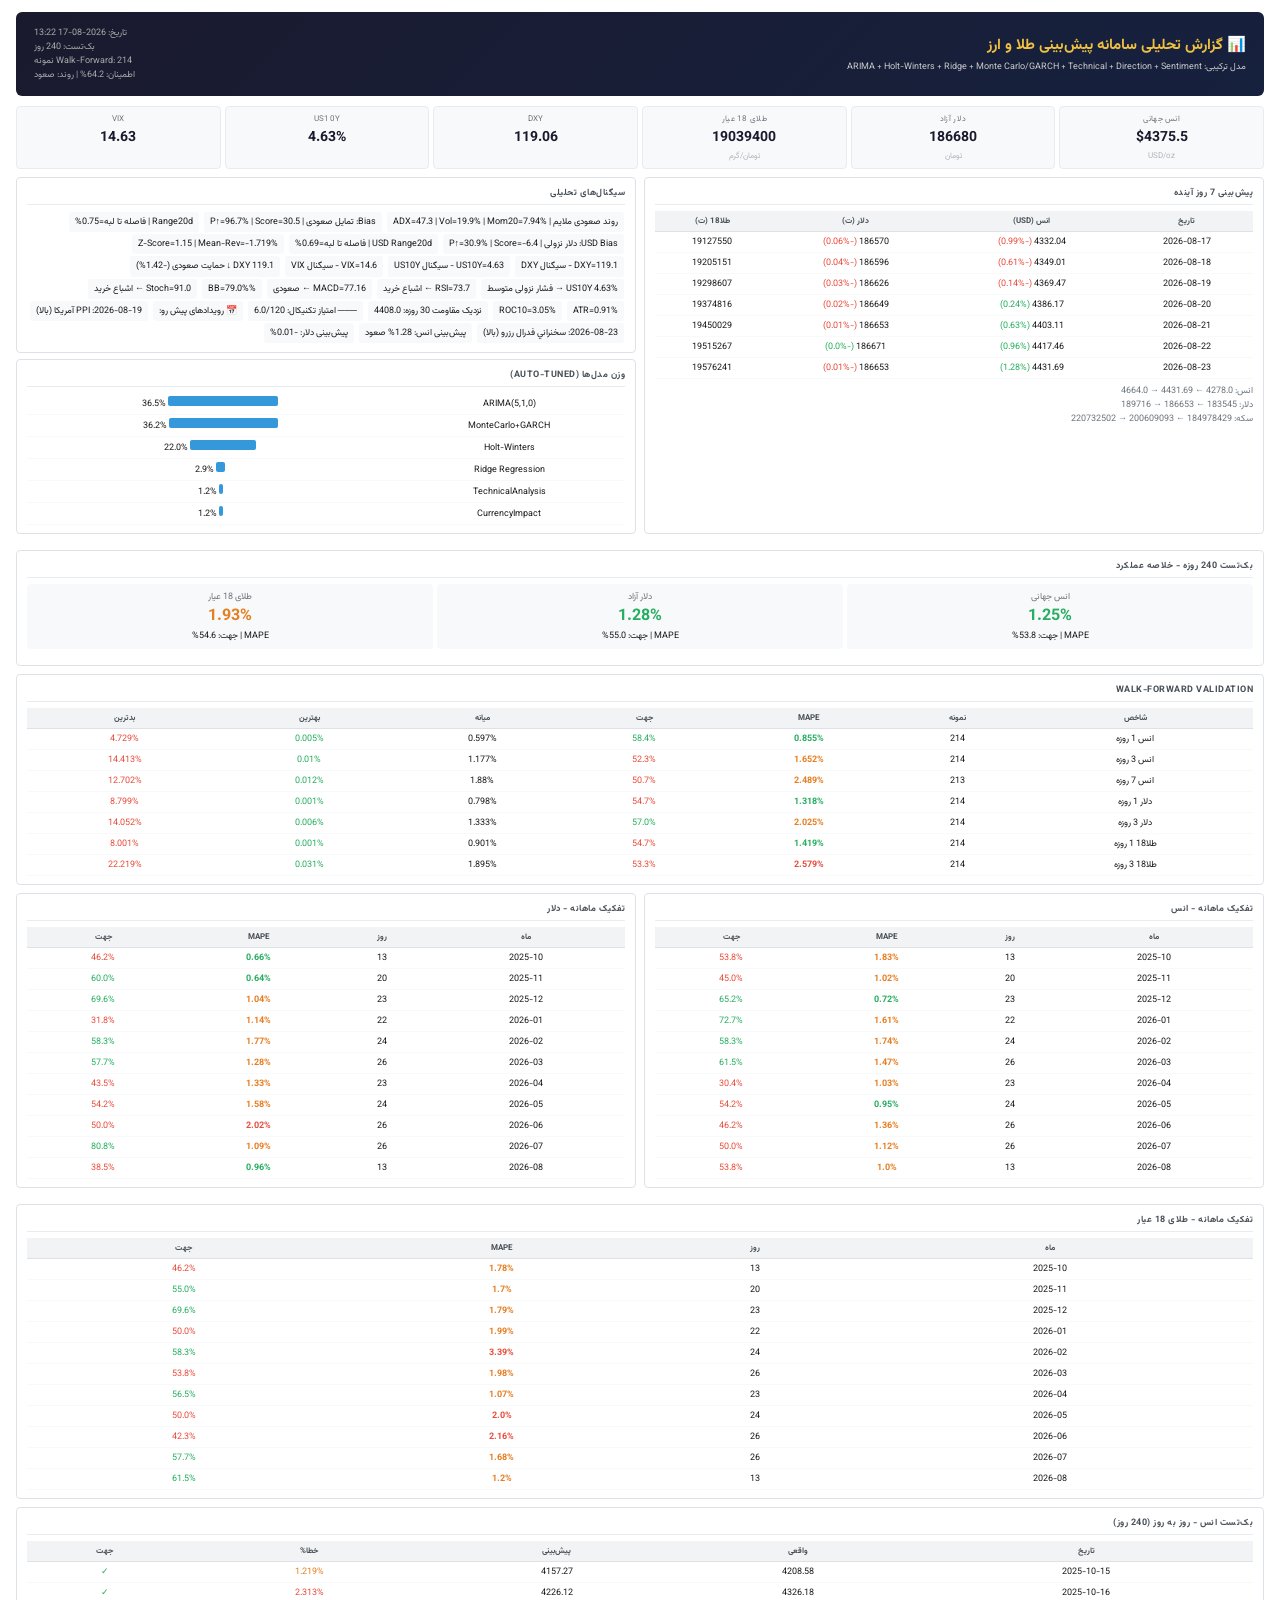
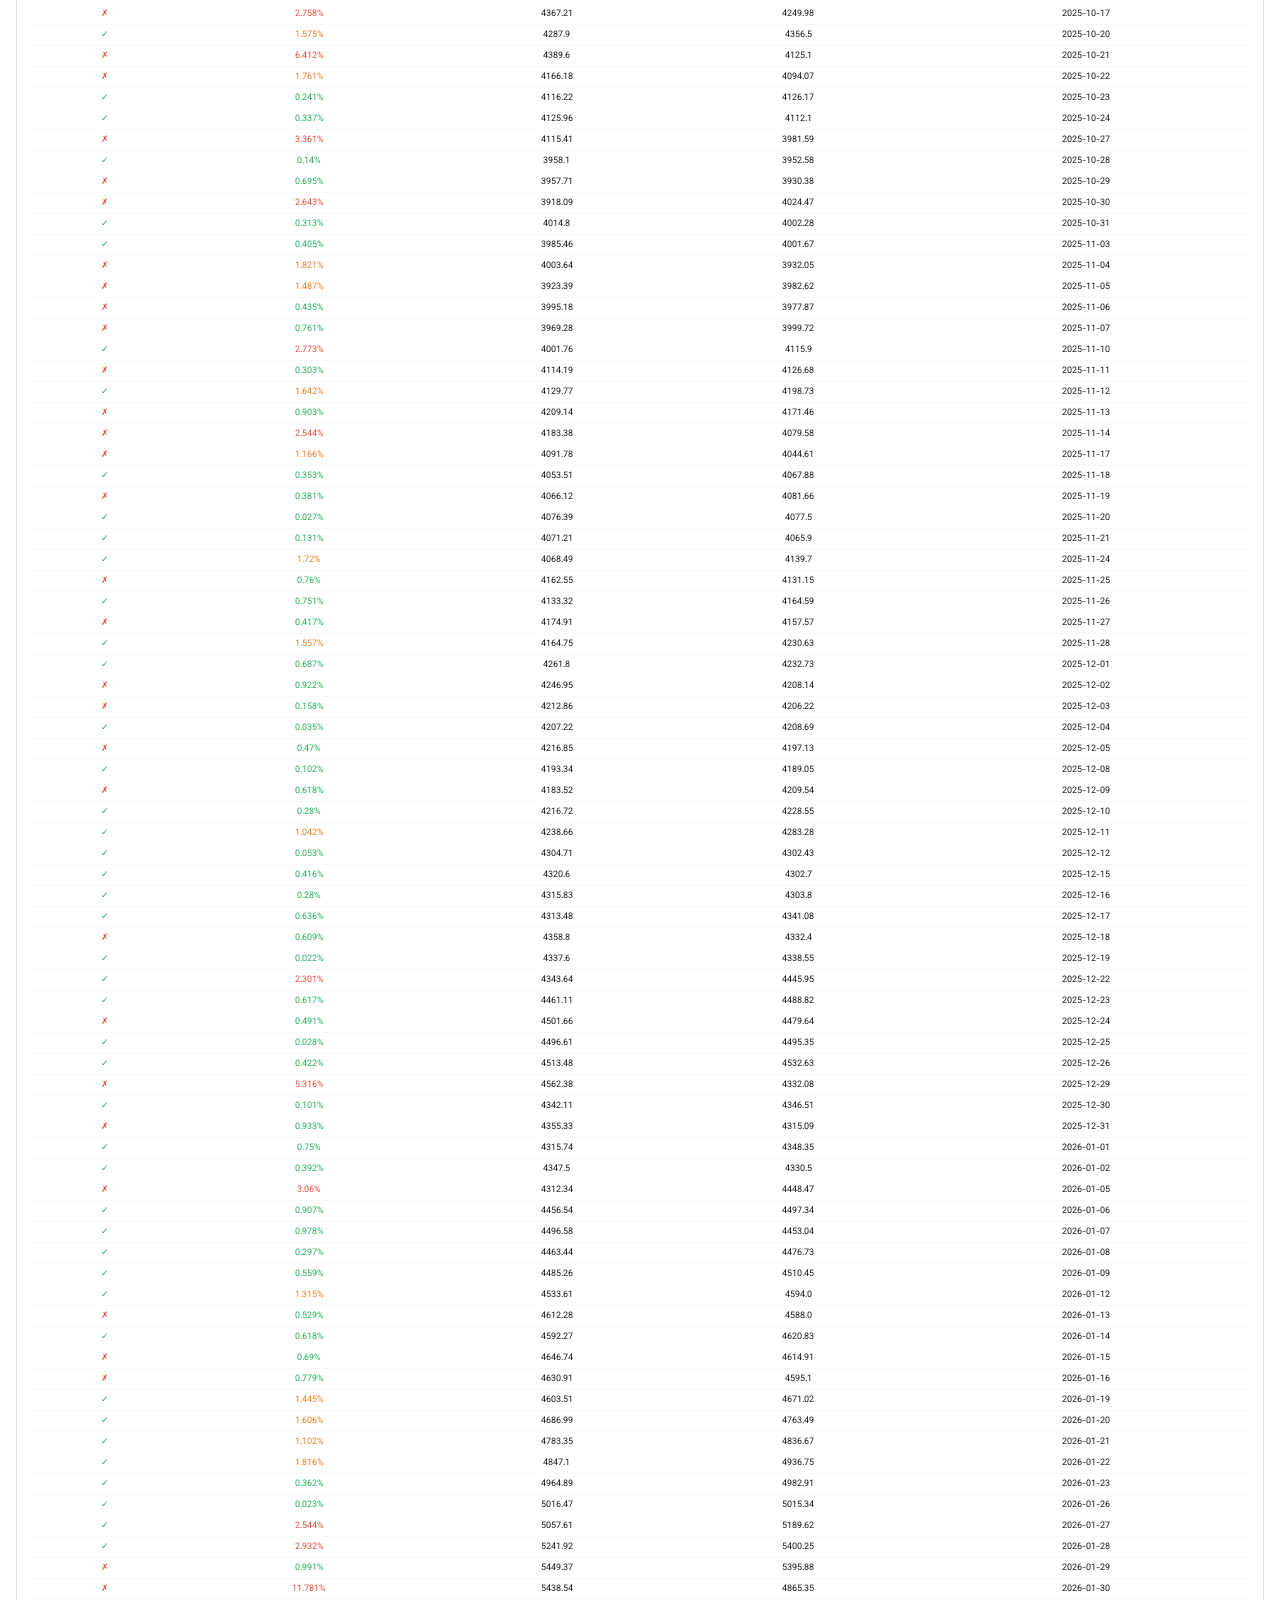
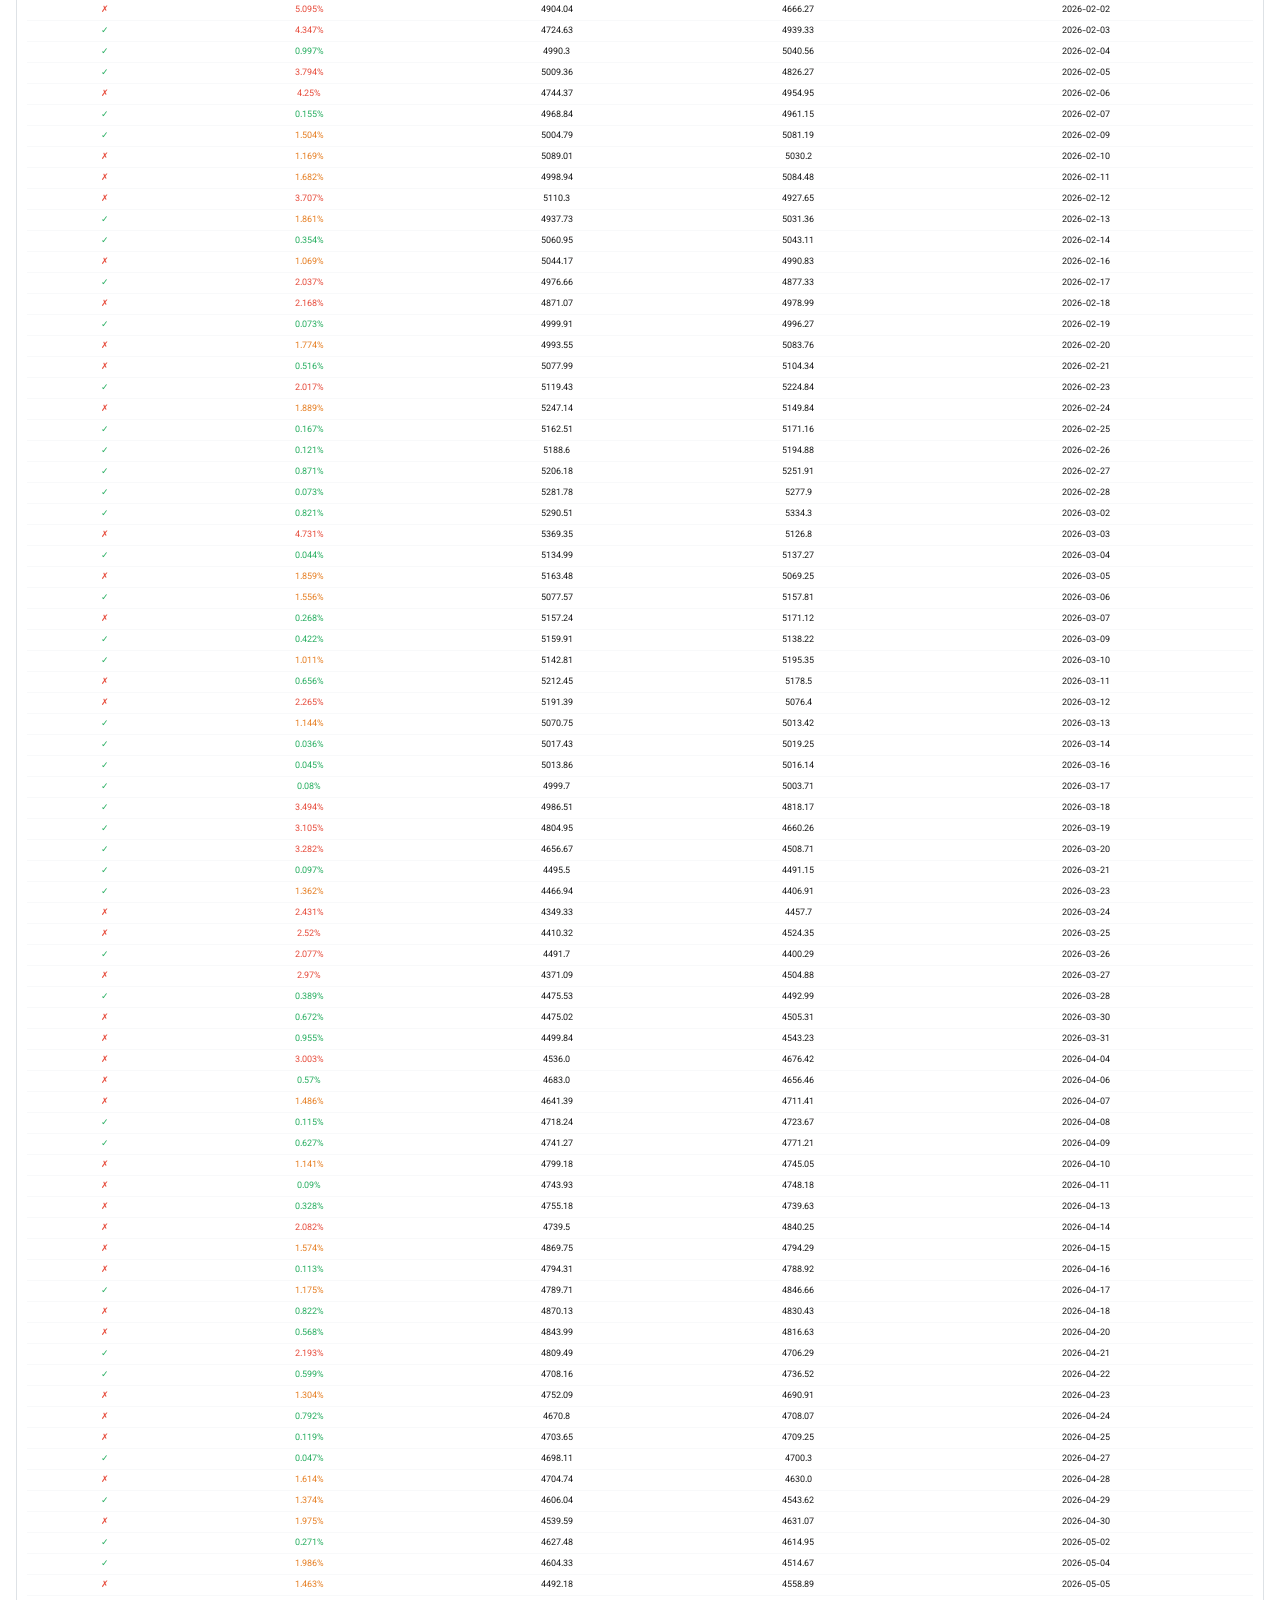
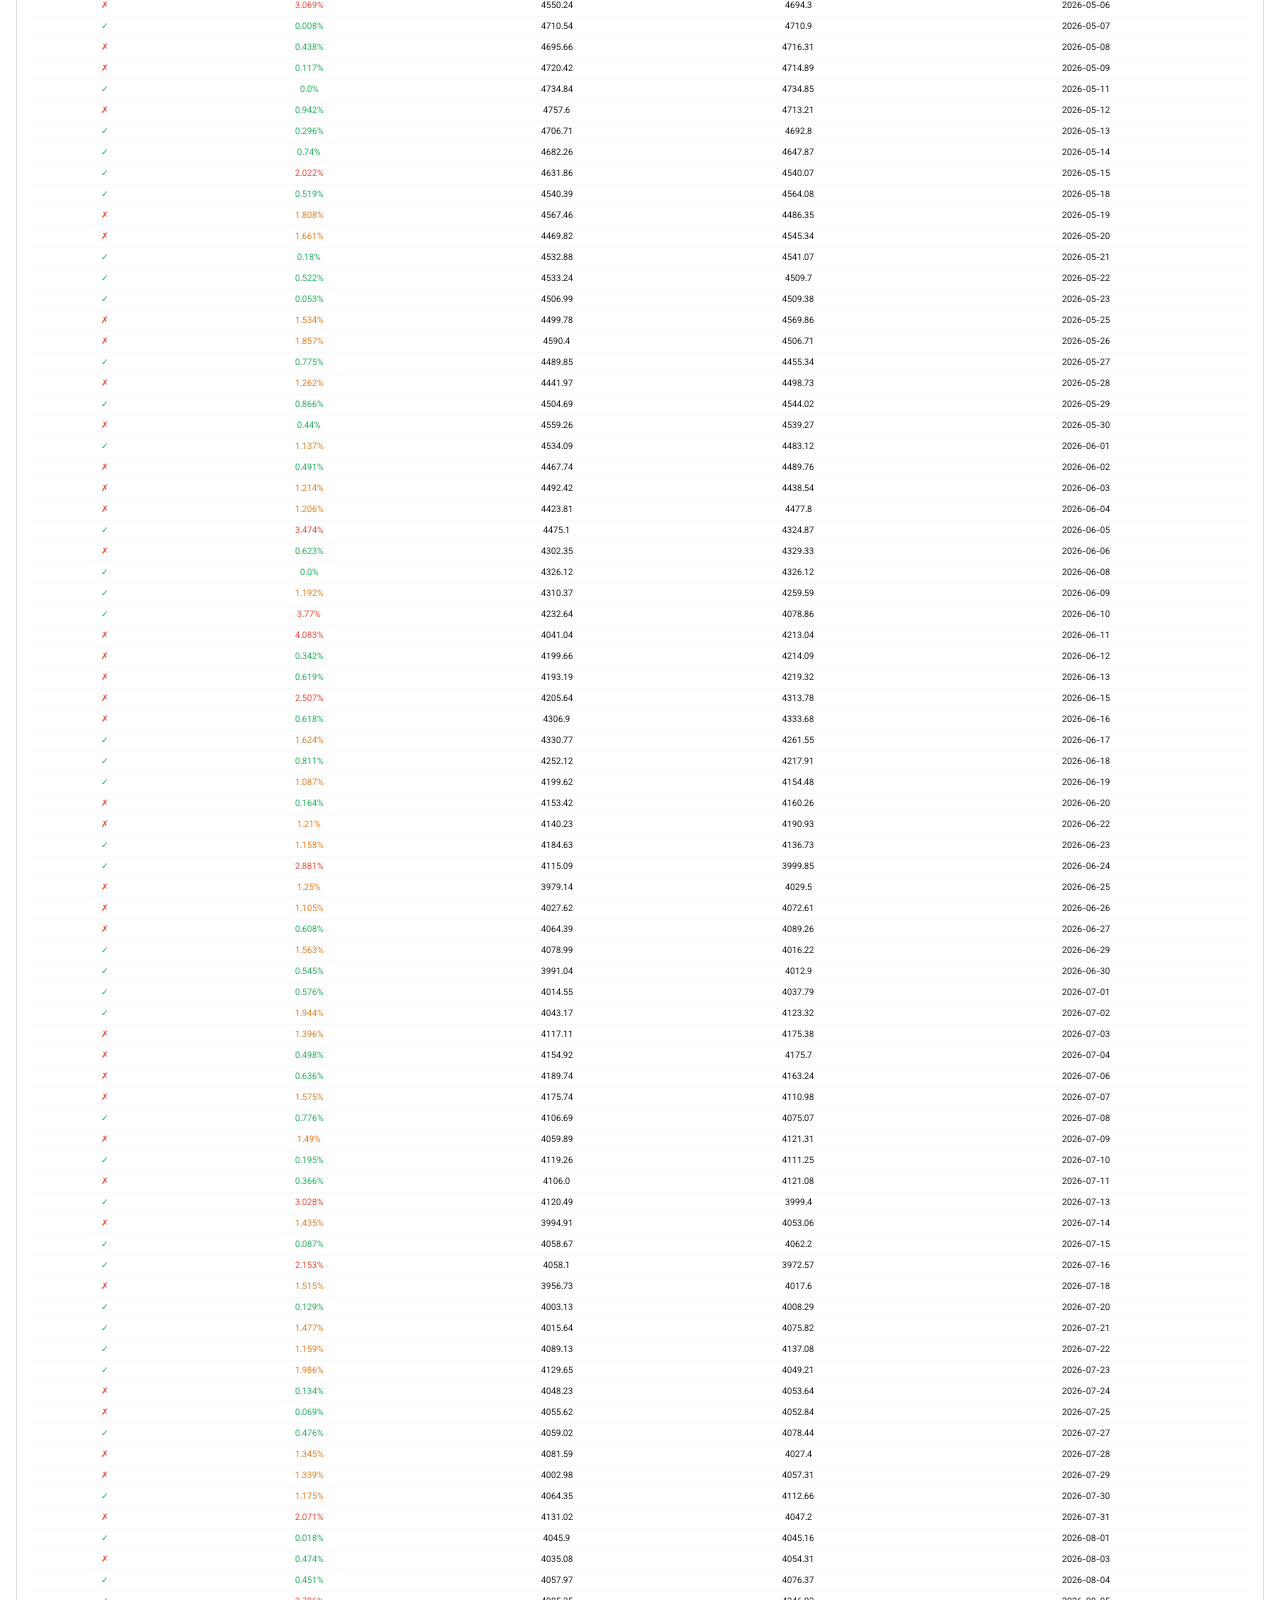
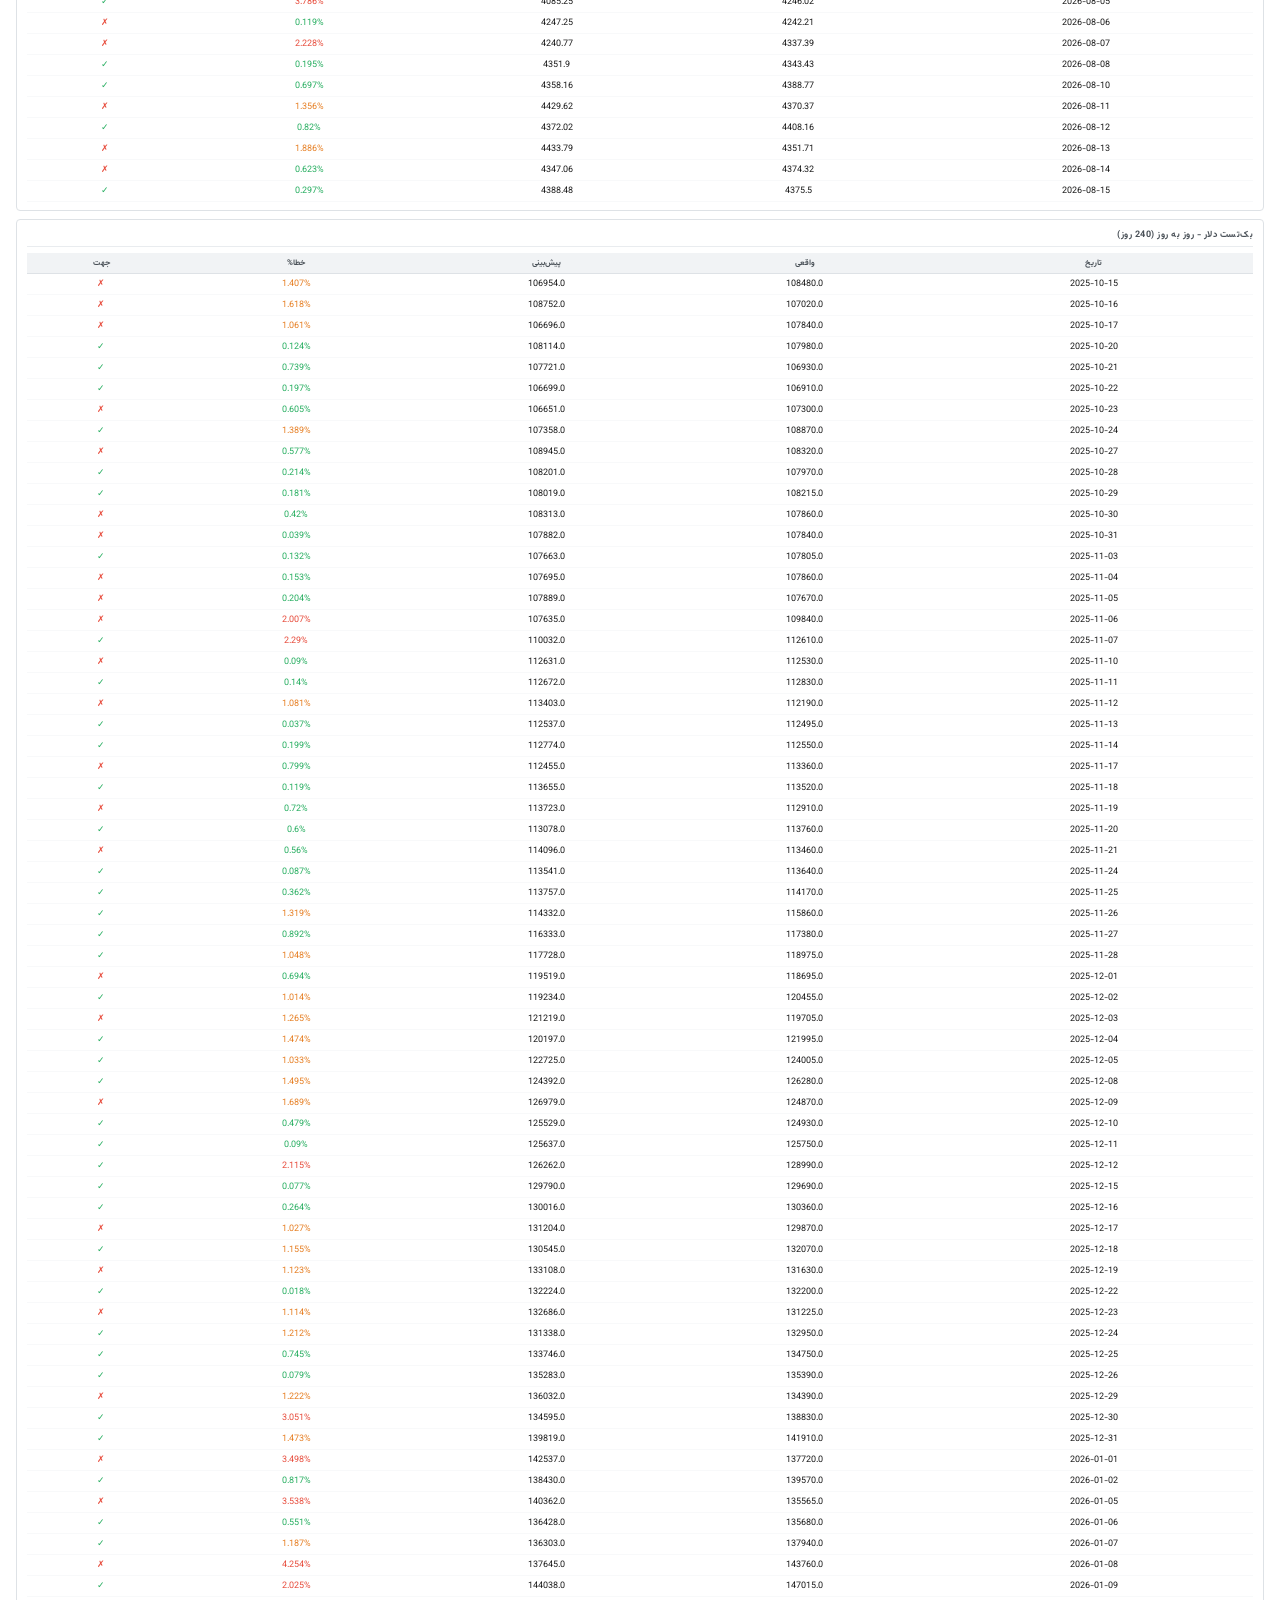
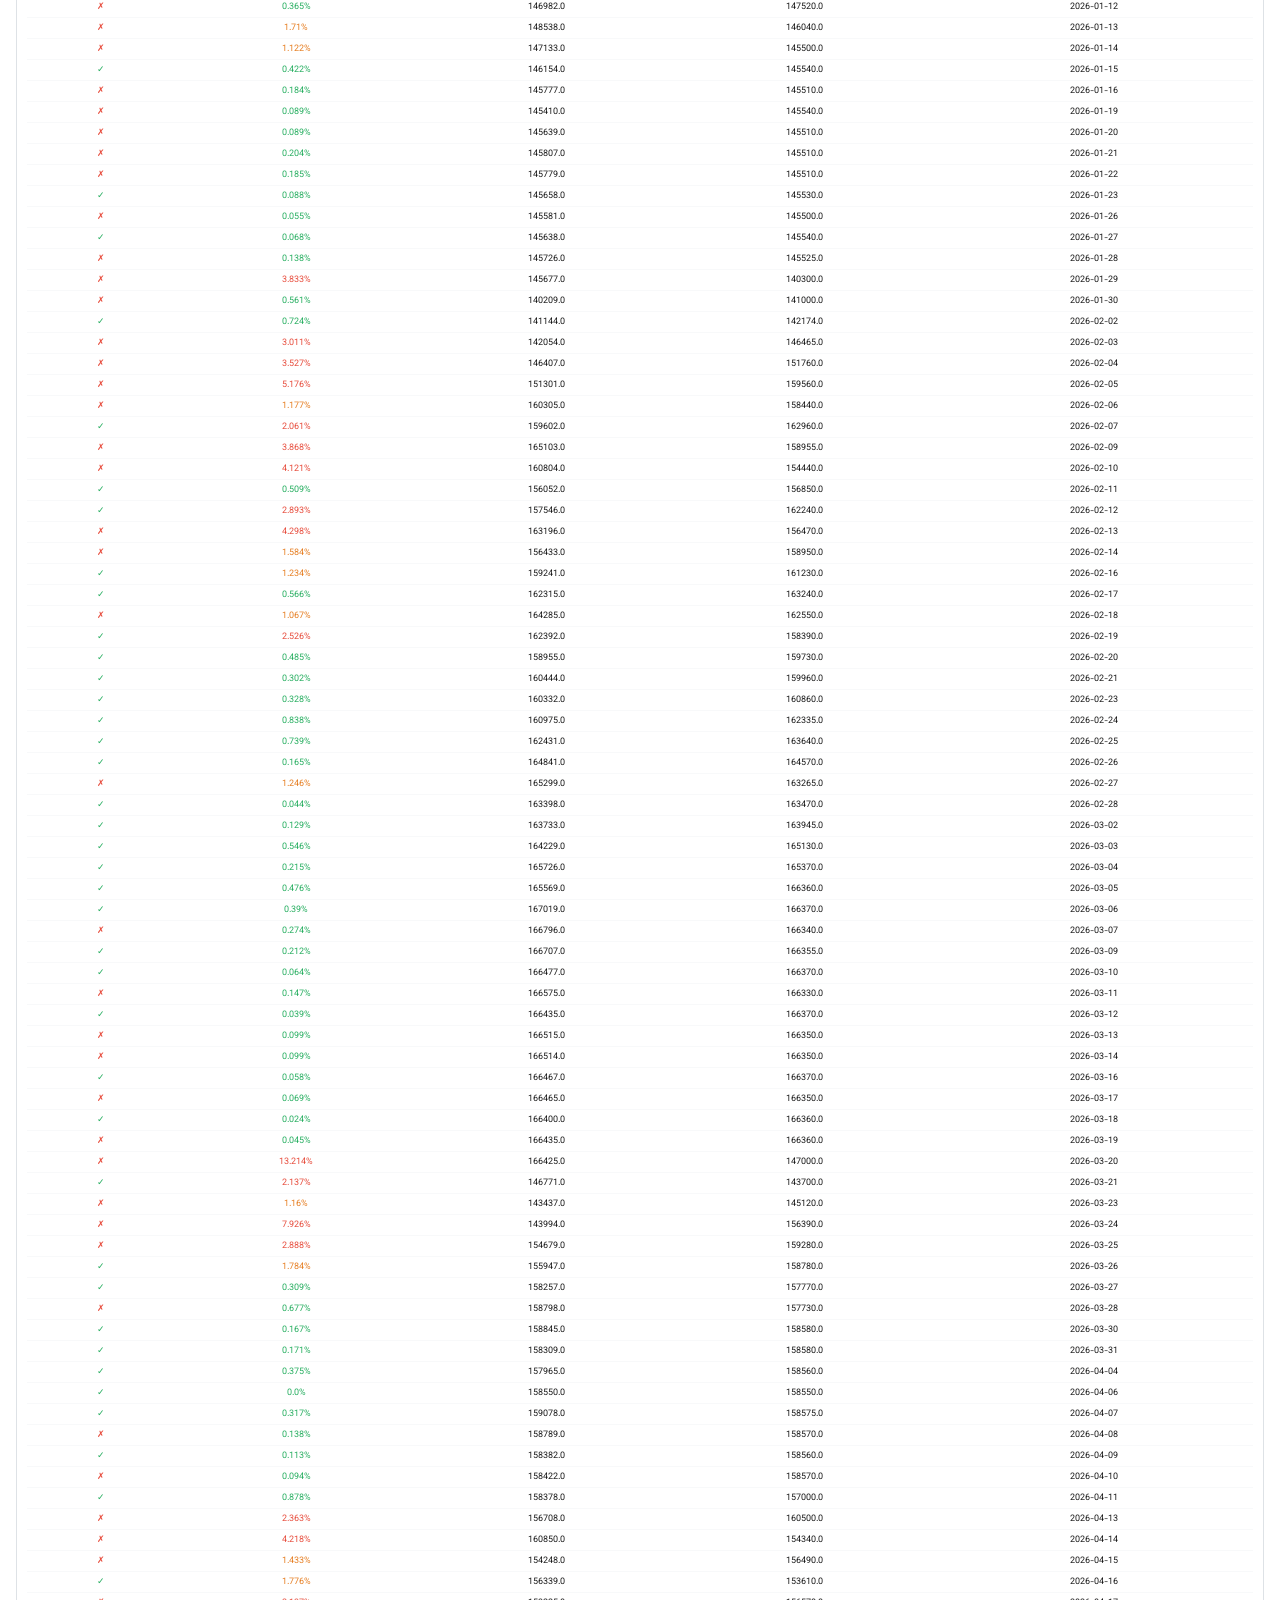
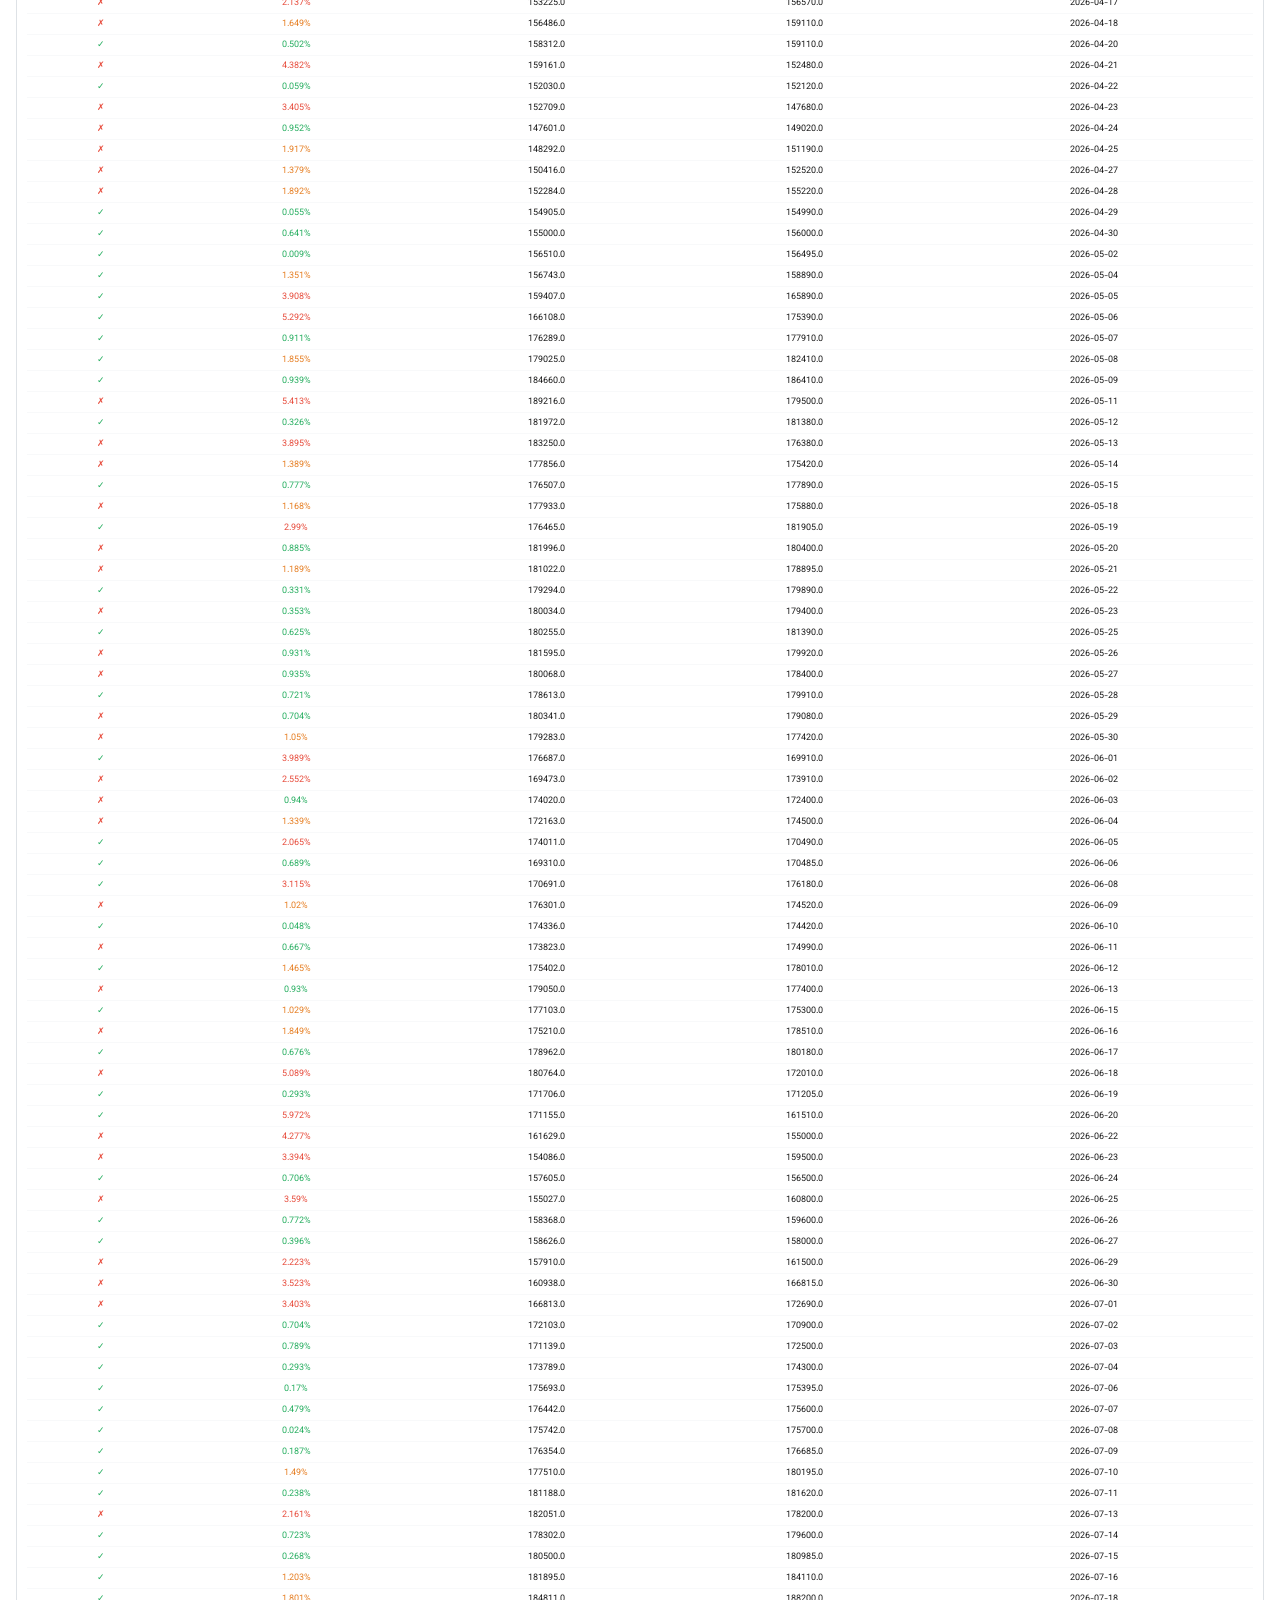
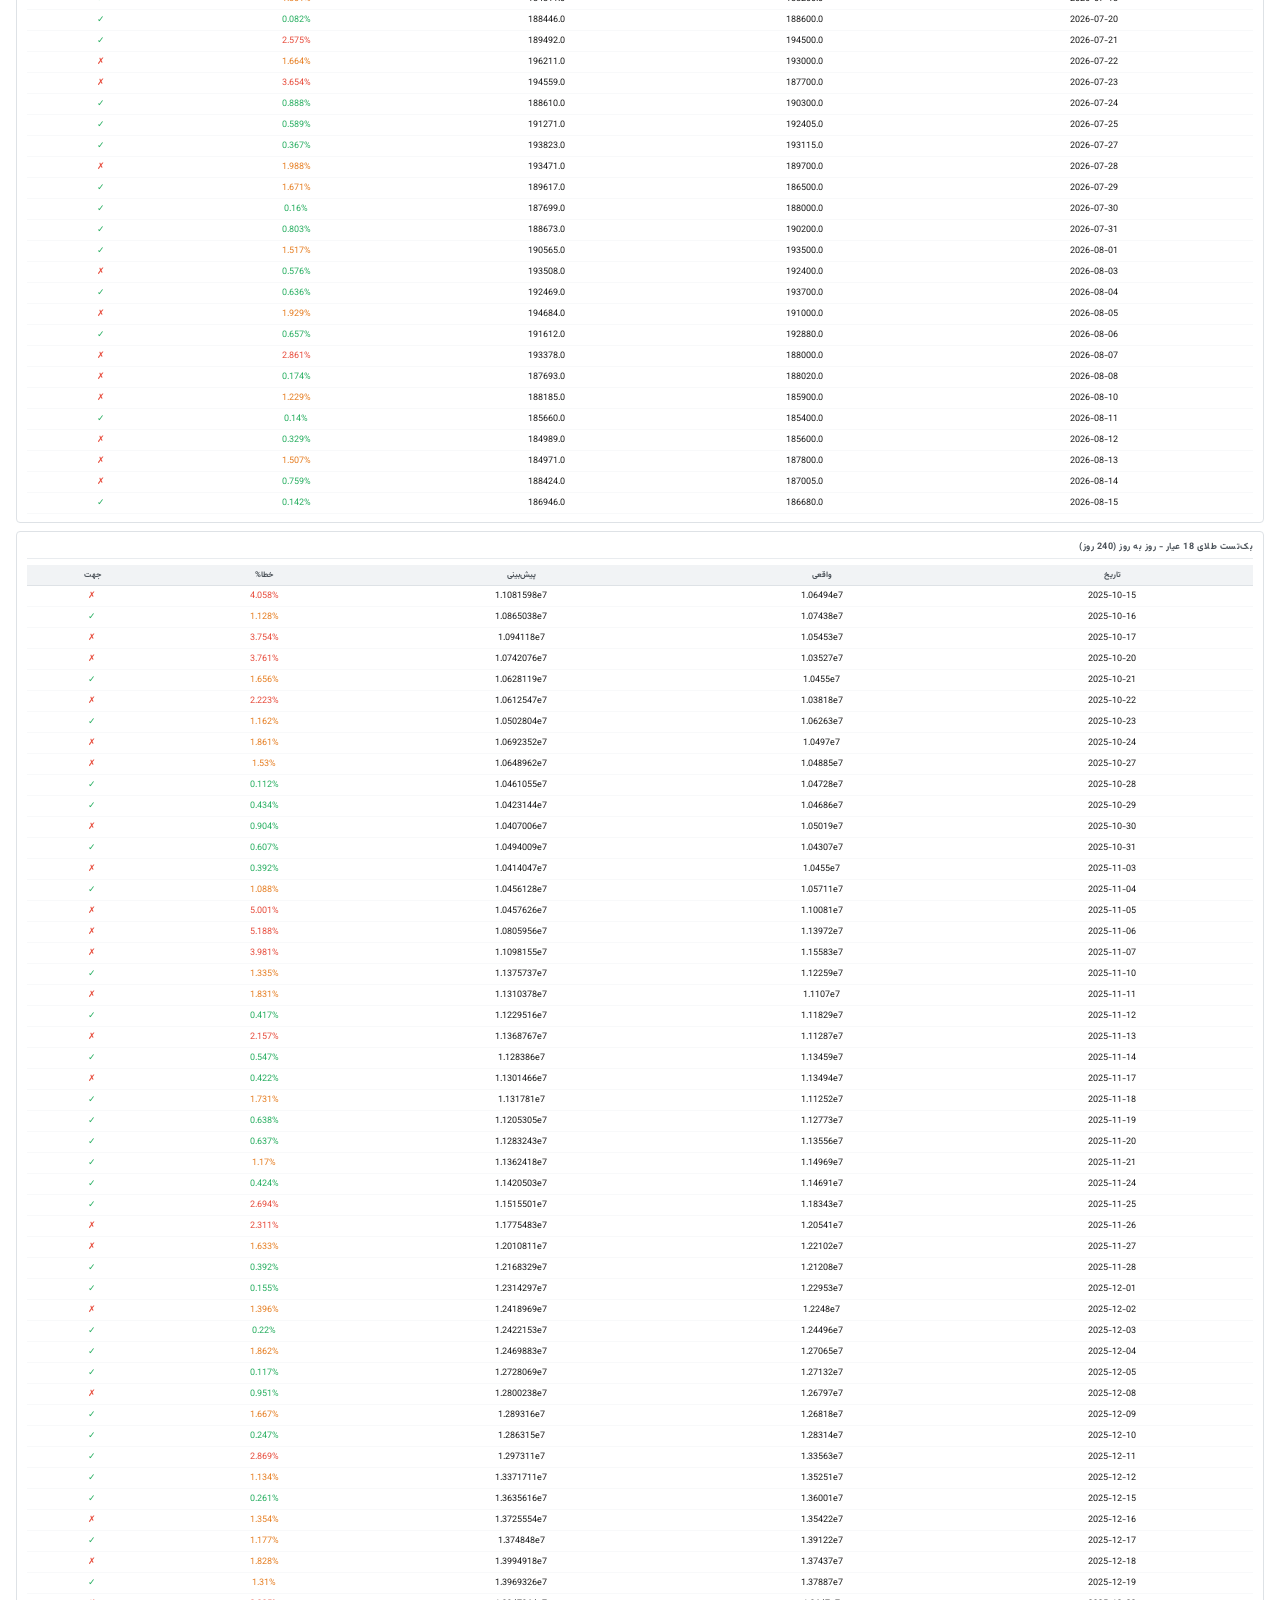
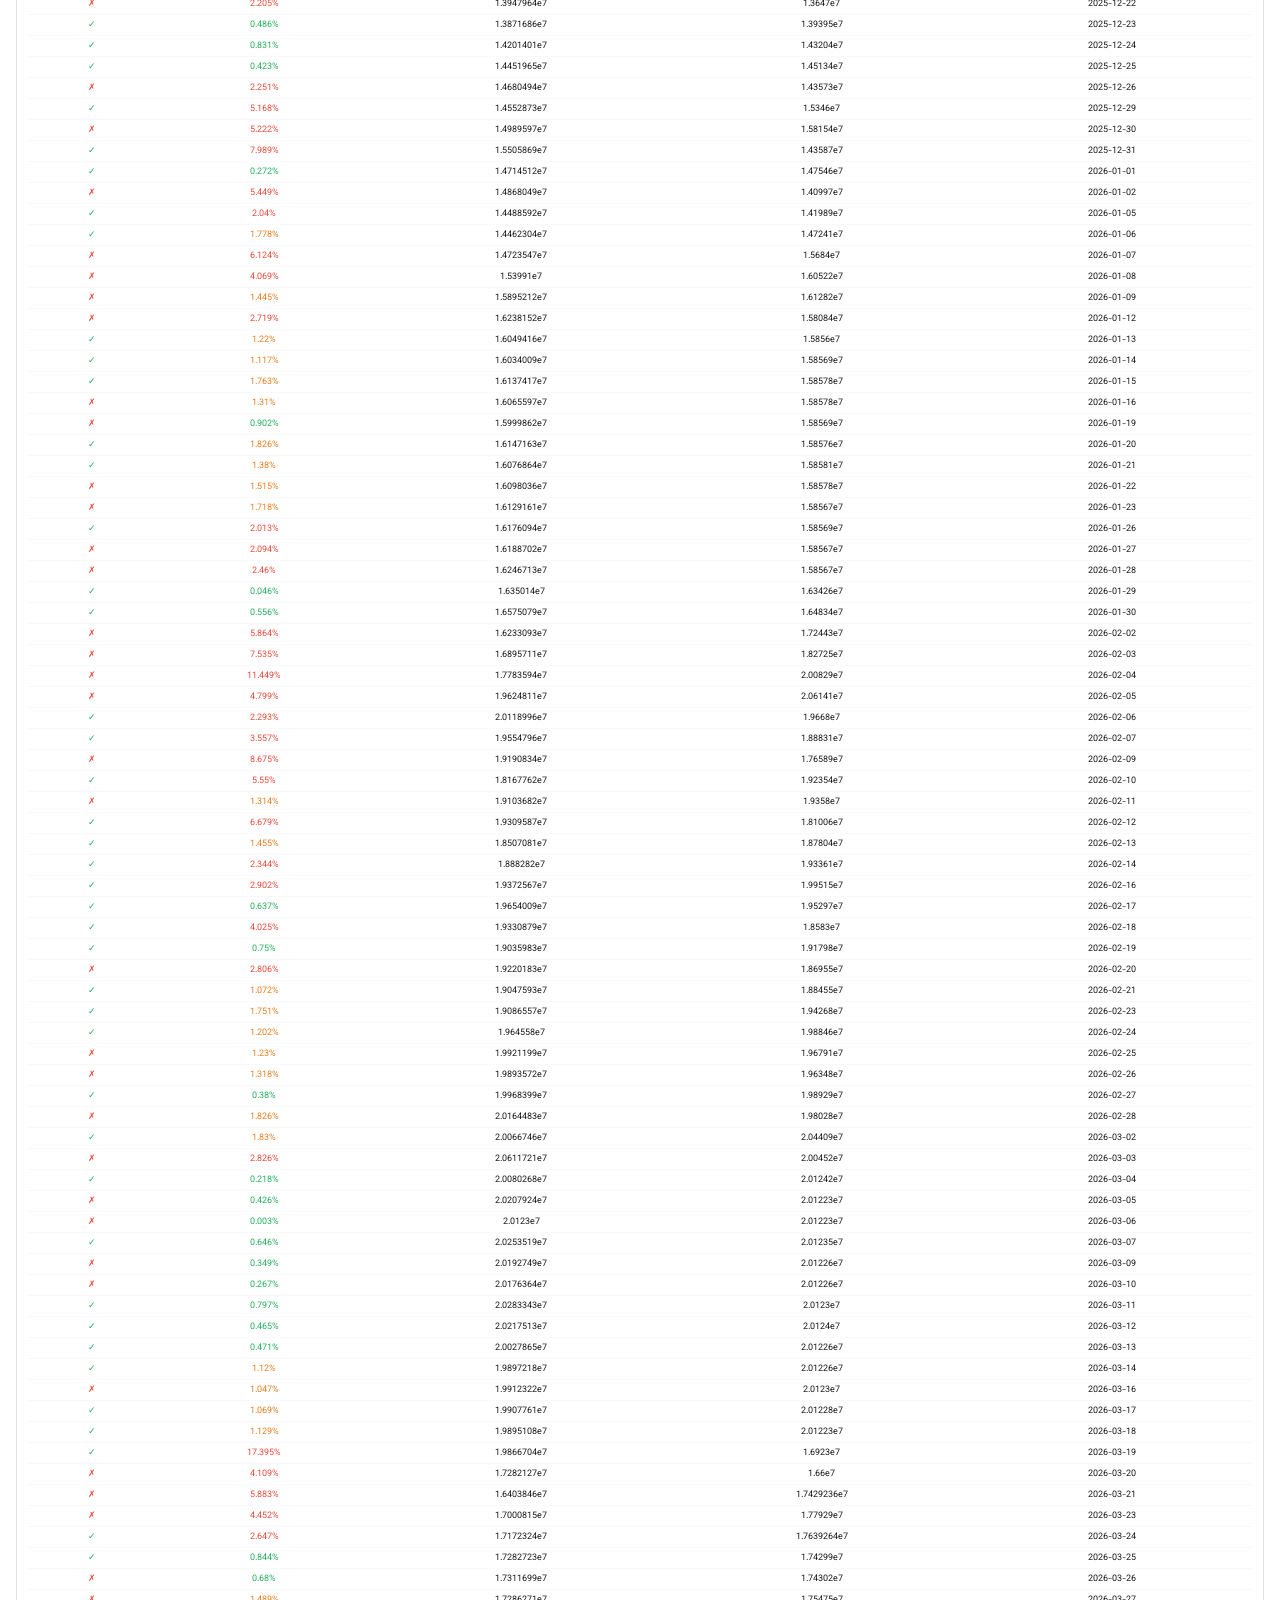
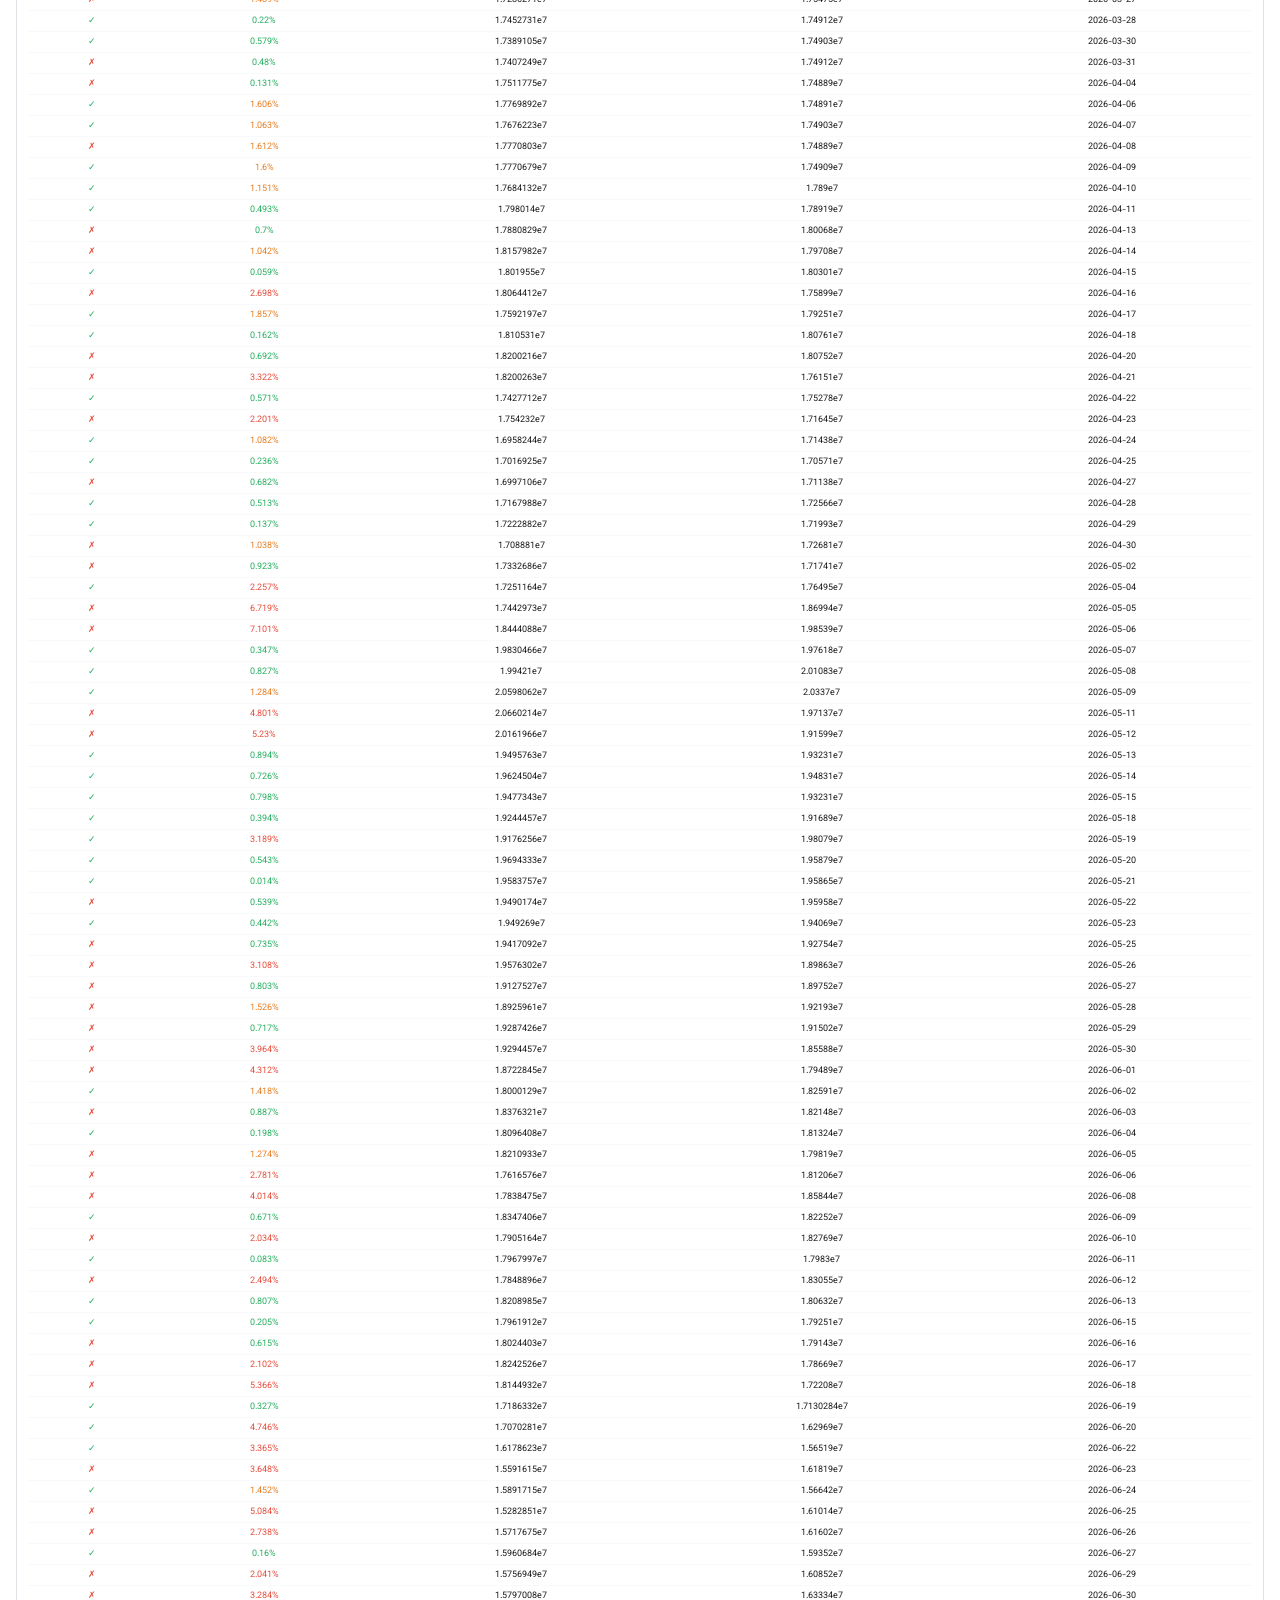
<file: _archive/old_reports/compact_report_20260817_1322.html>
<!DOCTYPE html>
<html lang="fa" dir="rtl">
<head>
<meta charset="UTF-8">
<title>گزارش تحلیلی طلا و ارز - 2026-08-17 13:22</title>
<style>
@import url('https://fonts.googleapis.com/css2?family=Vazirmatn:wght@400;500;600;700&display=swap');
*{margin:0;padding:0;box-sizing:border-box}
body{font-family:'Vazirmatn',sans-serif;background:#fff;color:#1a1a1a;font-size:10px;direction:rtl;padding:12px 16px}

/* Header */
.report-header{background:linear-gradient(135deg,#1a1a2e,#16213e);color:#fff;padding:14px 18px;border-radius:6px;margin-bottom:10px;display:flex;justify-content:space-between;align-items:center}
.report-header h1{font-size:15px;font-weight:700;color:#f0c040}
.report-header .meta{font-size:9px;color:#aaa;text-align:left}

/* KPI Row */
.kpi-row{display:grid;grid-template-columns:repeat(6,1fr);gap:4px;margin-bottom:8px}
.kpi{background:#f8f9fa;border:1px solid #e9ecef;border-radius:4px;padding:6px 8px;text-align:center}
.kpi-label{font-size:8px;color:#6c757d;text-transform:uppercase;letter-spacing:0.3px}
.kpi-value{font-size:14px;font-weight:700;color:#1a1a2e;margin-top:2px}
.kpi-sub{font-size:8px;color:#adb5bd;margin-top:1px}

/* Two column layout */
.two-col{display:grid;grid-template-columns:1fr 1fr;gap:8px;margin-bottom:8px}
.three-col{display:grid;grid-template-columns:1fr 1fr 1fr;gap:8px;margin-bottom:8px}

/* Section */
.section{background:#fff;border:1px solid #dee2e6;border-radius:4px;padding:8px 10px;margin-bottom:8px}
.section-title{font-size:9px;font-weight:700;color:#495057;text-transform:uppercase;letter-spacing:0.5px;border-bottom:1px solid #e9ecef;padding-bottom:4px;margin-bottom:6px}

/* Table */
table{width:100%;border-collapse:collapse;font-size:9px}
th{background:#f1f3f5;color:#495057;padding:4px 5px;text-align:center;font-weight:700;font-size:8px;border-bottom:1px solid #dee2e6}
td{padding:3px 5px;text-align:center;border-bottom:1px solid #f8f9fa}
tr:hover{background:#f8f9fa}

/* Stats bar */
.stat-row{display:flex;justify-content:space-between;padding:3px 0;border-bottom:1px solid #f8f9fa;font-size:9px}
.stat-label{color:#6c757d}
.stat-value{font-weight:600;color:#1a1a2e}

/* Badges */
.badge{padding:2px 6px;border-radius:3px;font-size:8px;font-weight:600}
.badge-good{background:#d4edda;color:#155724}
.badge-warn{background:#fff3cd;color:#856404}
.badge-bad{background:#f8d7da;color:#721c24}

/* Warning */
.warning{background:#fff3cd;border:1px solid #ffc107;border-radius:4px;padding:6px 10px;font-size:9px;color:#856404;text-align:center;margin-top:8px}

@media print{
  body{padding:8px 10px}
  @page{size:A4;margin:10mm}
  .no-break{page-break-inside:avoid}
}
</style>
</head>
<body>

<!-- Header -->
<div class="report-header">
  <div>
    <h1>📊 گزارش تحلیلی سامانه پیش‌بینی طلا و ارز</h1>
    <div style="font-size:9px;color:#ccc;margin-top:3px">مدل ترکیبی: ARIMA + Holt-Winters + Ridge + Monte Carlo/GARCH + Technical + Direction + Sentiment</div>
  </div>
  <div class="meta">
    <div>تاریخ: 2026-08-17 13:22</div>
    <div>بک‌تست: 240 روز</div>
    <div>Walk-Forward: 214 نمونه</div>
    <div>اطمینان: 64.2% | روند: صعود</div>
  </div>
</div>

<!-- KPIs -->
<div class="kpi-row">
  <div class="kpi"><div class="kpi-label">انس جهانی</div><div class="kpi-value">$4375.5</div><div class="kpi-sub">USD/oz</div></div>
  <div class="kpi"><div class="kpi-label">دلار آزاد</div><div class="kpi-value">186680</div><div class="kpi-sub">تومان</div></div>
  <div class="kpi"><div class="kpi-label">طلای 18 عیار</div><div class="kpi-value">19039400</div><div class="kpi-sub">تومان/گرم</div></div>
  <div class="kpi"><div class="kpi-label">DXY</div><div class="kpi-value">119.06</div></div>
  <div class="kpi"><div class="kpi-label">US10Y</div><div class="kpi-value">4.63%</div></div>
  <div class="kpi"><div class="kpi-label">VIX</div><div class="kpi-value">14.63</div></div>
</div>

<div class="two-col">
  <!-- Prediction -->
  <div class="section no-break">
    <div class="section-title">پیش‌بینی 7 روز آینده</div>
    <table>
      <tr><th>تاریخ</th><th>انس (USD)</th><th>دلار (ت)</th><th>طلا18 (ت)</th></tr>
      <tr><td>2026-08-17</td><td>4332.04 <span style='color:#e74c3c;font-size:9px'>(-0.99%)</span></td><td>186570 <span style='color:#e74c3c;font-size:9px'>(-0.06%)</span></td><td>19127550</td></tr><tr><td>2026-08-18</td><td>4349.01 <span style='color:#e74c3c;font-size:9px'>(-0.61%)</span></td><td>186596 <span style='color:#e74c3c;font-size:9px'>(-0.04%)</span></td><td>19205151</td></tr><tr><td>2026-08-19</td><td>4369.47 <span style='color:#e74c3c;font-size:9px'>(-0.14%)</span></td><td>186626 <span style='color:#e74c3c;font-size:9px'>(-0.03%)</span></td><td>19298607</td></tr><tr><td>2026-08-20</td><td>4386.17 <span style='color:#27ae60;font-size:9px'>(0.24%)</span></td><td>186649 <span style='color:#e74c3c;font-size:9px'>(-0.02%)</span></td><td>19374816</td></tr><tr><td>2026-08-21</td><td>4403.11 <span style='color:#27ae60;font-size:9px'>(0.63%)</span></td><td>186653 <span style='color:#e74c3c;font-size:9px'>(-0.01%)</span></td><td>19450029</td></tr><tr><td>2026-08-22</td><td>4417.46 <span style='color:#27ae60;font-size:9px'>(0.96%)</span></td><td>186671 <span style='color:#27ae60;font-size:9px'>(-0.0%)</span></td><td>19515267</td></tr><tr><td>2026-08-23</td><td>4431.69 <span style='color:#27ae60;font-size:9px'>(1.28%)</span></td><td>186653 <span style='color:#e74c3c;font-size:9px'>(-0.01%)</span></td><td>19576241</td></tr>
    </table>
    <div style="margin-top:5px;font-size:9px;color:#6c757d">
      <div>انس: 4278.0 ← 4431.69 → 4664.0</div>
      <div>دلار: 183545 ← 186653 → 189716</div>
      <div>سکه: 184978429 ← 200609093 → 220732502</div>
    </div>
  </div>

  <!-- Signals + Weights -->
  <div>
    <div class="section no-break" style="margin-bottom:6px">
      <div class="section-title">سیگنال‌های تحلیلی</div>
      <div style="line-height:1.8"><span style='background:#f8f9fa;padding:2px 6px;border-radius:3px;font-size:9px;margin:1px;display:inline-block'>روند صعودی ملایم | ADX=47.3 | Vol=19.9% | Mom20=7.94%</span>
<span style='background:#f8f9fa;padding:2px 6px;border-radius:3px;font-size:9px;margin:1px;display:inline-block'>Bias: تمایل صعودی | P↑=96.7% | Score=30.5</span>
<span style='background:#f8f9fa;padding:2px 6px;border-radius:3px;font-size:9px;margin:1px;display:inline-block'>Range20d | فاصله تا لبه=0.75%</span>
<span style='background:#f8f9fa;padding:2px 6px;border-radius:3px;font-size:9px;margin:1px;display:inline-block'>USD Bias: دلار نزولی | P↑=30.9% | Score=-6.4</span>
<span style='background:#f8f9fa;padding:2px 6px;border-radius:3px;font-size:9px;margin:1px;display:inline-block'>USD Range20d | فاصله تا لبه=0.69%</span>
<span style='background:#f8f9fa;padding:2px 6px;border-radius:3px;font-size:9px;margin:1px;display:inline-block'>Z-Score=1.15 | Mean-Rev=-1.719%</span>
<span style='background:#f8f9fa;padding:2px 6px;border-radius:3px;font-size:9px;margin:1px;display:inline-block'>DXY=119.1 - سیگنال DXY</span>
<span style='background:#f8f9fa;padding:2px 6px;border-radius:3px;font-size:9px;margin:1px;display:inline-block'>US10Y=4.63 - سیگنال US10Y</span>
<span style='background:#f8f9fa;padding:2px 6px;border-radius:3px;font-size:9px;margin:1px;display:inline-block'>VIX=14.6 - سیگنال VIX</span>
<span style='background:#f8f9fa;padding:2px 6px;border-radius:3px;font-size:9px;margin:1px;display:inline-block'>DXY 119.1 ↓ حمایت صعودی (-1.42%)</span>
<span style='background:#f8f9fa;padding:2px 6px;border-radius:3px;font-size:9px;margin:1px;display:inline-block'>US10Y 4.63% → فشار نزولی متوسط</span>
<span style='background:#f8f9fa;padding:2px 6px;border-radius:3px;font-size:9px;margin:1px;display:inline-block'>RSI=73.7 ← اشباع خرید</span>
<span style='background:#f8f9fa;padding:2px 6px;border-radius:3px;font-size:9px;margin:1px;display:inline-block'>MACD=77.16 ← صعودی</span>
<span style='background:#f8f9fa;padding:2px 6px;border-radius:3px;font-size:9px;margin:1px;display:inline-block'>%BB=79.0%</span>
<span style='background:#f8f9fa;padding:2px 6px;border-radius:3px;font-size:9px;margin:1px;display:inline-block'>Stoch=91.0 ← اشباع خرید</span>
<span style='background:#f8f9fa;padding:2px 6px;border-radius:3px;font-size:9px;margin:1px;display:inline-block'>ATR=0.91%</span>
<span style='background:#f8f9fa;padding:2px 6px;border-radius:3px;font-size:9px;margin:1px;display:inline-block'>ROC10=3.05%</span>
<span style='background:#f8f9fa;padding:2px 6px;border-radius:3px;font-size:9px;margin:1px;display:inline-block'>نزدیک مقاومت 30 روزه: 4408.0</span>
<span style='background:#f8f9fa;padding:2px 6px;border-radius:3px;font-size:9px;margin:1px;display:inline-block'>─── امتیاز تکنیکال: 6.0/120</span>
<span style='background:#f8f9fa;padding:2px 6px;border-radius:3px;font-size:9px;margin:1px;display:inline-block'>📅 رویدادهای پیش رو:</span>
<span style='background:#f8f9fa;padding:2px 6px;border-radius:3px;font-size:9px;margin:1px;display:inline-block'>  2026-08-19: PPI آمريكا (بالا)</span>
<span style='background:#f8f9fa;padding:2px 6px;border-radius:3px;font-size:9px;margin:1px;display:inline-block'>  2026-08-23: سخنراني فدرال رزرو (بالا)</span>
<span style='background:#f8f9fa;padding:2px 6px;border-radius:3px;font-size:9px;margin:1px;display:inline-block'>پیش‌بینی انس: 1.28% صعود</span>
<span style='background:#f8f9fa;padding:2px 6px;border-radius:3px;font-size:9px;margin:1px;display:inline-block'>پیش‌بینی دلار: -0.01%</span></div>
    </div>
    <div class="section no-break">
      <div class="section-title">وزن مدل‌ها (Auto-Tuned)</div>
      <table><tr><td>ARIMA(5,1,0)</td><td><div style='background:#3498db;width:110px;height:10px;display:inline-block;border-radius:2px'></div> 36.5%</td></tr><tr><td>MonteCarlo+GARCH</td><td><div style='background:#3498db;width:109px;height:10px;display:inline-block;border-radius:2px'></div> 36.2%</td></tr><tr><td>Holt-Winters</td><td><div style='background:#3498db;width:66px;height:10px;display:inline-block;border-radius:2px'></div> 22.0%</td></tr><tr><td>Ridge Regression</td><td><div style='background:#3498db;width:9px;height:10px;display:inline-block;border-radius:2px'></div> 2.9%</td></tr><tr><td>TechnicalAnalysis</td><td><div style='background:#3498db;width:4px;height:10px;display:inline-block;border-radius:2px'></div> 1.2%</td></tr><tr><td>CurrencyImpact</td><td><div style='background:#3498db;width:4px;height:10px;display:inline-block;border-radius:2px'></div> 1.2%</td></tr></table>
    </div>
  </div>
</div>

<!-- Backtest Summary -->
<div class="section no-break">
  <div class="section-title">بک‌تست 240 روزه - خلاصه عملکرد</div>
  <div class="three-col" style="gap:4px">
    <div style="text-align:center;padding:6px;background:#f8f9fa;border-radius:4px">
      <div style="font-size:9px;color:#6c757d">انس جهانی</div>
      <div style="font-size:16px;font-weight:700;color:#27ae60">1.25%</div>
      <div style="font-size:9px">MAPE | جهت: 53.8%</div>
    </div>
    <div style="text-align:center;padding:6px;background:#f8f9fa;border-radius:4px">
      <div style="font-size:9px;color:#6c757d">دلار آزاد</div>
      <div style="font-size:16px;font-weight:700;color:#27ae60">1.28%</div>
      <div style="font-size:9px">MAPE | جهت: 55.0%</div>
    </div>
    <div style="text-align:center;padding:6px;background:#f8f9fa;border-radius:4px">
      <div style="font-size:9px;color:#6c757d">طلای 18 عیار</div>
      <div style="font-size:16px;font-weight:700;color:#e67e22">1.93%</div>
      <div style="font-size:9px">MAPE | جهت: 54.6%</div>
    </div>
  </div>
</div>

<!-- Walk-Forward -->
<div class="section no-break">
  <div class="section-title">Walk-Forward Validation</div>
  <table>
    <tr><th>شاخص</th><th>نمونه</th><th>MAPE</th><th>جهت</th><th>میانه</th><th>بهترین</th><th>بدترین</th></tr>
    <tr><td>انس 1 روزه</td><td>214</td><td style='color:#27ae60'><b>0.855%</b></td><td style='color:#27ae60'>58.4%</td><td>0.597%</td><td style='color:#27ae60'>0.005%</td><td style='color:#e74c3c'>4.729%</td></tr>
    <tr><td>انس 3 روزه</td><td>214</td><td style='color:#e67e22'><b>1.652%</b></td><td style='color:#e74c3c'>52.3%</td><td>1.177%</td><td style='color:#27ae60'>0.01%</td><td style='color:#e74c3c'>14.413%</td></tr>
    <tr><td>انس 7 روزه</td><td>213</td><td style='color:#e67e22'><b>2.489%</b></td><td style='color:#e74c3c'>50.7%</td><td>1.88%</td><td style='color:#27ae60'>0.012%</td><td style='color:#e74c3c'>12.702%</td></tr>
    <tr><td>دلار 1 روزه</td><td>214</td><td style='color:#27ae60'><b>1.318%</b></td><td style='color:#e74c3c'>54.7%</td><td>0.798%</td><td style='color:#27ae60'>0.001%</td><td style='color:#e74c3c'>8.799%</td></tr>
    <tr><td>دلار 3 روزه</td><td>214</td><td style='color:#e67e22'><b>2.025%</b></td><td style='color:#27ae60'>57.0%</td><td>1.333%</td><td style='color:#27ae60'>0.006%</td><td style='color:#e74c3c'>14.052%</td></tr>
    <tr><td>طلا18 1 روزه</td><td>214</td><td style='color:#27ae60'><b>1.419%</b></td><td style='color:#e74c3c'>54.7%</td><td>0.901%</td><td style='color:#27ae60'>0.001%</td><td style='color:#e74c3c'>8.001%</td></tr>
    <tr><td>طلا18 3 روزه</td><td>214</td><td style='color:#e74c3c'><b>2.579%</b></td><td style='color:#e74c3c'>53.3%</td><td>1.895%</td><td style='color:#27ae60'>0.031%</td><td style='color:#e74c3c'>22.219%</td></tr>
  </table>
</div>

<div class="two-col">
  <!-- Monthly Gold -->
  <div class="section no-break">
    <div class="section-title">تفکیک ماهانه - انس</div>
    <table>
      <tr><th>ماه</th><th>روز</th><th>MAPE</th><th>جهت</th></tr>
      <tr><td>2025-10</td><td>13</td><td style='color:#e67e22'><b>1.83%</b></td><td style='color:#e74c3c'>53.8%</td></tr><tr><td>2025-11</td><td>20</td><td style='color:#e67e22'><b>1.02%</b></td><td style='color:#e74c3c'>45.0%</td></tr><tr><td>2025-12</td><td>23</td><td style='color:#27ae60'><b>0.72%</b></td><td style='color:#27ae60'>65.2%</td></tr><tr><td>2026-01</td><td>22</td><td style='color:#e67e22'><b>1.61%</b></td><td style='color:#27ae60'>72.7%</td></tr><tr><td>2026-02</td><td>24</td><td style='color:#e67e22'><b>1.74%</b></td><td style='color:#27ae60'>58.3%</td></tr><tr><td>2026-03</td><td>26</td><td style='color:#e67e22'><b>1.47%</b></td><td style='color:#27ae60'>61.5%</td></tr><tr><td>2026-04</td><td>23</td><td style='color:#e67e22'><b>1.03%</b></td><td style='color:#e74c3c'>30.4%</td></tr><tr><td>2026-05</td><td>24</td><td style='color:#27ae60'><b>0.95%</b></td><td style='color:#e74c3c'>54.2%</td></tr><tr><td>2026-06</td><td>26</td><td style='color:#e67e22'><b>1.36%</b></td><td style='color:#e74c3c'>46.2%</td></tr><tr><td>2026-07</td><td>26</td><td style='color:#e67e22'><b>1.12%</b></td><td style='color:#e74c3c'>50.0%</td></tr><tr><td>2026-08</td><td>13</td><td style='color:#e67e22'><b>1.0%</b></td><td style='color:#e74c3c'>53.8%</td></tr>
    </table>
  </div>

  <!-- Monthly USD -->
  <div class="section no-break">
    <div class="section-title">تفکیک ماهانه - دلار</div>
    <table>
      <tr><th>ماه</th><th>روز</th><th>MAPE</th><th>جهت</th></tr>
      <tr><td>2025-10</td><td>13</td><td style='color:#27ae60'><b>0.66%</b></td><td style='color:#e74c3c'>46.2%</td></tr><tr><td>2025-11</td><td>20</td><td style='color:#27ae60'><b>0.64%</b></td><td style='color:#27ae60'>60.0%</td></tr><tr><td>2025-12</td><td>23</td><td style='color:#e67e22'><b>1.04%</b></td><td style='color:#27ae60'>69.6%</td></tr><tr><td>2026-01</td><td>22</td><td style='color:#e67e22'><b>1.14%</b></td><td style='color:#e74c3c'>31.8%</td></tr><tr><td>2026-02</td><td>24</td><td style='color:#e67e22'><b>1.77%</b></td><td style='color:#27ae60'>58.3%</td></tr><tr><td>2026-03</td><td>26</td><td style='color:#e67e22'><b>1.28%</b></td><td style='color:#27ae60'>57.7%</td></tr><tr><td>2026-04</td><td>23</td><td style='color:#e67e22'><b>1.33%</b></td><td style='color:#e74c3c'>43.5%</td></tr><tr><td>2026-05</td><td>24</td><td style='color:#e67e22'><b>1.58%</b></td><td style='color:#e74c3c'>54.2%</td></tr><tr><td>2026-06</td><td>26</td><td style='color:#e74c3c'><b>2.02%</b></td><td style='color:#e74c3c'>50.0%</td></tr><tr><td>2026-07</td><td>26</td><td style='color:#e67e22'><b>1.09%</b></td><td style='color:#27ae60'>80.8%</td></tr><tr><td>2026-08</td><td>13</td><td style='color:#27ae60'><b>0.96%</b></td><td style='color:#e74c3c'>38.5%</td></tr>
    </table>
  </div>
</div>

<!-- Monthly Iran -->
<div class="section no-break">
  <div class="section-title">تفکیک ماهانه - طلای 18 عیار</div>
  <table>
    <tr><th>ماه</th><th>روز</th><th>MAPE</th><th>جهت</th></tr>
    <tr><td>2025-10</td><td>13</td><td style='color:#e67e22'><b>1.78%</b></td><td style='color:#e74c3c'>46.2%</td></tr><tr><td>2025-11</td><td>20</td><td style='color:#e67e22'><b>1.7%</b></td><td style='color:#27ae60'>55.0%</td></tr><tr><td>2025-12</td><td>23</td><td style='color:#e67e22'><b>1.79%</b></td><td style='color:#27ae60'>69.6%</td></tr><tr><td>2026-01</td><td>22</td><td style='color:#e67e22'><b>1.99%</b></td><td style='color:#e74c3c'>50.0%</td></tr><tr><td>2026-02</td><td>24</td><td style='color:#e74c3c'><b>3.39%</b></td><td style='color:#27ae60'>58.3%</td></tr><tr><td>2026-03</td><td>26</td><td style='color:#e67e22'><b>1.98%</b></td><td style='color:#e74c3c'>53.8%</td></tr><tr><td>2026-04</td><td>23</td><td style='color:#e67e22'><b>1.07%</b></td><td style='color:#27ae60'>56.5%</td></tr><tr><td>2026-05</td><td>24</td><td style='color:#e74c3c'><b>2.0%</b></td><td style='color:#e74c3c'>50.0%</td></tr><tr><td>2026-06</td><td>26</td><td style='color:#e74c3c'><b>2.16%</b></td><td style='color:#e74c3c'>42.3%</td></tr><tr><td>2026-07</td><td>26</td><td style='color:#e67e22'><b>1.68%</b></td><td style='color:#27ae60'>57.7%</td></tr><tr><td>2026-08</td><td>13</td><td style='color:#e67e22'><b>1.2%</b></td><td style='color:#27ae60'>61.5%</td></tr>
  </table>
</div>

<!-- Backtest Detail Tables -->
<div class="section">
  <div class="section-title">بک‌تست انس - روز به روز (240 روز)</div>
  <table>
    <tr><th>تاریخ</th><th>واقعی</th><th>پیش‌بینی</th><th>خطا%</th><th>جهت</th></tr>
    <tr><td>2025-10-15</td><td>4208.58</td><td>4157.27</td><td style='color:#e67e22'>1.219%</td><td style='color:#27ae60'>✓</td></tr><tr><td>2025-10-16</td><td>4326.18</td><td>4226.12</td><td style='color:#e74c3c'>2.313%</td><td style='color:#27ae60'>✓</td></tr><tr><td>2025-10-17</td><td>4249.98</td><td>4367.21</td><td style='color:#e74c3c'>2.758%</td><td style='color:#e74c3c'>✗</td></tr><tr><td>2025-10-20</td><td>4356.5</td><td>4287.9</td><td style='color:#e67e22'>1.575%</td><td style='color:#27ae60'>✓</td></tr><tr><td>2025-10-21</td><td>4125.1</td><td>4389.6</td><td style='color:#e74c3c'>6.412%</td><td style='color:#e74c3c'>✗</td></tr><tr><td>2025-10-22</td><td>4094.07</td><td>4166.18</td><td style='color:#e67e22'>1.761%</td><td style='color:#e74c3c'>✗</td></tr><tr><td>2025-10-23</td><td>4126.17</td><td>4116.22</td><td style='color:#27ae60'>0.241%</td><td style='color:#27ae60'>✓</td></tr><tr><td>2025-10-24</td><td>4112.1</td><td>4125.96</td><td style='color:#27ae60'>0.337%</td><td style='color:#27ae60'>✓</td></tr><tr><td>2025-10-27</td><td>3981.59</td><td>4115.41</td><td style='color:#e74c3c'>3.361%</td><td style='color:#e74c3c'>✗</td></tr><tr><td>2025-10-28</td><td>3952.58</td><td>3958.1</td><td style='color:#27ae60'>0.14%</td><td style='color:#27ae60'>✓</td></tr><tr><td>2025-10-29</td><td>3930.38</td><td>3957.71</td><td style='color:#27ae60'>0.695%</td><td style='color:#e74c3c'>✗</td></tr><tr><td>2025-10-30</td><td>4024.47</td><td>3918.09</td><td style='color:#e74c3c'>2.643%</td><td style='color:#e74c3c'>✗</td></tr><tr><td>2025-10-31</td><td>4002.28</td><td>4014.8</td><td style='color:#27ae60'>0.313%</td><td style='color:#27ae60'>✓</td></tr><tr><td>2025-11-03</td><td>4001.67</td><td>3985.46</td><td style='color:#27ae60'>0.405%</td><td style='color:#27ae60'>✓</td></tr><tr><td>2025-11-04</td><td>3932.05</td><td>4003.64</td><td style='color:#e67e22'>1.821%</td><td style='color:#e74c3c'>✗</td></tr><tr><td>2025-11-05</td><td>3982.62</td><td>3923.39</td><td style='color:#e67e22'>1.487%</td><td style='color:#e74c3c'>✗</td></tr><tr><td>2025-11-06</td><td>3977.87</td><td>3995.18</td><td style='color:#27ae60'>0.435%</td><td style='color:#e74c3c'>✗</td></tr><tr><td>2025-11-07</td><td>3999.72</td><td>3969.28</td><td style='color:#27ae60'>0.761%</td><td style='color:#e74c3c'>✗</td></tr><tr><td>2025-11-10</td><td>4115.9</td><td>4001.76</td><td style='color:#e74c3c'>2.773%</td><td style='color:#27ae60'>✓</td></tr><tr><td>2025-11-11</td><td>4126.68</td><td>4114.19</td><td style='color:#27ae60'>0.303%</td><td style='color:#e74c3c'>✗</td></tr><tr><td>2025-11-12</td><td>4198.73</td><td>4129.77</td><td style='color:#e67e22'>1.642%</td><td style='color:#27ae60'>✓</td></tr><tr><td>2025-11-13</td><td>4171.46</td><td>4209.14</td><td style='color:#27ae60'>0.903%</td><td style='color:#e74c3c'>✗</td></tr><tr><td>2025-11-14</td><td>4079.58</td><td>4183.38</td><td style='color:#e74c3c'>2.544%</td><td style='color:#e74c3c'>✗</td></tr><tr><td>2025-11-17</td><td>4044.61</td><td>4091.78</td><td style='color:#e67e22'>1.166%</td><td style='color:#e74c3c'>✗</td></tr><tr><td>2025-11-18</td><td>4067.88</td><td>4053.51</td><td style='color:#27ae60'>0.353%</td><td style='color:#27ae60'>✓</td></tr><tr><td>2025-11-19</td><td>4081.66</td><td>4066.12</td><td style='color:#27ae60'>0.381%</td><td style='color:#e74c3c'>✗</td></tr><tr><td>2025-11-20</td><td>4077.5</td><td>4076.39</td><td style='color:#27ae60'>0.027%</td><td style='color:#27ae60'>✓</td></tr><tr><td>2025-11-21</td><td>4065.9</td><td>4071.21</td><td style='color:#27ae60'>0.131%</td><td style='color:#27ae60'>✓</td></tr><tr><td>2025-11-24</td><td>4139.7</td><td>4068.49</td><td style='color:#e67e22'>1.72%</td><td style='color:#27ae60'>✓</td></tr><tr><td>2025-11-25</td><td>4131.15</td><td>4162.55</td><td style='color:#27ae60'>0.76%</td><td style='color:#e74c3c'>✗</td></tr><tr><td>2025-11-26</td><td>4164.59</td><td>4133.32</td><td style='color:#27ae60'>0.751%</td><td style='color:#27ae60'>✓</td></tr><tr><td>2025-11-27</td><td>4157.57</td><td>4174.91</td><td style='color:#27ae60'>0.417%</td><td style='color:#e74c3c'>✗</td></tr><tr><td>2025-11-28</td><td>4230.63</td><td>4164.75</td><td style='color:#e67e22'>1.557%</td><td style='color:#27ae60'>✓</td></tr><tr><td>2025-12-01</td><td>4232.73</td><td>4261.8</td><td style='color:#27ae60'>0.687%</td><td style='color:#27ae60'>✓</td></tr><tr><td>2025-12-02</td><td>4208.14</td><td>4246.95</td><td style='color:#27ae60'>0.922%</td><td style='color:#e74c3c'>✗</td></tr><tr><td>2025-12-03</td><td>4206.22</td><td>4212.86</td><td style='color:#27ae60'>0.158%</td><td style='color:#e74c3c'>✗</td></tr><tr><td>2025-12-04</td><td>4208.69</td><td>4207.22</td><td style='color:#27ae60'>0.035%</td><td style='color:#27ae60'>✓</td></tr><tr><td>2025-12-05</td><td>4197.13</td><td>4216.85</td><td style='color:#27ae60'>0.47%</td><td style='color:#e74c3c'>✗</td></tr><tr><td>2025-12-08</td><td>4189.05</td><td>4193.34</td><td style='color:#27ae60'>0.102%</td><td style='color:#27ae60'>✓</td></tr><tr><td>2025-12-09</td><td>4209.54</td><td>4183.52</td><td style='color:#27ae60'>0.618%</td><td style='color:#e74c3c'>✗</td></tr><tr><td>2025-12-10</td><td>4228.55</td><td>4216.72</td><td style='color:#27ae60'>0.28%</td><td style='color:#27ae60'>✓</td></tr><tr><td>2025-12-11</td><td>4283.28</td><td>4238.66</td><td style='color:#e67e22'>1.042%</td><td style='color:#27ae60'>✓</td></tr><tr><td>2025-12-12</td><td>4302.43</td><td>4304.71</td><td style='color:#27ae60'>0.053%</td><td style='color:#27ae60'>✓</td></tr><tr><td>2025-12-15</td><td>4302.7</td><td>4320.6</td><td style='color:#27ae60'>0.416%</td><td style='color:#27ae60'>✓</td></tr><tr><td>2025-12-16</td><td>4303.8</td><td>4315.83</td><td style='color:#27ae60'>0.28%</td><td style='color:#27ae60'>✓</td></tr><tr><td>2025-12-17</td><td>4341.08</td><td>4313.48</td><td style='color:#27ae60'>0.636%</td><td style='color:#27ae60'>✓</td></tr><tr><td>2025-12-18</td><td>4332.4</td><td>4358.8</td><td style='color:#27ae60'>0.609%</td><td style='color:#e74c3c'>✗</td></tr><tr><td>2025-12-19</td><td>4338.55</td><td>4337.6</td><td style='color:#27ae60'>0.022%</td><td style='color:#27ae60'>✓</td></tr><tr><td>2025-12-22</td><td>4445.95</td><td>4343.64</td><td style='color:#e74c3c'>2.301%</td><td style='color:#27ae60'>✓</td></tr><tr><td>2025-12-23</td><td>4488.82</td><td>4461.11</td><td style='color:#27ae60'>0.617%</td><td style='color:#27ae60'>✓</td></tr><tr><td>2025-12-24</td><td>4479.64</td><td>4501.66</td><td style='color:#27ae60'>0.491%</td><td style='color:#e74c3c'>✗</td></tr><tr><td>2025-12-25</td><td>4495.35</td><td>4496.61</td><td style='color:#27ae60'>0.028%</td><td style='color:#27ae60'>✓</td></tr><tr><td>2025-12-26</td><td>4532.63</td><td>4513.48</td><td style='color:#27ae60'>0.422%</td><td style='color:#27ae60'>✓</td></tr><tr><td>2025-12-29</td><td>4332.08</td><td>4562.38</td><td style='color:#e74c3c'>5.316%</td><td style='color:#e74c3c'>✗</td></tr><tr><td>2025-12-30</td><td>4346.51</td><td>4342.11</td><td style='color:#27ae60'>0.101%</td><td style='color:#27ae60'>✓</td></tr><tr><td>2025-12-31</td><td>4315.09</td><td>4355.33</td><td style='color:#27ae60'>0.933%</td><td style='color:#e74c3c'>✗</td></tr><tr><td>2026-01-01</td><td>4348.35</td><td>4315.74</td><td style='color:#27ae60'>0.75%</td><td style='color:#27ae60'>✓</td></tr><tr><td>2026-01-02</td><td>4330.5</td><td>4347.5</td><td style='color:#27ae60'>0.392%</td><td style='color:#27ae60'>✓</td></tr><tr><td>2026-01-05</td><td>4448.47</td><td>4312.34</td><td style='color:#e74c3c'>3.06%</td><td style='color:#e74c3c'>✗</td></tr><tr><td>2026-01-06</td><td>4497.34</td><td>4456.54</td><td style='color:#27ae60'>0.907%</td><td style='color:#27ae60'>✓</td></tr><tr><td>2026-01-07</td><td>4453.04</td><td>4496.58</td><td style='color:#27ae60'>0.978%</td><td style='color:#27ae60'>✓</td></tr><tr><td>2026-01-08</td><td>4476.73</td><td>4463.44</td><td style='color:#27ae60'>0.297%</td><td style='color:#27ae60'>✓</td></tr><tr><td>2026-01-09</td><td>4510.45</td><td>4485.26</td><td style='color:#27ae60'>0.559%</td><td style='color:#27ae60'>✓</td></tr><tr><td>2026-01-12</td><td>4594.0</td><td>4533.61</td><td style='color:#e67e22'>1.315%</td><td style='color:#27ae60'>✓</td></tr><tr><td>2026-01-13</td><td>4588.0</td><td>4612.28</td><td style='color:#27ae60'>0.529%</td><td style='color:#e74c3c'>✗</td></tr><tr><td>2026-01-14</td><td>4620.83</td><td>4592.27</td><td style='color:#27ae60'>0.618%</td><td style='color:#27ae60'>✓</td></tr><tr><td>2026-01-15</td><td>4614.91</td><td>4646.74</td><td style='color:#27ae60'>0.69%</td><td style='color:#e74c3c'>✗</td></tr><tr><td>2026-01-16</td><td>4595.1</td><td>4630.91</td><td style='color:#27ae60'>0.779%</td><td style='color:#e74c3c'>✗</td></tr><tr><td>2026-01-19</td><td>4671.02</td><td>4603.51</td><td style='color:#e67e22'>1.445%</td><td style='color:#27ae60'>✓</td></tr><tr><td>2026-01-20</td><td>4763.49</td><td>4686.99</td><td style='color:#e67e22'>1.606%</td><td style='color:#27ae60'>✓</td></tr><tr><td>2026-01-21</td><td>4836.67</td><td>4783.35</td><td style='color:#e67e22'>1.102%</td><td style='color:#27ae60'>✓</td></tr><tr><td>2026-01-22</td><td>4936.75</td><td>4847.1</td><td style='color:#e67e22'>1.816%</td><td style='color:#27ae60'>✓</td></tr><tr><td>2026-01-23</td><td>4982.91</td><td>4964.89</td><td style='color:#27ae60'>0.362%</td><td style='color:#27ae60'>✓</td></tr><tr><td>2026-01-26</td><td>5015.34</td><td>5016.47</td><td style='color:#27ae60'>0.023%</td><td style='color:#27ae60'>✓</td></tr><tr><td>2026-01-27</td><td>5189.62</td><td>5057.61</td><td style='color:#e74c3c'>2.544%</td><td style='color:#27ae60'>✓</td></tr><tr><td>2026-01-28</td><td>5400.25</td><td>5241.92</td><td style='color:#e74c3c'>2.932%</td><td style='color:#27ae60'>✓</td></tr><tr><td>2026-01-29</td><td>5395.88</td><td>5449.37</td><td style='color:#27ae60'>0.991%</td><td style='color:#e74c3c'>✗</td></tr><tr><td>2026-01-30</td><td>4865.35</td><td>5438.54</td><td style='color:#e74c3c'>11.781%</td><td style='color:#e74c3c'>✗</td></tr><tr><td>2026-02-02</td><td>4666.27</td><td>4904.04</td><td style='color:#e74c3c'>5.095%</td><td style='color:#e74c3c'>✗</td></tr><tr><td>2026-02-03</td><td>4939.33</td><td>4724.63</td><td style='color:#e74c3c'>4.347%</td><td style='color:#27ae60'>✓</td></tr><tr><td>2026-02-04</td><td>5040.56</td><td>4990.3</td><td style='color:#27ae60'>0.997%</td><td style='color:#27ae60'>✓</td></tr><tr><td>2026-02-05</td><td>4826.27</td><td>5009.36</td><td style='color:#e74c3c'>3.794%</td><td style='color:#27ae60'>✓</td></tr><tr><td>2026-02-06</td><td>4954.95</td><td>4744.37</td><td style='color:#e74c3c'>4.25%</td><td style='color:#e74c3c'>✗</td></tr><tr><td>2026-02-07</td><td>4961.15</td><td>4968.84</td><td style='color:#27ae60'>0.155%</td><td style='color:#27ae60'>✓</td></tr><tr><td>2026-02-09</td><td>5081.19</td><td>5004.79</td><td style='color:#e67e22'>1.504%</td><td style='color:#27ae60'>✓</td></tr><tr><td>2026-02-10</td><td>5030.2</td><td>5089.01</td><td style='color:#e67e22'>1.169%</td><td style='color:#e74c3c'>✗</td></tr><tr><td>2026-02-11</td><td>5084.48</td><td>4998.94</td><td style='color:#e67e22'>1.682%</td><td style='color:#e74c3c'>✗</td></tr><tr><td>2026-02-12</td><td>4927.65</td><td>5110.3</td><td style='color:#e74c3c'>3.707%</td><td style='color:#e74c3c'>✗</td></tr><tr><td>2026-02-13</td><td>5031.36</td><td>4937.73</td><td style='color:#e67e22'>1.861%</td><td style='color:#27ae60'>✓</td></tr><tr><td>2026-02-14</td><td>5043.11</td><td>5060.95</td><td style='color:#27ae60'>0.354%</td><td style='color:#27ae60'>✓</td></tr><tr><td>2026-02-16</td><td>4990.83</td><td>5044.17</td><td style='color:#e67e22'>1.069%</td><td style='color:#e74c3c'>✗</td></tr><tr><td>2026-02-17</td><td>4877.33</td><td>4976.66</td><td style='color:#e74c3c'>2.037%</td><td style='color:#27ae60'>✓</td></tr><tr><td>2026-02-18</td><td>4978.99</td><td>4871.07</td><td style='color:#e74c3c'>2.168%</td><td style='color:#e74c3c'>✗</td></tr><tr><td>2026-02-19</td><td>4996.27</td><td>4999.91</td><td style='color:#27ae60'>0.073%</td><td style='color:#27ae60'>✓</td></tr><tr><td>2026-02-20</td><td>5083.76</td><td>4993.55</td><td style='color:#e67e22'>1.774%</td><td style='color:#e74c3c'>✗</td></tr><tr><td>2026-02-21</td><td>5104.34</td><td>5077.99</td><td style='color:#27ae60'>0.516%</td><td style='color:#e74c3c'>✗</td></tr><tr><td>2026-02-23</td><td>5224.84</td><td>5119.43</td><td style='color:#e74c3c'>2.017%</td><td style='color:#27ae60'>✓</td></tr><tr><td>2026-02-24</td><td>5149.84</td><td>5247.14</td><td style='color:#e67e22'>1.889%</td><td style='color:#e74c3c'>✗</td></tr><tr><td>2026-02-25</td><td>5171.16</td><td>5162.51</td><td style='color:#27ae60'>0.167%</td><td style='color:#27ae60'>✓</td></tr><tr><td>2026-02-26</td><td>5194.88</td><td>5188.6</td><td style='color:#27ae60'>0.121%</td><td style='color:#27ae60'>✓</td></tr><tr><td>2026-02-27</td><td>5251.91</td><td>5206.18</td><td style='color:#27ae60'>0.871%</td><td style='color:#27ae60'>✓</td></tr><tr><td>2026-02-28</td><td>5277.9</td><td>5281.78</td><td style='color:#27ae60'>0.073%</td><td style='color:#27ae60'>✓</td></tr><tr><td>2026-03-02</td><td>5334.3</td><td>5290.51</td><td style='color:#27ae60'>0.821%</td><td style='color:#27ae60'>✓</td></tr><tr><td>2026-03-03</td><td>5126.8</td><td>5369.35</td><td style='color:#e74c3c'>4.731%</td><td style='color:#e74c3c'>✗</td></tr><tr><td>2026-03-04</td><td>5137.27</td><td>5134.99</td><td style='color:#27ae60'>0.044%</td><td style='color:#27ae60'>✓</td></tr><tr><td>2026-03-05</td><td>5069.25</td><td>5163.48</td><td style='color:#e67e22'>1.859%</td><td style='color:#e74c3c'>✗</td></tr><tr><td>2026-03-06</td><td>5157.81</td><td>5077.57</td><td style='color:#e67e22'>1.556%</td><td style='color:#27ae60'>✓</td></tr><tr><td>2026-03-07</td><td>5171.12</td><td>5157.24</td><td style='color:#27ae60'>0.268%</td><td style='color:#e74c3c'>✗</td></tr><tr><td>2026-03-09</td><td>5138.22</td><td>5159.91</td><td style='color:#27ae60'>0.422%</td><td style='color:#27ae60'>✓</td></tr><tr><td>2026-03-10</td><td>5195.35</td><td>5142.81</td><td style='color:#e67e22'>1.011%</td><td style='color:#27ae60'>✓</td></tr><tr><td>2026-03-11</td><td>5178.5</td><td>5212.45</td><td style='color:#27ae60'>0.656%</td><td style='color:#e74c3c'>✗</td></tr><tr><td>2026-03-12</td><td>5076.4</td><td>5191.39</td><td style='color:#e74c3c'>2.265%</td><td style='color:#e74c3c'>✗</td></tr><tr><td>2026-03-13</td><td>5013.42</td><td>5070.75</td><td style='color:#e67e22'>1.144%</td><td style='color:#27ae60'>✓</td></tr><tr><td>2026-03-14</td><td>5019.25</td><td>5017.43</td><td style='color:#27ae60'>0.036%</td><td style='color:#27ae60'>✓</td></tr><tr><td>2026-03-16</td><td>5016.14</td><td>5013.86</td><td style='color:#27ae60'>0.045%</td><td style='color:#27ae60'>✓</td></tr><tr><td>2026-03-17</td><td>5003.71</td><td>4999.7</td><td style='color:#27ae60'>0.08%</td><td style='color:#27ae60'>✓</td></tr><tr><td>2026-03-18</td><td>4818.17</td><td>4986.51</td><td style='color:#e74c3c'>3.494%</td><td style='color:#27ae60'>✓</td></tr><tr><td>2026-03-19</td><td>4660.26</td><td>4804.95</td><td style='color:#e74c3c'>3.105%</td><td style='color:#27ae60'>✓</td></tr><tr><td>2026-03-20</td><td>4508.71</td><td>4656.67</td><td style='color:#e74c3c'>3.282%</td><td style='color:#27ae60'>✓</td></tr><tr><td>2026-03-21</td><td>4491.15</td><td>4495.5</td><td style='color:#27ae60'>0.097%</td><td style='color:#27ae60'>✓</td></tr><tr><td>2026-03-23</td><td>4406.91</td><td>4466.94</td><td style='color:#e67e22'>1.362%</td><td style='color:#27ae60'>✓</td></tr><tr><td>2026-03-24</td><td>4457.7</td><td>4349.33</td><td style='color:#e74c3c'>2.431%</td><td style='color:#e74c3c'>✗</td></tr><tr><td>2026-03-25</td><td>4524.35</td><td>4410.32</td><td style='color:#e74c3c'>2.52%</td><td style='color:#e74c3c'>✗</td></tr><tr><td>2026-03-26</td><td>4400.29</td><td>4491.7</td><td style='color:#e74c3c'>2.077%</td><td style='color:#27ae60'>✓</td></tr><tr><td>2026-03-27</td><td>4504.88</td><td>4371.09</td><td style='color:#e74c3c'>2.97%</td><td style='color:#e74c3c'>✗</td></tr><tr><td>2026-03-28</td><td>4492.99</td><td>4475.53</td><td style='color:#27ae60'>0.389%</td><td style='color:#27ae60'>✓</td></tr><tr><td>2026-03-30</td><td>4505.31</td><td>4475.02</td><td style='color:#27ae60'>0.672%</td><td style='color:#e74c3c'>✗</td></tr><tr><td>2026-03-31</td><td>4543.23</td><td>4499.84</td><td style='color:#27ae60'>0.955%</td><td style='color:#e74c3c'>✗</td></tr><tr><td>2026-04-04</td><td>4676.42</td><td>4536.0</td><td style='color:#e74c3c'>3.003%</td><td style='color:#e74c3c'>✗</td></tr><tr><td>2026-04-06</td><td>4656.46</td><td>4683.0</td><td style='color:#27ae60'>0.57%</td><td style='color:#e74c3c'>✗</td></tr><tr><td>2026-04-07</td><td>4711.41</td><td>4641.39</td><td style='color:#e67e22'>1.486%</td><td style='color:#e74c3c'>✗</td></tr><tr><td>2026-04-08</td><td>4723.67</td><td>4718.24</td><td style='color:#27ae60'>0.115%</td><td style='color:#27ae60'>✓</td></tr><tr><td>2026-04-09</td><td>4771.21</td><td>4741.27</td><td style='color:#27ae60'>0.627%</td><td style='color:#27ae60'>✓</td></tr><tr><td>2026-04-10</td><td>4745.05</td><td>4799.18</td><td style='color:#e67e22'>1.141%</td><td style='color:#e74c3c'>✗</td></tr><tr><td>2026-04-11</td><td>4748.18</td><td>4743.93</td><td style='color:#27ae60'>0.09%</td><td style='color:#e74c3c'>✗</td></tr><tr><td>2026-04-13</td><td>4739.63</td><td>4755.18</td><td style='color:#27ae60'>0.328%</td><td style='color:#e74c3c'>✗</td></tr><tr><td>2026-04-14</td><td>4840.25</td><td>4739.5</td><td style='color:#e74c3c'>2.082%</td><td style='color:#e74c3c'>✗</td></tr><tr><td>2026-04-15</td><td>4794.29</td><td>4869.75</td><td style='color:#e67e22'>1.574%</td><td style='color:#e74c3c'>✗</td></tr><tr><td>2026-04-16</td><td>4788.92</td><td>4794.31</td><td style='color:#27ae60'>0.113%</td><td style='color:#e74c3c'>✗</td></tr><tr><td>2026-04-17</td><td>4846.66</td><td>4789.71</td><td style='color:#e67e22'>1.175%</td><td style='color:#27ae60'>✓</td></tr><tr><td>2026-04-18</td><td>4830.43</td><td>4870.13</td><td style='color:#27ae60'>0.822%</td><td style='color:#e74c3c'>✗</td></tr><tr><td>2026-04-20</td><td>4816.63</td><td>4843.99</td><td style='color:#27ae60'>0.568%</td><td style='color:#e74c3c'>✗</td></tr><tr><td>2026-04-21</td><td>4706.29</td><td>4809.49</td><td style='color:#e74c3c'>2.193%</td><td style='color:#27ae60'>✓</td></tr><tr><td>2026-04-22</td><td>4736.52</td><td>4708.16</td><td style='color:#27ae60'>0.599%</td><td style='color:#27ae60'>✓</td></tr><tr><td>2026-04-23</td><td>4690.91</td><td>4752.09</td><td style='color:#e67e22'>1.304%</td><td style='color:#e74c3c'>✗</td></tr><tr><td>2026-04-24</td><td>4708.07</td><td>4670.8</td><td style='color:#27ae60'>0.792%</td><td style='color:#e74c3c'>✗</td></tr><tr><td>2026-04-25</td><td>4709.25</td><td>4703.65</td><td style='color:#27ae60'>0.119%</td><td style='color:#e74c3c'>✗</td></tr><tr><td>2026-04-27</td><td>4700.3</td><td>4698.11</td><td style='color:#27ae60'>0.047%</td><td style='color:#27ae60'>✓</td></tr><tr><td>2026-04-28</td><td>4630.0</td><td>4704.74</td><td style='color:#e67e22'>1.614%</td><td style='color:#e74c3c'>✗</td></tr><tr><td>2026-04-29</td><td>4543.62</td><td>4606.04</td><td style='color:#e67e22'>1.374%</td><td style='color:#27ae60'>✓</td></tr><tr><td>2026-04-30</td><td>4631.07</td><td>4539.59</td><td style='color:#e67e22'>1.975%</td><td style='color:#e74c3c'>✗</td></tr><tr><td>2026-05-02</td><td>4614.95</td><td>4627.48</td><td style='color:#27ae60'>0.271%</td><td style='color:#27ae60'>✓</td></tr><tr><td>2026-05-04</td><td>4514.67</td><td>4604.33</td><td style='color:#e67e22'>1.986%</td><td style='color:#27ae60'>✓</td></tr><tr><td>2026-05-05</td><td>4558.89</td><td>4492.18</td><td style='color:#e67e22'>1.463%</td><td style='color:#e74c3c'>✗</td></tr><tr><td>2026-05-06</td><td>4694.3</td><td>4550.24</td><td style='color:#e74c3c'>3.069%</td><td style='color:#e74c3c'>✗</td></tr><tr><td>2026-05-07</td><td>4710.9</td><td>4710.54</td><td style='color:#27ae60'>0.008%</td><td style='color:#27ae60'>✓</td></tr><tr><td>2026-05-08</td><td>4716.31</td><td>4695.66</td><td style='color:#27ae60'>0.438%</td><td style='color:#e74c3c'>✗</td></tr><tr><td>2026-05-09</td><td>4714.89</td><td>4720.42</td><td style='color:#27ae60'>0.117%</td><td style='color:#e74c3c'>✗</td></tr><tr><td>2026-05-11</td><td>4734.85</td><td>4734.84</td><td style='color:#27ae60'>0.0%</td><td style='color:#27ae60'>✓</td></tr><tr><td>2026-05-12</td><td>4713.21</td><td>4757.6</td><td style='color:#27ae60'>0.942%</td><td style='color:#e74c3c'>✗</td></tr><tr><td>2026-05-13</td><td>4692.8</td><td>4706.71</td><td style='color:#27ae60'>0.296%</td><td style='color:#27ae60'>✓</td></tr><tr><td>2026-05-14</td><td>4647.87</td><td>4682.26</td><td style='color:#27ae60'>0.74%</td><td style='color:#27ae60'>✓</td></tr><tr><td>2026-05-15</td><td>4540.07</td><td>4631.86</td><td style='color:#e74c3c'>2.022%</td><td style='color:#27ae60'>✓</td></tr><tr><td>2026-05-18</td><td>4564.08</td><td>4540.39</td><td style='color:#27ae60'>0.519%</td><td style='color:#27ae60'>✓</td></tr><tr><td>2026-05-19</td><td>4486.35</td><td>4567.46</td><td style='color:#e67e22'>1.808%</td><td style='color:#e74c3c'>✗</td></tr><tr><td>2026-05-20</td><td>4545.34</td><td>4469.82</td><td style='color:#e67e22'>1.661%</td><td style='color:#e74c3c'>✗</td></tr><tr><td>2026-05-21</td><td>4541.07</td><td>4532.88</td><td style='color:#27ae60'>0.18%</td><td style='color:#27ae60'>✓</td></tr><tr><td>2026-05-22</td><td>4509.7</td><td>4533.24</td><td style='color:#27ae60'>0.522%</td><td style='color:#27ae60'>✓</td></tr><tr><td>2026-05-23</td><td>4509.38</td><td>4506.99</td><td style='color:#27ae60'>0.053%</td><td style='color:#27ae60'>✓</td></tr><tr><td>2026-05-25</td><td>4569.86</td><td>4499.78</td><td style='color:#e67e22'>1.534%</td><td style='color:#e74c3c'>✗</td></tr><tr><td>2026-05-26</td><td>4506.71</td><td>4590.4</td><td style='color:#e67e22'>1.857%</td><td style='color:#e74c3c'>✗</td></tr><tr><td>2026-05-27</td><td>4455.34</td><td>4489.85</td><td style='color:#27ae60'>0.775%</td><td style='color:#27ae60'>✓</td></tr><tr><td>2026-05-28</td><td>4498.73</td><td>4441.97</td><td style='color:#e67e22'>1.262%</td><td style='color:#e74c3c'>✗</td></tr><tr><td>2026-05-29</td><td>4544.02</td><td>4504.69</td><td style='color:#27ae60'>0.866%</td><td style='color:#27ae60'>✓</td></tr><tr><td>2026-05-30</td><td>4539.27</td><td>4559.26</td><td style='color:#27ae60'>0.44%</td><td style='color:#e74c3c'>✗</td></tr><tr><td>2026-06-01</td><td>4483.12</td><td>4534.09</td><td style='color:#e67e22'>1.137%</td><td style='color:#27ae60'>✓</td></tr><tr><td>2026-06-02</td><td>4489.76</td><td>4467.74</td><td style='color:#27ae60'>0.491%</td><td style='color:#e74c3c'>✗</td></tr><tr><td>2026-06-03</td><td>4438.54</td><td>4492.42</td><td style='color:#e67e22'>1.214%</td><td style='color:#e74c3c'>✗</td></tr><tr><td>2026-06-04</td><td>4477.8</td><td>4423.81</td><td style='color:#e67e22'>1.206%</td><td style='color:#e74c3c'>✗</td></tr><tr><td>2026-06-05</td><td>4324.87</td><td>4475.1</td><td style='color:#e74c3c'>3.474%</td><td style='color:#27ae60'>✓</td></tr><tr><td>2026-06-06</td><td>4329.33</td><td>4302.35</td><td style='color:#27ae60'>0.623%</td><td style='color:#e74c3c'>✗</td></tr><tr><td>2026-06-08</td><td>4326.12</td><td>4326.12</td><td style='color:#27ae60'>0.0%</td><td style='color:#27ae60'>✓</td></tr><tr><td>2026-06-09</td><td>4259.59</td><td>4310.37</td><td style='color:#e67e22'>1.192%</td><td style='color:#27ae60'>✓</td></tr><tr><td>2026-06-10</td><td>4078.86</td><td>4232.64</td><td style='color:#e74c3c'>3.77%</td><td style='color:#27ae60'>✓</td></tr><tr><td>2026-06-11</td><td>4213.04</td><td>4041.04</td><td style='color:#e74c3c'>4.083%</td><td style='color:#e74c3c'>✗</td></tr><tr><td>2026-06-12</td><td>4214.09</td><td>4199.66</td><td style='color:#27ae60'>0.342%</td><td style='color:#e74c3c'>✗</td></tr><tr><td>2026-06-13</td><td>4219.32</td><td>4193.19</td><td style='color:#27ae60'>0.619%</td><td style='color:#e74c3c'>✗</td></tr><tr><td>2026-06-15</td><td>4313.78</td><td>4205.64</td><td style='color:#e74c3c'>2.507%</td><td style='color:#e74c3c'>✗</td></tr><tr><td>2026-06-16</td><td>4333.68</td><td>4306.9</td><td style='color:#27ae60'>0.618%</td><td style='color:#e74c3c'>✗</td></tr><tr><td>2026-06-17</td><td>4261.55</td><td>4330.77</td><td style='color:#e67e22'>1.624%</td><td style='color:#27ae60'>✓</td></tr><tr><td>2026-06-18</td><td>4217.91</td><td>4252.12</td><td style='color:#27ae60'>0.811%</td><td style='color:#27ae60'>✓</td></tr><tr><td>2026-06-19</td><td>4154.48</td><td>4199.62</td><td style='color:#e67e22'>1.087%</td><td style='color:#27ae60'>✓</td></tr><tr><td>2026-06-20</td><td>4160.26</td><td>4153.42</td><td style='color:#27ae60'>0.164%</td><td style='color:#e74c3c'>✗</td></tr><tr><td>2026-06-22</td><td>4190.93</td><td>4140.23</td><td style='color:#e67e22'>1.21%</td><td style='color:#e74c3c'>✗</td></tr><tr><td>2026-06-23</td><td>4136.73</td><td>4184.63</td><td style='color:#e67e22'>1.158%</td><td style='color:#27ae60'>✓</td></tr><tr><td>2026-06-24</td><td>3999.85</td><td>4115.09</td><td style='color:#e74c3c'>2.881%</td><td style='color:#27ae60'>✓</td></tr><tr><td>2026-06-25</td><td>4029.5</td><td>3979.14</td><td style='color:#e67e22'>1.25%</td><td style='color:#e74c3c'>✗</td></tr><tr><td>2026-06-26</td><td>4072.61</td><td>4027.62</td><td style='color:#e67e22'>1.105%</td><td style='color:#e74c3c'>✗</td></tr><tr><td>2026-06-27</td><td>4089.26</td><td>4064.39</td><td style='color:#27ae60'>0.608%</td><td style='color:#e74c3c'>✗</td></tr><tr><td>2026-06-29</td><td>4016.22</td><td>4078.99</td><td style='color:#e67e22'>1.563%</td><td style='color:#27ae60'>✓</td></tr><tr><td>2026-06-30</td><td>4012.9</td><td>3991.04</td><td style='color:#27ae60'>0.545%</td><td style='color:#27ae60'>✓</td></tr><tr><td>2026-07-01</td><td>4037.79</td><td>4014.55</td><td style='color:#27ae60'>0.576%</td><td style='color:#27ae60'>✓</td></tr><tr><td>2026-07-02</td><td>4123.32</td><td>4043.17</td><td style='color:#e67e22'>1.944%</td><td style='color:#27ae60'>✓</td></tr><tr><td>2026-07-03</td><td>4175.38</td><td>4117.11</td><td style='color:#e67e22'>1.396%</td><td style='color:#e74c3c'>✗</td></tr><tr><td>2026-07-04</td><td>4175.7</td><td>4154.92</td><td style='color:#27ae60'>0.498%</td><td style='color:#e74c3c'>✗</td></tr><tr><td>2026-07-06</td><td>4163.24</td><td>4189.74</td><td style='color:#27ae60'>0.636%</td><td style='color:#e74c3c'>✗</td></tr><tr><td>2026-07-07</td><td>4110.98</td><td>4175.74</td><td style='color:#e67e22'>1.575%</td><td style='color:#e74c3c'>✗</td></tr><tr><td>2026-07-08</td><td>4075.07</td><td>4106.69</td><td style='color:#27ae60'>0.776%</td><td style='color:#27ae60'>✓</td></tr><tr><td>2026-07-09</td><td>4121.31</td><td>4059.89</td><td style='color:#e67e22'>1.49%</td><td style='color:#e74c3c'>✗</td></tr><tr><td>2026-07-10</td><td>4111.25</td><td>4119.26</td><td style='color:#27ae60'>0.195%</td><td style='color:#27ae60'>✓</td></tr><tr><td>2026-07-11</td><td>4121.08</td><td>4106.0</td><td style='color:#27ae60'>0.366%</td><td style='color:#e74c3c'>✗</td></tr><tr><td>2026-07-13</td><td>3999.4</td><td>4120.49</td><td style='color:#e74c3c'>3.028%</td><td style='color:#27ae60'>✓</td></tr><tr><td>2026-07-14</td><td>4053.06</td><td>3994.91</td><td style='color:#e67e22'>1.435%</td><td style='color:#e74c3c'>✗</td></tr><tr><td>2026-07-15</td><td>4062.2</td><td>4058.67</td><td style='color:#27ae60'>0.087%</td><td style='color:#27ae60'>✓</td></tr><tr><td>2026-07-16</td><td>3972.57</td><td>4058.1</td><td style='color:#e74c3c'>2.153%</td><td style='color:#27ae60'>✓</td></tr><tr><td>2026-07-18</td><td>4017.6</td><td>3956.73</td><td style='color:#e67e22'>1.515%</td><td style='color:#e74c3c'>✗</td></tr><tr><td>2026-07-20</td><td>4008.29</td><td>4003.13</td><td style='color:#27ae60'>0.129%</td><td style='color:#27ae60'>✓</td></tr><tr><td>2026-07-21</td><td>4075.82</td><td>4015.64</td><td style='color:#e67e22'>1.477%</td><td style='color:#27ae60'>✓</td></tr><tr><td>2026-07-22</td><td>4137.08</td><td>4089.13</td><td style='color:#e67e22'>1.159%</td><td style='color:#27ae60'>✓</td></tr><tr><td>2026-07-23</td><td>4049.21</td><td>4129.65</td><td style='color:#e67e22'>1.986%</td><td style='color:#27ae60'>✓</td></tr><tr><td>2026-07-24</td><td>4053.64</td><td>4048.23</td><td style='color:#27ae60'>0.134%</td><td style='color:#e74c3c'>✗</td></tr><tr><td>2026-07-25</td><td>4052.84</td><td>4055.62</td><td style='color:#27ae60'>0.069%</td><td style='color:#e74c3c'>✗</td></tr><tr><td>2026-07-27</td><td>4078.44</td><td>4059.02</td><td style='color:#27ae60'>0.476%</td><td style='color:#27ae60'>✓</td></tr><tr><td>2026-07-28</td><td>4027.4</td><td>4081.59</td><td style='color:#e67e22'>1.345%</td><td style='color:#e74c3c'>✗</td></tr><tr><td>2026-07-29</td><td>4057.31</td><td>4002.98</td><td style='color:#e67e22'>1.339%</td><td style='color:#e74c3c'>✗</td></tr><tr><td>2026-07-30</td><td>4112.66</td><td>4064.35</td><td style='color:#e67e22'>1.175%</td><td style='color:#27ae60'>✓</td></tr><tr><td>2026-07-31</td><td>4047.2</td><td>4131.02</td><td style='color:#e74c3c'>2.071%</td><td style='color:#e74c3c'>✗</td></tr><tr><td>2026-08-01</td><td>4045.16</td><td>4045.9</td><td style='color:#27ae60'>0.018%</td><td style='color:#27ae60'>✓</td></tr><tr><td>2026-08-03</td><td>4054.31</td><td>4035.08</td><td style='color:#27ae60'>0.474%</td><td style='color:#e74c3c'>✗</td></tr><tr><td>2026-08-04</td><td>4076.37</td><td>4057.97</td><td style='color:#27ae60'>0.451%</td><td style='color:#27ae60'>✓</td></tr><tr><td>2026-08-05</td><td>4246.02</td><td>4085.25</td><td style='color:#e74c3c'>3.786%</td><td style='color:#27ae60'>✓</td></tr><tr><td>2026-08-06</td><td>4242.21</td><td>4247.25</td><td style='color:#27ae60'>0.119%</td><td style='color:#e74c3c'>✗</td></tr><tr><td>2026-08-07</td><td>4337.39</td><td>4240.77</td><td style='color:#e74c3c'>2.228%</td><td style='color:#e74c3c'>✗</td></tr><tr><td>2026-08-08</td><td>4343.43</td><td>4351.9</td><td style='color:#27ae60'>0.195%</td><td style='color:#27ae60'>✓</td></tr><tr><td>2026-08-10</td><td>4388.77</td><td>4358.16</td><td style='color:#27ae60'>0.697%</td><td style='color:#27ae60'>✓</td></tr><tr><td>2026-08-11</td><td>4370.37</td><td>4429.62</td><td style='color:#e67e22'>1.356%</td><td style='color:#e74c3c'>✗</td></tr><tr><td>2026-08-12</td><td>4408.16</td><td>4372.02</td><td style='color:#27ae60'>0.82%</td><td style='color:#27ae60'>✓</td></tr><tr><td>2026-08-13</td><td>4351.71</td><td>4433.79</td><td style='color:#e67e22'>1.886%</td><td style='color:#e74c3c'>✗</td></tr><tr><td>2026-08-14</td><td>4374.32</td><td>4347.06</td><td style='color:#27ae60'>0.623%</td><td style='color:#e74c3c'>✗</td></tr><tr><td>2026-08-15</td><td>4375.5</td><td>4388.48</td><td style='color:#27ae60'>0.297%</td><td style='color:#27ae60'>✓</td></tr>
  </table>
</div>

<div class="section">
  <div class="section-title">بک‌تست دلار - روز به روز (240 روز)</div>
  <table>
    <tr><th>تاریخ</th><th>واقعی</th><th>پیش‌بینی</th><th>خطا%</th><th>جهت</th></tr>
    <tr><td>2025-10-15</td><td>108480.0</td><td>106954.0</td><td style='color:#e67e22'>1.407%</td><td style='color:#e74c3c'>✗</td></tr><tr><td>2025-10-16</td><td>107020.0</td><td>108752.0</td><td style='color:#e67e22'>1.618%</td><td style='color:#e74c3c'>✗</td></tr><tr><td>2025-10-17</td><td>107840.0</td><td>106696.0</td><td style='color:#e67e22'>1.061%</td><td style='color:#e74c3c'>✗</td></tr><tr><td>2025-10-20</td><td>107980.0</td><td>108114.0</td><td style='color:#27ae60'>0.124%</td><td style='color:#27ae60'>✓</td></tr><tr><td>2025-10-21</td><td>106930.0</td><td>107721.0</td><td style='color:#27ae60'>0.739%</td><td style='color:#27ae60'>✓</td></tr><tr><td>2025-10-22</td><td>106910.0</td><td>106699.0</td><td style='color:#27ae60'>0.197%</td><td style='color:#27ae60'>✓</td></tr><tr><td>2025-10-23</td><td>107300.0</td><td>106651.0</td><td style='color:#27ae60'>0.605%</td><td style='color:#e74c3c'>✗</td></tr><tr><td>2025-10-24</td><td>108870.0</td><td>107358.0</td><td style='color:#e67e22'>1.389%</td><td style='color:#27ae60'>✓</td></tr><tr><td>2025-10-27</td><td>108320.0</td><td>108945.0</td><td style='color:#27ae60'>0.577%</td><td style='color:#e74c3c'>✗</td></tr><tr><td>2025-10-28</td><td>107970.0</td><td>108201.0</td><td style='color:#27ae60'>0.214%</td><td style='color:#27ae60'>✓</td></tr><tr><td>2025-10-29</td><td>108215.0</td><td>108019.0</td><td style='color:#27ae60'>0.181%</td><td style='color:#27ae60'>✓</td></tr><tr><td>2025-10-30</td><td>107860.0</td><td>108313.0</td><td style='color:#27ae60'>0.42%</td><td style='color:#e74c3c'>✗</td></tr><tr><td>2025-10-31</td><td>107840.0</td><td>107882.0</td><td style='color:#27ae60'>0.039%</td><td style='color:#e74c3c'>✗</td></tr><tr><td>2025-11-03</td><td>107805.0</td><td>107663.0</td><td style='color:#27ae60'>0.132%</td><td style='color:#27ae60'>✓</td></tr><tr><td>2025-11-04</td><td>107860.0</td><td>107695.0</td><td style='color:#27ae60'>0.153%</td><td style='color:#e74c3c'>✗</td></tr><tr><td>2025-11-05</td><td>107670.0</td><td>107889.0</td><td style='color:#27ae60'>0.204%</td><td style='color:#e74c3c'>✗</td></tr><tr><td>2025-11-06</td><td>109840.0</td><td>107635.0</td><td style='color:#e74c3c'>2.007%</td><td style='color:#e74c3c'>✗</td></tr><tr><td>2025-11-07</td><td>112610.0</td><td>110032.0</td><td style='color:#e74c3c'>2.29%</td><td style='color:#27ae60'>✓</td></tr><tr><td>2025-11-10</td><td>112530.0</td><td>112631.0</td><td style='color:#27ae60'>0.09%</td><td style='color:#e74c3c'>✗</td></tr><tr><td>2025-11-11</td><td>112830.0</td><td>112672.0</td><td style='color:#27ae60'>0.14%</td><td style='color:#27ae60'>✓</td></tr><tr><td>2025-11-12</td><td>112190.0</td><td>113403.0</td><td style='color:#e67e22'>1.081%</td><td style='color:#e74c3c'>✗</td></tr><tr><td>2025-11-13</td><td>112495.0</td><td>112537.0</td><td style='color:#27ae60'>0.037%</td><td style='color:#27ae60'>✓</td></tr><tr><td>2025-11-14</td><td>112550.0</td><td>112774.0</td><td style='color:#27ae60'>0.199%</td><td style='color:#27ae60'>✓</td></tr><tr><td>2025-11-17</td><td>113360.0</td><td>112455.0</td><td style='color:#27ae60'>0.799%</td><td style='color:#e74c3c'>✗</td></tr><tr><td>2025-11-18</td><td>113520.0</td><td>113655.0</td><td style='color:#27ae60'>0.119%</td><td style='color:#27ae60'>✓</td></tr><tr><td>2025-11-19</td><td>112910.0</td><td>113723.0</td><td style='color:#27ae60'>0.72%</td><td style='color:#e74c3c'>✗</td></tr><tr><td>2025-11-20</td><td>113760.0</td><td>113078.0</td><td style='color:#27ae60'>0.6%</td><td style='color:#27ae60'>✓</td></tr><tr><td>2025-11-21</td><td>113460.0</td><td>114096.0</td><td style='color:#27ae60'>0.56%</td><td style='color:#e74c3c'>✗</td></tr><tr><td>2025-11-24</td><td>113640.0</td><td>113541.0</td><td style='color:#27ae60'>0.087%</td><td style='color:#27ae60'>✓</td></tr><tr><td>2025-11-25</td><td>114170.0</td><td>113757.0</td><td style='color:#27ae60'>0.362%</td><td style='color:#27ae60'>✓</td></tr><tr><td>2025-11-26</td><td>115860.0</td><td>114332.0</td><td style='color:#e67e22'>1.319%</td><td style='color:#27ae60'>✓</td></tr><tr><td>2025-11-27</td><td>117380.0</td><td>116333.0</td><td style='color:#27ae60'>0.892%</td><td style='color:#27ae60'>✓</td></tr><tr><td>2025-11-28</td><td>118975.0</td><td>117728.0</td><td style='color:#e67e22'>1.048%</td><td style='color:#27ae60'>✓</td></tr><tr><td>2025-12-01</td><td>118695.0</td><td>119519.0</td><td style='color:#27ae60'>0.694%</td><td style='color:#e74c3c'>✗</td></tr><tr><td>2025-12-02</td><td>120455.0</td><td>119234.0</td><td style='color:#e67e22'>1.014%</td><td style='color:#27ae60'>✓</td></tr><tr><td>2025-12-03</td><td>119705.0</td><td>121219.0</td><td style='color:#e67e22'>1.265%</td><td style='color:#e74c3c'>✗</td></tr><tr><td>2025-12-04</td><td>121995.0</td><td>120197.0</td><td style='color:#e67e22'>1.474%</td><td style='color:#27ae60'>✓</td></tr><tr><td>2025-12-05</td><td>124005.0</td><td>122725.0</td><td style='color:#e67e22'>1.033%</td><td style='color:#27ae60'>✓</td></tr><tr><td>2025-12-08</td><td>126280.0</td><td>124392.0</td><td style='color:#e67e22'>1.495%</td><td style='color:#27ae60'>✓</td></tr><tr><td>2025-12-09</td><td>124870.0</td><td>126979.0</td><td style='color:#e67e22'>1.689%</td><td style='color:#e74c3c'>✗</td></tr><tr><td>2025-12-10</td><td>124930.0</td><td>125529.0</td><td style='color:#27ae60'>0.479%</td><td style='color:#27ae60'>✓</td></tr><tr><td>2025-12-11</td><td>125750.0</td><td>125637.0</td><td style='color:#27ae60'>0.09%</td><td style='color:#27ae60'>✓</td></tr><tr><td>2025-12-12</td><td>128990.0</td><td>126262.0</td><td style='color:#e74c3c'>2.115%</td><td style='color:#27ae60'>✓</td></tr><tr><td>2025-12-15</td><td>129690.0</td><td>129790.0</td><td style='color:#27ae60'>0.077%</td><td style='color:#27ae60'>✓</td></tr><tr><td>2025-12-16</td><td>130360.0</td><td>130016.0</td><td style='color:#27ae60'>0.264%</td><td style='color:#27ae60'>✓</td></tr><tr><td>2025-12-17</td><td>129870.0</td><td>131204.0</td><td style='color:#e67e22'>1.027%</td><td style='color:#e74c3c'>✗</td></tr><tr><td>2025-12-18</td><td>132070.0</td><td>130545.0</td><td style='color:#e67e22'>1.155%</td><td style='color:#27ae60'>✓</td></tr><tr><td>2025-12-19</td><td>131630.0</td><td>133108.0</td><td style='color:#e67e22'>1.123%</td><td style='color:#e74c3c'>✗</td></tr><tr><td>2025-12-22</td><td>132200.0</td><td>132224.0</td><td style='color:#27ae60'>0.018%</td><td style='color:#27ae60'>✓</td></tr><tr><td>2025-12-23</td><td>131225.0</td><td>132686.0</td><td style='color:#e67e22'>1.114%</td><td style='color:#e74c3c'>✗</td></tr><tr><td>2025-12-24</td><td>132950.0</td><td>131338.0</td><td style='color:#e67e22'>1.212%</td><td style='color:#27ae60'>✓</td></tr><tr><td>2025-12-25</td><td>134750.0</td><td>133746.0</td><td style='color:#27ae60'>0.745%</td><td style='color:#27ae60'>✓</td></tr><tr><td>2025-12-26</td><td>135390.0</td><td>135283.0</td><td style='color:#27ae60'>0.079%</td><td style='color:#27ae60'>✓</td></tr><tr><td>2025-12-29</td><td>134390.0</td><td>136032.0</td><td style='color:#e67e22'>1.222%</td><td style='color:#e74c3c'>✗</td></tr><tr><td>2025-12-30</td><td>138830.0</td><td>134595.0</td><td style='color:#e74c3c'>3.051%</td><td style='color:#27ae60'>✓</td></tr><tr><td>2025-12-31</td><td>141910.0</td><td>139819.0</td><td style='color:#e67e22'>1.473%</td><td style='color:#27ae60'>✓</td></tr><tr><td>2026-01-01</td><td>137720.0</td><td>142537.0</td><td style='color:#e74c3c'>3.498%</td><td style='color:#e74c3c'>✗</td></tr><tr><td>2026-01-02</td><td>139570.0</td><td>138430.0</td><td style='color:#27ae60'>0.817%</td><td style='color:#27ae60'>✓</td></tr><tr><td>2026-01-05</td><td>135565.0</td><td>140362.0</td><td style='color:#e74c3c'>3.538%</td><td style='color:#e74c3c'>✗</td></tr><tr><td>2026-01-06</td><td>135680.0</td><td>136428.0</td><td style='color:#27ae60'>0.551%</td><td style='color:#27ae60'>✓</td></tr><tr><td>2026-01-07</td><td>137940.0</td><td>136303.0</td><td style='color:#e67e22'>1.187%</td><td style='color:#27ae60'>✓</td></tr><tr><td>2026-01-08</td><td>143760.0</td><td>137645.0</td><td style='color:#e74c3c'>4.254%</td><td style='color:#e74c3c'>✗</td></tr><tr><td>2026-01-09</td><td>147015.0</td><td>144038.0</td><td style='color:#e74c3c'>2.025%</td><td style='color:#27ae60'>✓</td></tr><tr><td>2026-01-12</td><td>147520.0</td><td>146982.0</td><td style='color:#27ae60'>0.365%</td><td style='color:#e74c3c'>✗</td></tr><tr><td>2026-01-13</td><td>146040.0</td><td>148538.0</td><td style='color:#e67e22'>1.71%</td><td style='color:#e74c3c'>✗</td></tr><tr><td>2026-01-14</td><td>145500.0</td><td>147133.0</td><td style='color:#e67e22'>1.122%</td><td style='color:#e74c3c'>✗</td></tr><tr><td>2026-01-15</td><td>145540.0</td><td>146154.0</td><td style='color:#27ae60'>0.422%</td><td style='color:#27ae60'>✓</td></tr><tr><td>2026-01-16</td><td>145510.0</td><td>145777.0</td><td style='color:#27ae60'>0.184%</td><td style='color:#e74c3c'>✗</td></tr><tr><td>2026-01-19</td><td>145540.0</td><td>145410.0</td><td style='color:#27ae60'>0.089%</td><td style='color:#e74c3c'>✗</td></tr><tr><td>2026-01-20</td><td>145510.0</td><td>145639.0</td><td style='color:#27ae60'>0.089%</td><td style='color:#e74c3c'>✗</td></tr><tr><td>2026-01-21</td><td>145510.0</td><td>145807.0</td><td style='color:#27ae60'>0.204%</td><td style='color:#e74c3c'>✗</td></tr><tr><td>2026-01-22</td><td>145510.0</td><td>145779.0</td><td style='color:#27ae60'>0.185%</td><td style='color:#e74c3c'>✗</td></tr><tr><td>2026-01-23</td><td>145530.0</td><td>145658.0</td><td style='color:#27ae60'>0.088%</td><td style='color:#27ae60'>✓</td></tr><tr><td>2026-01-26</td><td>145500.0</td><td>145581.0</td><td style='color:#27ae60'>0.055%</td><td style='color:#e74c3c'>✗</td></tr><tr><td>2026-01-27</td><td>145540.0</td><td>145638.0</td><td style='color:#27ae60'>0.068%</td><td style='color:#27ae60'>✓</td></tr><tr><td>2026-01-28</td><td>145525.0</td><td>145726.0</td><td style='color:#27ae60'>0.138%</td><td style='color:#e74c3c'>✗</td></tr><tr><td>2026-01-29</td><td>140300.0</td><td>145677.0</td><td style='color:#e74c3c'>3.833%</td><td style='color:#e74c3c'>✗</td></tr><tr><td>2026-01-30</td><td>141000.0</td><td>140209.0</td><td style='color:#27ae60'>0.561%</td><td style='color:#e74c3c'>✗</td></tr><tr><td>2026-02-02</td><td>142174.0</td><td>141144.0</td><td style='color:#27ae60'>0.724%</td><td style='color:#27ae60'>✓</td></tr><tr><td>2026-02-03</td><td>146465.0</td><td>142054.0</td><td style='color:#e74c3c'>3.011%</td><td style='color:#e74c3c'>✗</td></tr><tr><td>2026-02-04</td><td>151760.0</td><td>146407.0</td><td style='color:#e74c3c'>3.527%</td><td style='color:#e74c3c'>✗</td></tr><tr><td>2026-02-05</td><td>159560.0</td><td>151301.0</td><td style='color:#e74c3c'>5.176%</td><td style='color:#e74c3c'>✗</td></tr><tr><td>2026-02-06</td><td>158440.0</td><td>160305.0</td><td style='color:#e67e22'>1.177%</td><td style='color:#e74c3c'>✗</td></tr><tr><td>2026-02-07</td><td>162960.0</td><td>159602.0</td><td style='color:#e74c3c'>2.061%</td><td style='color:#27ae60'>✓</td></tr><tr><td>2026-02-09</td><td>158955.0</td><td>165103.0</td><td style='color:#e74c3c'>3.868%</td><td style='color:#e74c3c'>✗</td></tr><tr><td>2026-02-10</td><td>154440.0</td><td>160804.0</td><td style='color:#e74c3c'>4.121%</td><td style='color:#e74c3c'>✗</td></tr><tr><td>2026-02-11</td><td>156850.0</td><td>156052.0</td><td style='color:#27ae60'>0.509%</td><td style='color:#27ae60'>✓</td></tr><tr><td>2026-02-12</td><td>162240.0</td><td>157546.0</td><td style='color:#e74c3c'>2.893%</td><td style='color:#27ae60'>✓</td></tr><tr><td>2026-02-13</td><td>156470.0</td><td>163196.0</td><td style='color:#e74c3c'>4.298%</td><td style='color:#e74c3c'>✗</td></tr><tr><td>2026-02-14</td><td>158950.0</td><td>156433.0</td><td style='color:#e67e22'>1.584%</td><td style='color:#e74c3c'>✗</td></tr><tr><td>2026-02-16</td><td>161230.0</td><td>159241.0</td><td style='color:#e67e22'>1.234%</td><td style='color:#27ae60'>✓</td></tr><tr><td>2026-02-17</td><td>163240.0</td><td>162315.0</td><td style='color:#27ae60'>0.566%</td><td style='color:#27ae60'>✓</td></tr><tr><td>2026-02-18</td><td>162550.0</td><td>164285.0</td><td style='color:#e67e22'>1.067%</td><td style='color:#e74c3c'>✗</td></tr><tr><td>2026-02-19</td><td>158390.0</td><td>162392.0</td><td style='color:#e74c3c'>2.526%</td><td style='color:#27ae60'>✓</td></tr><tr><td>2026-02-20</td><td>159730.0</td><td>158955.0</td><td style='color:#27ae60'>0.485%</td><td style='color:#27ae60'>✓</td></tr><tr><td>2026-02-21</td><td>159960.0</td><td>160444.0</td><td style='color:#27ae60'>0.302%</td><td style='color:#27ae60'>✓</td></tr><tr><td>2026-02-23</td><td>160860.0</td><td>160332.0</td><td style='color:#27ae60'>0.328%</td><td style='color:#27ae60'>✓</td></tr><tr><td>2026-02-24</td><td>162335.0</td><td>160975.0</td><td style='color:#27ae60'>0.838%</td><td style='color:#27ae60'>✓</td></tr><tr><td>2026-02-25</td><td>163640.0</td><td>162431.0</td><td style='color:#27ae60'>0.739%</td><td style='color:#27ae60'>✓</td></tr><tr><td>2026-02-26</td><td>164570.0</td><td>164841.0</td><td style='color:#27ae60'>0.165%</td><td style='color:#27ae60'>✓</td></tr><tr><td>2026-02-27</td><td>163265.0</td><td>165299.0</td><td style='color:#e67e22'>1.246%</td><td style='color:#e74c3c'>✗</td></tr><tr><td>2026-02-28</td><td>163470.0</td><td>163398.0</td><td style='color:#27ae60'>0.044%</td><td style='color:#27ae60'>✓</td></tr><tr><td>2026-03-02</td><td>163945.0</td><td>163733.0</td><td style='color:#27ae60'>0.129%</td><td style='color:#27ae60'>✓</td></tr><tr><td>2026-03-03</td><td>165130.0</td><td>164229.0</td><td style='color:#27ae60'>0.546%</td><td style='color:#27ae60'>✓</td></tr><tr><td>2026-03-04</td><td>165370.0</td><td>165726.0</td><td style='color:#27ae60'>0.215%</td><td style='color:#27ae60'>✓</td></tr><tr><td>2026-03-05</td><td>166360.0</td><td>165569.0</td><td style='color:#27ae60'>0.476%</td><td style='color:#27ae60'>✓</td></tr><tr><td>2026-03-06</td><td>166370.0</td><td>167019.0</td><td style='color:#27ae60'>0.39%</td><td style='color:#27ae60'>✓</td></tr><tr><td>2026-03-07</td><td>166340.0</td><td>166796.0</td><td style='color:#27ae60'>0.274%</td><td style='color:#e74c3c'>✗</td></tr><tr><td>2026-03-09</td><td>166355.0</td><td>166707.0</td><td style='color:#27ae60'>0.212%</td><td style='color:#27ae60'>✓</td></tr><tr><td>2026-03-10</td><td>166370.0</td><td>166477.0</td><td style='color:#27ae60'>0.064%</td><td style='color:#27ae60'>✓</td></tr><tr><td>2026-03-11</td><td>166330.0</td><td>166575.0</td><td style='color:#27ae60'>0.147%</td><td style='color:#e74c3c'>✗</td></tr><tr><td>2026-03-12</td><td>166370.0</td><td>166435.0</td><td style='color:#27ae60'>0.039%</td><td style='color:#27ae60'>✓</td></tr><tr><td>2026-03-13</td><td>166350.0</td><td>166515.0</td><td style='color:#27ae60'>0.099%</td><td style='color:#e74c3c'>✗</td></tr><tr><td>2026-03-14</td><td>166350.0</td><td>166514.0</td><td style='color:#27ae60'>0.099%</td><td style='color:#e74c3c'>✗</td></tr><tr><td>2026-03-16</td><td>166370.0</td><td>166467.0</td><td style='color:#27ae60'>0.058%</td><td style='color:#27ae60'>✓</td></tr><tr><td>2026-03-17</td><td>166350.0</td><td>166465.0</td><td style='color:#27ae60'>0.069%</td><td style='color:#e74c3c'>✗</td></tr><tr><td>2026-03-18</td><td>166360.0</td><td>166400.0</td><td style='color:#27ae60'>0.024%</td><td style='color:#27ae60'>✓</td></tr><tr><td>2026-03-19</td><td>166360.0</td><td>166435.0</td><td style='color:#27ae60'>0.045%</td><td style='color:#e74c3c'>✗</td></tr><tr><td>2026-03-20</td><td>147000.0</td><td>166425.0</td><td style='color:#e74c3c'>13.214%</td><td style='color:#e74c3c'>✗</td></tr><tr><td>2026-03-21</td><td>143700.0</td><td>146771.0</td><td style='color:#e74c3c'>2.137%</td><td style='color:#27ae60'>✓</td></tr><tr><td>2026-03-23</td><td>145120.0</td><td>143437.0</td><td style='color:#e67e22'>1.16%</td><td style='color:#e74c3c'>✗</td></tr><tr><td>2026-03-24</td><td>156390.0</td><td>143994.0</td><td style='color:#e74c3c'>7.926%</td><td style='color:#e74c3c'>✗</td></tr><tr><td>2026-03-25</td><td>159280.0</td><td>154679.0</td><td style='color:#e74c3c'>2.888%</td><td style='color:#e74c3c'>✗</td></tr><tr><td>2026-03-26</td><td>158780.0</td><td>155947.0</td><td style='color:#e67e22'>1.784%</td><td style='color:#27ae60'>✓</td></tr><tr><td>2026-03-27</td><td>157770.0</td><td>158257.0</td><td style='color:#27ae60'>0.309%</td><td style='color:#27ae60'>✓</td></tr><tr><td>2026-03-28</td><td>157730.0</td><td>158798.0</td><td style='color:#27ae60'>0.677%</td><td style='color:#e74c3c'>✗</td></tr><tr><td>2026-03-30</td><td>158580.0</td><td>158845.0</td><td style='color:#27ae60'>0.167%</td><td style='color:#27ae60'>✓</td></tr><tr><td>2026-03-31</td><td>158580.0</td><td>158309.0</td><td style='color:#27ae60'>0.171%</td><td style='color:#27ae60'>✓</td></tr><tr><td>2026-04-04</td><td>158560.0</td><td>157965.0</td><td style='color:#27ae60'>0.375%</td><td style='color:#27ae60'>✓</td></tr><tr><td>2026-04-06</td><td>158550.0</td><td>158550.0</td><td style='color:#27ae60'>0.0%</td><td style='color:#27ae60'>✓</td></tr><tr><td>2026-04-07</td><td>158575.0</td><td>159078.0</td><td style='color:#27ae60'>0.317%</td><td style='color:#27ae60'>✓</td></tr><tr><td>2026-04-08</td><td>158570.0</td><td>158789.0</td><td style='color:#27ae60'>0.138%</td><td style='color:#e74c3c'>✗</td></tr><tr><td>2026-04-09</td><td>158560.0</td><td>158382.0</td><td style='color:#27ae60'>0.113%</td><td style='color:#27ae60'>✓</td></tr><tr><td>2026-04-10</td><td>158570.0</td><td>158422.0</td><td style='color:#27ae60'>0.094%</td><td style='color:#e74c3c'>✗</td></tr><tr><td>2026-04-11</td><td>157000.0</td><td>158378.0</td><td style='color:#27ae60'>0.878%</td><td style='color:#27ae60'>✓</td></tr><tr><td>2026-04-13</td><td>160500.0</td><td>156708.0</td><td style='color:#e74c3c'>2.363%</td><td style='color:#e74c3c'>✗</td></tr><tr><td>2026-04-14</td><td>154340.0</td><td>160850.0</td><td style='color:#e74c3c'>4.218%</td><td style='color:#e74c3c'>✗</td></tr><tr><td>2026-04-15</td><td>156490.0</td><td>154248.0</td><td style='color:#e67e22'>1.433%</td><td style='color:#e74c3c'>✗</td></tr><tr><td>2026-04-16</td><td>153610.0</td><td>156339.0</td><td style='color:#e67e22'>1.776%</td><td style='color:#27ae60'>✓</td></tr><tr><td>2026-04-17</td><td>156570.0</td><td>153225.0</td><td style='color:#e74c3c'>2.137%</td><td style='color:#e74c3c'>✗</td></tr><tr><td>2026-04-18</td><td>159110.0</td><td>156486.0</td><td style='color:#e67e22'>1.649%</td><td style='color:#e74c3c'>✗</td></tr><tr><td>2026-04-20</td><td>159110.0</td><td>158312.0</td><td style='color:#27ae60'>0.502%</td><td style='color:#27ae60'>✓</td></tr><tr><td>2026-04-21</td><td>152480.0</td><td>159161.0</td><td style='color:#e74c3c'>4.382%</td><td style='color:#e74c3c'>✗</td></tr><tr><td>2026-04-22</td><td>152120.0</td><td>152030.0</td><td style='color:#27ae60'>0.059%</td><td style='color:#27ae60'>✓</td></tr><tr><td>2026-04-23</td><td>147680.0</td><td>152709.0</td><td style='color:#e74c3c'>3.405%</td><td style='color:#e74c3c'>✗</td></tr><tr><td>2026-04-24</td><td>149020.0</td><td>147601.0</td><td style='color:#27ae60'>0.952%</td><td style='color:#e74c3c'>✗</td></tr><tr><td>2026-04-25</td><td>151190.0</td><td>148292.0</td><td style='color:#e67e22'>1.917%</td><td style='color:#e74c3c'>✗</td></tr><tr><td>2026-04-27</td><td>152520.0</td><td>150416.0</td><td style='color:#e67e22'>1.379%</td><td style='color:#e74c3c'>✗</td></tr><tr><td>2026-04-28</td><td>155220.0</td><td>152284.0</td><td style='color:#e67e22'>1.892%</td><td style='color:#e74c3c'>✗</td></tr><tr><td>2026-04-29</td><td>154990.0</td><td>154905.0</td><td style='color:#27ae60'>0.055%</td><td style='color:#27ae60'>✓</td></tr><tr><td>2026-04-30</td><td>156000.0</td><td>155000.0</td><td style='color:#27ae60'>0.641%</td><td style='color:#27ae60'>✓</td></tr><tr><td>2026-05-02</td><td>156495.0</td><td>156510.0</td><td style='color:#27ae60'>0.009%</td><td style='color:#27ae60'>✓</td></tr><tr><td>2026-05-04</td><td>158890.0</td><td>156743.0</td><td style='color:#e67e22'>1.351%</td><td style='color:#27ae60'>✓</td></tr><tr><td>2026-05-05</td><td>165890.0</td><td>159407.0</td><td style='color:#e74c3c'>3.908%</td><td style='color:#27ae60'>✓</td></tr><tr><td>2026-05-06</td><td>175390.0</td><td>166108.0</td><td style='color:#e74c3c'>5.292%</td><td style='color:#27ae60'>✓</td></tr><tr><td>2026-05-07</td><td>177910.0</td><td>176289.0</td><td style='color:#27ae60'>0.911%</td><td style='color:#27ae60'>✓</td></tr><tr><td>2026-05-08</td><td>182410.0</td><td>179025.0</td><td style='color:#e67e22'>1.855%</td><td style='color:#27ae60'>✓</td></tr><tr><td>2026-05-09</td><td>186410.0</td><td>184660.0</td><td style='color:#27ae60'>0.939%</td><td style='color:#27ae60'>✓</td></tr><tr><td>2026-05-11</td><td>179500.0</td><td>189216.0</td><td style='color:#e74c3c'>5.413%</td><td style='color:#e74c3c'>✗</td></tr><tr><td>2026-05-12</td><td>181380.0</td><td>181972.0</td><td style='color:#27ae60'>0.326%</td><td style='color:#27ae60'>✓</td></tr><tr><td>2026-05-13</td><td>176380.0</td><td>183250.0</td><td style='color:#e74c3c'>3.895%</td><td style='color:#e74c3c'>✗</td></tr><tr><td>2026-05-14</td><td>175420.0</td><td>177856.0</td><td style='color:#e67e22'>1.389%</td><td style='color:#e74c3c'>✗</td></tr><tr><td>2026-05-15</td><td>177890.0</td><td>176507.0</td><td style='color:#27ae60'>0.777%</td><td style='color:#27ae60'>✓</td></tr><tr><td>2026-05-18</td><td>175880.0</td><td>177933.0</td><td style='color:#e67e22'>1.168%</td><td style='color:#e74c3c'>✗</td></tr><tr><td>2026-05-19</td><td>181905.0</td><td>176465.0</td><td style='color:#e74c3c'>2.99%</td><td style='color:#27ae60'>✓</td></tr><tr><td>2026-05-20</td><td>180400.0</td><td>181996.0</td><td style='color:#27ae60'>0.885%</td><td style='color:#e74c3c'>✗</td></tr><tr><td>2026-05-21</td><td>178895.0</td><td>181022.0</td><td style='color:#e67e22'>1.189%</td><td style='color:#e74c3c'>✗</td></tr><tr><td>2026-05-22</td><td>179890.0</td><td>179294.0</td><td style='color:#27ae60'>0.331%</td><td style='color:#27ae60'>✓</td></tr><tr><td>2026-05-23</td><td>179400.0</td><td>180034.0</td><td style='color:#27ae60'>0.353%</td><td style='color:#e74c3c'>✗</td></tr><tr><td>2026-05-25</td><td>181390.0</td><td>180255.0</td><td style='color:#27ae60'>0.625%</td><td style='color:#27ae60'>✓</td></tr><tr><td>2026-05-26</td><td>179920.0</td><td>181595.0</td><td style='color:#27ae60'>0.931%</td><td style='color:#e74c3c'>✗</td></tr><tr><td>2026-05-27</td><td>178400.0</td><td>180068.0</td><td style='color:#27ae60'>0.935%</td><td style='color:#e74c3c'>✗</td></tr><tr><td>2026-05-28</td><td>179910.0</td><td>178613.0</td><td style='color:#27ae60'>0.721%</td><td style='color:#27ae60'>✓</td></tr><tr><td>2026-05-29</td><td>179080.0</td><td>180341.0</td><td style='color:#27ae60'>0.704%</td><td style='color:#e74c3c'>✗</td></tr><tr><td>2026-05-30</td><td>177420.0</td><td>179283.0</td><td style='color:#e67e22'>1.05%</td><td style='color:#e74c3c'>✗</td></tr><tr><td>2026-06-01</td><td>169910.0</td><td>176687.0</td><td style='color:#e74c3c'>3.989%</td><td style='color:#27ae60'>✓</td></tr><tr><td>2026-06-02</td><td>173910.0</td><td>169473.0</td><td style='color:#e74c3c'>2.552%</td><td style='color:#e74c3c'>✗</td></tr><tr><td>2026-06-03</td><td>172400.0</td><td>174020.0</td><td style='color:#27ae60'>0.94%</td><td style='color:#e74c3c'>✗</td></tr><tr><td>2026-06-04</td><td>174500.0</td><td>172163.0</td><td style='color:#e67e22'>1.339%</td><td style='color:#e74c3c'>✗</td></tr><tr><td>2026-06-05</td><td>170490.0</td><td>174011.0</td><td style='color:#e74c3c'>2.065%</td><td style='color:#27ae60'>✓</td></tr><tr><td>2026-06-06</td><td>170485.0</td><td>169310.0</td><td style='color:#27ae60'>0.689%</td><td style='color:#27ae60'>✓</td></tr><tr><td>2026-06-08</td><td>176180.0</td><td>170691.0</td><td style='color:#e74c3c'>3.115%</td><td style='color:#27ae60'>✓</td></tr><tr><td>2026-06-09</td><td>174520.0</td><td>176301.0</td><td style='color:#e67e22'>1.02%</td><td style='color:#e74c3c'>✗</td></tr><tr><td>2026-06-10</td><td>174420.0</td><td>174336.0</td><td style='color:#27ae60'>0.048%</td><td style='color:#27ae60'>✓</td></tr><tr><td>2026-06-11</td><td>174990.0</td><td>173823.0</td><td style='color:#27ae60'>0.667%</td><td style='color:#e74c3c'>✗</td></tr><tr><td>2026-06-12</td><td>178010.0</td><td>175402.0</td><td style='color:#e67e22'>1.465%</td><td style='color:#27ae60'>✓</td></tr><tr><td>2026-06-13</td><td>177400.0</td><td>179050.0</td><td style='color:#27ae60'>0.93%</td><td style='color:#e74c3c'>✗</td></tr><tr><td>2026-06-15</td><td>175300.0</td><td>177103.0</td><td style='color:#e67e22'>1.029%</td><td style='color:#27ae60'>✓</td></tr><tr><td>2026-06-16</td><td>178510.0</td><td>175210.0</td><td style='color:#e67e22'>1.849%</td><td style='color:#e74c3c'>✗</td></tr><tr><td>2026-06-17</td><td>180180.0</td><td>178962.0</td><td style='color:#27ae60'>0.676%</td><td style='color:#27ae60'>✓</td></tr><tr><td>2026-06-18</td><td>172010.0</td><td>180764.0</td><td style='color:#e74c3c'>5.089%</td><td style='color:#e74c3c'>✗</td></tr><tr><td>2026-06-19</td><td>171205.0</td><td>171706.0</td><td style='color:#27ae60'>0.293%</td><td style='color:#27ae60'>✓</td></tr><tr><td>2026-06-20</td><td>161510.0</td><td>171155.0</td><td style='color:#e74c3c'>5.972%</td><td style='color:#27ae60'>✓</td></tr><tr><td>2026-06-22</td><td>155000.0</td><td>161629.0</td><td style='color:#e74c3c'>4.277%</td><td style='color:#e74c3c'>✗</td></tr><tr><td>2026-06-23</td><td>159500.0</td><td>154086.0</td><td style='color:#e74c3c'>3.394%</td><td style='color:#e74c3c'>✗</td></tr><tr><td>2026-06-24</td><td>156500.0</td><td>157605.0</td><td style='color:#27ae60'>0.706%</td><td style='color:#27ae60'>✓</td></tr><tr><td>2026-06-25</td><td>160800.0</td><td>155027.0</td><td style='color:#e74c3c'>3.59%</td><td style='color:#e74c3c'>✗</td></tr><tr><td>2026-06-26</td><td>159600.0</td><td>158368.0</td><td style='color:#27ae60'>0.772%</td><td style='color:#27ae60'>✓</td></tr><tr><td>2026-06-27</td><td>158000.0</td><td>158626.0</td><td style='color:#27ae60'>0.396%</td><td style='color:#27ae60'>✓</td></tr><tr><td>2026-06-29</td><td>161500.0</td><td>157910.0</td><td style='color:#e74c3c'>2.223%</td><td style='color:#e74c3c'>✗</td></tr><tr><td>2026-06-30</td><td>166815.0</td><td>160938.0</td><td style='color:#e74c3c'>3.523%</td><td style='color:#e74c3c'>✗</td></tr><tr><td>2026-07-01</td><td>172690.0</td><td>166813.0</td><td style='color:#e74c3c'>3.403%</td><td style='color:#e74c3c'>✗</td></tr><tr><td>2026-07-02</td><td>170900.0</td><td>172103.0</td><td style='color:#27ae60'>0.704%</td><td style='color:#27ae60'>✓</td></tr><tr><td>2026-07-03</td><td>172500.0</td><td>171139.0</td><td style='color:#27ae60'>0.789%</td><td style='color:#27ae60'>✓</td></tr><tr><td>2026-07-04</td><td>174300.0</td><td>173789.0</td><td style='color:#27ae60'>0.293%</td><td style='color:#27ae60'>✓</td></tr><tr><td>2026-07-06</td><td>175395.0</td><td>175693.0</td><td style='color:#27ae60'>0.17%</td><td style='color:#27ae60'>✓</td></tr><tr><td>2026-07-07</td><td>175600.0</td><td>176442.0</td><td style='color:#27ae60'>0.479%</td><td style='color:#27ae60'>✓</td></tr><tr><td>2026-07-08</td><td>175700.0</td><td>175742.0</td><td style='color:#27ae60'>0.024%</td><td style='color:#27ae60'>✓</td></tr><tr><td>2026-07-09</td><td>176685.0</td><td>176354.0</td><td style='color:#27ae60'>0.187%</td><td style='color:#27ae60'>✓</td></tr><tr><td>2026-07-10</td><td>180195.0</td><td>177510.0</td><td style='color:#e67e22'>1.49%</td><td style='color:#27ae60'>✓</td></tr><tr><td>2026-07-11</td><td>181620.0</td><td>181188.0</td><td style='color:#27ae60'>0.238%</td><td style='color:#27ae60'>✓</td></tr><tr><td>2026-07-13</td><td>178200.0</td><td>182051.0</td><td style='color:#e74c3c'>2.161%</td><td style='color:#e74c3c'>✗</td></tr><tr><td>2026-07-14</td><td>179600.0</td><td>178302.0</td><td style='color:#27ae60'>0.723%</td><td style='color:#27ae60'>✓</td></tr><tr><td>2026-07-15</td><td>180985.0</td><td>180500.0</td><td style='color:#27ae60'>0.268%</td><td style='color:#27ae60'>✓</td></tr><tr><td>2026-07-16</td><td>184110.0</td><td>181895.0</td><td style='color:#e67e22'>1.203%</td><td style='color:#27ae60'>✓</td></tr><tr><td>2026-07-18</td><td>188200.0</td><td>184811.0</td><td style='color:#e67e22'>1.801%</td><td style='color:#27ae60'>✓</td></tr><tr><td>2026-07-20</td><td>188600.0</td><td>188446.0</td><td style='color:#27ae60'>0.082%</td><td style='color:#27ae60'>✓</td></tr><tr><td>2026-07-21</td><td>194500.0</td><td>189492.0</td><td style='color:#e74c3c'>2.575%</td><td style='color:#27ae60'>✓</td></tr><tr><td>2026-07-22</td><td>193000.0</td><td>196211.0</td><td style='color:#e67e22'>1.664%</td><td style='color:#e74c3c'>✗</td></tr><tr><td>2026-07-23</td><td>187700.0</td><td>194559.0</td><td style='color:#e74c3c'>3.654%</td><td style='color:#e74c3c'>✗</td></tr><tr><td>2026-07-24</td><td>190300.0</td><td>188610.0</td><td style='color:#27ae60'>0.888%</td><td style='color:#27ae60'>✓</td></tr><tr><td>2026-07-25</td><td>192405.0</td><td>191271.0</td><td style='color:#27ae60'>0.589%</td><td style='color:#27ae60'>✓</td></tr><tr><td>2026-07-27</td><td>193115.0</td><td>193823.0</td><td style='color:#27ae60'>0.367%</td><td style='color:#27ae60'>✓</td></tr><tr><td>2026-07-28</td><td>189700.0</td><td>193471.0</td><td style='color:#e67e22'>1.988%</td><td style='color:#e74c3c'>✗</td></tr><tr><td>2026-07-29</td><td>186500.0</td><td>189617.0</td><td style='color:#e67e22'>1.671%</td><td style='color:#27ae60'>✓</td></tr><tr><td>2026-07-30</td><td>188000.0</td><td>187699.0</td><td style='color:#27ae60'>0.16%</td><td style='color:#27ae60'>✓</td></tr><tr><td>2026-07-31</td><td>190200.0</td><td>188673.0</td><td style='color:#27ae60'>0.803%</td><td style='color:#27ae60'>✓</td></tr><tr><td>2026-08-01</td><td>193500.0</td><td>190565.0</td><td style='color:#e67e22'>1.517%</td><td style='color:#27ae60'>✓</td></tr><tr><td>2026-08-03</td><td>192400.0</td><td>193508.0</td><td style='color:#27ae60'>0.576%</td><td style='color:#e74c3c'>✗</td></tr><tr><td>2026-08-04</td><td>193700.0</td><td>192469.0</td><td style='color:#27ae60'>0.636%</td><td style='color:#27ae60'>✓</td></tr><tr><td>2026-08-05</td><td>191000.0</td><td>194684.0</td><td style='color:#e67e22'>1.929%</td><td style='color:#e74c3c'>✗</td></tr><tr><td>2026-08-06</td><td>192880.0</td><td>191612.0</td><td style='color:#27ae60'>0.657%</td><td style='color:#27ae60'>✓</td></tr><tr><td>2026-08-07</td><td>188000.0</td><td>193378.0</td><td style='color:#e74c3c'>2.861%</td><td style='color:#e74c3c'>✗</td></tr><tr><td>2026-08-08</td><td>188020.0</td><td>187693.0</td><td style='color:#27ae60'>0.174%</td><td style='color:#e74c3c'>✗</td></tr><tr><td>2026-08-10</td><td>185900.0</td><td>188185.0</td><td style='color:#e67e22'>1.229%</td><td style='color:#e74c3c'>✗</td></tr><tr><td>2026-08-11</td><td>185400.0</td><td>185660.0</td><td style='color:#27ae60'>0.14%</td><td style='color:#27ae60'>✓</td></tr><tr><td>2026-08-12</td><td>185600.0</td><td>184989.0</td><td style='color:#27ae60'>0.329%</td><td style='color:#e74c3c'>✗</td></tr><tr><td>2026-08-13</td><td>187800.0</td><td>184971.0</td><td style='color:#e67e22'>1.507%</td><td style='color:#e74c3c'>✗</td></tr><tr><td>2026-08-14</td><td>187005.0</td><td>188424.0</td><td style='color:#27ae60'>0.759%</td><td style='color:#e74c3c'>✗</td></tr><tr><td>2026-08-15</td><td>186680.0</td><td>186946.0</td><td style='color:#27ae60'>0.142%</td><td style='color:#27ae60'>✓</td></tr>
  </table>
</div>

<div class="section">
  <div class="section-title">بک‌تست طلای 18 عیار - روز به روز (240 روز)</div>
  <table>
    <tr><th>تاریخ</th><th>واقعی</th><th>پیش‌بینی</th><th>خطا%</th><th>جهت</th></tr>
    <tr><td>2025-10-15</td><td>1.06494e7</td><td>1.1081598e7</td><td style='color:#e74c3c'>4.058%</td><td style='color:#e74c3c'>✗</td></tr><tr><td>2025-10-16</td><td>1.07438e7</td><td>1.0865038e7</td><td style='color:#e67e22'>1.128%</td><td style='color:#27ae60'>✓</td></tr><tr><td>2025-10-17</td><td>1.05453e7</td><td>1.094118e7</td><td style='color:#e74c3c'>3.754%</td><td style='color:#e74c3c'>✗</td></tr><tr><td>2025-10-20</td><td>1.03527e7</td><td>1.0742076e7</td><td style='color:#e74c3c'>3.761%</td><td style='color:#e74c3c'>✗</td></tr><tr><td>2025-10-21</td><td>1.0455e7</td><td>1.0628119e7</td><td style='color:#e67e22'>1.656%</td><td style='color:#27ae60'>✓</td></tr><tr><td>2025-10-22</td><td>1.03818e7</td><td>1.0612547e7</td><td style='color:#e74c3c'>2.223%</td><td style='color:#e74c3c'>✗</td></tr><tr><td>2025-10-23</td><td>1.06263e7</td><td>1.0502804e7</td><td style='color:#e67e22'>1.162%</td><td style='color:#27ae60'>✓</td></tr><tr><td>2025-10-24</td><td>1.0497e7</td><td>1.0692352e7</td><td style='color:#e67e22'>1.861%</td><td style='color:#e74c3c'>✗</td></tr><tr><td>2025-10-27</td><td>1.04885e7</td><td>1.0648962e7</td><td style='color:#e67e22'>1.53%</td><td style='color:#e74c3c'>✗</td></tr><tr><td>2025-10-28</td><td>1.04728e7</td><td>1.0461055e7</td><td style='color:#27ae60'>0.112%</td><td style='color:#27ae60'>✓</td></tr><tr><td>2025-10-29</td><td>1.04686e7</td><td>1.0423144e7</td><td style='color:#27ae60'>0.434%</td><td style='color:#27ae60'>✓</td></tr><tr><td>2025-10-30</td><td>1.05019e7</td><td>1.0407006e7</td><td style='color:#27ae60'>0.904%</td><td style='color:#e74c3c'>✗</td></tr><tr><td>2025-10-31</td><td>1.04307e7</td><td>1.0494009e7</td><td style='color:#27ae60'>0.607%</td><td style='color:#27ae60'>✓</td></tr><tr><td>2025-11-03</td><td>1.0455e7</td><td>1.0414047e7</td><td style='color:#27ae60'>0.392%</td><td style='color:#e74c3c'>✗</td></tr><tr><td>2025-11-04</td><td>1.05711e7</td><td>1.0456128e7</td><td style='color:#e67e22'>1.088%</td><td style='color:#27ae60'>✓</td></tr><tr><td>2025-11-05</td><td>1.10081e7</td><td>1.0457626e7</td><td style='color:#e74c3c'>5.001%</td><td style='color:#e74c3c'>✗</td></tr><tr><td>2025-11-06</td><td>1.13972e7</td><td>1.0805956e7</td><td style='color:#e74c3c'>5.188%</td><td style='color:#e74c3c'>✗</td></tr><tr><td>2025-11-07</td><td>1.15583e7</td><td>1.1098155e7</td><td style='color:#e74c3c'>3.981%</td><td style='color:#e74c3c'>✗</td></tr><tr><td>2025-11-10</td><td>1.12259e7</td><td>1.1375737e7</td><td style='color:#e67e22'>1.335%</td><td style='color:#27ae60'>✓</td></tr><tr><td>2025-11-11</td><td>1.1107e7</td><td>1.1310378e7</td><td style='color:#e67e22'>1.831%</td><td style='color:#e74c3c'>✗</td></tr><tr><td>2025-11-12</td><td>1.11829e7</td><td>1.1229516e7</td><td style='color:#27ae60'>0.417%</td><td style='color:#27ae60'>✓</td></tr><tr><td>2025-11-13</td><td>1.11287e7</td><td>1.1368767e7</td><td style='color:#e74c3c'>2.157%</td><td style='color:#e74c3c'>✗</td></tr><tr><td>2025-11-14</td><td>1.13459e7</td><td>1.128386e7</td><td style='color:#27ae60'>0.547%</td><td style='color:#27ae60'>✓</td></tr><tr><td>2025-11-17</td><td>1.13494e7</td><td>1.1301466e7</td><td style='color:#27ae60'>0.422%</td><td style='color:#e74c3c'>✗</td></tr><tr><td>2025-11-18</td><td>1.11252e7</td><td>1.131781e7</td><td style='color:#e67e22'>1.731%</td><td style='color:#27ae60'>✓</td></tr><tr><td>2025-11-19</td><td>1.12773e7</td><td>1.1205305e7</td><td style='color:#27ae60'>0.638%</td><td style='color:#27ae60'>✓</td></tr><tr><td>2025-11-20</td><td>1.13556e7</td><td>1.1283243e7</td><td style='color:#27ae60'>0.637%</td><td style='color:#27ae60'>✓</td></tr><tr><td>2025-11-21</td><td>1.14969e7</td><td>1.1362418e7</td><td style='color:#e67e22'>1.17%</td><td style='color:#27ae60'>✓</td></tr><tr><td>2025-11-24</td><td>1.14691e7</td><td>1.1420503e7</td><td style='color:#27ae60'>0.424%</td><td style='color:#27ae60'>✓</td></tr><tr><td>2025-11-25</td><td>1.18343e7</td><td>1.1515501e7</td><td style='color:#e74c3c'>2.694%</td><td style='color:#27ae60'>✓</td></tr><tr><td>2025-11-26</td><td>1.20541e7</td><td>1.1775483e7</td><td style='color:#e74c3c'>2.311%</td><td style='color:#e74c3c'>✗</td></tr><tr><td>2025-11-27</td><td>1.22102e7</td><td>1.2010811e7</td><td style='color:#e67e22'>1.633%</td><td style='color:#e74c3c'>✗</td></tr><tr><td>2025-11-28</td><td>1.21208e7</td><td>1.2168329e7</td><td style='color:#27ae60'>0.392%</td><td style='color:#27ae60'>✓</td></tr><tr><td>2025-12-01</td><td>1.22953e7</td><td>1.2314297e7</td><td style='color:#27ae60'>0.155%</td><td style='color:#27ae60'>✓</td></tr><tr><td>2025-12-02</td><td>1.2248e7</td><td>1.2418969e7</td><td style='color:#e67e22'>1.396%</td><td style='color:#e74c3c'>✗</td></tr><tr><td>2025-12-03</td><td>1.24496e7</td><td>1.2422153e7</td><td style='color:#27ae60'>0.22%</td><td style='color:#27ae60'>✓</td></tr><tr><td>2025-12-04</td><td>1.27065e7</td><td>1.2469883e7</td><td style='color:#e67e22'>1.862%</td><td style='color:#27ae60'>✓</td></tr><tr><td>2025-12-05</td><td>1.27132e7</td><td>1.2728069e7</td><td style='color:#27ae60'>0.117%</td><td style='color:#27ae60'>✓</td></tr><tr><td>2025-12-08</td><td>1.26797e7</td><td>1.2800238e7</td><td style='color:#27ae60'>0.951%</td><td style='color:#e74c3c'>✗</td></tr><tr><td>2025-12-09</td><td>1.26818e7</td><td>1.289316e7</td><td style='color:#e67e22'>1.667%</td><td style='color:#27ae60'>✓</td></tr><tr><td>2025-12-10</td><td>1.28314e7</td><td>1.286315e7</td><td style='color:#27ae60'>0.247%</td><td style='color:#27ae60'>✓</td></tr><tr><td>2025-12-11</td><td>1.33563e7</td><td>1.297311e7</td><td style='color:#e74c3c'>2.869%</td><td style='color:#27ae60'>✓</td></tr><tr><td>2025-12-12</td><td>1.35251e7</td><td>1.3371711e7</td><td style='color:#e67e22'>1.134%</td><td style='color:#27ae60'>✓</td></tr><tr><td>2025-12-15</td><td>1.36001e7</td><td>1.3635616e7</td><td style='color:#27ae60'>0.261%</td><td style='color:#27ae60'>✓</td></tr><tr><td>2025-12-16</td><td>1.35422e7</td><td>1.3725554e7</td><td style='color:#e67e22'>1.354%</td><td style='color:#e74c3c'>✗</td></tr><tr><td>2025-12-17</td><td>1.39122e7</td><td>1.374848e7</td><td style='color:#e67e22'>1.177%</td><td style='color:#27ae60'>✓</td></tr><tr><td>2025-12-18</td><td>1.37437e7</td><td>1.3994918e7</td><td style='color:#e67e22'>1.828%</td><td style='color:#e74c3c'>✗</td></tr><tr><td>2025-12-19</td><td>1.37887e7</td><td>1.3969326e7</td><td style='color:#e67e22'>1.31%</td><td style='color:#27ae60'>✓</td></tr><tr><td>2025-12-22</td><td>1.3647e7</td><td>1.3947964e7</td><td style='color:#e74c3c'>2.205%</td><td style='color:#e74c3c'>✗</td></tr><tr><td>2025-12-23</td><td>1.39395e7</td><td>1.3871686e7</td><td style='color:#27ae60'>0.486%</td><td style='color:#27ae60'>✓</td></tr><tr><td>2025-12-24</td><td>1.43204e7</td><td>1.4201401e7</td><td style='color:#27ae60'>0.831%</td><td style='color:#27ae60'>✓</td></tr><tr><td>2025-12-25</td><td>1.45134e7</td><td>1.4451965e7</td><td style='color:#27ae60'>0.423%</td><td style='color:#27ae60'>✓</td></tr><tr><td>2025-12-26</td><td>1.43573e7</td><td>1.4680494e7</td><td style='color:#e74c3c'>2.251%</td><td style='color:#e74c3c'>✗</td></tr><tr><td>2025-12-29</td><td>1.5346e7</td><td>1.4552873e7</td><td style='color:#e74c3c'>5.168%</td><td style='color:#27ae60'>✓</td></tr><tr><td>2025-12-30</td><td>1.58154e7</td><td>1.4989597e7</td><td style='color:#e74c3c'>5.222%</td><td style='color:#e74c3c'>✗</td></tr><tr><td>2025-12-31</td><td>1.43587e7</td><td>1.5505869e7</td><td style='color:#e74c3c'>7.989%</td><td style='color:#27ae60'>✓</td></tr><tr><td>2026-01-01</td><td>1.47546e7</td><td>1.4714512e7</td><td style='color:#27ae60'>0.272%</td><td style='color:#27ae60'>✓</td></tr><tr><td>2026-01-02</td><td>1.40997e7</td><td>1.4868049e7</td><td style='color:#e74c3c'>5.449%</td><td style='color:#e74c3c'>✗</td></tr><tr><td>2026-01-05</td><td>1.41989e7</td><td>1.4488592e7</td><td style='color:#e74c3c'>2.04%</td><td style='color:#27ae60'>✓</td></tr><tr><td>2026-01-06</td><td>1.47241e7</td><td>1.4462304e7</td><td style='color:#e67e22'>1.778%</td><td style='color:#27ae60'>✓</td></tr><tr><td>2026-01-07</td><td>1.5684e7</td><td>1.4723547e7</td><td style='color:#e74c3c'>6.124%</td><td style='color:#e74c3c'>✗</td></tr><tr><td>2026-01-08</td><td>1.60522e7</td><td>1.53991e7</td><td style='color:#e74c3c'>4.069%</td><td style='color:#e74c3c'>✗</td></tr><tr><td>2026-01-09</td><td>1.61282e7</td><td>1.5895212e7</td><td style='color:#e67e22'>1.445%</td><td style='color:#e74c3c'>✗</td></tr><tr><td>2026-01-12</td><td>1.58084e7</td><td>1.6238152e7</td><td style='color:#e74c3c'>2.719%</td><td style='color:#e74c3c'>✗</td></tr><tr><td>2026-01-13</td><td>1.5856e7</td><td>1.6049416e7</td><td style='color:#e67e22'>1.22%</td><td style='color:#27ae60'>✓</td></tr><tr><td>2026-01-14</td><td>1.58569e7</td><td>1.6034009e7</td><td style='color:#e67e22'>1.117%</td><td style='color:#27ae60'>✓</td></tr><tr><td>2026-01-15</td><td>1.58578e7</td><td>1.6137417e7</td><td style='color:#e67e22'>1.763%</td><td style='color:#27ae60'>✓</td></tr><tr><td>2026-01-16</td><td>1.58578e7</td><td>1.6065597e7</td><td style='color:#e67e22'>1.31%</td><td style='color:#e74c3c'>✗</td></tr><tr><td>2026-01-19</td><td>1.58569e7</td><td>1.5999862e7</td><td style='color:#27ae60'>0.902%</td><td style='color:#e74c3c'>✗</td></tr><tr><td>2026-01-20</td><td>1.58576e7</td><td>1.6147163e7</td><td style='color:#e67e22'>1.826%</td><td style='color:#27ae60'>✓</td></tr><tr><td>2026-01-21</td><td>1.58581e7</td><td>1.6076864e7</td><td style='color:#e67e22'>1.38%</td><td style='color:#27ae60'>✓</td></tr><tr><td>2026-01-22</td><td>1.58578e7</td><td>1.6098036e7</td><td style='color:#e67e22'>1.515%</td><td style='color:#e74c3c'>✗</td></tr><tr><td>2026-01-23</td><td>1.58567e7</td><td>1.6129161e7</td><td style='color:#e67e22'>1.718%</td><td style='color:#e74c3c'>✗</td></tr><tr><td>2026-01-26</td><td>1.58569e7</td><td>1.6176094e7</td><td style='color:#e74c3c'>2.013%</td><td style='color:#27ae60'>✓</td></tr><tr><td>2026-01-27</td><td>1.58567e7</td><td>1.6188702e7</td><td style='color:#e74c3c'>2.094%</td><td style='color:#e74c3c'>✗</td></tr><tr><td>2026-01-28</td><td>1.58567e7</td><td>1.6246713e7</td><td style='color:#e74c3c'>2.46%</td><td style='color:#e74c3c'>✗</td></tr><tr><td>2026-01-29</td><td>1.63426e7</td><td>1.635014e7</td><td style='color:#27ae60'>0.046%</td><td style='color:#27ae60'>✓</td></tr><tr><td>2026-01-30</td><td>1.64834e7</td><td>1.6575079e7</td><td style='color:#27ae60'>0.556%</td><td style='color:#27ae60'>✓</td></tr><tr><td>2026-02-02</td><td>1.72443e7</td><td>1.6233093e7</td><td style='color:#e74c3c'>5.864%</td><td style='color:#e74c3c'>✗</td></tr><tr><td>2026-02-03</td><td>1.82725e7</td><td>1.6895711e7</td><td style='color:#e74c3c'>7.535%</td><td style='color:#e74c3c'>✗</td></tr><tr><td>2026-02-04</td><td>2.00829e7</td><td>1.7783594e7</td><td style='color:#e74c3c'>11.449%</td><td style='color:#e74c3c'>✗</td></tr><tr><td>2026-02-05</td><td>2.06141e7</td><td>1.9624811e7</td><td style='color:#e74c3c'>4.799%</td><td style='color:#e74c3c'>✗</td></tr><tr><td>2026-02-06</td><td>1.9668e7</td><td>2.0118996e7</td><td style='color:#e74c3c'>2.293%</td><td style='color:#27ae60'>✓</td></tr><tr><td>2026-02-07</td><td>1.88831e7</td><td>1.9554796e7</td><td style='color:#e74c3c'>3.557%</td><td style='color:#27ae60'>✓</td></tr><tr><td>2026-02-09</td><td>1.76589e7</td><td>1.9190834e7</td><td style='color:#e74c3c'>8.675%</td><td style='color:#e74c3c'>✗</td></tr><tr><td>2026-02-10</td><td>1.92354e7</td><td>1.8167762e7</td><td style='color:#e74c3c'>5.55%</td><td style='color:#27ae60'>✓</td></tr><tr><td>2026-02-11</td><td>1.9358e7</td><td>1.9103682e7</td><td style='color:#e67e22'>1.314%</td><td style='color:#e74c3c'>✗</td></tr><tr><td>2026-02-12</td><td>1.81006e7</td><td>1.9309587e7</td><td style='color:#e74c3c'>6.679%</td><td style='color:#27ae60'>✓</td></tr><tr><td>2026-02-13</td><td>1.87804e7</td><td>1.8507081e7</td><td style='color:#e67e22'>1.455%</td><td style='color:#27ae60'>✓</td></tr><tr><td>2026-02-14</td><td>1.93361e7</td><td>1.888282e7</td><td style='color:#e74c3c'>2.344%</td><td style='color:#27ae60'>✓</td></tr><tr><td>2026-02-16</td><td>1.99515e7</td><td>1.9372567e7</td><td style='color:#e74c3c'>2.902%</td><td style='color:#27ae60'>✓</td></tr><tr><td>2026-02-17</td><td>1.95297e7</td><td>1.9654009e7</td><td style='color:#27ae60'>0.637%</td><td style='color:#27ae60'>✓</td></tr><tr><td>2026-02-18</td><td>1.8583e7</td><td>1.9330879e7</td><td style='color:#e74c3c'>4.025%</td><td style='color:#27ae60'>✓</td></tr><tr><td>2026-02-19</td><td>1.91798e7</td><td>1.9035983e7</td><td style='color:#27ae60'>0.75%</td><td style='color:#27ae60'>✓</td></tr><tr><td>2026-02-20</td><td>1.86955e7</td><td>1.9220183e7</td><td style='color:#e74c3c'>2.806%</td><td style='color:#e74c3c'>✗</td></tr><tr><td>2026-02-21</td><td>1.88455e7</td><td>1.9047593e7</td><td style='color:#e67e22'>1.072%</td><td style='color:#27ae60'>✓</td></tr><tr><td>2026-02-23</td><td>1.94268e7</td><td>1.9086557e7</td><td style='color:#e67e22'>1.751%</td><td style='color:#27ae60'>✓</td></tr><tr><td>2026-02-24</td><td>1.98846e7</td><td>1.964558e7</td><td style='color:#e67e22'>1.202%</td><td style='color:#27ae60'>✓</td></tr><tr><td>2026-02-25</td><td>1.96791e7</td><td>1.9921199e7</td><td style='color:#e67e22'>1.23%</td><td style='color:#e74c3c'>✗</td></tr><tr><td>2026-02-26</td><td>1.96348e7</td><td>1.9893572e7</td><td style='color:#e67e22'>1.318%</td><td style='color:#e74c3c'>✗</td></tr><tr><td>2026-02-27</td><td>1.98929e7</td><td>1.9968399e7</td><td style='color:#27ae60'>0.38%</td><td style='color:#27ae60'>✓</td></tr><tr><td>2026-02-28</td><td>1.98028e7</td><td>2.0164483e7</td><td style='color:#e67e22'>1.826%</td><td style='color:#e74c3c'>✗</td></tr><tr><td>2026-03-02</td><td>2.04409e7</td><td>2.0066746e7</td><td style='color:#e67e22'>1.83%</td><td style='color:#27ae60'>✓</td></tr><tr><td>2026-03-03</td><td>2.00452e7</td><td>2.0611721e7</td><td style='color:#e74c3c'>2.826%</td><td style='color:#e74c3c'>✗</td></tr><tr><td>2026-03-04</td><td>2.01242e7</td><td>2.0080268e7</td><td style='color:#27ae60'>0.218%</td><td style='color:#27ae60'>✓</td></tr><tr><td>2026-03-05</td><td>2.01223e7</td><td>2.0207924e7</td><td style='color:#27ae60'>0.426%</td><td style='color:#e74c3c'>✗</td></tr><tr><td>2026-03-06</td><td>2.01223e7</td><td>2.0123e7</td><td style='color:#27ae60'>0.003%</td><td style='color:#e74c3c'>✗</td></tr><tr><td>2026-03-07</td><td>2.01235e7</td><td>2.0253519e7</td><td style='color:#27ae60'>0.646%</td><td style='color:#27ae60'>✓</td></tr><tr><td>2026-03-09</td><td>2.01226e7</td><td>2.0192749e7</td><td style='color:#27ae60'>0.349%</td><td style='color:#e74c3c'>✗</td></tr><tr><td>2026-03-10</td><td>2.01226e7</td><td>2.0176364e7</td><td style='color:#27ae60'>0.267%</td><td style='color:#e74c3c'>✗</td></tr><tr><td>2026-03-11</td><td>2.0123e7</td><td>2.0283343e7</td><td style='color:#27ae60'>0.797%</td><td style='color:#27ae60'>✓</td></tr><tr><td>2026-03-12</td><td>2.0124e7</td><td>2.0217513e7</td><td style='color:#27ae60'>0.465%</td><td style='color:#27ae60'>✓</td></tr><tr><td>2026-03-13</td><td>2.01226e7</td><td>2.0027865e7</td><td style='color:#27ae60'>0.471%</td><td style='color:#27ae60'>✓</td></tr><tr><td>2026-03-14</td><td>2.01226e7</td><td>1.9897218e7</td><td style='color:#e67e22'>1.12%</td><td style='color:#27ae60'>✓</td></tr><tr><td>2026-03-16</td><td>2.0123e7</td><td>1.9912322e7</td><td style='color:#e67e22'>1.047%</td><td style='color:#e74c3c'>✗</td></tr><tr><td>2026-03-17</td><td>2.01228e7</td><td>1.9907761e7</td><td style='color:#e67e22'>1.069%</td><td style='color:#27ae60'>✓</td></tr><tr><td>2026-03-18</td><td>2.01223e7</td><td>1.9895108e7</td><td style='color:#e67e22'>1.129%</td><td style='color:#27ae60'>✓</td></tr><tr><td>2026-03-19</td><td>1.6923e7</td><td>1.9866704e7</td><td style='color:#e74c3c'>17.395%</td><td style='color:#27ae60'>✓</td></tr><tr><td>2026-03-20</td><td>1.66e7</td><td>1.7282127e7</td><td style='color:#e74c3c'>4.109%</td><td style='color:#e74c3c'>✗</td></tr><tr><td>2026-03-21</td><td>1.7429236e7</td><td>1.6403846e7</td><td style='color:#e74c3c'>5.883%</td><td style='color:#e74c3c'>✗</td></tr><tr><td>2026-03-23</td><td>1.77929e7</td><td>1.7000815e7</td><td style='color:#e74c3c'>4.452%</td><td style='color:#e74c3c'>✗</td></tr><tr><td>2026-03-24</td><td>1.7639264e7</td><td>1.7172324e7</td><td style='color:#e74c3c'>2.647%</td><td style='color:#27ae60'>✓</td></tr><tr><td>2026-03-25</td><td>1.74299e7</td><td>1.7282723e7</td><td style='color:#27ae60'>0.844%</td><td style='color:#27ae60'>✓</td></tr><tr><td>2026-03-26</td><td>1.74302e7</td><td>1.7311699e7</td><td style='color:#27ae60'>0.68%</td><td style='color:#e74c3c'>✗</td></tr><tr><td>2026-03-27</td><td>1.75475e7</td><td>1.7286271e7</td><td style='color:#e67e22'>1.489%</td><td style='color:#e74c3c'>✗</td></tr><tr><td>2026-03-28</td><td>1.74912e7</td><td>1.7452731e7</td><td style='color:#27ae60'>0.22%</td><td style='color:#27ae60'>✓</td></tr><tr><td>2026-03-30</td><td>1.74903e7</td><td>1.7389105e7</td><td style='color:#27ae60'>0.579%</td><td style='color:#27ae60'>✓</td></tr><tr><td>2026-03-31</td><td>1.74912e7</td><td>1.7407249e7</td><td style='color:#27ae60'>0.48%</td><td style='color:#e74c3c'>✗</td></tr><tr><td>2026-04-04</td><td>1.74889e7</td><td>1.7511775e7</td><td style='color:#27ae60'>0.131%</td><td style='color:#e74c3c'>✗</td></tr><tr><td>2026-04-06</td><td>1.74891e7</td><td>1.7769892e7</td><td style='color:#e67e22'>1.606%</td><td style='color:#27ae60'>✓</td></tr><tr><td>2026-04-07</td><td>1.74903e7</td><td>1.7676223e7</td><td style='color:#e67e22'>1.063%</td><td style='color:#27ae60'>✓</td></tr><tr><td>2026-04-08</td><td>1.74889e7</td><td>1.7770803e7</td><td style='color:#e67e22'>1.612%</td><td style='color:#e74c3c'>✗</td></tr><tr><td>2026-04-09</td><td>1.74909e7</td><td>1.7770679e7</td><td style='color:#e67e22'>1.6%</td><td style='color:#27ae60'>✓</td></tr><tr><td>2026-04-10</td><td>1.789e7</td><td>1.7684132e7</td><td style='color:#e67e22'>1.151%</td><td style='color:#27ae60'>✓</td></tr><tr><td>2026-04-11</td><td>1.78919e7</td><td>1.798014e7</td><td style='color:#27ae60'>0.493%</td><td style='color:#27ae60'>✓</td></tr><tr><td>2026-04-13</td><td>1.80068e7</td><td>1.7880829e7</td><td style='color:#27ae60'>0.7%</td><td style='color:#e74c3c'>✗</td></tr><tr><td>2026-04-14</td><td>1.79708e7</td><td>1.8157982e7</td><td style='color:#e67e22'>1.042%</td><td style='color:#e74c3c'>✗</td></tr><tr><td>2026-04-15</td><td>1.80301e7</td><td>1.801955e7</td><td style='color:#27ae60'>0.059%</td><td style='color:#27ae60'>✓</td></tr><tr><td>2026-04-16</td><td>1.75899e7</td><td>1.8064412e7</td><td style='color:#e74c3c'>2.698%</td><td style='color:#e74c3c'>✗</td></tr><tr><td>2026-04-17</td><td>1.79251e7</td><td>1.7592197e7</td><td style='color:#e67e22'>1.857%</td><td style='color:#27ae60'>✓</td></tr><tr><td>2026-04-18</td><td>1.80761e7</td><td>1.810531e7</td><td style='color:#27ae60'>0.162%</td><td style='color:#27ae60'>✓</td></tr><tr><td>2026-04-20</td><td>1.80752e7</td><td>1.8200216e7</td><td style='color:#27ae60'>0.692%</td><td style='color:#e74c3c'>✗</td></tr><tr><td>2026-04-21</td><td>1.76151e7</td><td>1.8200263e7</td><td style='color:#e74c3c'>3.322%</td><td style='color:#e74c3c'>✗</td></tr><tr><td>2026-04-22</td><td>1.75278e7</td><td>1.7427712e7</td><td style='color:#27ae60'>0.571%</td><td style='color:#27ae60'>✓</td></tr><tr><td>2026-04-23</td><td>1.71645e7</td><td>1.754232e7</td><td style='color:#e74c3c'>2.201%</td><td style='color:#e74c3c'>✗</td></tr><tr><td>2026-04-24</td><td>1.71438e7</td><td>1.6958244e7</td><td style='color:#e67e22'>1.082%</td><td style='color:#27ae60'>✓</td></tr><tr><td>2026-04-25</td><td>1.70571e7</td><td>1.7016925e7</td><td style='color:#27ae60'>0.236%</td><td style='color:#27ae60'>✓</td></tr><tr><td>2026-04-27</td><td>1.71138e7</td><td>1.6997106e7</td><td style='color:#27ae60'>0.682%</td><td style='color:#e74c3c'>✗</td></tr><tr><td>2026-04-28</td><td>1.72566e7</td><td>1.7167988e7</td><td style='color:#27ae60'>0.513%</td><td style='color:#27ae60'>✓</td></tr><tr><td>2026-04-29</td><td>1.71993e7</td><td>1.7222882e7</td><td style='color:#27ae60'>0.137%</td><td style='color:#27ae60'>✓</td></tr><tr><td>2026-04-30</td><td>1.72681e7</td><td>1.708881e7</td><td style='color:#e67e22'>1.038%</td><td style='color:#e74c3c'>✗</td></tr><tr><td>2026-05-02</td><td>1.71741e7</td><td>1.7332686e7</td><td style='color:#27ae60'>0.923%</td><td style='color:#e74c3c'>✗</td></tr><tr><td>2026-05-04</td><td>1.76495e7</td><td>1.7251164e7</td><td style='color:#e74c3c'>2.257%</td><td style='color:#27ae60'>✓</td></tr><tr><td>2026-05-05</td><td>1.86994e7</td><td>1.7442973e7</td><td style='color:#e74c3c'>6.719%</td><td style='color:#e74c3c'>✗</td></tr><tr><td>2026-05-06</td><td>1.98539e7</td><td>1.8444088e7</td><td style='color:#e74c3c'>7.101%</td><td style='color:#e74c3c'>✗</td></tr><tr><td>2026-05-07</td><td>1.97618e7</td><td>1.9830466e7</td><td style='color:#27ae60'>0.347%</td><td style='color:#27ae60'>✓</td></tr><tr><td>2026-05-08</td><td>2.01083e7</td><td>1.99421e7</td><td style='color:#27ae60'>0.827%</td><td style='color:#27ae60'>✓</td></tr><tr><td>2026-05-09</td><td>2.0337e7</td><td>2.0598062e7</td><td style='color:#e67e22'>1.284%</td><td style='color:#27ae60'>✓</td></tr><tr><td>2026-05-11</td><td>1.97137e7</td><td>2.0660214e7</td><td style='color:#e74c3c'>4.801%</td><td style='color:#e74c3c'>✗</td></tr><tr><td>2026-05-12</td><td>1.91599e7</td><td>2.0161966e7</td><td style='color:#e74c3c'>5.23%</td><td style='color:#e74c3c'>✗</td></tr><tr><td>2026-05-13</td><td>1.93231e7</td><td>1.9495763e7</td><td style='color:#27ae60'>0.894%</td><td style='color:#27ae60'>✓</td></tr><tr><td>2026-05-14</td><td>1.94831e7</td><td>1.9624504e7</td><td style='color:#27ae60'>0.726%</td><td style='color:#27ae60'>✓</td></tr><tr><td>2026-05-15</td><td>1.93231e7</td><td>1.9477343e7</td><td style='color:#27ae60'>0.798%</td><td style='color:#27ae60'>✓</td></tr><tr><td>2026-05-18</td><td>1.91689e7</td><td>1.9244457e7</td><td style='color:#27ae60'>0.394%</td><td style='color:#27ae60'>✓</td></tr><tr><td>2026-05-19</td><td>1.98079e7</td><td>1.9176256e7</td><td style='color:#e74c3c'>3.189%</td><td style='color:#27ae60'>✓</td></tr><tr><td>2026-05-20</td><td>1.95879e7</td><td>1.9694333e7</td><td style='color:#27ae60'>0.543%</td><td style='color:#27ae60'>✓</td></tr><tr><td>2026-05-21</td><td>1.95865e7</td><td>1.9583757e7</td><td style='color:#27ae60'>0.014%</td><td style='color:#27ae60'>✓</td></tr><tr><td>2026-05-22</td><td>1.95958e7</td><td>1.9490174e7</td><td style='color:#27ae60'>0.539%</td><td style='color:#e74c3c'>✗</td></tr><tr><td>2026-05-23</td><td>1.94069e7</td><td>1.949269e7</td><td style='color:#27ae60'>0.442%</td><td style='color:#27ae60'>✓</td></tr><tr><td>2026-05-25</td><td>1.92754e7</td><td>1.9417092e7</td><td style='color:#27ae60'>0.735%</td><td style='color:#e74c3c'>✗</td></tr><tr><td>2026-05-26</td><td>1.89863e7</td><td>1.9576302e7</td><td style='color:#e74c3c'>3.108%</td><td style='color:#e74c3c'>✗</td></tr><tr><td>2026-05-27</td><td>1.89752e7</td><td>1.9127527e7</td><td style='color:#27ae60'>0.803%</td><td style='color:#e74c3c'>✗</td></tr><tr><td>2026-05-28</td><td>1.92193e7</td><td>1.8925961e7</td><td style='color:#e67e22'>1.526%</td><td style='color:#e74c3c'>✗</td></tr><tr><td>2026-05-29</td><td>1.91502e7</td><td>1.9287426e7</td><td style='color:#27ae60'>0.717%</td><td style='color:#e74c3c'>✗</td></tr><tr><td>2026-05-30</td><td>1.85588e7</td><td>1.9294457e7</td><td style='color:#e74c3c'>3.964%</td><td style='color:#e74c3c'>✗</td></tr><tr><td>2026-06-01</td><td>1.79489e7</td><td>1.8722845e7</td><td style='color:#e74c3c'>4.312%</td><td style='color:#e74c3c'>✗</td></tr><tr><td>2026-06-02</td><td>1.82591e7</td><td>1.8000129e7</td><td style='color:#e67e22'>1.418%</td><td style='color:#27ae60'>✓</td></tr><tr><td>2026-06-03</td><td>1.82148e7</td><td>1.8376321e7</td><td style='color:#27ae60'>0.887%</td><td style='color:#e74c3c'>✗</td></tr><tr><td>2026-06-04</td><td>1.81324e7</td><td>1.8096408e7</td><td style='color:#27ae60'>0.198%</td><td style='color:#27ae60'>✓</td></tr><tr><td>2026-06-05</td><td>1.79819e7</td><td>1.8210933e7</td><td style='color:#e67e22'>1.274%</td><td style='color:#e74c3c'>✗</td></tr><tr><td>2026-06-06</td><td>1.81206e7</td><td>1.7616576e7</td><td style='color:#e74c3c'>2.781%</td><td style='color:#e74c3c'>✗</td></tr><tr><td>2026-06-08</td><td>1.85844e7</td><td>1.7838475e7</td><td style='color:#e74c3c'>4.014%</td><td style='color:#e74c3c'>✗</td></tr><tr><td>2026-06-09</td><td>1.82252e7</td><td>1.8347406e7</td><td style='color:#27ae60'>0.671%</td><td style='color:#27ae60'>✓</td></tr><tr><td>2026-06-10</td><td>1.82769e7</td><td>1.7905164e7</td><td style='color:#e74c3c'>2.034%</td><td style='color:#e74c3c'>✗</td></tr><tr><td>2026-06-11</td><td>1.7983e7</td><td>1.7967997e7</td><td style='color:#27ae60'>0.083%</td><td style='color:#27ae60'>✓</td></tr><tr><td>2026-06-12</td><td>1.83055e7</td><td>1.7848896e7</td><td style='color:#e74c3c'>2.494%</td><td style='color:#e74c3c'>✗</td></tr><tr><td>2026-06-13</td><td>1.80632e7</td><td>1.8208985e7</td><td style='color:#27ae60'>0.807%</td><td style='color:#27ae60'>✓</td></tr><tr><td>2026-06-15</td><td>1.79251e7</td><td>1.7961912e7</td><td style='color:#27ae60'>0.205%</td><td style='color:#27ae60'>✓</td></tr><tr><td>2026-06-16</td><td>1.79143e7</td><td>1.8024403e7</td><td style='color:#27ae60'>0.615%</td><td style='color:#e74c3c'>✗</td></tr><tr><td>2026-06-17</td><td>1.78669e7</td><td>1.8242526e7</td><td style='color:#e74c3c'>2.102%</td><td style='color:#e74c3c'>✗</td></tr><tr><td>2026-06-18</td><td>1.72208e7</td><td>1.8144932e7</td><td style='color:#e74c3c'>5.366%</td><td style='color:#e74c3c'>✗</td></tr><tr><td>2026-06-19</td><td>1.7130284e7</td><td>1.7186332e7</td><td style='color:#27ae60'>0.327%</td><td style='color:#27ae60'>✓</td></tr><tr><td>2026-06-20</td><td>1.62969e7</td><td>1.7070281e7</td><td style='color:#e74c3c'>4.746%</td><td style='color:#27ae60'>✓</td></tr><tr><td>2026-06-22</td><td>1.56519e7</td><td>1.6178623e7</td><td style='color:#e74c3c'>3.365%</td><td style='color:#27ae60'>✓</td></tr><tr><td>2026-06-23</td><td>1.61819e7</td><td>1.5591615e7</td><td style='color:#e74c3c'>3.648%</td><td style='color:#e74c3c'>✗</td></tr><tr><td>2026-06-24</td><td>1.56642e7</td><td>1.5891715e7</td><td style='color:#e67e22'>1.452%</td><td style='color:#27ae60'>✓</td></tr><tr><td>2026-06-25</td><td>1.61014e7</td><td>1.5282851e7</td><td style='color:#e74c3c'>5.084%</td><td style='color:#e74c3c'>✗</td></tr><tr><td>2026-06-26</td><td>1.61602e7</td><td>1.5717675e7</td><td style='color:#e74c3c'>2.738%</td><td style='color:#e74c3c'>✗</td></tr><tr><td>2026-06-27</td><td>1.59352e7</td><td>1.5960684e7</td><td style='color:#27ae60'>0.16%</td><td style='color:#27ae60'>✓</td></tr><tr><td>2026-06-29</td><td>1.60852e7</td><td>1.5756949e7</td><td style='color:#e74c3c'>2.041%</td><td style='color:#e74c3c'>✗</td></tr><tr><td>2026-06-30</td><td>1.63334e7</td><td>1.5797008e7</td><td style='color:#e74c3c'>3.284%</td><td style='color:#e74c3c'>✗</td></tr><tr><td>2026-07-01</td><td>1.729e7</td><td>1.6306598e7</td><td style='color:#e74c3c'>5.688%</td><td style='color:#e74c3c'>✗</td></tr><tr><td>2026-07-02</td><td>1.67831e7</td><td>1.7080487e7</td><td style='color:#e67e22'>1.772%</td><td style='color:#27ae60'>✓</td></tr><tr><td>2026-07-03</td><td>1.69107e7</td><td>1.6848063e7</td><td style='color:#27ae60'>0.37%</td><td style='color:#27ae60'>✓</td></tr><tr><td>2026-07-04</td><td>1.7257e7</td><td>1.7179053e7</td><td style='color:#27ae60'>0.452%</td><td style='color:#27ae60'>✓</td></tr><tr><td>2026-07-06</td><td>1.74627e7</td><td>1.7534608e7</td><td style='color:#27ae60'>0.412%</td><td style='color:#27ae60'>✓</td></tr><tr><td>2026-07-07</td><td>1.77284e7</td><td>1.7667593e7</td><td style='color:#27ae60'>0.343%</td><td style='color:#27ae60'>✓</td></tr><tr><td>2026-07-08</td><td>1.77374e7</td><td>1.7585622e7</td><td style='color:#27ae60'>0.856%</td><td style='color:#e74c3c'>✗</td></tr><tr><td>2026-07-09</td><td>1.77407e7</td><td>1.7589865e7</td><td style='color:#27ae60'>0.85%</td><td style='color:#e74c3c'>✗</td></tr><tr><td>2026-07-10</td><td>1.78833e7</td><td>1.7794937e7</td><td style='color:#27ae60'>0.494%</td><td style='color:#27ae60'>✓</td></tr><tr><td>2026-07-11</td><td>1.79369e7</td><td>1.8016539e7</td><td style='color:#27ae60'>0.444%</td><td style='color:#27ae60'>✓</td></tr><tr><td>2026-07-13</td><td>1.74761e7</td><td>1.8100352e7</td><td style='color:#e74c3c'>3.572%</td><td style='color:#e74c3c'>✗</td></tr><tr><td>2026-07-14</td><td>1.76603e7</td><td>1.7377628e7</td><td style='color:#e67e22'>1.601%</td><td style='color:#e74c3c'>✗</td></tr><tr><td>2026-07-15</td><td>1.76822e7</td><td>1.7763286e7</td><td style='color:#27ae60'>0.459%</td><td style='color:#27ae60'>✓</td></tr><tr><td>2026-07-16</td><td>1.78919e7</td><td>1.7811405e7</td><td style='color:#27ae60'>0.45%</td><td style='color:#27ae60'>✓</td></tr><tr><td>2026-07-18</td><td>1.83603e7</td><td>1.7833759e7</td><td style='color:#e74c3c'>2.868%</td><td style='color:#e74c3c'>✗</td></tr><tr><td>2026-07-20</td><td>1.82451e7</td><td>1.8342479e7</td><td style='color:#27ae60'>0.534%</td><td style='color:#27ae60'>✓</td></tr><tr><td>2026-07-21</td><td>1.91382e7</td><td>1.8378103e7</td><td style='color:#e74c3c'>3.972%</td><td style='color:#27ae60'>✓</td></tr><tr><td>2026-07-22</td><td>1.87675e7</td><td>1.9299707e7</td><td style='color:#e74c3c'>2.836%</td><td style='color:#e74c3c'>✗</td></tr><tr><td>2026-07-23</td><td>1.81843e7</td><td>1.9061216e7</td><td style='color:#e74c3c'>4.822%</td><td style='color:#e74c3c'>✗</td></tr><tr><td>2026-07-24</td><td>1.84452e7</td><td>1.8401055e7</td><td style='color:#27ae60'>0.239%</td><td style='color:#27ae60'>✓</td></tr><tr><td>2026-07-25</td><td>1.90034e7</td><td>1.8657774e7</td><td style='color:#e67e22'>1.819%</td><td style='color:#27ae60'>✓</td></tr><tr><td>2026-07-27</td><td>1.88554e7</td><td>1.9101244e7</td><td style='color:#e67e22'>1.304%</td><td style='color:#e74c3c'>✗</td></tr><tr><td>2026-07-28</td><td>1.8255e7</td><td>1.8986215e7</td><td style='color:#e74c3c'>4.006%</td><td style='color:#e74c3c'>✗</td></tr><tr><td>2026-07-29</td><td>1.78789e7</td><td>1.8300644e7</td><td style='color:#e74c3c'>2.359%</td><td style='color:#e74c3c'>✗</td></tr><tr><td>2026-07-30</td><td>1.82093e7</td><td>1.8239161e7</td><td style='color:#27ae60'>0.164%</td><td style='color:#27ae60'>✓</td></tr><tr><td>2026-07-31</td><td>1.83413e7</td><td>1.8547359e7</td><td style='color:#e67e22'>1.123%</td><td style='color:#27ae60'>✓</td></tr><tr><td>2026-08-01</td><td>1.88102e7</td><td>1.8445162e7</td><td style='color:#e67e22'>1.941%</td><td style='color:#27ae60'>✓</td></tr><tr><td>2026-08-03</td><td>1.86654e7</td><td>1.8761775e7</td><td style='color:#27ae60'>0.516%</td><td style='color:#27ae60'>✓</td></tr><tr><td>2026-08-04</td><td>1.8698e7</td><td>1.8711097e7</td><td style='color:#27ae60'>0.07%</td><td style='color:#27ae60'>✓</td></tr><tr><td>2026-08-05</td><td>1.83305e7</td><td>1.8966851e7</td><td style='color:#e74c3c'>3.472%</td><td style='color:#e74c3c'>✗</td></tr><tr><td>2026-08-06</td><td>1.83824e7</td><td>1.8824414e7</td><td style='color:#e74c3c'>2.405%</td><td style='color:#27ae60'>✓</td></tr><tr><td>2026-08-07</td><td>1.85616e7</td><td>1.8710192e7</td><td style='color:#27ae60'>0.801%</td><td style='color:#27ae60'>✓</td></tr><tr><td>2026-08-08</td><td>1.85782e7</td><td>1.8883346e7</td><td style='color:#e67e22'>1.642%</td><td style='color:#27ae60'>✓</td></tr><tr><td>2026-08-10</td><td>1.88146e7</td><td>1.8799247e7</td><td style='color:#27ae60'>0.082%</td><td style='color:#27ae60'>✓</td></tr><tr><td>2026-08-11</td><td>1.88093e7</td><td>1.9114413e7</td><td style='color:#e67e22'>1.622%</td><td style='color:#e74c3c'>✗</td></tr><tr><td>2026-08-12</td><td>1.88016e7</td><td>1.8939662e7</td><td style='color:#27ae60'>0.734%</td><td style='color:#e74c3c'>✗</td></tr><tr><td>2026-08-13</td><td>1.92056e7</td><td>1.9048408e7</td><td style='color:#27ae60'>0.818%</td><td style='color:#27ae60'>✓</td></tr><tr><td>2026-08-14</td><td>1.90794e7</td><td>1.9232164e7</td><td style='color:#27ae60'>0.801%</td><td style='color:#e74c3c'>✗</td></tr><tr><td>2026-08-15</td><td>1.90394e7</td><td>1.9160697e7</td><td style='color:#27ae60'>0.637%</td><td style='color:#e74c3c'>✗</td></tr>
  </table>
</div>

<!-- Correlations -->
<div class="section no-break">
  <div class="section-title">همبستگی ارزها با طلا</div>
  <table>
    <tr><th>نماد</th><th>نام</th><th>پیرسون</th><th>اسپیرمن</th><th>بتا</th><th>R²</th><th>تأثیر</th><th>جهت</th></tr>
    <tr><td><b>TRY</b></td><td>لیر ترکیه</td><td>0.9423</td><td>0.9619</td><td>-0.4881</td><td>0.8879</td><td>63.0%</td><td>مستقیم</td></tr>
<tr><td><b>AED</b></td><td>درهم امارات</td><td>-0.9255</td><td>-0.7829</td><td>0.0546</td><td>0.8566</td><td>58.5%</td><td>معکوس</td></tr>
<tr><td><b>CHF</b></td><td>فرانک سوئیس</td><td>-0.8639</td><td>-0.7977</td><td>-0.075</td><td>0.7463</td><td>56.2%</td><td>معکوس</td></tr>
<tr><td><b>INR</b></td><td>روپیه هند</td><td>0.8663</td><td>0.9407</td><td>-0.0169</td><td>0.7505</td><td>55.5%</td><td>مستقیم</td></tr>
<tr><td><b>GBP</b></td><td>پوند انگلیس</td><td>-0.8003</td><td>-0.7931</td><td>-0.0536</td><td>0.6405</td><td>52.8%</td><td>معکوس</td></tr>
<tr><td><b>EUR</b></td><td>یورو</td><td>-0.8094</td><td>-0.7479</td><td>-0.0264</td><td>0.6551</td><td>50.9%</td><td>معکوس</td></tr>
<tr><td><b>RUB</b></td><td>روبل روسیه</td><td>0.726</td><td>0.8272</td><td>0.0166</td><td>0.5271</td><td>45.1%</td><td>مستقیم</td></tr>
<tr><td><b>CNY</b></td><td>یوان چین</td><td>-0.713</td><td>-0.6562</td><td>0.2084</td><td>0.5084</td><td>42.9%</td><td>معکوس</td></tr>
<tr><td><b>AUD</b></td><td>دلار استرالیا</td><td>-0.5018</td><td>-0.3872</td><td>-0.0194</td><td>0.2518</td><td>28.9%</td><td>معکوس</td></tr>
<tr><td><b>JPY</b></td><td>ین ژاپن</td><td>0.4736</td><td>0.4467</td><td>-0.0405</td><td>0.2243</td><td>27.4%</td><td>مستقیم</td></tr>
<tr><td><b>CAD</b></td><td>دلار کانادا</td><td>0.3225</td><td>0.4767</td><td>-0.0365</td><td>0.104</td><td>20.0%</td><td>مستقیم</td></tr>
<tr><td><b>BRL</b></td><td>رئال برزیل</td><td>0.1179</td><td>0.2976</td><td>0.0114</td><td>0.0139</td><td>9.9%</td><td>مستقیم</td></tr>
  </table>
</div>

<div class="warning">
  ⚠️ هشدار: پیش‌بینی‌ها صرفاً تحلیلی هستند و تضمین سود ندارند | 2026-08-17 13:22 | نسخه 5.0
</div>

</body>
</html>
</file>
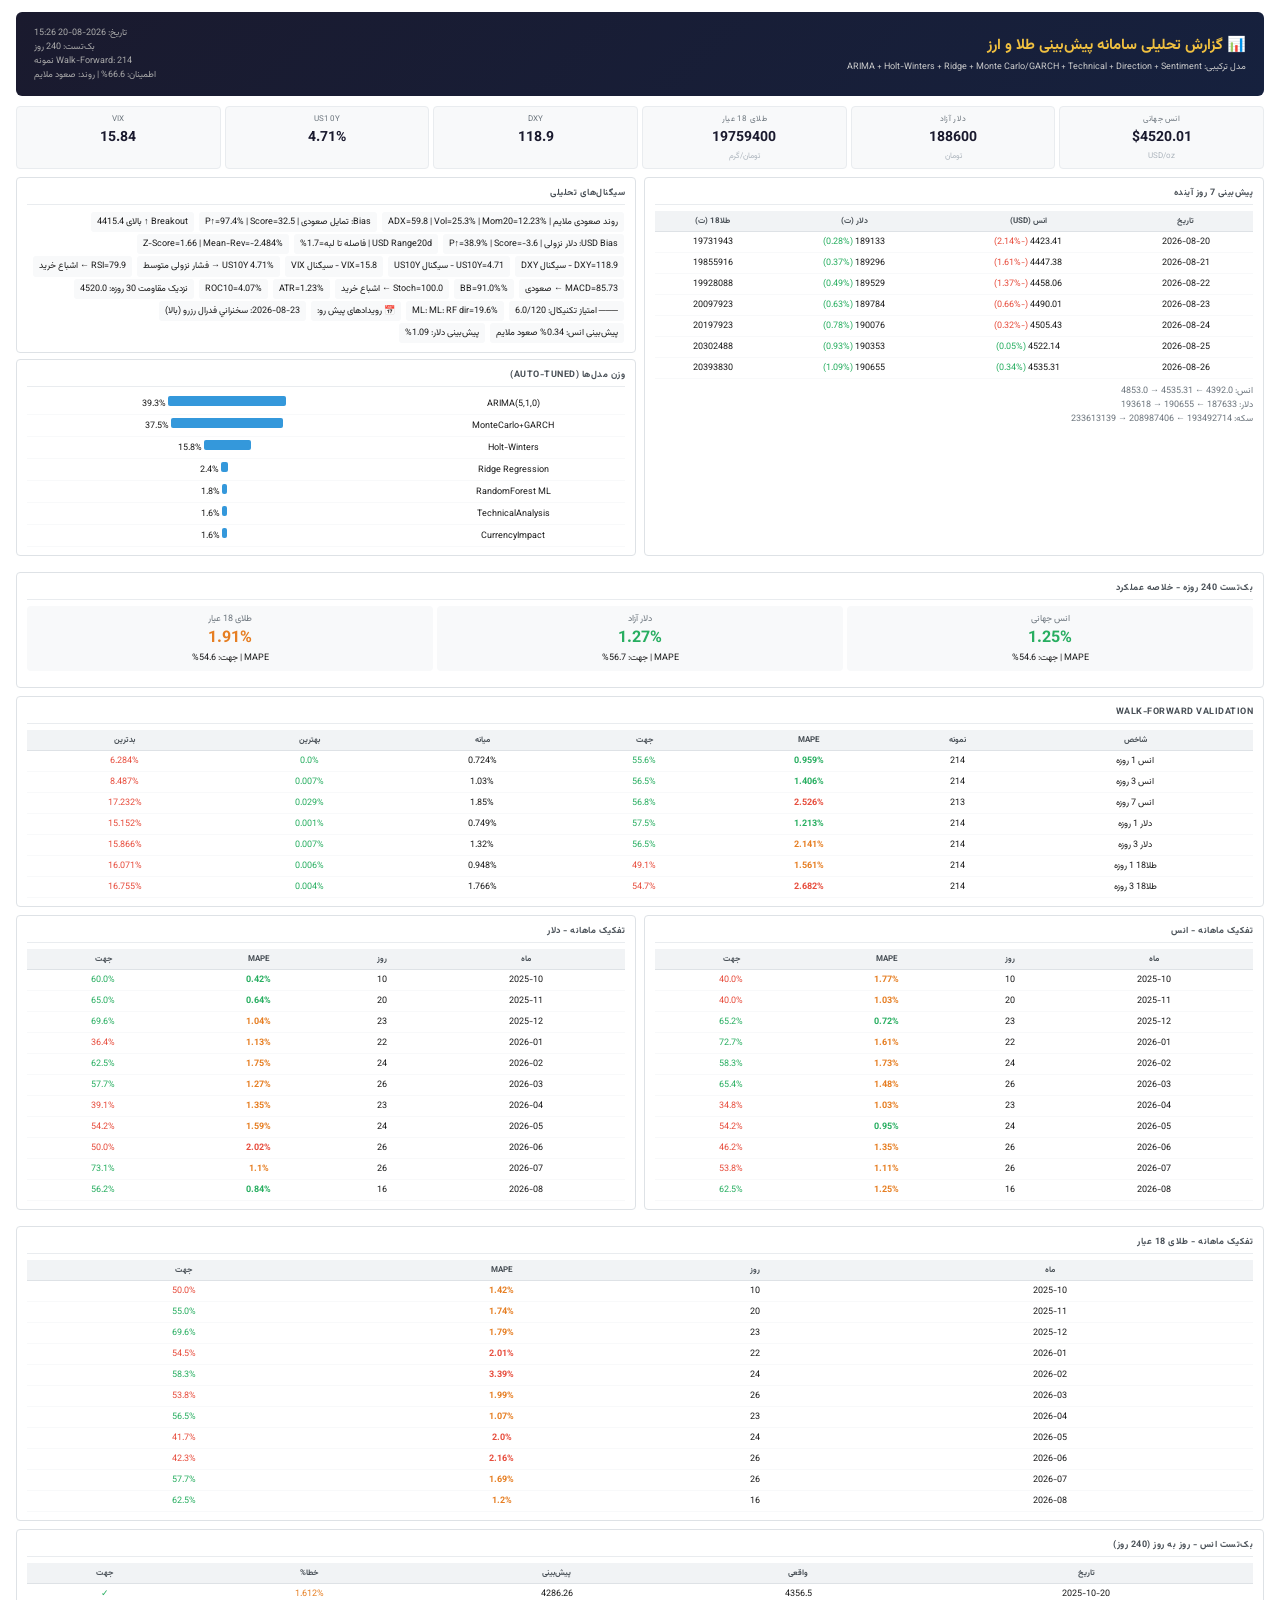
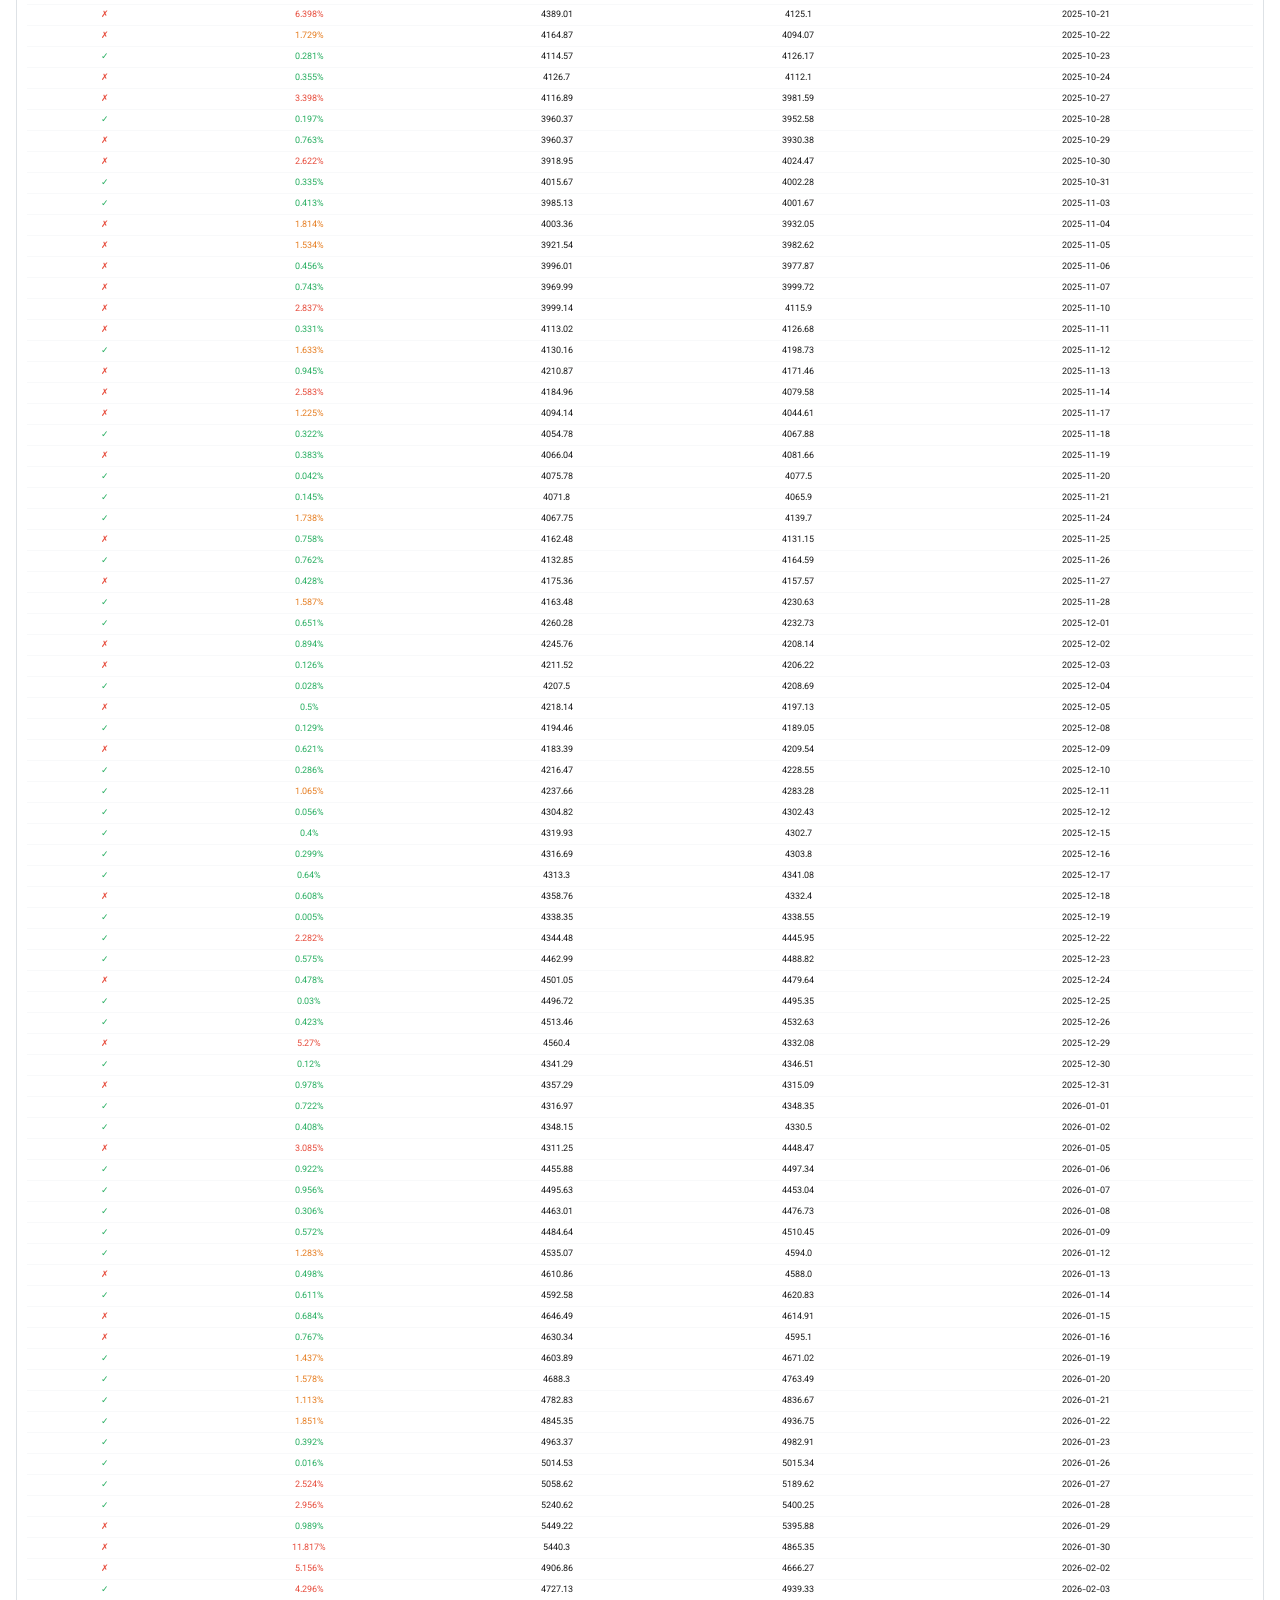
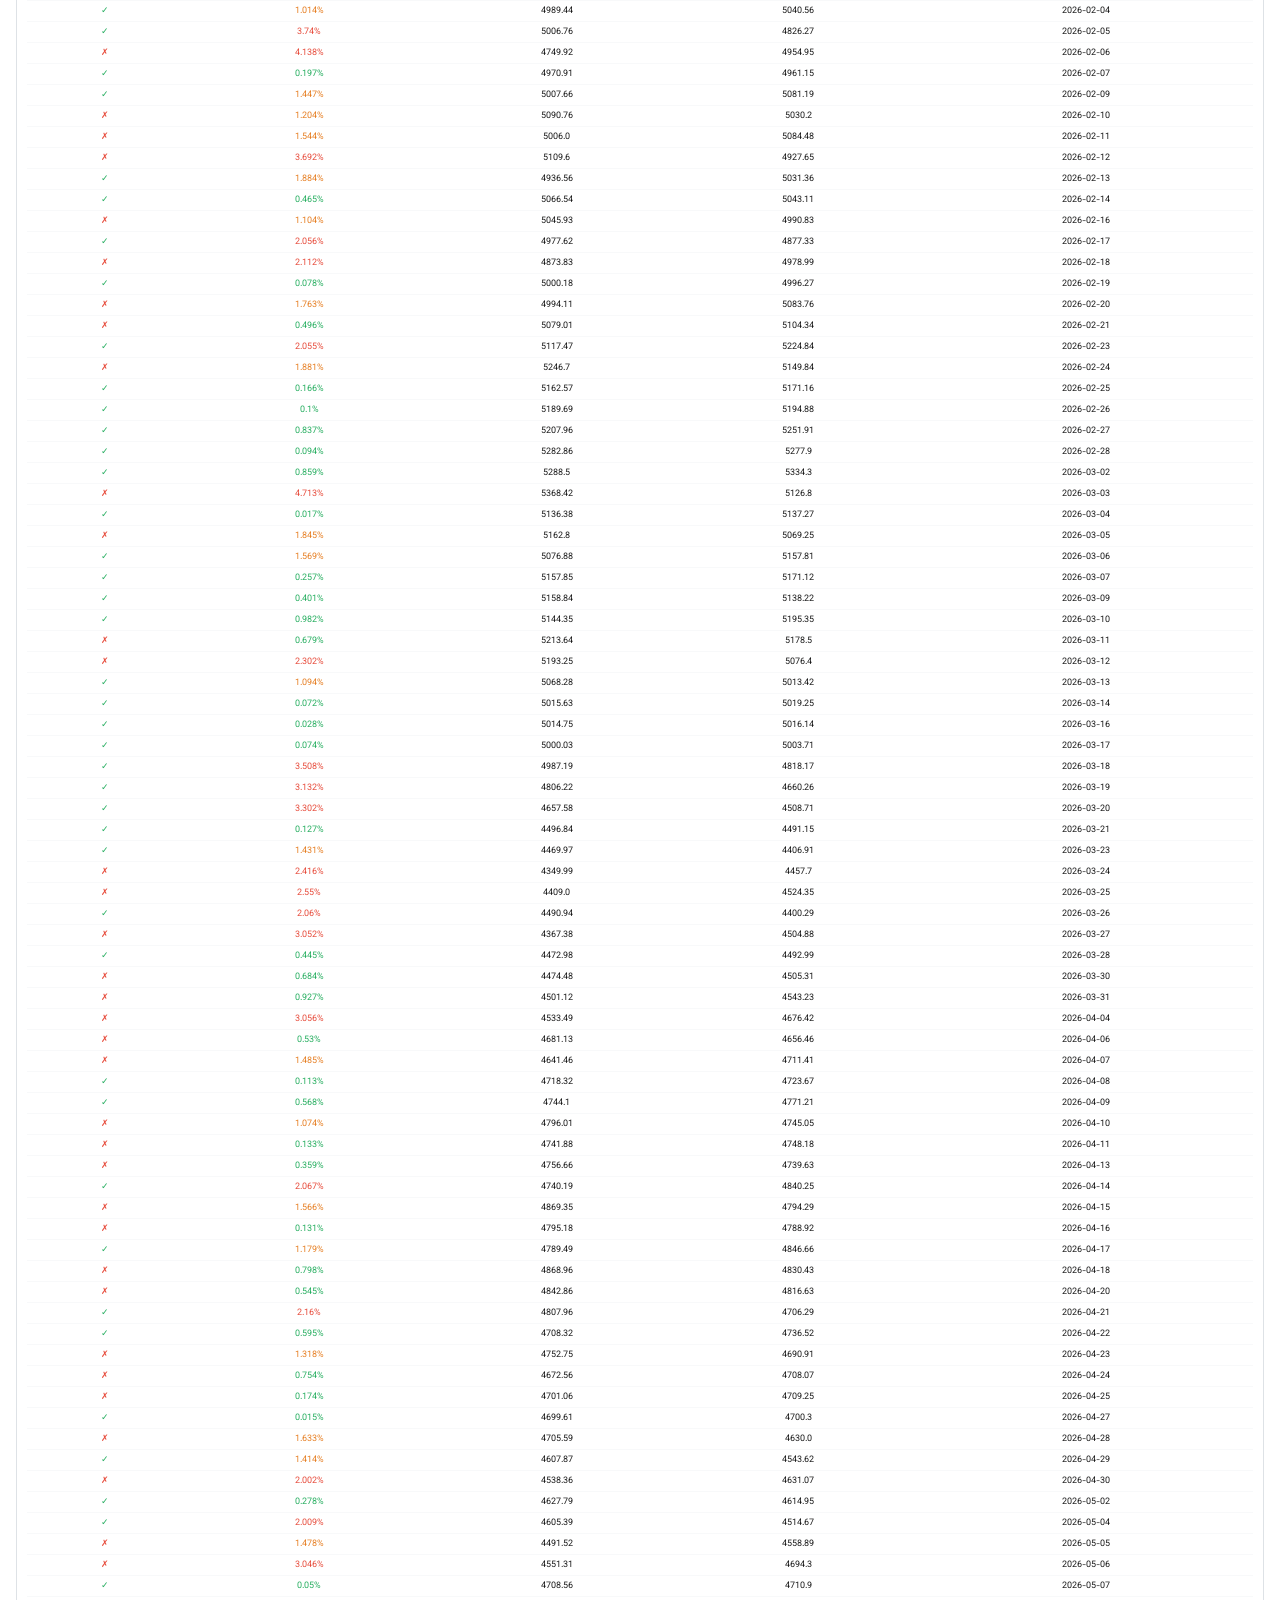
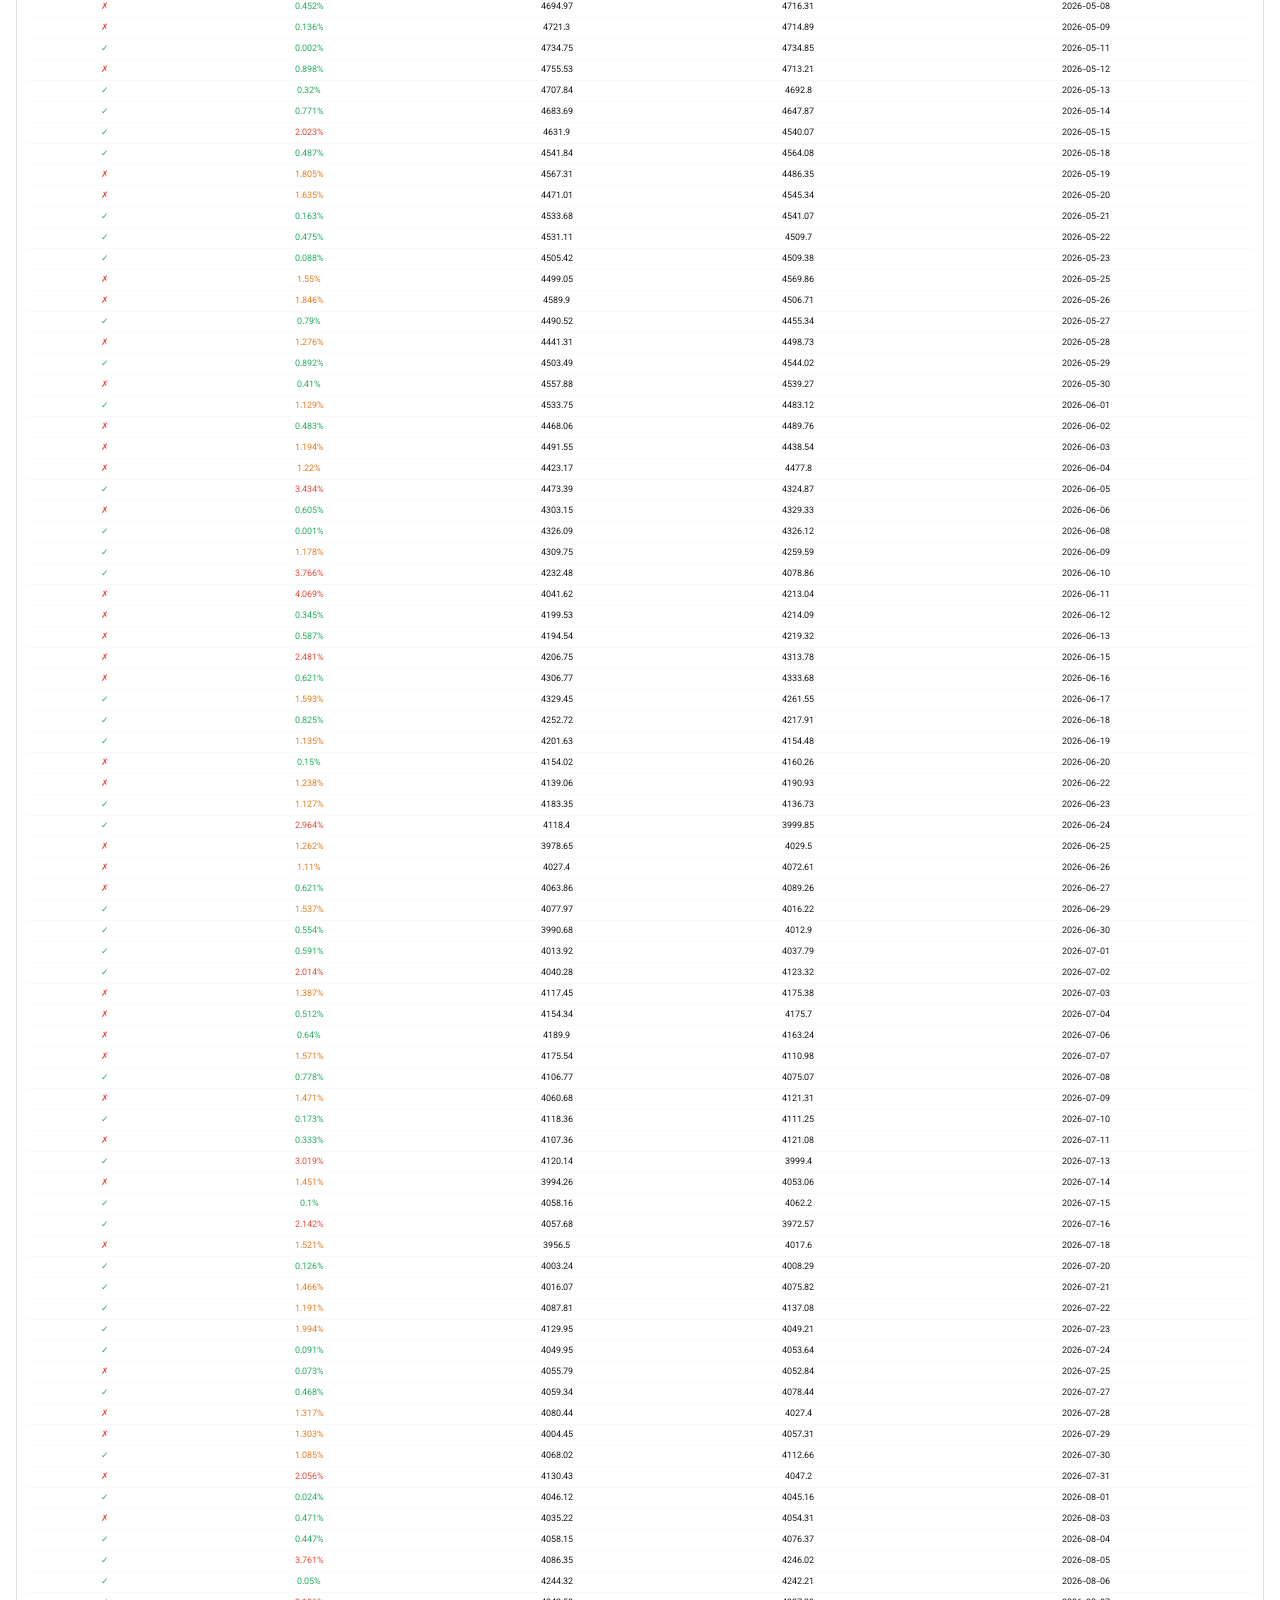
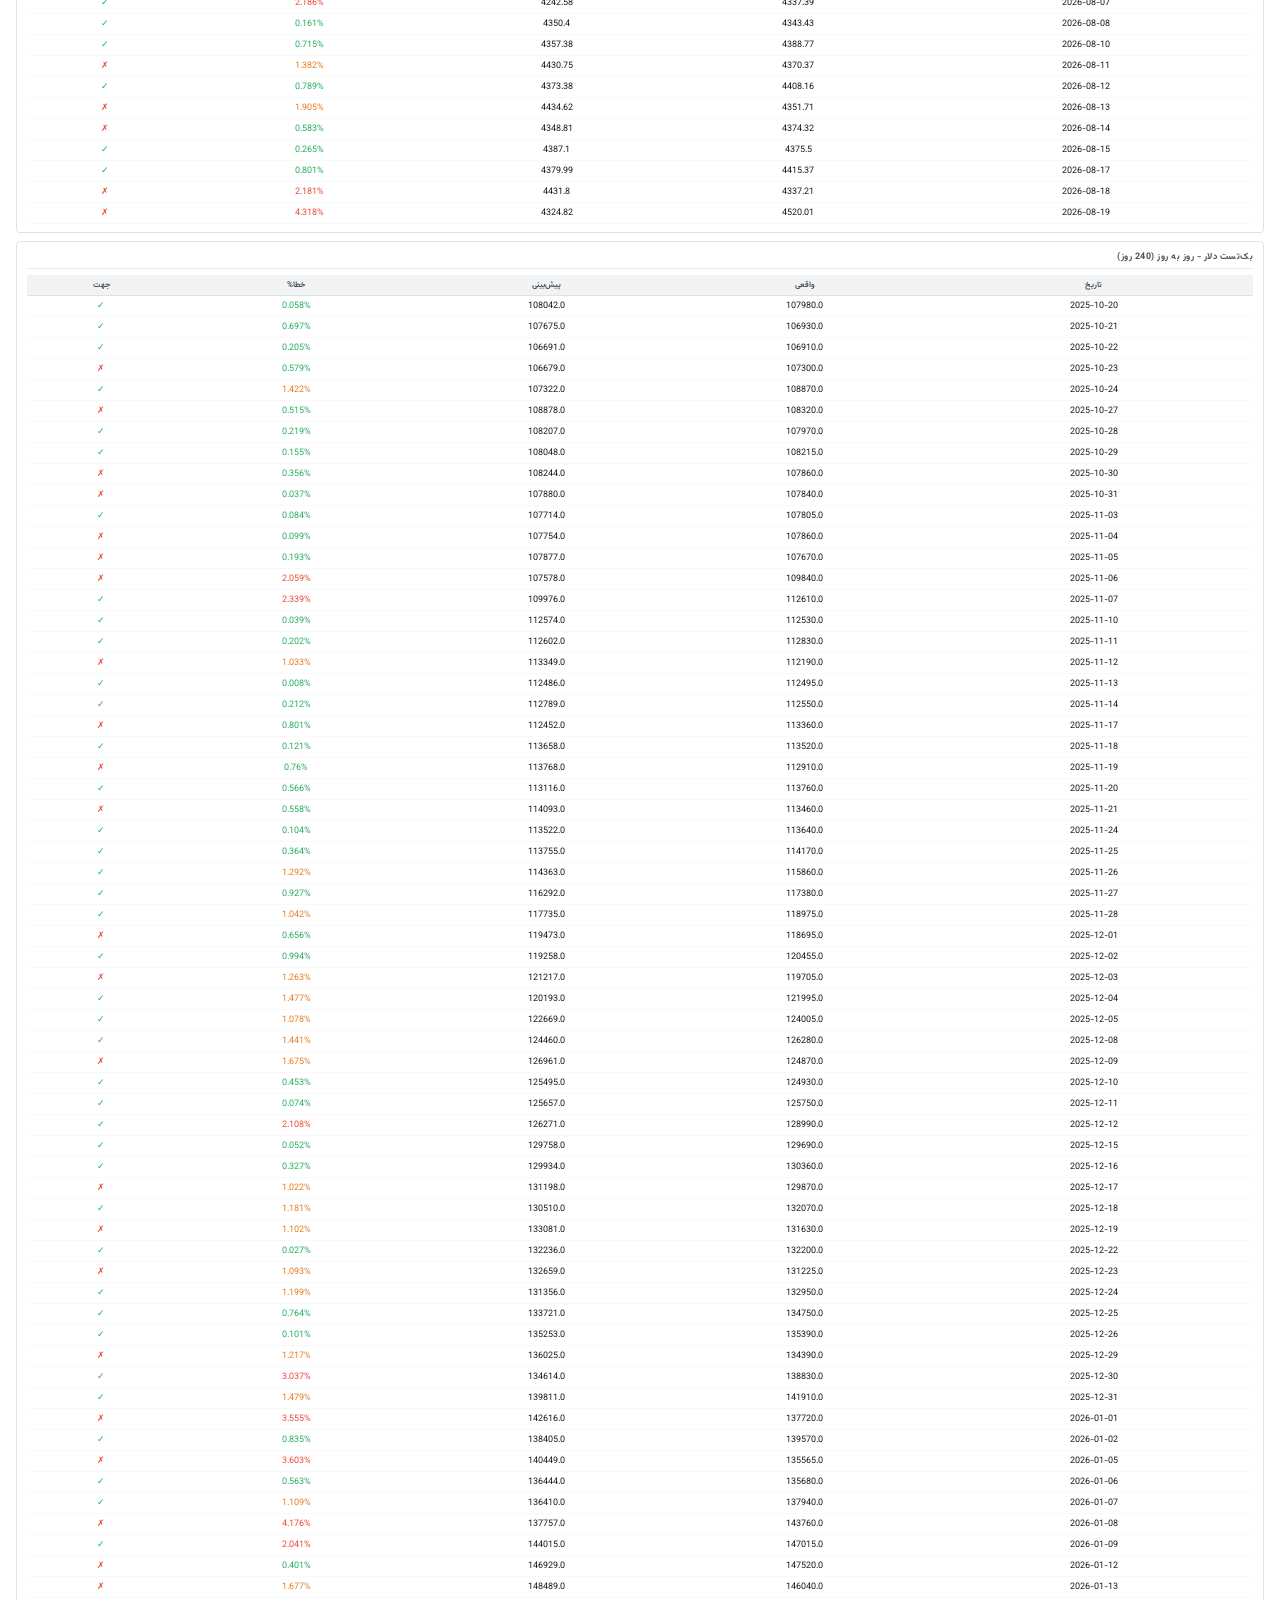
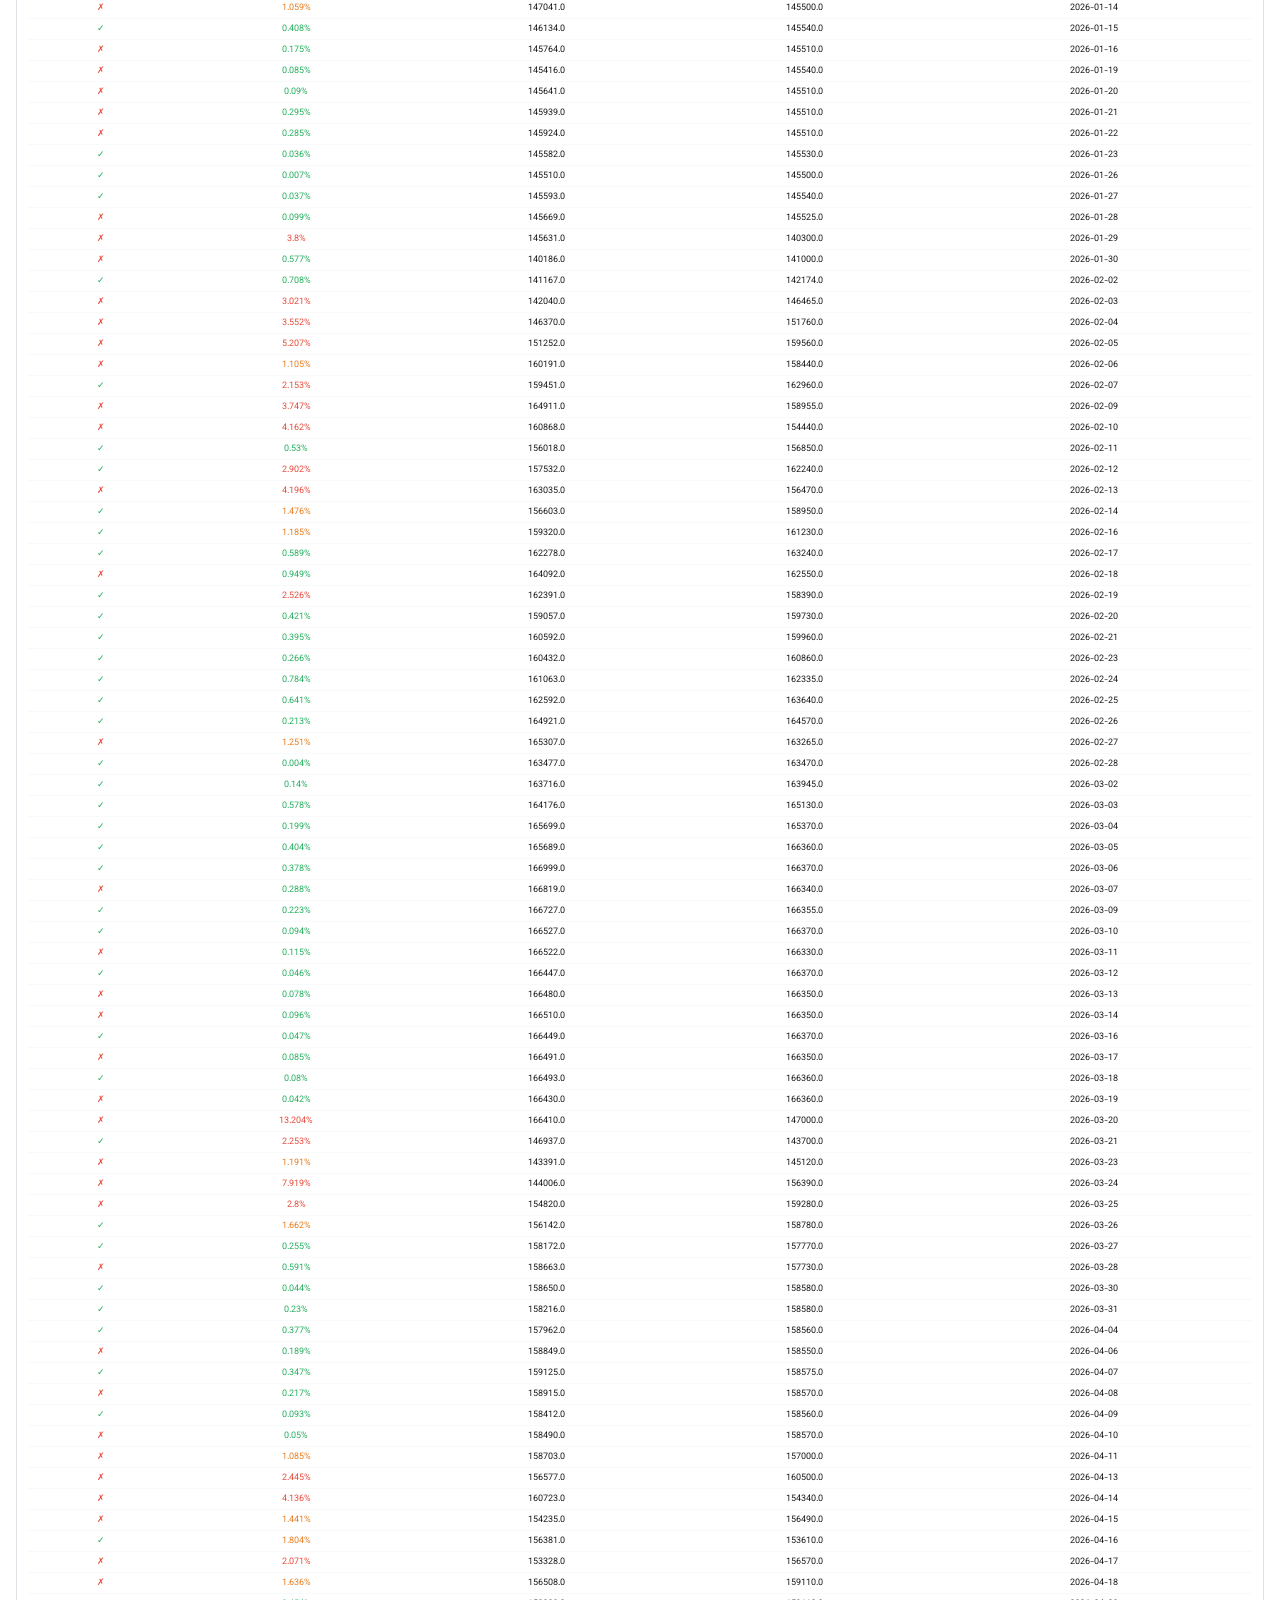
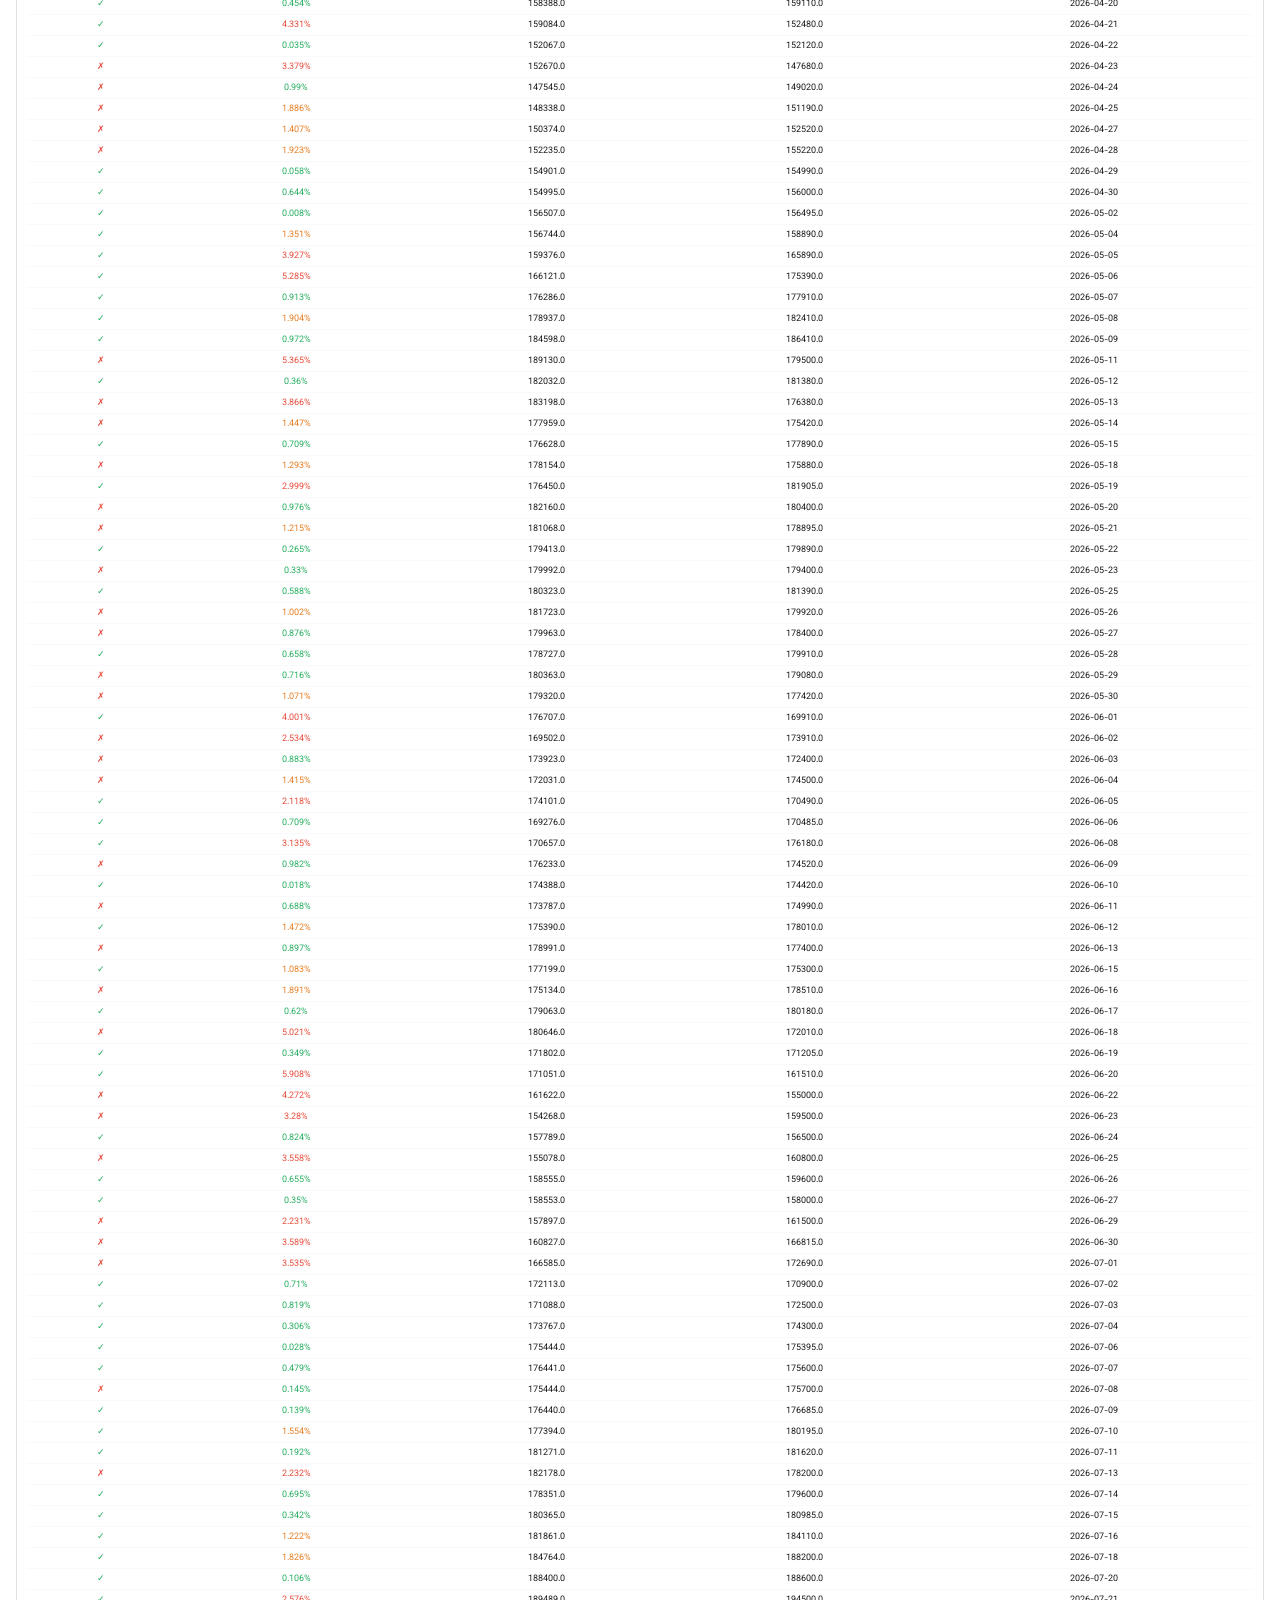
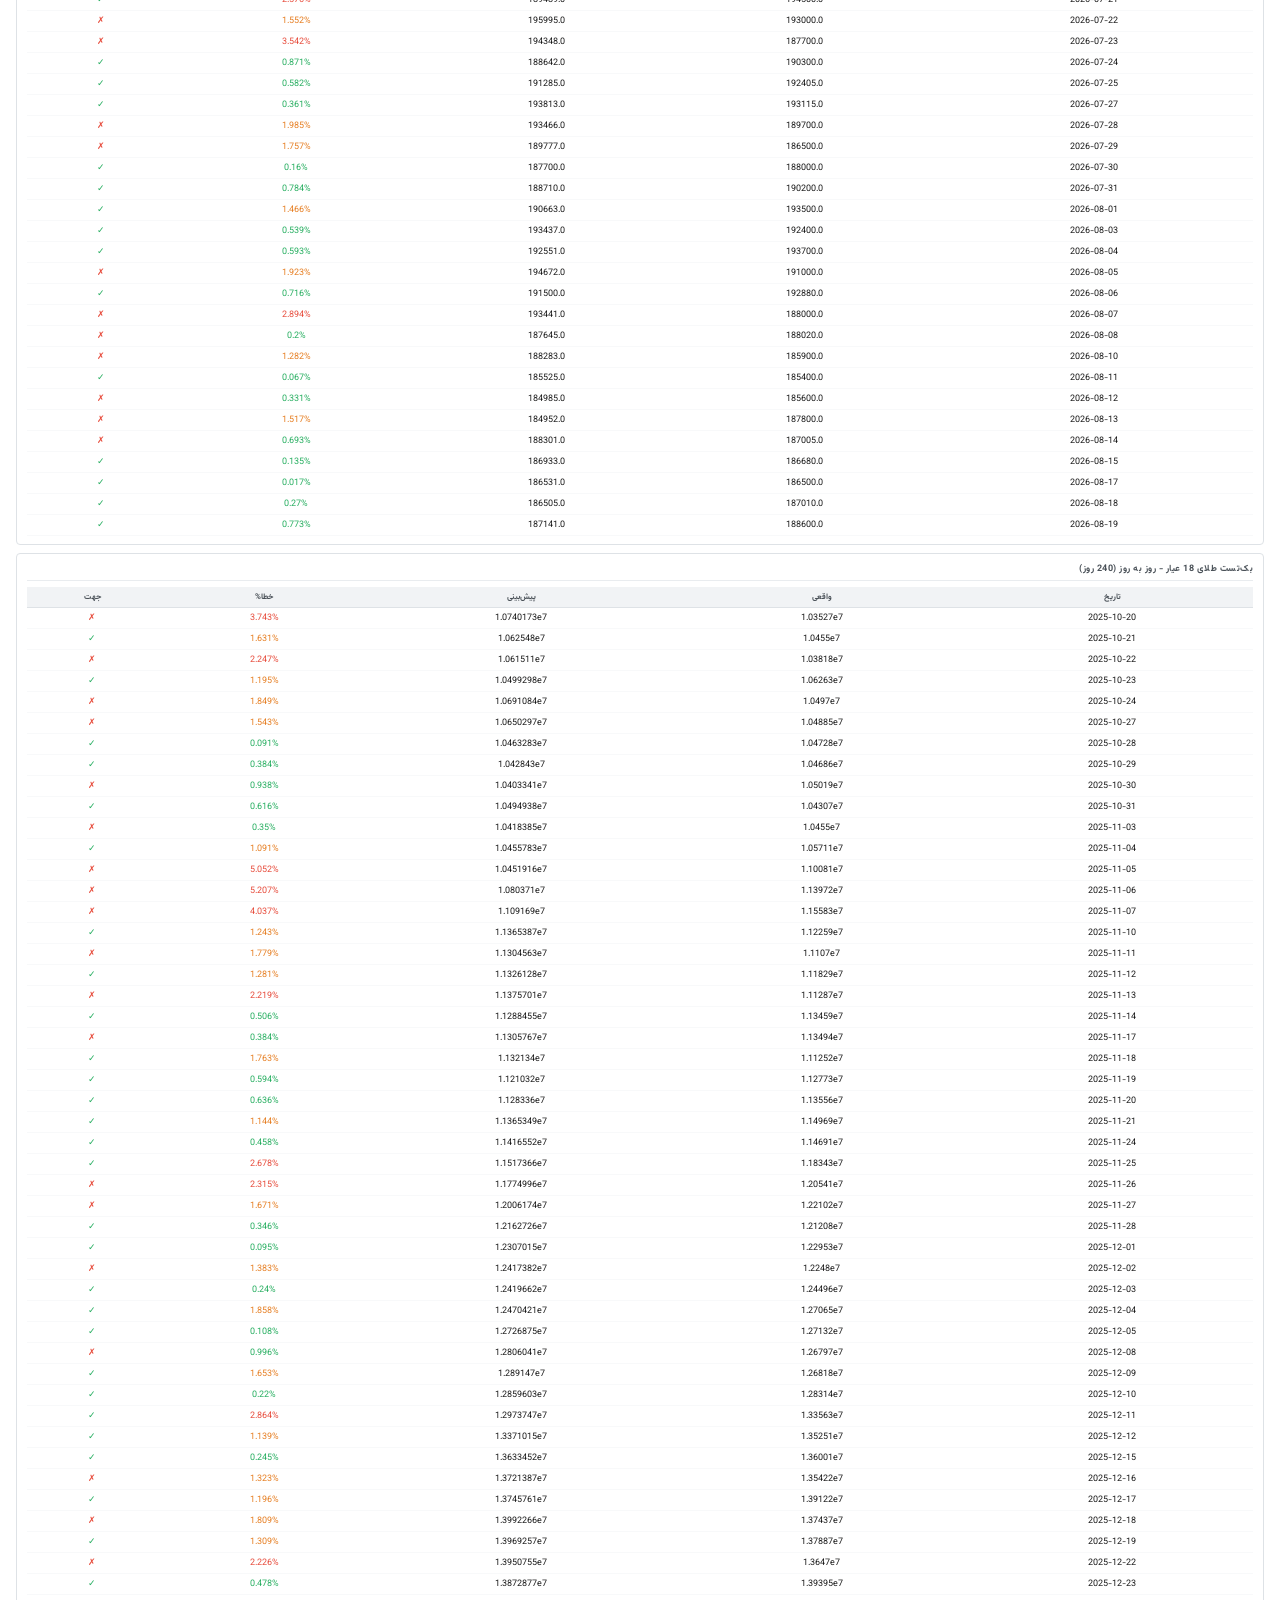
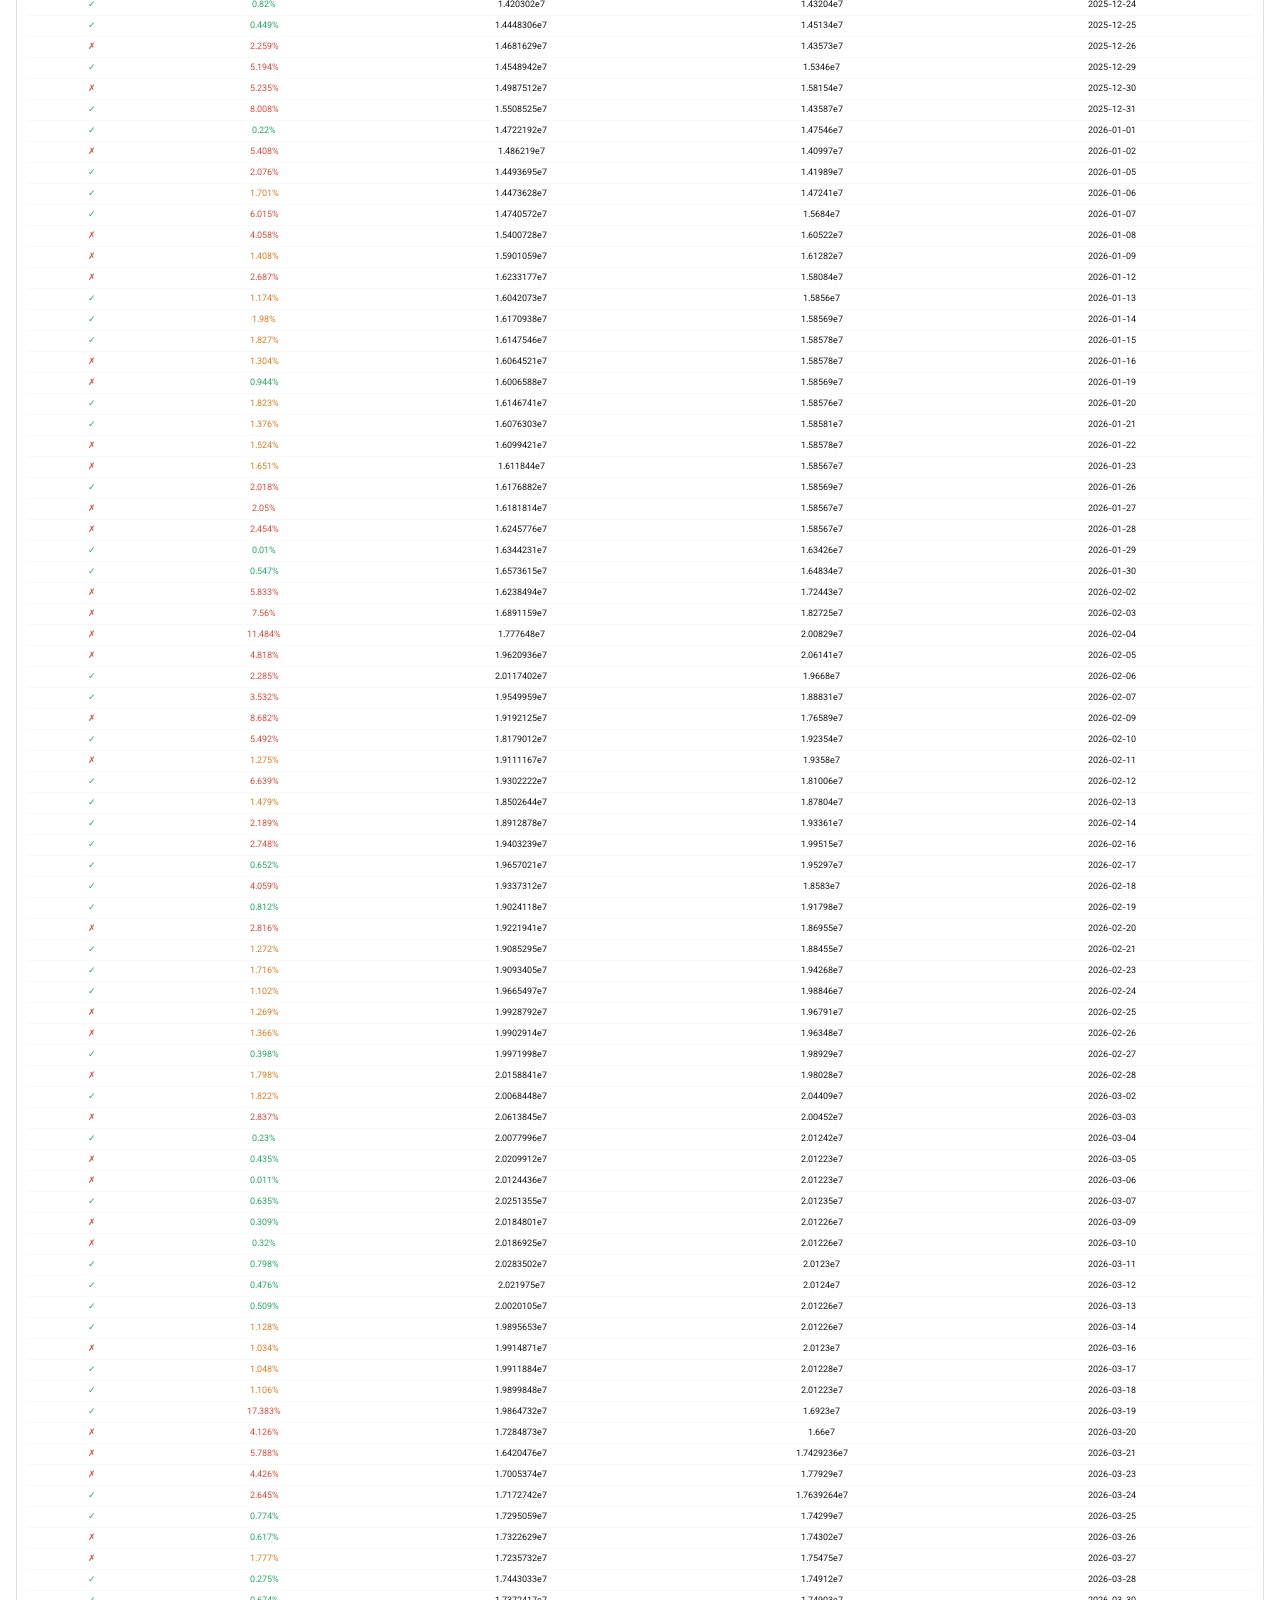
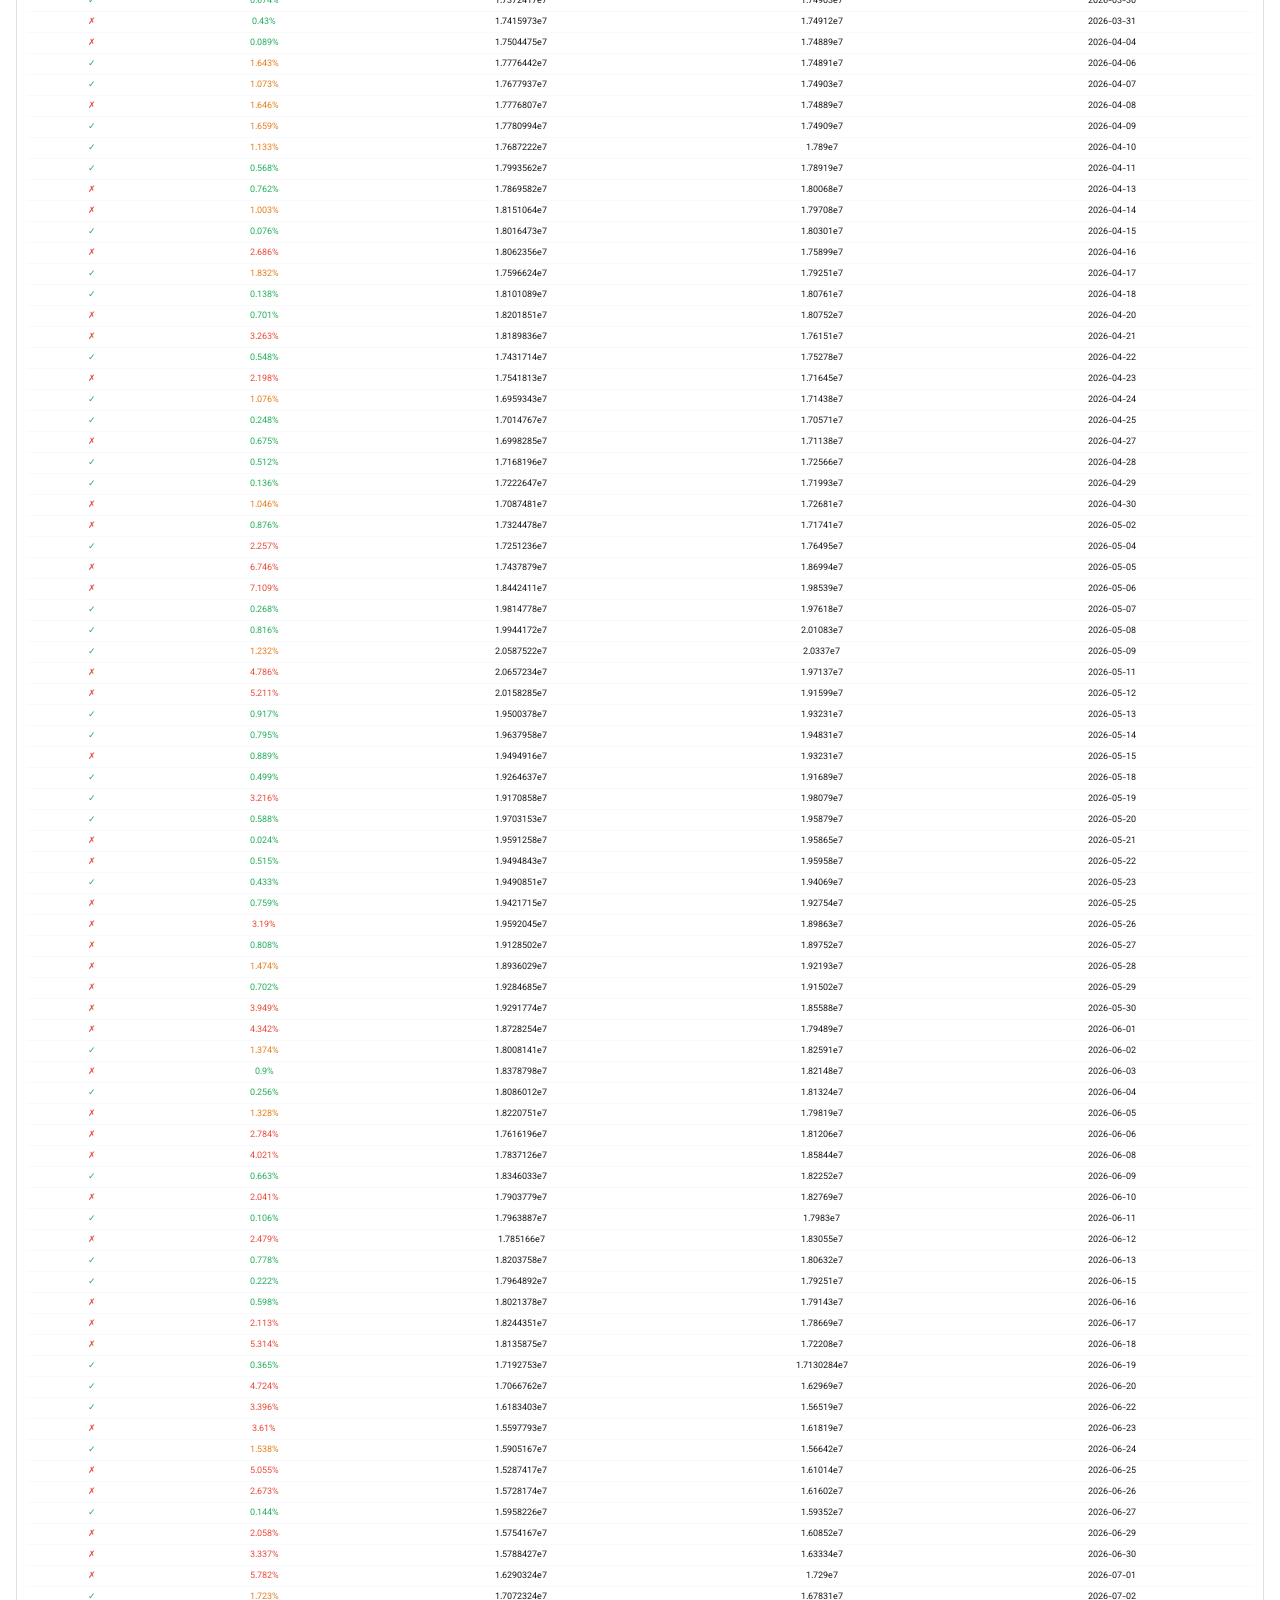
<file: _archive/old_reports/compact_report_20260820_1526.html>
<!DOCTYPE html>
<html lang="fa" dir="rtl">
<head>
<meta charset="UTF-8">
<title>گزارش تحلیلی طلا و ارز - 2026-08-20 15:26</title>
<style>
@import url('https://fonts.googleapis.com/css2?family=Vazirmatn:wght@400;500;600;700&display=swap');
*{margin:0;padding:0;box-sizing:border-box}
body{font-family:'Vazirmatn',sans-serif;background:#fff;color:#1a1a1a;font-size:10px;direction:rtl;padding:12px 16px}

/* Header */
.report-header{background:linear-gradient(135deg,#1a1a2e,#16213e);color:#fff;padding:14px 18px;border-radius:6px;margin-bottom:10px;display:flex;justify-content:space-between;align-items:center}
.report-header h1{font-size:15px;font-weight:700;color:#f0c040}
.report-header .meta{font-size:9px;color:#aaa;text-align:left}

/* KPI Row */
.kpi-row{display:grid;grid-template-columns:repeat(6,1fr);gap:4px;margin-bottom:8px}
.kpi{background:#f8f9fa;border:1px solid #e9ecef;border-radius:4px;padding:6px 8px;text-align:center}
.kpi-label{font-size:8px;color:#6c757d;text-transform:uppercase;letter-spacing:0.3px}
.kpi-value{font-size:14px;font-weight:700;color:#1a1a2e;margin-top:2px}
.kpi-sub{font-size:8px;color:#adb5bd;margin-top:1px}

/* Two column layout */
.two-col{display:grid;grid-template-columns:1fr 1fr;gap:8px;margin-bottom:8px}
.three-col{display:grid;grid-template-columns:1fr 1fr 1fr;gap:8px;margin-bottom:8px}

/* Section */
.section{background:#fff;border:1px solid #dee2e6;border-radius:4px;padding:8px 10px;margin-bottom:8px}
.section-title{font-size:9px;font-weight:700;color:#495057;text-transform:uppercase;letter-spacing:0.5px;border-bottom:1px solid #e9ecef;padding-bottom:4px;margin-bottom:6px}

/* Table */
table{width:100%;border-collapse:collapse;font-size:9px}
th{background:#f1f3f5;color:#495057;padding:4px 5px;text-align:center;font-weight:700;font-size:8px;border-bottom:1px solid #dee2e6}
td{padding:3px 5px;text-align:center;border-bottom:1px solid #f8f9fa}
tr:hover{background:#f8f9fa}

/* Stats bar */
.stat-row{display:flex;justify-content:space-between;padding:3px 0;border-bottom:1px solid #f8f9fa;font-size:9px}
.stat-label{color:#6c757d}
.stat-value{font-weight:600;color:#1a1a2e}

/* Badges */
.badge{padding:2px 6px;border-radius:3px;font-size:8px;font-weight:600}
.badge-good{background:#d4edda;color:#155724}
.badge-warn{background:#fff3cd;color:#856404}
.badge-bad{background:#f8d7da;color:#721c24}

/* Warning */
.warning{background:#fff3cd;border:1px solid #ffc107;border-radius:4px;padding:6px 10px;font-size:9px;color:#856404;text-align:center;margin-top:8px}

@media print{
  body{padding:8px 10px}
  @page{size:A4;margin:10mm}
  .no-break{page-break-inside:avoid}
}
</style>
</head>
<body>

<!-- Header -->
<div class="report-header">
  <div>
    <h1>📊 گزارش تحلیلی سامانه پیش‌بینی طلا و ارز</h1>
    <div style="font-size:9px;color:#ccc;margin-top:3px">مدل ترکیبی: ARIMA + Holt-Winters + Ridge + Monte Carlo/GARCH + Technical + Direction + Sentiment</div>
  </div>
  <div class="meta">
    <div>تاریخ: 2026-08-20 15:26</div>
    <div>بک‌تست: 240 روز</div>
    <div>Walk-Forward: 214 نمونه</div>
    <div>اطمینان: 66.6% | روند: صعود ملایم</div>
  </div>
</div>

<!-- KPIs -->
<div class="kpi-row">
  <div class="kpi"><div class="kpi-label">انس جهانی</div><div class="kpi-value">$4520.01</div><div class="kpi-sub">USD/oz</div></div>
  <div class="kpi"><div class="kpi-label">دلار آزاد</div><div class="kpi-value">188600</div><div class="kpi-sub">تومان</div></div>
  <div class="kpi"><div class="kpi-label">طلای 18 عیار</div><div class="kpi-value">19759400</div><div class="kpi-sub">تومان/گرم</div></div>
  <div class="kpi"><div class="kpi-label">DXY</div><div class="kpi-value">118.9</div></div>
  <div class="kpi"><div class="kpi-label">US10Y</div><div class="kpi-value">4.71%</div></div>
  <div class="kpi"><div class="kpi-label">VIX</div><div class="kpi-value">15.84</div></div>
</div>

<div class="two-col">
  <!-- Prediction -->
  <div class="section no-break">
    <div class="section-title">پیش‌بینی 7 روز آینده</div>
    <table>
      <tr><th>تاریخ</th><th>انس (USD)</th><th>دلار (ت)</th><th>طلا18 (ت)</th></tr>
      <tr><td>2026-08-20</td><td>4423.41 <span style='color:#e74c3c;font-size:9px'>(-2.14%)</span></td><td>189133 <span style='color:#27ae60;font-size:9px'>(0.28%)</span></td><td>19731943</td></tr><tr><td>2026-08-21</td><td>4447.38 <span style='color:#e74c3c;font-size:9px'>(-1.61%)</span></td><td>189296 <span style='color:#27ae60;font-size:9px'>(0.37%)</span></td><td>19855916</td></tr><tr><td>2026-08-22</td><td>4458.06 <span style='color:#e74c3c;font-size:9px'>(-1.37%)</span></td><td>189529 <span style='color:#27ae60;font-size:9px'>(0.49%)</span></td><td>19928088</td></tr><tr><td>2026-08-23</td><td>4490.01 <span style='color:#e74c3c;font-size:9px'>(-0.66%)</span></td><td>189784 <span style='color:#27ae60;font-size:9px'>(0.63%)</span></td><td>20097923</td></tr><tr><td>2026-08-24</td><td>4505.43 <span style='color:#e74c3c;font-size:9px'>(-0.32%)</span></td><td>190076 <span style='color:#27ae60;font-size:9px'>(0.78%)</span></td><td>20197923</td></tr><tr><td>2026-08-25</td><td>4522.14 <span style='color:#27ae60;font-size:9px'>(0.05%)</span></td><td>190353 <span style='color:#27ae60;font-size:9px'>(0.93%)</span></td><td>20302488</td></tr><tr><td>2026-08-26</td><td>4535.31 <span style='color:#27ae60;font-size:9px'>(0.34%)</span></td><td>190655 <span style='color:#27ae60;font-size:9px'>(1.09%)</span></td><td>20393830</td></tr>
    </table>
    <div style="margin-top:5px;font-size:9px;color:#6c757d">
      <div>انس: 4392.0 ← 4535.31 → 4853.0</div>
      <div>دلار: 187633 ← 190655 → 193618</div>
      <div>سکه: 193492714 ← 208987406 → 233613139</div>
    </div>
  </div>

  <!-- Signals + Weights -->
  <div>
    <div class="section no-break" style="margin-bottom:6px">
      <div class="section-title">سیگنال‌های تحلیلی</div>
      <div style="line-height:1.8"><span style='background:#f8f9fa;padding:2px 6px;border-radius:3px;font-size:9px;margin:1px;display:inline-block'>روند صعودی ملایم | ADX=59.8 | Vol=25.3% | Mom20=12.23%</span>
<span style='background:#f8f9fa;padding:2px 6px;border-radius:3px;font-size:9px;margin:1px;display:inline-block'>Bias: تمایل صعودی | P↑=97.4% | Score=32.5</span>
<span style='background:#f8f9fa;padding:2px 6px;border-radius:3px;font-size:9px;margin:1px;display:inline-block'>Breakout ↑ بالای 4415.4</span>
<span style='background:#f8f9fa;padding:2px 6px;border-radius:3px;font-size:9px;margin:1px;display:inline-block'>USD Bias: دلار نزولی | P↑=38.9% | Score=-3.6</span>
<span style='background:#f8f9fa;padding:2px 6px;border-radius:3px;font-size:9px;margin:1px;display:inline-block'>USD Range20d | فاصله تا لبه=1.7%</span>
<span style='background:#f8f9fa;padding:2px 6px;border-radius:3px;font-size:9px;margin:1px;display:inline-block'>Z-Score=1.66 | Mean-Rev=-2.484%</span>
<span style='background:#f8f9fa;padding:2px 6px;border-radius:3px;font-size:9px;margin:1px;display:inline-block'>DXY=118.9 - سیگنال DXY</span>
<span style='background:#f8f9fa;padding:2px 6px;border-radius:3px;font-size:9px;margin:1px;display:inline-block'>US10Y=4.71 - سیگنال US10Y</span>
<span style='background:#f8f9fa;padding:2px 6px;border-radius:3px;font-size:9px;margin:1px;display:inline-block'>VIX=15.8 - سیگنال VIX</span>
<span style='background:#f8f9fa;padding:2px 6px;border-radius:3px;font-size:9px;margin:1px;display:inline-block'>US10Y 4.71% → فشار نزولی متوسط</span>
<span style='background:#f8f9fa;padding:2px 6px;border-radius:3px;font-size:9px;margin:1px;display:inline-block'>RSI=79.9 ← اشباع خرید</span>
<span style='background:#f8f9fa;padding:2px 6px;border-radius:3px;font-size:9px;margin:1px;display:inline-block'>MACD=85.73 ← صعودی</span>
<span style='background:#f8f9fa;padding:2px 6px;border-radius:3px;font-size:9px;margin:1px;display:inline-block'>%BB=91.0%</span>
<span style='background:#f8f9fa;padding:2px 6px;border-radius:3px;font-size:9px;margin:1px;display:inline-block'>Stoch=100.0 ← اشباع خرید</span>
<span style='background:#f8f9fa;padding:2px 6px;border-radius:3px;font-size:9px;margin:1px;display:inline-block'>ATR=1.23%</span>
<span style='background:#f8f9fa;padding:2px 6px;border-radius:3px;font-size:9px;margin:1px;display:inline-block'>ROC10=4.07%</span>
<span style='background:#f8f9fa;padding:2px 6px;border-radius:3px;font-size:9px;margin:1px;display:inline-block'>نزدیک مقاومت 30 روزه: 4520.0</span>
<span style='background:#f8f9fa;padding:2px 6px;border-radius:3px;font-size:9px;margin:1px;display:inline-block'>─── امتیاز تکنیکال: 6.0/120</span>
<span style='background:#f8f9fa;padding:2px 6px;border-radius:3px;font-size:9px;margin:1px;display:inline-block'>ML: ML: RF dir=19.6%</span>
<span style='background:#f8f9fa;padding:2px 6px;border-radius:3px;font-size:9px;margin:1px;display:inline-block'>📅 رویدادهای پیش رو:</span>
<span style='background:#f8f9fa;padding:2px 6px;border-radius:3px;font-size:9px;margin:1px;display:inline-block'>  2026-08-23: سخنراني فدرال رزرو (بالا)</span>
<span style='background:#f8f9fa;padding:2px 6px;border-radius:3px;font-size:9px;margin:1px;display:inline-block'>پیش‌بینی انس: 0.34% صعود ملایم</span>
<span style='background:#f8f9fa;padding:2px 6px;border-radius:3px;font-size:9px;margin:1px;display:inline-block'>پیش‌بینی دلار: 1.09%</span></div>
    </div>
    <div class="section no-break">
      <div class="section-title">وزن مدل‌ها (Auto-Tuned)</div>
      <table><tr><td>ARIMA(5,1,0)</td><td><div style='background:#3498db;width:118px;height:10px;display:inline-block;border-radius:2px'></div> 39.3%</td></tr><tr><td>MonteCarlo+GARCH</td><td><div style='background:#3498db;width:112px;height:10px;display:inline-block;border-radius:2px'></div> 37.5%</td></tr><tr><td>Holt-Winters</td><td><div style='background:#3498db;width:47px;height:10px;display:inline-block;border-radius:2px'></div> 15.8%</td></tr><tr><td>Ridge Regression</td><td><div style='background:#3498db;width:7px;height:10px;display:inline-block;border-radius:2px'></div> 2.4%</td></tr><tr><td>RandomForest ML</td><td><div style='background:#3498db;width:5px;height:10px;display:inline-block;border-radius:2px'></div> 1.8%</td></tr><tr><td>TechnicalAnalysis</td><td><div style='background:#3498db;width:5px;height:10px;display:inline-block;border-radius:2px'></div> 1.6%</td></tr><tr><td>CurrencyImpact</td><td><div style='background:#3498db;width:5px;height:10px;display:inline-block;border-radius:2px'></div> 1.6%</td></tr></table>
    </div>
  </div>
</div>

<!-- Backtest Summary -->
<div class="section no-break">
  <div class="section-title">بک‌تست 240 روزه - خلاصه عملکرد</div>
  <div class="three-col" style="gap:4px">
    <div style="text-align:center;padding:6px;background:#f8f9fa;border-radius:4px">
      <div style="font-size:9px;color:#6c757d">انس جهانی</div>
      <div style="font-size:16px;font-weight:700;color:#27ae60">1.25%</div>
      <div style="font-size:9px">MAPE | جهت: 54.6%</div>
    </div>
    <div style="text-align:center;padding:6px;background:#f8f9fa;border-radius:4px">
      <div style="font-size:9px;color:#6c757d">دلار آزاد</div>
      <div style="font-size:16px;font-weight:700;color:#27ae60">1.27%</div>
      <div style="font-size:9px">MAPE | جهت: 56.7%</div>
    </div>
    <div style="text-align:center;padding:6px;background:#f8f9fa;border-radius:4px">
      <div style="font-size:9px;color:#6c757d">طلای 18 عیار</div>
      <div style="font-size:16px;font-weight:700;color:#e67e22">1.91%</div>
      <div style="font-size:9px">MAPE | جهت: 54.6%</div>
    </div>
  </div>
</div>

<!-- Walk-Forward -->
<div class="section no-break">
  <div class="section-title">Walk-Forward Validation</div>
  <table>
    <tr><th>شاخص</th><th>نمونه</th><th>MAPE</th><th>جهت</th><th>میانه</th><th>بهترین</th><th>بدترین</th></tr>
    <tr><td>انس 1 روزه</td><td>214</td><td style='color:#27ae60'><b>0.959%</b></td><td style='color:#27ae60'>55.6%</td><td>0.724%</td><td style='color:#27ae60'>0.0%</td><td style='color:#e74c3c'>6.284%</td></tr>
    <tr><td>انس 3 روزه</td><td>214</td><td style='color:#27ae60'><b>1.406%</b></td><td style='color:#27ae60'>56.5%</td><td>1.03%</td><td style='color:#27ae60'>0.007%</td><td style='color:#e74c3c'>8.487%</td></tr>
    <tr><td>انس 7 روزه</td><td>213</td><td style='color:#e74c3c'><b>2.526%</b></td><td style='color:#27ae60'>56.8%</td><td>1.85%</td><td style='color:#27ae60'>0.029%</td><td style='color:#e74c3c'>17.232%</td></tr>
    <tr><td>دلار 1 روزه</td><td>214</td><td style='color:#27ae60'><b>1.213%</b></td><td style='color:#27ae60'>57.5%</td><td>0.749%</td><td style='color:#27ae60'>0.001%</td><td style='color:#e74c3c'>15.152%</td></tr>
    <tr><td>دلار 3 روزه</td><td>214</td><td style='color:#e67e22'><b>2.141%</b></td><td style='color:#27ae60'>56.5%</td><td>1.32%</td><td style='color:#27ae60'>0.007%</td><td style='color:#e74c3c'>15.866%</td></tr>
    <tr><td>طلا18 1 روزه</td><td>214</td><td style='color:#e67e22'><b>1.561%</b></td><td style='color:#e74c3c'>49.1%</td><td>0.948%</td><td style='color:#27ae60'>0.006%</td><td style='color:#e74c3c'>16.071%</td></tr>
    <tr><td>طلا18 3 روزه</td><td>214</td><td style='color:#e74c3c'><b>2.682%</b></td><td style='color:#e74c3c'>54.7%</td><td>1.766%</td><td style='color:#27ae60'>0.004%</td><td style='color:#e74c3c'>16.755%</td></tr>
  </table>
</div>

<div class="two-col">
  <!-- Monthly Gold -->
  <div class="section no-break">
    <div class="section-title">تفکیک ماهانه - انس</div>
    <table>
      <tr><th>ماه</th><th>روز</th><th>MAPE</th><th>جهت</th></tr>
      <tr><td>2025-10</td><td>10</td><td style='color:#e67e22'><b>1.77%</b></td><td style='color:#e74c3c'>40.0%</td></tr><tr><td>2025-11</td><td>20</td><td style='color:#e67e22'><b>1.03%</b></td><td style='color:#e74c3c'>40.0%</td></tr><tr><td>2025-12</td><td>23</td><td style='color:#27ae60'><b>0.72%</b></td><td style='color:#27ae60'>65.2%</td></tr><tr><td>2026-01</td><td>22</td><td style='color:#e67e22'><b>1.61%</b></td><td style='color:#27ae60'>72.7%</td></tr><tr><td>2026-02</td><td>24</td><td style='color:#e67e22'><b>1.73%</b></td><td style='color:#27ae60'>58.3%</td></tr><tr><td>2026-03</td><td>26</td><td style='color:#e67e22'><b>1.48%</b></td><td style='color:#27ae60'>65.4%</td></tr><tr><td>2026-04</td><td>23</td><td style='color:#e67e22'><b>1.03%</b></td><td style='color:#e74c3c'>34.8%</td></tr><tr><td>2026-05</td><td>24</td><td style='color:#27ae60'><b>0.95%</b></td><td style='color:#e74c3c'>54.2%</td></tr><tr><td>2026-06</td><td>26</td><td style='color:#e67e22'><b>1.35%</b></td><td style='color:#e74c3c'>46.2%</td></tr><tr><td>2026-07</td><td>26</td><td style='color:#e67e22'><b>1.11%</b></td><td style='color:#e74c3c'>53.8%</td></tr><tr><td>2026-08</td><td>16</td><td style='color:#e67e22'><b>1.25%</b></td><td style='color:#27ae60'>62.5%</td></tr>
    </table>
  </div>

  <!-- Monthly USD -->
  <div class="section no-break">
    <div class="section-title">تفکیک ماهانه - دلار</div>
    <table>
      <tr><th>ماه</th><th>روز</th><th>MAPE</th><th>جهت</th></tr>
      <tr><td>2025-10</td><td>10</td><td style='color:#27ae60'><b>0.42%</b></td><td style='color:#27ae60'>60.0%</td></tr><tr><td>2025-11</td><td>20</td><td style='color:#27ae60'><b>0.64%</b></td><td style='color:#27ae60'>65.0%</td></tr><tr><td>2025-12</td><td>23</td><td style='color:#e67e22'><b>1.04%</b></td><td style='color:#27ae60'>69.6%</td></tr><tr><td>2026-01</td><td>22</td><td style='color:#e67e22'><b>1.13%</b></td><td style='color:#e74c3c'>36.4%</td></tr><tr><td>2026-02</td><td>24</td><td style='color:#e67e22'><b>1.75%</b></td><td style='color:#27ae60'>62.5%</td></tr><tr><td>2026-03</td><td>26</td><td style='color:#e67e22'><b>1.27%</b></td><td style='color:#27ae60'>57.7%</td></tr><tr><td>2026-04</td><td>23</td><td style='color:#e67e22'><b>1.35%</b></td><td style='color:#e74c3c'>39.1%</td></tr><tr><td>2026-05</td><td>24</td><td style='color:#e67e22'><b>1.59%</b></td><td style='color:#e74c3c'>54.2%</td></tr><tr><td>2026-06</td><td>26</td><td style='color:#e74c3c'><b>2.02%</b></td><td style='color:#e74c3c'>50.0%</td></tr><tr><td>2026-07</td><td>26</td><td style='color:#e67e22'><b>1.1%</b></td><td style='color:#27ae60'>73.1%</td></tr><tr><td>2026-08</td><td>16</td><td style='color:#27ae60'><b>0.84%</b></td><td style='color:#27ae60'>56.2%</td></tr>
    </table>
  </div>
</div>

<!-- Monthly Iran -->
<div class="section no-break">
  <div class="section-title">تفکیک ماهانه - طلای 18 عیار</div>
  <table>
    <tr><th>ماه</th><th>روز</th><th>MAPE</th><th>جهت</th></tr>
    <tr><td>2025-10</td><td>10</td><td style='color:#e67e22'><b>1.42%</b></td><td style='color:#e74c3c'>50.0%</td></tr><tr><td>2025-11</td><td>20</td><td style='color:#e67e22'><b>1.74%</b></td><td style='color:#27ae60'>55.0%</td></tr><tr><td>2025-12</td><td>23</td><td style='color:#e67e22'><b>1.79%</b></td><td style='color:#27ae60'>69.6%</td></tr><tr><td>2026-01</td><td>22</td><td style='color:#e74c3c'><b>2.01%</b></td><td style='color:#e74c3c'>54.5%</td></tr><tr><td>2026-02</td><td>24</td><td style='color:#e74c3c'><b>3.39%</b></td><td style='color:#27ae60'>58.3%</td></tr><tr><td>2026-03</td><td>26</td><td style='color:#e67e22'><b>1.99%</b></td><td style='color:#e74c3c'>53.8%</td></tr><tr><td>2026-04</td><td>23</td><td style='color:#e67e22'><b>1.07%</b></td><td style='color:#27ae60'>56.5%</td></tr><tr><td>2026-05</td><td>24</td><td style='color:#e74c3c'><b>2.0%</b></td><td style='color:#e74c3c'>41.7%</td></tr><tr><td>2026-06</td><td>26</td><td style='color:#e74c3c'><b>2.16%</b></td><td style='color:#e74c3c'>42.3%</td></tr><tr><td>2026-07</td><td>26</td><td style='color:#e67e22'><b>1.69%</b></td><td style='color:#27ae60'>57.7%</td></tr><tr><td>2026-08</td><td>16</td><td style='color:#e67e22'><b>1.2%</b></td><td style='color:#27ae60'>62.5%</td></tr>
  </table>
</div>

<!-- Backtest Detail Tables -->
<div class="section">
  <div class="section-title">بک‌تست انس - روز به روز (240 روز)</div>
  <table>
    <tr><th>تاریخ</th><th>واقعی</th><th>پیش‌بینی</th><th>خطا%</th><th>جهت</th></tr>
    <tr><td>2025-10-20</td><td>4356.5</td><td>4286.26</td><td style='color:#e67e22'>1.612%</td><td style='color:#27ae60'>✓</td></tr><tr><td>2025-10-21</td><td>4125.1</td><td>4389.01</td><td style='color:#e74c3c'>6.398%</td><td style='color:#e74c3c'>✗</td></tr><tr><td>2025-10-22</td><td>4094.07</td><td>4164.87</td><td style='color:#e67e22'>1.729%</td><td style='color:#e74c3c'>✗</td></tr><tr><td>2025-10-23</td><td>4126.17</td><td>4114.57</td><td style='color:#27ae60'>0.281%</td><td style='color:#27ae60'>✓</td></tr><tr><td>2025-10-24</td><td>4112.1</td><td>4126.7</td><td style='color:#27ae60'>0.355%</td><td style='color:#e74c3c'>✗</td></tr><tr><td>2025-10-27</td><td>3981.59</td><td>4116.89</td><td style='color:#e74c3c'>3.398%</td><td style='color:#e74c3c'>✗</td></tr><tr><td>2025-10-28</td><td>3952.58</td><td>3960.37</td><td style='color:#27ae60'>0.197%</td><td style='color:#27ae60'>✓</td></tr><tr><td>2025-10-29</td><td>3930.38</td><td>3960.37</td><td style='color:#27ae60'>0.763%</td><td style='color:#e74c3c'>✗</td></tr><tr><td>2025-10-30</td><td>4024.47</td><td>3918.95</td><td style='color:#e74c3c'>2.622%</td><td style='color:#e74c3c'>✗</td></tr><tr><td>2025-10-31</td><td>4002.28</td><td>4015.67</td><td style='color:#27ae60'>0.335%</td><td style='color:#27ae60'>✓</td></tr><tr><td>2025-11-03</td><td>4001.67</td><td>3985.13</td><td style='color:#27ae60'>0.413%</td><td style='color:#27ae60'>✓</td></tr><tr><td>2025-11-04</td><td>3932.05</td><td>4003.36</td><td style='color:#e67e22'>1.814%</td><td style='color:#e74c3c'>✗</td></tr><tr><td>2025-11-05</td><td>3982.62</td><td>3921.54</td><td style='color:#e67e22'>1.534%</td><td style='color:#e74c3c'>✗</td></tr><tr><td>2025-11-06</td><td>3977.87</td><td>3996.01</td><td style='color:#27ae60'>0.456%</td><td style='color:#e74c3c'>✗</td></tr><tr><td>2025-11-07</td><td>3999.72</td><td>3969.99</td><td style='color:#27ae60'>0.743%</td><td style='color:#e74c3c'>✗</td></tr><tr><td>2025-11-10</td><td>4115.9</td><td>3999.14</td><td style='color:#e74c3c'>2.837%</td><td style='color:#e74c3c'>✗</td></tr><tr><td>2025-11-11</td><td>4126.68</td><td>4113.02</td><td style='color:#27ae60'>0.331%</td><td style='color:#e74c3c'>✗</td></tr><tr><td>2025-11-12</td><td>4198.73</td><td>4130.16</td><td style='color:#e67e22'>1.633%</td><td style='color:#27ae60'>✓</td></tr><tr><td>2025-11-13</td><td>4171.46</td><td>4210.87</td><td style='color:#27ae60'>0.945%</td><td style='color:#e74c3c'>✗</td></tr><tr><td>2025-11-14</td><td>4079.58</td><td>4184.96</td><td style='color:#e74c3c'>2.583%</td><td style='color:#e74c3c'>✗</td></tr><tr><td>2025-11-17</td><td>4044.61</td><td>4094.14</td><td style='color:#e67e22'>1.225%</td><td style='color:#e74c3c'>✗</td></tr><tr><td>2025-11-18</td><td>4067.88</td><td>4054.78</td><td style='color:#27ae60'>0.322%</td><td style='color:#27ae60'>✓</td></tr><tr><td>2025-11-19</td><td>4081.66</td><td>4066.04</td><td style='color:#27ae60'>0.383%</td><td style='color:#e74c3c'>✗</td></tr><tr><td>2025-11-20</td><td>4077.5</td><td>4075.78</td><td style='color:#27ae60'>0.042%</td><td style='color:#27ae60'>✓</td></tr><tr><td>2025-11-21</td><td>4065.9</td><td>4071.8</td><td style='color:#27ae60'>0.145%</td><td style='color:#27ae60'>✓</td></tr><tr><td>2025-11-24</td><td>4139.7</td><td>4067.75</td><td style='color:#e67e22'>1.738%</td><td style='color:#27ae60'>✓</td></tr><tr><td>2025-11-25</td><td>4131.15</td><td>4162.48</td><td style='color:#27ae60'>0.758%</td><td style='color:#e74c3c'>✗</td></tr><tr><td>2025-11-26</td><td>4164.59</td><td>4132.85</td><td style='color:#27ae60'>0.762%</td><td style='color:#27ae60'>✓</td></tr><tr><td>2025-11-27</td><td>4157.57</td><td>4175.36</td><td style='color:#27ae60'>0.428%</td><td style='color:#e74c3c'>✗</td></tr><tr><td>2025-11-28</td><td>4230.63</td><td>4163.48</td><td style='color:#e67e22'>1.587%</td><td style='color:#27ae60'>✓</td></tr><tr><td>2025-12-01</td><td>4232.73</td><td>4260.28</td><td style='color:#27ae60'>0.651%</td><td style='color:#27ae60'>✓</td></tr><tr><td>2025-12-02</td><td>4208.14</td><td>4245.76</td><td style='color:#27ae60'>0.894%</td><td style='color:#e74c3c'>✗</td></tr><tr><td>2025-12-03</td><td>4206.22</td><td>4211.52</td><td style='color:#27ae60'>0.126%</td><td style='color:#e74c3c'>✗</td></tr><tr><td>2025-12-04</td><td>4208.69</td><td>4207.5</td><td style='color:#27ae60'>0.028%</td><td style='color:#27ae60'>✓</td></tr><tr><td>2025-12-05</td><td>4197.13</td><td>4218.14</td><td style='color:#27ae60'>0.5%</td><td style='color:#e74c3c'>✗</td></tr><tr><td>2025-12-08</td><td>4189.05</td><td>4194.46</td><td style='color:#27ae60'>0.129%</td><td style='color:#27ae60'>✓</td></tr><tr><td>2025-12-09</td><td>4209.54</td><td>4183.39</td><td style='color:#27ae60'>0.621%</td><td style='color:#e74c3c'>✗</td></tr><tr><td>2025-12-10</td><td>4228.55</td><td>4216.47</td><td style='color:#27ae60'>0.286%</td><td style='color:#27ae60'>✓</td></tr><tr><td>2025-12-11</td><td>4283.28</td><td>4237.66</td><td style='color:#e67e22'>1.065%</td><td style='color:#27ae60'>✓</td></tr><tr><td>2025-12-12</td><td>4302.43</td><td>4304.82</td><td style='color:#27ae60'>0.056%</td><td style='color:#27ae60'>✓</td></tr><tr><td>2025-12-15</td><td>4302.7</td><td>4319.93</td><td style='color:#27ae60'>0.4%</td><td style='color:#27ae60'>✓</td></tr><tr><td>2025-12-16</td><td>4303.8</td><td>4316.69</td><td style='color:#27ae60'>0.299%</td><td style='color:#27ae60'>✓</td></tr><tr><td>2025-12-17</td><td>4341.08</td><td>4313.3</td><td style='color:#27ae60'>0.64%</td><td style='color:#27ae60'>✓</td></tr><tr><td>2025-12-18</td><td>4332.4</td><td>4358.76</td><td style='color:#27ae60'>0.608%</td><td style='color:#e74c3c'>✗</td></tr><tr><td>2025-12-19</td><td>4338.55</td><td>4338.35</td><td style='color:#27ae60'>0.005%</td><td style='color:#27ae60'>✓</td></tr><tr><td>2025-12-22</td><td>4445.95</td><td>4344.48</td><td style='color:#e74c3c'>2.282%</td><td style='color:#27ae60'>✓</td></tr><tr><td>2025-12-23</td><td>4488.82</td><td>4462.99</td><td style='color:#27ae60'>0.575%</td><td style='color:#27ae60'>✓</td></tr><tr><td>2025-12-24</td><td>4479.64</td><td>4501.05</td><td style='color:#27ae60'>0.478%</td><td style='color:#e74c3c'>✗</td></tr><tr><td>2025-12-25</td><td>4495.35</td><td>4496.72</td><td style='color:#27ae60'>0.03%</td><td style='color:#27ae60'>✓</td></tr><tr><td>2025-12-26</td><td>4532.63</td><td>4513.46</td><td style='color:#27ae60'>0.423%</td><td style='color:#27ae60'>✓</td></tr><tr><td>2025-12-29</td><td>4332.08</td><td>4560.4</td><td style='color:#e74c3c'>5.27%</td><td style='color:#e74c3c'>✗</td></tr><tr><td>2025-12-30</td><td>4346.51</td><td>4341.29</td><td style='color:#27ae60'>0.12%</td><td style='color:#27ae60'>✓</td></tr><tr><td>2025-12-31</td><td>4315.09</td><td>4357.29</td><td style='color:#27ae60'>0.978%</td><td style='color:#e74c3c'>✗</td></tr><tr><td>2026-01-01</td><td>4348.35</td><td>4316.97</td><td style='color:#27ae60'>0.722%</td><td style='color:#27ae60'>✓</td></tr><tr><td>2026-01-02</td><td>4330.5</td><td>4348.15</td><td style='color:#27ae60'>0.408%</td><td style='color:#27ae60'>✓</td></tr><tr><td>2026-01-05</td><td>4448.47</td><td>4311.25</td><td style='color:#e74c3c'>3.085%</td><td style='color:#e74c3c'>✗</td></tr><tr><td>2026-01-06</td><td>4497.34</td><td>4455.88</td><td style='color:#27ae60'>0.922%</td><td style='color:#27ae60'>✓</td></tr><tr><td>2026-01-07</td><td>4453.04</td><td>4495.63</td><td style='color:#27ae60'>0.956%</td><td style='color:#27ae60'>✓</td></tr><tr><td>2026-01-08</td><td>4476.73</td><td>4463.01</td><td style='color:#27ae60'>0.306%</td><td style='color:#27ae60'>✓</td></tr><tr><td>2026-01-09</td><td>4510.45</td><td>4484.64</td><td style='color:#27ae60'>0.572%</td><td style='color:#27ae60'>✓</td></tr><tr><td>2026-01-12</td><td>4594.0</td><td>4535.07</td><td style='color:#e67e22'>1.283%</td><td style='color:#27ae60'>✓</td></tr><tr><td>2026-01-13</td><td>4588.0</td><td>4610.86</td><td style='color:#27ae60'>0.498%</td><td style='color:#e74c3c'>✗</td></tr><tr><td>2026-01-14</td><td>4620.83</td><td>4592.58</td><td style='color:#27ae60'>0.611%</td><td style='color:#27ae60'>✓</td></tr><tr><td>2026-01-15</td><td>4614.91</td><td>4646.49</td><td style='color:#27ae60'>0.684%</td><td style='color:#e74c3c'>✗</td></tr><tr><td>2026-01-16</td><td>4595.1</td><td>4630.34</td><td style='color:#27ae60'>0.767%</td><td style='color:#e74c3c'>✗</td></tr><tr><td>2026-01-19</td><td>4671.02</td><td>4603.89</td><td style='color:#e67e22'>1.437%</td><td style='color:#27ae60'>✓</td></tr><tr><td>2026-01-20</td><td>4763.49</td><td>4688.3</td><td style='color:#e67e22'>1.578%</td><td style='color:#27ae60'>✓</td></tr><tr><td>2026-01-21</td><td>4836.67</td><td>4782.83</td><td style='color:#e67e22'>1.113%</td><td style='color:#27ae60'>✓</td></tr><tr><td>2026-01-22</td><td>4936.75</td><td>4845.35</td><td style='color:#e67e22'>1.851%</td><td style='color:#27ae60'>✓</td></tr><tr><td>2026-01-23</td><td>4982.91</td><td>4963.37</td><td style='color:#27ae60'>0.392%</td><td style='color:#27ae60'>✓</td></tr><tr><td>2026-01-26</td><td>5015.34</td><td>5014.53</td><td style='color:#27ae60'>0.016%</td><td style='color:#27ae60'>✓</td></tr><tr><td>2026-01-27</td><td>5189.62</td><td>5058.62</td><td style='color:#e74c3c'>2.524%</td><td style='color:#27ae60'>✓</td></tr><tr><td>2026-01-28</td><td>5400.25</td><td>5240.62</td><td style='color:#e74c3c'>2.956%</td><td style='color:#27ae60'>✓</td></tr><tr><td>2026-01-29</td><td>5395.88</td><td>5449.22</td><td style='color:#27ae60'>0.989%</td><td style='color:#e74c3c'>✗</td></tr><tr><td>2026-01-30</td><td>4865.35</td><td>5440.3</td><td style='color:#e74c3c'>11.817%</td><td style='color:#e74c3c'>✗</td></tr><tr><td>2026-02-02</td><td>4666.27</td><td>4906.86</td><td style='color:#e74c3c'>5.156%</td><td style='color:#e74c3c'>✗</td></tr><tr><td>2026-02-03</td><td>4939.33</td><td>4727.13</td><td style='color:#e74c3c'>4.296%</td><td style='color:#27ae60'>✓</td></tr><tr><td>2026-02-04</td><td>5040.56</td><td>4989.44</td><td style='color:#e67e22'>1.014%</td><td style='color:#27ae60'>✓</td></tr><tr><td>2026-02-05</td><td>4826.27</td><td>5006.76</td><td style='color:#e74c3c'>3.74%</td><td style='color:#27ae60'>✓</td></tr><tr><td>2026-02-06</td><td>4954.95</td><td>4749.92</td><td style='color:#e74c3c'>4.138%</td><td style='color:#e74c3c'>✗</td></tr><tr><td>2026-02-07</td><td>4961.15</td><td>4970.91</td><td style='color:#27ae60'>0.197%</td><td style='color:#27ae60'>✓</td></tr><tr><td>2026-02-09</td><td>5081.19</td><td>5007.66</td><td style='color:#e67e22'>1.447%</td><td style='color:#27ae60'>✓</td></tr><tr><td>2026-02-10</td><td>5030.2</td><td>5090.76</td><td style='color:#e67e22'>1.204%</td><td style='color:#e74c3c'>✗</td></tr><tr><td>2026-02-11</td><td>5084.48</td><td>5006.0</td><td style='color:#e67e22'>1.544%</td><td style='color:#e74c3c'>✗</td></tr><tr><td>2026-02-12</td><td>4927.65</td><td>5109.6</td><td style='color:#e74c3c'>3.692%</td><td style='color:#e74c3c'>✗</td></tr><tr><td>2026-02-13</td><td>5031.36</td><td>4936.56</td><td style='color:#e67e22'>1.884%</td><td style='color:#27ae60'>✓</td></tr><tr><td>2026-02-14</td><td>5043.11</td><td>5066.54</td><td style='color:#27ae60'>0.465%</td><td style='color:#27ae60'>✓</td></tr><tr><td>2026-02-16</td><td>4990.83</td><td>5045.93</td><td style='color:#e67e22'>1.104%</td><td style='color:#e74c3c'>✗</td></tr><tr><td>2026-02-17</td><td>4877.33</td><td>4977.62</td><td style='color:#e74c3c'>2.056%</td><td style='color:#27ae60'>✓</td></tr><tr><td>2026-02-18</td><td>4978.99</td><td>4873.83</td><td style='color:#e74c3c'>2.112%</td><td style='color:#e74c3c'>✗</td></tr><tr><td>2026-02-19</td><td>4996.27</td><td>5000.18</td><td style='color:#27ae60'>0.078%</td><td style='color:#27ae60'>✓</td></tr><tr><td>2026-02-20</td><td>5083.76</td><td>4994.11</td><td style='color:#e67e22'>1.763%</td><td style='color:#e74c3c'>✗</td></tr><tr><td>2026-02-21</td><td>5104.34</td><td>5079.01</td><td style='color:#27ae60'>0.496%</td><td style='color:#e74c3c'>✗</td></tr><tr><td>2026-02-23</td><td>5224.84</td><td>5117.47</td><td style='color:#e74c3c'>2.055%</td><td style='color:#27ae60'>✓</td></tr><tr><td>2026-02-24</td><td>5149.84</td><td>5246.7</td><td style='color:#e67e22'>1.881%</td><td style='color:#e74c3c'>✗</td></tr><tr><td>2026-02-25</td><td>5171.16</td><td>5162.57</td><td style='color:#27ae60'>0.166%</td><td style='color:#27ae60'>✓</td></tr><tr><td>2026-02-26</td><td>5194.88</td><td>5189.69</td><td style='color:#27ae60'>0.1%</td><td style='color:#27ae60'>✓</td></tr><tr><td>2026-02-27</td><td>5251.91</td><td>5207.96</td><td style='color:#27ae60'>0.837%</td><td style='color:#27ae60'>✓</td></tr><tr><td>2026-02-28</td><td>5277.9</td><td>5282.86</td><td style='color:#27ae60'>0.094%</td><td style='color:#27ae60'>✓</td></tr><tr><td>2026-03-02</td><td>5334.3</td><td>5288.5</td><td style='color:#27ae60'>0.859%</td><td style='color:#27ae60'>✓</td></tr><tr><td>2026-03-03</td><td>5126.8</td><td>5368.42</td><td style='color:#e74c3c'>4.713%</td><td style='color:#e74c3c'>✗</td></tr><tr><td>2026-03-04</td><td>5137.27</td><td>5136.38</td><td style='color:#27ae60'>0.017%</td><td style='color:#27ae60'>✓</td></tr><tr><td>2026-03-05</td><td>5069.25</td><td>5162.8</td><td style='color:#e67e22'>1.845%</td><td style='color:#e74c3c'>✗</td></tr><tr><td>2026-03-06</td><td>5157.81</td><td>5076.88</td><td style='color:#e67e22'>1.569%</td><td style='color:#27ae60'>✓</td></tr><tr><td>2026-03-07</td><td>5171.12</td><td>5157.85</td><td style='color:#27ae60'>0.257%</td><td style='color:#27ae60'>✓</td></tr><tr><td>2026-03-09</td><td>5138.22</td><td>5158.84</td><td style='color:#27ae60'>0.401%</td><td style='color:#27ae60'>✓</td></tr><tr><td>2026-03-10</td><td>5195.35</td><td>5144.35</td><td style='color:#27ae60'>0.982%</td><td style='color:#27ae60'>✓</td></tr><tr><td>2026-03-11</td><td>5178.5</td><td>5213.64</td><td style='color:#27ae60'>0.679%</td><td style='color:#e74c3c'>✗</td></tr><tr><td>2026-03-12</td><td>5076.4</td><td>5193.25</td><td style='color:#e74c3c'>2.302%</td><td style='color:#e74c3c'>✗</td></tr><tr><td>2026-03-13</td><td>5013.42</td><td>5068.28</td><td style='color:#e67e22'>1.094%</td><td style='color:#27ae60'>✓</td></tr><tr><td>2026-03-14</td><td>5019.25</td><td>5015.63</td><td style='color:#27ae60'>0.072%</td><td style='color:#27ae60'>✓</td></tr><tr><td>2026-03-16</td><td>5016.14</td><td>5014.75</td><td style='color:#27ae60'>0.028%</td><td style='color:#27ae60'>✓</td></tr><tr><td>2026-03-17</td><td>5003.71</td><td>5000.03</td><td style='color:#27ae60'>0.074%</td><td style='color:#27ae60'>✓</td></tr><tr><td>2026-03-18</td><td>4818.17</td><td>4987.19</td><td style='color:#e74c3c'>3.508%</td><td style='color:#27ae60'>✓</td></tr><tr><td>2026-03-19</td><td>4660.26</td><td>4806.22</td><td style='color:#e74c3c'>3.132%</td><td style='color:#27ae60'>✓</td></tr><tr><td>2026-03-20</td><td>4508.71</td><td>4657.58</td><td style='color:#e74c3c'>3.302%</td><td style='color:#27ae60'>✓</td></tr><tr><td>2026-03-21</td><td>4491.15</td><td>4496.84</td><td style='color:#27ae60'>0.127%</td><td style='color:#27ae60'>✓</td></tr><tr><td>2026-03-23</td><td>4406.91</td><td>4469.97</td><td style='color:#e67e22'>1.431%</td><td style='color:#27ae60'>✓</td></tr><tr><td>2026-03-24</td><td>4457.7</td><td>4349.99</td><td style='color:#e74c3c'>2.416%</td><td style='color:#e74c3c'>✗</td></tr><tr><td>2026-03-25</td><td>4524.35</td><td>4409.0</td><td style='color:#e74c3c'>2.55%</td><td style='color:#e74c3c'>✗</td></tr><tr><td>2026-03-26</td><td>4400.29</td><td>4490.94</td><td style='color:#e74c3c'>2.06%</td><td style='color:#27ae60'>✓</td></tr><tr><td>2026-03-27</td><td>4504.88</td><td>4367.38</td><td style='color:#e74c3c'>3.052%</td><td style='color:#e74c3c'>✗</td></tr><tr><td>2026-03-28</td><td>4492.99</td><td>4472.98</td><td style='color:#27ae60'>0.445%</td><td style='color:#27ae60'>✓</td></tr><tr><td>2026-03-30</td><td>4505.31</td><td>4474.48</td><td style='color:#27ae60'>0.684%</td><td style='color:#e74c3c'>✗</td></tr><tr><td>2026-03-31</td><td>4543.23</td><td>4501.12</td><td style='color:#27ae60'>0.927%</td><td style='color:#e74c3c'>✗</td></tr><tr><td>2026-04-04</td><td>4676.42</td><td>4533.49</td><td style='color:#e74c3c'>3.056%</td><td style='color:#e74c3c'>✗</td></tr><tr><td>2026-04-06</td><td>4656.46</td><td>4681.13</td><td style='color:#27ae60'>0.53%</td><td style='color:#e74c3c'>✗</td></tr><tr><td>2026-04-07</td><td>4711.41</td><td>4641.46</td><td style='color:#e67e22'>1.485%</td><td style='color:#e74c3c'>✗</td></tr><tr><td>2026-04-08</td><td>4723.67</td><td>4718.32</td><td style='color:#27ae60'>0.113%</td><td style='color:#27ae60'>✓</td></tr><tr><td>2026-04-09</td><td>4771.21</td><td>4744.1</td><td style='color:#27ae60'>0.568%</td><td style='color:#27ae60'>✓</td></tr><tr><td>2026-04-10</td><td>4745.05</td><td>4796.01</td><td style='color:#e67e22'>1.074%</td><td style='color:#e74c3c'>✗</td></tr><tr><td>2026-04-11</td><td>4748.18</td><td>4741.88</td><td style='color:#27ae60'>0.133%</td><td style='color:#e74c3c'>✗</td></tr><tr><td>2026-04-13</td><td>4739.63</td><td>4756.66</td><td style='color:#27ae60'>0.359%</td><td style='color:#e74c3c'>✗</td></tr><tr><td>2026-04-14</td><td>4840.25</td><td>4740.19</td><td style='color:#e74c3c'>2.067%</td><td style='color:#27ae60'>✓</td></tr><tr><td>2026-04-15</td><td>4794.29</td><td>4869.35</td><td style='color:#e67e22'>1.566%</td><td style='color:#e74c3c'>✗</td></tr><tr><td>2026-04-16</td><td>4788.92</td><td>4795.18</td><td style='color:#27ae60'>0.131%</td><td style='color:#e74c3c'>✗</td></tr><tr><td>2026-04-17</td><td>4846.66</td><td>4789.49</td><td style='color:#e67e22'>1.179%</td><td style='color:#27ae60'>✓</td></tr><tr><td>2026-04-18</td><td>4830.43</td><td>4868.96</td><td style='color:#27ae60'>0.798%</td><td style='color:#e74c3c'>✗</td></tr><tr><td>2026-04-20</td><td>4816.63</td><td>4842.86</td><td style='color:#27ae60'>0.545%</td><td style='color:#e74c3c'>✗</td></tr><tr><td>2026-04-21</td><td>4706.29</td><td>4807.96</td><td style='color:#e74c3c'>2.16%</td><td style='color:#27ae60'>✓</td></tr><tr><td>2026-04-22</td><td>4736.52</td><td>4708.32</td><td style='color:#27ae60'>0.595%</td><td style='color:#27ae60'>✓</td></tr><tr><td>2026-04-23</td><td>4690.91</td><td>4752.75</td><td style='color:#e67e22'>1.318%</td><td style='color:#e74c3c'>✗</td></tr><tr><td>2026-04-24</td><td>4708.07</td><td>4672.56</td><td style='color:#27ae60'>0.754%</td><td style='color:#e74c3c'>✗</td></tr><tr><td>2026-04-25</td><td>4709.25</td><td>4701.06</td><td style='color:#27ae60'>0.174%</td><td style='color:#e74c3c'>✗</td></tr><tr><td>2026-04-27</td><td>4700.3</td><td>4699.61</td><td style='color:#27ae60'>0.015%</td><td style='color:#27ae60'>✓</td></tr><tr><td>2026-04-28</td><td>4630.0</td><td>4705.59</td><td style='color:#e67e22'>1.633%</td><td style='color:#e74c3c'>✗</td></tr><tr><td>2026-04-29</td><td>4543.62</td><td>4607.87</td><td style='color:#e67e22'>1.414%</td><td style='color:#27ae60'>✓</td></tr><tr><td>2026-04-30</td><td>4631.07</td><td>4538.36</td><td style='color:#e74c3c'>2.002%</td><td style='color:#e74c3c'>✗</td></tr><tr><td>2026-05-02</td><td>4614.95</td><td>4627.79</td><td style='color:#27ae60'>0.278%</td><td style='color:#27ae60'>✓</td></tr><tr><td>2026-05-04</td><td>4514.67</td><td>4605.39</td><td style='color:#e74c3c'>2.009%</td><td style='color:#27ae60'>✓</td></tr><tr><td>2026-05-05</td><td>4558.89</td><td>4491.52</td><td style='color:#e67e22'>1.478%</td><td style='color:#e74c3c'>✗</td></tr><tr><td>2026-05-06</td><td>4694.3</td><td>4551.31</td><td style='color:#e74c3c'>3.046%</td><td style='color:#e74c3c'>✗</td></tr><tr><td>2026-05-07</td><td>4710.9</td><td>4708.56</td><td style='color:#27ae60'>0.05%</td><td style='color:#27ae60'>✓</td></tr><tr><td>2026-05-08</td><td>4716.31</td><td>4694.97</td><td style='color:#27ae60'>0.452%</td><td style='color:#e74c3c'>✗</td></tr><tr><td>2026-05-09</td><td>4714.89</td><td>4721.3</td><td style='color:#27ae60'>0.136%</td><td style='color:#e74c3c'>✗</td></tr><tr><td>2026-05-11</td><td>4734.85</td><td>4734.75</td><td style='color:#27ae60'>0.002%</td><td style='color:#27ae60'>✓</td></tr><tr><td>2026-05-12</td><td>4713.21</td><td>4755.53</td><td style='color:#27ae60'>0.898%</td><td style='color:#e74c3c'>✗</td></tr><tr><td>2026-05-13</td><td>4692.8</td><td>4707.84</td><td style='color:#27ae60'>0.32%</td><td style='color:#27ae60'>✓</td></tr><tr><td>2026-05-14</td><td>4647.87</td><td>4683.69</td><td style='color:#27ae60'>0.771%</td><td style='color:#27ae60'>✓</td></tr><tr><td>2026-05-15</td><td>4540.07</td><td>4631.9</td><td style='color:#e74c3c'>2.023%</td><td style='color:#27ae60'>✓</td></tr><tr><td>2026-05-18</td><td>4564.08</td><td>4541.84</td><td style='color:#27ae60'>0.487%</td><td style='color:#27ae60'>✓</td></tr><tr><td>2026-05-19</td><td>4486.35</td><td>4567.31</td><td style='color:#e67e22'>1.805%</td><td style='color:#e74c3c'>✗</td></tr><tr><td>2026-05-20</td><td>4545.34</td><td>4471.01</td><td style='color:#e67e22'>1.635%</td><td style='color:#e74c3c'>✗</td></tr><tr><td>2026-05-21</td><td>4541.07</td><td>4533.68</td><td style='color:#27ae60'>0.163%</td><td style='color:#27ae60'>✓</td></tr><tr><td>2026-05-22</td><td>4509.7</td><td>4531.11</td><td style='color:#27ae60'>0.475%</td><td style='color:#27ae60'>✓</td></tr><tr><td>2026-05-23</td><td>4509.38</td><td>4505.42</td><td style='color:#27ae60'>0.088%</td><td style='color:#27ae60'>✓</td></tr><tr><td>2026-05-25</td><td>4569.86</td><td>4499.05</td><td style='color:#e67e22'>1.55%</td><td style='color:#e74c3c'>✗</td></tr><tr><td>2026-05-26</td><td>4506.71</td><td>4589.9</td><td style='color:#e67e22'>1.846%</td><td style='color:#e74c3c'>✗</td></tr><tr><td>2026-05-27</td><td>4455.34</td><td>4490.52</td><td style='color:#27ae60'>0.79%</td><td style='color:#27ae60'>✓</td></tr><tr><td>2026-05-28</td><td>4498.73</td><td>4441.31</td><td style='color:#e67e22'>1.276%</td><td style='color:#e74c3c'>✗</td></tr><tr><td>2026-05-29</td><td>4544.02</td><td>4503.49</td><td style='color:#27ae60'>0.892%</td><td style='color:#27ae60'>✓</td></tr><tr><td>2026-05-30</td><td>4539.27</td><td>4557.88</td><td style='color:#27ae60'>0.41%</td><td style='color:#e74c3c'>✗</td></tr><tr><td>2026-06-01</td><td>4483.12</td><td>4533.75</td><td style='color:#e67e22'>1.129%</td><td style='color:#27ae60'>✓</td></tr><tr><td>2026-06-02</td><td>4489.76</td><td>4468.06</td><td style='color:#27ae60'>0.483%</td><td style='color:#e74c3c'>✗</td></tr><tr><td>2026-06-03</td><td>4438.54</td><td>4491.55</td><td style='color:#e67e22'>1.194%</td><td style='color:#e74c3c'>✗</td></tr><tr><td>2026-06-04</td><td>4477.8</td><td>4423.17</td><td style='color:#e67e22'>1.22%</td><td style='color:#e74c3c'>✗</td></tr><tr><td>2026-06-05</td><td>4324.87</td><td>4473.39</td><td style='color:#e74c3c'>3.434%</td><td style='color:#27ae60'>✓</td></tr><tr><td>2026-06-06</td><td>4329.33</td><td>4303.15</td><td style='color:#27ae60'>0.605%</td><td style='color:#e74c3c'>✗</td></tr><tr><td>2026-06-08</td><td>4326.12</td><td>4326.09</td><td style='color:#27ae60'>0.001%</td><td style='color:#27ae60'>✓</td></tr><tr><td>2026-06-09</td><td>4259.59</td><td>4309.75</td><td style='color:#e67e22'>1.178%</td><td style='color:#27ae60'>✓</td></tr><tr><td>2026-06-10</td><td>4078.86</td><td>4232.48</td><td style='color:#e74c3c'>3.766%</td><td style='color:#27ae60'>✓</td></tr><tr><td>2026-06-11</td><td>4213.04</td><td>4041.62</td><td style='color:#e74c3c'>4.069%</td><td style='color:#e74c3c'>✗</td></tr><tr><td>2026-06-12</td><td>4214.09</td><td>4199.53</td><td style='color:#27ae60'>0.345%</td><td style='color:#e74c3c'>✗</td></tr><tr><td>2026-06-13</td><td>4219.32</td><td>4194.54</td><td style='color:#27ae60'>0.587%</td><td style='color:#e74c3c'>✗</td></tr><tr><td>2026-06-15</td><td>4313.78</td><td>4206.75</td><td style='color:#e74c3c'>2.481%</td><td style='color:#e74c3c'>✗</td></tr><tr><td>2026-06-16</td><td>4333.68</td><td>4306.77</td><td style='color:#27ae60'>0.621%</td><td style='color:#e74c3c'>✗</td></tr><tr><td>2026-06-17</td><td>4261.55</td><td>4329.45</td><td style='color:#e67e22'>1.593%</td><td style='color:#27ae60'>✓</td></tr><tr><td>2026-06-18</td><td>4217.91</td><td>4252.72</td><td style='color:#27ae60'>0.825%</td><td style='color:#27ae60'>✓</td></tr><tr><td>2026-06-19</td><td>4154.48</td><td>4201.63</td><td style='color:#e67e22'>1.135%</td><td style='color:#27ae60'>✓</td></tr><tr><td>2026-06-20</td><td>4160.26</td><td>4154.02</td><td style='color:#27ae60'>0.15%</td><td style='color:#e74c3c'>✗</td></tr><tr><td>2026-06-22</td><td>4190.93</td><td>4139.06</td><td style='color:#e67e22'>1.238%</td><td style='color:#e74c3c'>✗</td></tr><tr><td>2026-06-23</td><td>4136.73</td><td>4183.35</td><td style='color:#e67e22'>1.127%</td><td style='color:#27ae60'>✓</td></tr><tr><td>2026-06-24</td><td>3999.85</td><td>4118.4</td><td style='color:#e74c3c'>2.964%</td><td style='color:#27ae60'>✓</td></tr><tr><td>2026-06-25</td><td>4029.5</td><td>3978.65</td><td style='color:#e67e22'>1.262%</td><td style='color:#e74c3c'>✗</td></tr><tr><td>2026-06-26</td><td>4072.61</td><td>4027.4</td><td style='color:#e67e22'>1.11%</td><td style='color:#e74c3c'>✗</td></tr><tr><td>2026-06-27</td><td>4089.26</td><td>4063.86</td><td style='color:#27ae60'>0.621%</td><td style='color:#e74c3c'>✗</td></tr><tr><td>2026-06-29</td><td>4016.22</td><td>4077.97</td><td style='color:#e67e22'>1.537%</td><td style='color:#27ae60'>✓</td></tr><tr><td>2026-06-30</td><td>4012.9</td><td>3990.68</td><td style='color:#27ae60'>0.554%</td><td style='color:#27ae60'>✓</td></tr><tr><td>2026-07-01</td><td>4037.79</td><td>4013.92</td><td style='color:#27ae60'>0.591%</td><td style='color:#27ae60'>✓</td></tr><tr><td>2026-07-02</td><td>4123.32</td><td>4040.28</td><td style='color:#e74c3c'>2.014%</td><td style='color:#27ae60'>✓</td></tr><tr><td>2026-07-03</td><td>4175.38</td><td>4117.45</td><td style='color:#e67e22'>1.387%</td><td style='color:#e74c3c'>✗</td></tr><tr><td>2026-07-04</td><td>4175.7</td><td>4154.34</td><td style='color:#27ae60'>0.512%</td><td style='color:#e74c3c'>✗</td></tr><tr><td>2026-07-06</td><td>4163.24</td><td>4189.9</td><td style='color:#27ae60'>0.64%</td><td style='color:#e74c3c'>✗</td></tr><tr><td>2026-07-07</td><td>4110.98</td><td>4175.54</td><td style='color:#e67e22'>1.571%</td><td style='color:#e74c3c'>✗</td></tr><tr><td>2026-07-08</td><td>4075.07</td><td>4106.77</td><td style='color:#27ae60'>0.778%</td><td style='color:#27ae60'>✓</td></tr><tr><td>2026-07-09</td><td>4121.31</td><td>4060.68</td><td style='color:#e67e22'>1.471%</td><td style='color:#e74c3c'>✗</td></tr><tr><td>2026-07-10</td><td>4111.25</td><td>4118.36</td><td style='color:#27ae60'>0.173%</td><td style='color:#27ae60'>✓</td></tr><tr><td>2026-07-11</td><td>4121.08</td><td>4107.36</td><td style='color:#27ae60'>0.333%</td><td style='color:#e74c3c'>✗</td></tr><tr><td>2026-07-13</td><td>3999.4</td><td>4120.14</td><td style='color:#e74c3c'>3.019%</td><td style='color:#27ae60'>✓</td></tr><tr><td>2026-07-14</td><td>4053.06</td><td>3994.26</td><td style='color:#e67e22'>1.451%</td><td style='color:#e74c3c'>✗</td></tr><tr><td>2026-07-15</td><td>4062.2</td><td>4058.16</td><td style='color:#27ae60'>0.1%</td><td style='color:#27ae60'>✓</td></tr><tr><td>2026-07-16</td><td>3972.57</td><td>4057.68</td><td style='color:#e74c3c'>2.142%</td><td style='color:#27ae60'>✓</td></tr><tr><td>2026-07-18</td><td>4017.6</td><td>3956.5</td><td style='color:#e67e22'>1.521%</td><td style='color:#e74c3c'>✗</td></tr><tr><td>2026-07-20</td><td>4008.29</td><td>4003.24</td><td style='color:#27ae60'>0.126%</td><td style='color:#27ae60'>✓</td></tr><tr><td>2026-07-21</td><td>4075.82</td><td>4016.07</td><td style='color:#e67e22'>1.466%</td><td style='color:#27ae60'>✓</td></tr><tr><td>2026-07-22</td><td>4137.08</td><td>4087.81</td><td style='color:#e67e22'>1.191%</td><td style='color:#27ae60'>✓</td></tr><tr><td>2026-07-23</td><td>4049.21</td><td>4129.95</td><td style='color:#e67e22'>1.994%</td><td style='color:#27ae60'>✓</td></tr><tr><td>2026-07-24</td><td>4053.64</td><td>4049.95</td><td style='color:#27ae60'>0.091%</td><td style='color:#27ae60'>✓</td></tr><tr><td>2026-07-25</td><td>4052.84</td><td>4055.79</td><td style='color:#27ae60'>0.073%</td><td style='color:#e74c3c'>✗</td></tr><tr><td>2026-07-27</td><td>4078.44</td><td>4059.34</td><td style='color:#27ae60'>0.468%</td><td style='color:#27ae60'>✓</td></tr><tr><td>2026-07-28</td><td>4027.4</td><td>4080.44</td><td style='color:#e67e22'>1.317%</td><td style='color:#e74c3c'>✗</td></tr><tr><td>2026-07-29</td><td>4057.31</td><td>4004.45</td><td style='color:#e67e22'>1.303%</td><td style='color:#e74c3c'>✗</td></tr><tr><td>2026-07-30</td><td>4112.66</td><td>4068.02</td><td style='color:#e67e22'>1.085%</td><td style='color:#27ae60'>✓</td></tr><tr><td>2026-07-31</td><td>4047.2</td><td>4130.43</td><td style='color:#e74c3c'>2.056%</td><td style='color:#e74c3c'>✗</td></tr><tr><td>2026-08-01</td><td>4045.16</td><td>4046.12</td><td style='color:#27ae60'>0.024%</td><td style='color:#27ae60'>✓</td></tr><tr><td>2026-08-03</td><td>4054.31</td><td>4035.22</td><td style='color:#27ae60'>0.471%</td><td style='color:#e74c3c'>✗</td></tr><tr><td>2026-08-04</td><td>4076.37</td><td>4058.15</td><td style='color:#27ae60'>0.447%</td><td style='color:#27ae60'>✓</td></tr><tr><td>2026-08-05</td><td>4246.02</td><td>4086.35</td><td style='color:#e74c3c'>3.761%</td><td style='color:#27ae60'>✓</td></tr><tr><td>2026-08-06</td><td>4242.21</td><td>4244.32</td><td style='color:#27ae60'>0.05%</td><td style='color:#27ae60'>✓</td></tr><tr><td>2026-08-07</td><td>4337.39</td><td>4242.58</td><td style='color:#e74c3c'>2.186%</td><td style='color:#27ae60'>✓</td></tr><tr><td>2026-08-08</td><td>4343.43</td><td>4350.4</td><td style='color:#27ae60'>0.161%</td><td style='color:#27ae60'>✓</td></tr><tr><td>2026-08-10</td><td>4388.77</td><td>4357.38</td><td style='color:#27ae60'>0.715%</td><td style='color:#27ae60'>✓</td></tr><tr><td>2026-08-11</td><td>4370.37</td><td>4430.75</td><td style='color:#e67e22'>1.382%</td><td style='color:#e74c3c'>✗</td></tr><tr><td>2026-08-12</td><td>4408.16</td><td>4373.38</td><td style='color:#27ae60'>0.789%</td><td style='color:#27ae60'>✓</td></tr><tr><td>2026-08-13</td><td>4351.71</td><td>4434.62</td><td style='color:#e67e22'>1.905%</td><td style='color:#e74c3c'>✗</td></tr><tr><td>2026-08-14</td><td>4374.32</td><td>4348.81</td><td style='color:#27ae60'>0.583%</td><td style='color:#e74c3c'>✗</td></tr><tr><td>2026-08-15</td><td>4375.5</td><td>4387.1</td><td style='color:#27ae60'>0.265%</td><td style='color:#27ae60'>✓</td></tr><tr><td>2026-08-17</td><td>4415.37</td><td>4379.99</td><td style='color:#27ae60'>0.801%</td><td style='color:#27ae60'>✓</td></tr><tr><td>2026-08-18</td><td>4337.21</td><td>4431.8</td><td style='color:#e74c3c'>2.181%</td><td style='color:#e74c3c'>✗</td></tr><tr><td>2026-08-19</td><td>4520.01</td><td>4324.82</td><td style='color:#e74c3c'>4.318%</td><td style='color:#e74c3c'>✗</td></tr>
  </table>
</div>

<div class="section">
  <div class="section-title">بک‌تست دلار - روز به روز (240 روز)</div>
  <table>
    <tr><th>تاریخ</th><th>واقعی</th><th>پیش‌بینی</th><th>خطا%</th><th>جهت</th></tr>
    <tr><td>2025-10-20</td><td>107980.0</td><td>108042.0</td><td style='color:#27ae60'>0.058%</td><td style='color:#27ae60'>✓</td></tr><tr><td>2025-10-21</td><td>106930.0</td><td>107675.0</td><td style='color:#27ae60'>0.697%</td><td style='color:#27ae60'>✓</td></tr><tr><td>2025-10-22</td><td>106910.0</td><td>106691.0</td><td style='color:#27ae60'>0.205%</td><td style='color:#27ae60'>✓</td></tr><tr><td>2025-10-23</td><td>107300.0</td><td>106679.0</td><td style='color:#27ae60'>0.579%</td><td style='color:#e74c3c'>✗</td></tr><tr><td>2025-10-24</td><td>108870.0</td><td>107322.0</td><td style='color:#e67e22'>1.422%</td><td style='color:#27ae60'>✓</td></tr><tr><td>2025-10-27</td><td>108320.0</td><td>108878.0</td><td style='color:#27ae60'>0.515%</td><td style='color:#e74c3c'>✗</td></tr><tr><td>2025-10-28</td><td>107970.0</td><td>108207.0</td><td style='color:#27ae60'>0.219%</td><td style='color:#27ae60'>✓</td></tr><tr><td>2025-10-29</td><td>108215.0</td><td>108048.0</td><td style='color:#27ae60'>0.155%</td><td style='color:#27ae60'>✓</td></tr><tr><td>2025-10-30</td><td>107860.0</td><td>108244.0</td><td style='color:#27ae60'>0.356%</td><td style='color:#e74c3c'>✗</td></tr><tr><td>2025-10-31</td><td>107840.0</td><td>107880.0</td><td style='color:#27ae60'>0.037%</td><td style='color:#e74c3c'>✗</td></tr><tr><td>2025-11-03</td><td>107805.0</td><td>107714.0</td><td style='color:#27ae60'>0.084%</td><td style='color:#27ae60'>✓</td></tr><tr><td>2025-11-04</td><td>107860.0</td><td>107754.0</td><td style='color:#27ae60'>0.099%</td><td style='color:#e74c3c'>✗</td></tr><tr><td>2025-11-05</td><td>107670.0</td><td>107877.0</td><td style='color:#27ae60'>0.193%</td><td style='color:#e74c3c'>✗</td></tr><tr><td>2025-11-06</td><td>109840.0</td><td>107578.0</td><td style='color:#e74c3c'>2.059%</td><td style='color:#e74c3c'>✗</td></tr><tr><td>2025-11-07</td><td>112610.0</td><td>109976.0</td><td style='color:#e74c3c'>2.339%</td><td style='color:#27ae60'>✓</td></tr><tr><td>2025-11-10</td><td>112530.0</td><td>112574.0</td><td style='color:#27ae60'>0.039%</td><td style='color:#27ae60'>✓</td></tr><tr><td>2025-11-11</td><td>112830.0</td><td>112602.0</td><td style='color:#27ae60'>0.202%</td><td style='color:#27ae60'>✓</td></tr><tr><td>2025-11-12</td><td>112190.0</td><td>113349.0</td><td style='color:#e67e22'>1.033%</td><td style='color:#e74c3c'>✗</td></tr><tr><td>2025-11-13</td><td>112495.0</td><td>112486.0</td><td style='color:#27ae60'>0.008%</td><td style='color:#27ae60'>✓</td></tr><tr><td>2025-11-14</td><td>112550.0</td><td>112789.0</td><td style='color:#27ae60'>0.212%</td><td style='color:#27ae60'>✓</td></tr><tr><td>2025-11-17</td><td>113360.0</td><td>112452.0</td><td style='color:#27ae60'>0.801%</td><td style='color:#e74c3c'>✗</td></tr><tr><td>2025-11-18</td><td>113520.0</td><td>113658.0</td><td style='color:#27ae60'>0.121%</td><td style='color:#27ae60'>✓</td></tr><tr><td>2025-11-19</td><td>112910.0</td><td>113768.0</td><td style='color:#27ae60'>0.76%</td><td style='color:#e74c3c'>✗</td></tr><tr><td>2025-11-20</td><td>113760.0</td><td>113116.0</td><td style='color:#27ae60'>0.566%</td><td style='color:#27ae60'>✓</td></tr><tr><td>2025-11-21</td><td>113460.0</td><td>114093.0</td><td style='color:#27ae60'>0.558%</td><td style='color:#e74c3c'>✗</td></tr><tr><td>2025-11-24</td><td>113640.0</td><td>113522.0</td><td style='color:#27ae60'>0.104%</td><td style='color:#27ae60'>✓</td></tr><tr><td>2025-11-25</td><td>114170.0</td><td>113755.0</td><td style='color:#27ae60'>0.364%</td><td style='color:#27ae60'>✓</td></tr><tr><td>2025-11-26</td><td>115860.0</td><td>114363.0</td><td style='color:#e67e22'>1.292%</td><td style='color:#27ae60'>✓</td></tr><tr><td>2025-11-27</td><td>117380.0</td><td>116292.0</td><td style='color:#27ae60'>0.927%</td><td style='color:#27ae60'>✓</td></tr><tr><td>2025-11-28</td><td>118975.0</td><td>117735.0</td><td style='color:#e67e22'>1.042%</td><td style='color:#27ae60'>✓</td></tr><tr><td>2025-12-01</td><td>118695.0</td><td>119473.0</td><td style='color:#27ae60'>0.656%</td><td style='color:#e74c3c'>✗</td></tr><tr><td>2025-12-02</td><td>120455.0</td><td>119258.0</td><td style='color:#27ae60'>0.994%</td><td style='color:#27ae60'>✓</td></tr><tr><td>2025-12-03</td><td>119705.0</td><td>121217.0</td><td style='color:#e67e22'>1.263%</td><td style='color:#e74c3c'>✗</td></tr><tr><td>2025-12-04</td><td>121995.0</td><td>120193.0</td><td style='color:#e67e22'>1.477%</td><td style='color:#27ae60'>✓</td></tr><tr><td>2025-12-05</td><td>124005.0</td><td>122669.0</td><td style='color:#e67e22'>1.078%</td><td style='color:#27ae60'>✓</td></tr><tr><td>2025-12-08</td><td>126280.0</td><td>124460.0</td><td style='color:#e67e22'>1.441%</td><td style='color:#27ae60'>✓</td></tr><tr><td>2025-12-09</td><td>124870.0</td><td>126961.0</td><td style='color:#e67e22'>1.675%</td><td style='color:#e74c3c'>✗</td></tr><tr><td>2025-12-10</td><td>124930.0</td><td>125495.0</td><td style='color:#27ae60'>0.453%</td><td style='color:#27ae60'>✓</td></tr><tr><td>2025-12-11</td><td>125750.0</td><td>125657.0</td><td style='color:#27ae60'>0.074%</td><td style='color:#27ae60'>✓</td></tr><tr><td>2025-12-12</td><td>128990.0</td><td>126271.0</td><td style='color:#e74c3c'>2.108%</td><td style='color:#27ae60'>✓</td></tr><tr><td>2025-12-15</td><td>129690.0</td><td>129758.0</td><td style='color:#27ae60'>0.052%</td><td style='color:#27ae60'>✓</td></tr><tr><td>2025-12-16</td><td>130360.0</td><td>129934.0</td><td style='color:#27ae60'>0.327%</td><td style='color:#27ae60'>✓</td></tr><tr><td>2025-12-17</td><td>129870.0</td><td>131198.0</td><td style='color:#e67e22'>1.022%</td><td style='color:#e74c3c'>✗</td></tr><tr><td>2025-12-18</td><td>132070.0</td><td>130510.0</td><td style='color:#e67e22'>1.181%</td><td style='color:#27ae60'>✓</td></tr><tr><td>2025-12-19</td><td>131630.0</td><td>133081.0</td><td style='color:#e67e22'>1.102%</td><td style='color:#e74c3c'>✗</td></tr><tr><td>2025-12-22</td><td>132200.0</td><td>132236.0</td><td style='color:#27ae60'>0.027%</td><td style='color:#27ae60'>✓</td></tr><tr><td>2025-12-23</td><td>131225.0</td><td>132659.0</td><td style='color:#e67e22'>1.093%</td><td style='color:#e74c3c'>✗</td></tr><tr><td>2025-12-24</td><td>132950.0</td><td>131356.0</td><td style='color:#e67e22'>1.199%</td><td style='color:#27ae60'>✓</td></tr><tr><td>2025-12-25</td><td>134750.0</td><td>133721.0</td><td style='color:#27ae60'>0.764%</td><td style='color:#27ae60'>✓</td></tr><tr><td>2025-12-26</td><td>135390.0</td><td>135253.0</td><td style='color:#27ae60'>0.101%</td><td style='color:#27ae60'>✓</td></tr><tr><td>2025-12-29</td><td>134390.0</td><td>136025.0</td><td style='color:#e67e22'>1.217%</td><td style='color:#e74c3c'>✗</td></tr><tr><td>2025-12-30</td><td>138830.0</td><td>134614.0</td><td style='color:#e74c3c'>3.037%</td><td style='color:#27ae60'>✓</td></tr><tr><td>2025-12-31</td><td>141910.0</td><td>139811.0</td><td style='color:#e67e22'>1.479%</td><td style='color:#27ae60'>✓</td></tr><tr><td>2026-01-01</td><td>137720.0</td><td>142616.0</td><td style='color:#e74c3c'>3.555%</td><td style='color:#e74c3c'>✗</td></tr><tr><td>2026-01-02</td><td>139570.0</td><td>138405.0</td><td style='color:#27ae60'>0.835%</td><td style='color:#27ae60'>✓</td></tr><tr><td>2026-01-05</td><td>135565.0</td><td>140449.0</td><td style='color:#e74c3c'>3.603%</td><td style='color:#e74c3c'>✗</td></tr><tr><td>2026-01-06</td><td>135680.0</td><td>136444.0</td><td style='color:#27ae60'>0.563%</td><td style='color:#27ae60'>✓</td></tr><tr><td>2026-01-07</td><td>137940.0</td><td>136410.0</td><td style='color:#e67e22'>1.109%</td><td style='color:#27ae60'>✓</td></tr><tr><td>2026-01-08</td><td>143760.0</td><td>137757.0</td><td style='color:#e74c3c'>4.176%</td><td style='color:#e74c3c'>✗</td></tr><tr><td>2026-01-09</td><td>147015.0</td><td>144015.0</td><td style='color:#e74c3c'>2.041%</td><td style='color:#27ae60'>✓</td></tr><tr><td>2026-01-12</td><td>147520.0</td><td>146929.0</td><td style='color:#27ae60'>0.401%</td><td style='color:#e74c3c'>✗</td></tr><tr><td>2026-01-13</td><td>146040.0</td><td>148489.0</td><td style='color:#e67e22'>1.677%</td><td style='color:#e74c3c'>✗</td></tr><tr><td>2026-01-14</td><td>145500.0</td><td>147041.0</td><td style='color:#e67e22'>1.059%</td><td style='color:#e74c3c'>✗</td></tr><tr><td>2026-01-15</td><td>145540.0</td><td>146134.0</td><td style='color:#27ae60'>0.408%</td><td style='color:#27ae60'>✓</td></tr><tr><td>2026-01-16</td><td>145510.0</td><td>145764.0</td><td style='color:#27ae60'>0.175%</td><td style='color:#e74c3c'>✗</td></tr><tr><td>2026-01-19</td><td>145540.0</td><td>145416.0</td><td style='color:#27ae60'>0.085%</td><td style='color:#e74c3c'>✗</td></tr><tr><td>2026-01-20</td><td>145510.0</td><td>145641.0</td><td style='color:#27ae60'>0.09%</td><td style='color:#e74c3c'>✗</td></tr><tr><td>2026-01-21</td><td>145510.0</td><td>145939.0</td><td style='color:#27ae60'>0.295%</td><td style='color:#e74c3c'>✗</td></tr><tr><td>2026-01-22</td><td>145510.0</td><td>145924.0</td><td style='color:#27ae60'>0.285%</td><td style='color:#e74c3c'>✗</td></tr><tr><td>2026-01-23</td><td>145530.0</td><td>145582.0</td><td style='color:#27ae60'>0.036%</td><td style='color:#27ae60'>✓</td></tr><tr><td>2026-01-26</td><td>145500.0</td><td>145510.0</td><td style='color:#27ae60'>0.007%</td><td style='color:#27ae60'>✓</td></tr><tr><td>2026-01-27</td><td>145540.0</td><td>145593.0</td><td style='color:#27ae60'>0.037%</td><td style='color:#27ae60'>✓</td></tr><tr><td>2026-01-28</td><td>145525.0</td><td>145669.0</td><td style='color:#27ae60'>0.099%</td><td style='color:#e74c3c'>✗</td></tr><tr><td>2026-01-29</td><td>140300.0</td><td>145631.0</td><td style='color:#e74c3c'>3.8%</td><td style='color:#e74c3c'>✗</td></tr><tr><td>2026-01-30</td><td>141000.0</td><td>140186.0</td><td style='color:#27ae60'>0.577%</td><td style='color:#e74c3c'>✗</td></tr><tr><td>2026-02-02</td><td>142174.0</td><td>141167.0</td><td style='color:#27ae60'>0.708%</td><td style='color:#27ae60'>✓</td></tr><tr><td>2026-02-03</td><td>146465.0</td><td>142040.0</td><td style='color:#e74c3c'>3.021%</td><td style='color:#e74c3c'>✗</td></tr><tr><td>2026-02-04</td><td>151760.0</td><td>146370.0</td><td style='color:#e74c3c'>3.552%</td><td style='color:#e74c3c'>✗</td></tr><tr><td>2026-02-05</td><td>159560.0</td><td>151252.0</td><td style='color:#e74c3c'>5.207%</td><td style='color:#e74c3c'>✗</td></tr><tr><td>2026-02-06</td><td>158440.0</td><td>160191.0</td><td style='color:#e67e22'>1.105%</td><td style='color:#e74c3c'>✗</td></tr><tr><td>2026-02-07</td><td>162960.0</td><td>159451.0</td><td style='color:#e74c3c'>2.153%</td><td style='color:#27ae60'>✓</td></tr><tr><td>2026-02-09</td><td>158955.0</td><td>164911.0</td><td style='color:#e74c3c'>3.747%</td><td style='color:#e74c3c'>✗</td></tr><tr><td>2026-02-10</td><td>154440.0</td><td>160868.0</td><td style='color:#e74c3c'>4.162%</td><td style='color:#e74c3c'>✗</td></tr><tr><td>2026-02-11</td><td>156850.0</td><td>156018.0</td><td style='color:#27ae60'>0.53%</td><td style='color:#27ae60'>✓</td></tr><tr><td>2026-02-12</td><td>162240.0</td><td>157532.0</td><td style='color:#e74c3c'>2.902%</td><td style='color:#27ae60'>✓</td></tr><tr><td>2026-02-13</td><td>156470.0</td><td>163035.0</td><td style='color:#e74c3c'>4.196%</td><td style='color:#e74c3c'>✗</td></tr><tr><td>2026-02-14</td><td>158950.0</td><td>156603.0</td><td style='color:#e67e22'>1.476%</td><td style='color:#27ae60'>✓</td></tr><tr><td>2026-02-16</td><td>161230.0</td><td>159320.0</td><td style='color:#e67e22'>1.185%</td><td style='color:#27ae60'>✓</td></tr><tr><td>2026-02-17</td><td>163240.0</td><td>162278.0</td><td style='color:#27ae60'>0.589%</td><td style='color:#27ae60'>✓</td></tr><tr><td>2026-02-18</td><td>162550.0</td><td>164092.0</td><td style='color:#27ae60'>0.949%</td><td style='color:#e74c3c'>✗</td></tr><tr><td>2026-02-19</td><td>158390.0</td><td>162391.0</td><td style='color:#e74c3c'>2.526%</td><td style='color:#27ae60'>✓</td></tr><tr><td>2026-02-20</td><td>159730.0</td><td>159057.0</td><td style='color:#27ae60'>0.421%</td><td style='color:#27ae60'>✓</td></tr><tr><td>2026-02-21</td><td>159960.0</td><td>160592.0</td><td style='color:#27ae60'>0.395%</td><td style='color:#27ae60'>✓</td></tr><tr><td>2026-02-23</td><td>160860.0</td><td>160432.0</td><td style='color:#27ae60'>0.266%</td><td style='color:#27ae60'>✓</td></tr><tr><td>2026-02-24</td><td>162335.0</td><td>161063.0</td><td style='color:#27ae60'>0.784%</td><td style='color:#27ae60'>✓</td></tr><tr><td>2026-02-25</td><td>163640.0</td><td>162592.0</td><td style='color:#27ae60'>0.641%</td><td style='color:#27ae60'>✓</td></tr><tr><td>2026-02-26</td><td>164570.0</td><td>164921.0</td><td style='color:#27ae60'>0.213%</td><td style='color:#27ae60'>✓</td></tr><tr><td>2026-02-27</td><td>163265.0</td><td>165307.0</td><td style='color:#e67e22'>1.251%</td><td style='color:#e74c3c'>✗</td></tr><tr><td>2026-02-28</td><td>163470.0</td><td>163477.0</td><td style='color:#27ae60'>0.004%</td><td style='color:#27ae60'>✓</td></tr><tr><td>2026-03-02</td><td>163945.0</td><td>163716.0</td><td style='color:#27ae60'>0.14%</td><td style='color:#27ae60'>✓</td></tr><tr><td>2026-03-03</td><td>165130.0</td><td>164176.0</td><td style='color:#27ae60'>0.578%</td><td style='color:#27ae60'>✓</td></tr><tr><td>2026-03-04</td><td>165370.0</td><td>165699.0</td><td style='color:#27ae60'>0.199%</td><td style='color:#27ae60'>✓</td></tr><tr><td>2026-03-05</td><td>166360.0</td><td>165689.0</td><td style='color:#27ae60'>0.404%</td><td style='color:#27ae60'>✓</td></tr><tr><td>2026-03-06</td><td>166370.0</td><td>166999.0</td><td style='color:#27ae60'>0.378%</td><td style='color:#27ae60'>✓</td></tr><tr><td>2026-03-07</td><td>166340.0</td><td>166819.0</td><td style='color:#27ae60'>0.288%</td><td style='color:#e74c3c'>✗</td></tr><tr><td>2026-03-09</td><td>166355.0</td><td>166727.0</td><td style='color:#27ae60'>0.223%</td><td style='color:#27ae60'>✓</td></tr><tr><td>2026-03-10</td><td>166370.0</td><td>166527.0</td><td style='color:#27ae60'>0.094%</td><td style='color:#27ae60'>✓</td></tr><tr><td>2026-03-11</td><td>166330.0</td><td>166522.0</td><td style='color:#27ae60'>0.115%</td><td style='color:#e74c3c'>✗</td></tr><tr><td>2026-03-12</td><td>166370.0</td><td>166447.0</td><td style='color:#27ae60'>0.046%</td><td style='color:#27ae60'>✓</td></tr><tr><td>2026-03-13</td><td>166350.0</td><td>166480.0</td><td style='color:#27ae60'>0.078%</td><td style='color:#e74c3c'>✗</td></tr><tr><td>2026-03-14</td><td>166350.0</td><td>166510.0</td><td style='color:#27ae60'>0.096%</td><td style='color:#e74c3c'>✗</td></tr><tr><td>2026-03-16</td><td>166370.0</td><td>166449.0</td><td style='color:#27ae60'>0.047%</td><td style='color:#27ae60'>✓</td></tr><tr><td>2026-03-17</td><td>166350.0</td><td>166491.0</td><td style='color:#27ae60'>0.085%</td><td style='color:#e74c3c'>✗</td></tr><tr><td>2026-03-18</td><td>166360.0</td><td>166493.0</td><td style='color:#27ae60'>0.08%</td><td style='color:#27ae60'>✓</td></tr><tr><td>2026-03-19</td><td>166360.0</td><td>166430.0</td><td style='color:#27ae60'>0.042%</td><td style='color:#e74c3c'>✗</td></tr><tr><td>2026-03-20</td><td>147000.0</td><td>166410.0</td><td style='color:#e74c3c'>13.204%</td><td style='color:#e74c3c'>✗</td></tr><tr><td>2026-03-21</td><td>143700.0</td><td>146937.0</td><td style='color:#e74c3c'>2.253%</td><td style='color:#27ae60'>✓</td></tr><tr><td>2026-03-23</td><td>145120.0</td><td>143391.0</td><td style='color:#e67e22'>1.191%</td><td style='color:#e74c3c'>✗</td></tr><tr><td>2026-03-24</td><td>156390.0</td><td>144006.0</td><td style='color:#e74c3c'>7.919%</td><td style='color:#e74c3c'>✗</td></tr><tr><td>2026-03-25</td><td>159280.0</td><td>154820.0</td><td style='color:#e74c3c'>2.8%</td><td style='color:#e74c3c'>✗</td></tr><tr><td>2026-03-26</td><td>158780.0</td><td>156142.0</td><td style='color:#e67e22'>1.662%</td><td style='color:#27ae60'>✓</td></tr><tr><td>2026-03-27</td><td>157770.0</td><td>158172.0</td><td style='color:#27ae60'>0.255%</td><td style='color:#27ae60'>✓</td></tr><tr><td>2026-03-28</td><td>157730.0</td><td>158663.0</td><td style='color:#27ae60'>0.591%</td><td style='color:#e74c3c'>✗</td></tr><tr><td>2026-03-30</td><td>158580.0</td><td>158650.0</td><td style='color:#27ae60'>0.044%</td><td style='color:#27ae60'>✓</td></tr><tr><td>2026-03-31</td><td>158580.0</td><td>158216.0</td><td style='color:#27ae60'>0.23%</td><td style='color:#27ae60'>✓</td></tr><tr><td>2026-04-04</td><td>158560.0</td><td>157962.0</td><td style='color:#27ae60'>0.377%</td><td style='color:#27ae60'>✓</td></tr><tr><td>2026-04-06</td><td>158550.0</td><td>158849.0</td><td style='color:#27ae60'>0.189%</td><td style='color:#e74c3c'>✗</td></tr><tr><td>2026-04-07</td><td>158575.0</td><td>159125.0</td><td style='color:#27ae60'>0.347%</td><td style='color:#27ae60'>✓</td></tr><tr><td>2026-04-08</td><td>158570.0</td><td>158915.0</td><td style='color:#27ae60'>0.217%</td><td style='color:#e74c3c'>✗</td></tr><tr><td>2026-04-09</td><td>158560.0</td><td>158412.0</td><td style='color:#27ae60'>0.093%</td><td style='color:#27ae60'>✓</td></tr><tr><td>2026-04-10</td><td>158570.0</td><td>158490.0</td><td style='color:#27ae60'>0.05%</td><td style='color:#e74c3c'>✗</td></tr><tr><td>2026-04-11</td><td>157000.0</td><td>158703.0</td><td style='color:#e67e22'>1.085%</td><td style='color:#e74c3c'>✗</td></tr><tr><td>2026-04-13</td><td>160500.0</td><td>156577.0</td><td style='color:#e74c3c'>2.445%</td><td style='color:#e74c3c'>✗</td></tr><tr><td>2026-04-14</td><td>154340.0</td><td>160723.0</td><td style='color:#e74c3c'>4.136%</td><td style='color:#e74c3c'>✗</td></tr><tr><td>2026-04-15</td><td>156490.0</td><td>154235.0</td><td style='color:#e67e22'>1.441%</td><td style='color:#e74c3c'>✗</td></tr><tr><td>2026-04-16</td><td>153610.0</td><td>156381.0</td><td style='color:#e67e22'>1.804%</td><td style='color:#27ae60'>✓</td></tr><tr><td>2026-04-17</td><td>156570.0</td><td>153328.0</td><td style='color:#e74c3c'>2.071%</td><td style='color:#e74c3c'>✗</td></tr><tr><td>2026-04-18</td><td>159110.0</td><td>156508.0</td><td style='color:#e67e22'>1.636%</td><td style='color:#e74c3c'>✗</td></tr><tr><td>2026-04-20</td><td>159110.0</td><td>158388.0</td><td style='color:#27ae60'>0.454%</td><td style='color:#27ae60'>✓</td></tr><tr><td>2026-04-21</td><td>152480.0</td><td>159084.0</td><td style='color:#e74c3c'>4.331%</td><td style='color:#27ae60'>✓</td></tr><tr><td>2026-04-22</td><td>152120.0</td><td>152067.0</td><td style='color:#27ae60'>0.035%</td><td style='color:#27ae60'>✓</td></tr><tr><td>2026-04-23</td><td>147680.0</td><td>152670.0</td><td style='color:#e74c3c'>3.379%</td><td style='color:#e74c3c'>✗</td></tr><tr><td>2026-04-24</td><td>149020.0</td><td>147545.0</td><td style='color:#27ae60'>0.99%</td><td style='color:#e74c3c'>✗</td></tr><tr><td>2026-04-25</td><td>151190.0</td><td>148338.0</td><td style='color:#e67e22'>1.886%</td><td style='color:#e74c3c'>✗</td></tr><tr><td>2026-04-27</td><td>152520.0</td><td>150374.0</td><td style='color:#e67e22'>1.407%</td><td style='color:#e74c3c'>✗</td></tr><tr><td>2026-04-28</td><td>155220.0</td><td>152235.0</td><td style='color:#e67e22'>1.923%</td><td style='color:#e74c3c'>✗</td></tr><tr><td>2026-04-29</td><td>154990.0</td><td>154901.0</td><td style='color:#27ae60'>0.058%</td><td style='color:#27ae60'>✓</td></tr><tr><td>2026-04-30</td><td>156000.0</td><td>154995.0</td><td style='color:#27ae60'>0.644%</td><td style='color:#27ae60'>✓</td></tr><tr><td>2026-05-02</td><td>156495.0</td><td>156507.0</td><td style='color:#27ae60'>0.008%</td><td style='color:#27ae60'>✓</td></tr><tr><td>2026-05-04</td><td>158890.0</td><td>156744.0</td><td style='color:#e67e22'>1.351%</td><td style='color:#27ae60'>✓</td></tr><tr><td>2026-05-05</td><td>165890.0</td><td>159376.0</td><td style='color:#e74c3c'>3.927%</td><td style='color:#27ae60'>✓</td></tr><tr><td>2026-05-06</td><td>175390.0</td><td>166121.0</td><td style='color:#e74c3c'>5.285%</td><td style='color:#27ae60'>✓</td></tr><tr><td>2026-05-07</td><td>177910.0</td><td>176286.0</td><td style='color:#27ae60'>0.913%</td><td style='color:#27ae60'>✓</td></tr><tr><td>2026-05-08</td><td>182410.0</td><td>178937.0</td><td style='color:#e67e22'>1.904%</td><td style='color:#27ae60'>✓</td></tr><tr><td>2026-05-09</td><td>186410.0</td><td>184598.0</td><td style='color:#27ae60'>0.972%</td><td style='color:#27ae60'>✓</td></tr><tr><td>2026-05-11</td><td>179500.0</td><td>189130.0</td><td style='color:#e74c3c'>5.365%</td><td style='color:#e74c3c'>✗</td></tr><tr><td>2026-05-12</td><td>181380.0</td><td>182032.0</td><td style='color:#27ae60'>0.36%</td><td style='color:#27ae60'>✓</td></tr><tr><td>2026-05-13</td><td>176380.0</td><td>183198.0</td><td style='color:#e74c3c'>3.866%</td><td style='color:#e74c3c'>✗</td></tr><tr><td>2026-05-14</td><td>175420.0</td><td>177959.0</td><td style='color:#e67e22'>1.447%</td><td style='color:#e74c3c'>✗</td></tr><tr><td>2026-05-15</td><td>177890.0</td><td>176628.0</td><td style='color:#27ae60'>0.709%</td><td style='color:#27ae60'>✓</td></tr><tr><td>2026-05-18</td><td>175880.0</td><td>178154.0</td><td style='color:#e67e22'>1.293%</td><td style='color:#e74c3c'>✗</td></tr><tr><td>2026-05-19</td><td>181905.0</td><td>176450.0</td><td style='color:#e74c3c'>2.999%</td><td style='color:#27ae60'>✓</td></tr><tr><td>2026-05-20</td><td>180400.0</td><td>182160.0</td><td style='color:#27ae60'>0.976%</td><td style='color:#e74c3c'>✗</td></tr><tr><td>2026-05-21</td><td>178895.0</td><td>181068.0</td><td style='color:#e67e22'>1.215%</td><td style='color:#e74c3c'>✗</td></tr><tr><td>2026-05-22</td><td>179890.0</td><td>179413.0</td><td style='color:#27ae60'>0.265%</td><td style='color:#27ae60'>✓</td></tr><tr><td>2026-05-23</td><td>179400.0</td><td>179992.0</td><td style='color:#27ae60'>0.33%</td><td style='color:#e74c3c'>✗</td></tr><tr><td>2026-05-25</td><td>181390.0</td><td>180323.0</td><td style='color:#27ae60'>0.588%</td><td style='color:#27ae60'>✓</td></tr><tr><td>2026-05-26</td><td>179920.0</td><td>181723.0</td><td style='color:#e67e22'>1.002%</td><td style='color:#e74c3c'>✗</td></tr><tr><td>2026-05-27</td><td>178400.0</td><td>179963.0</td><td style='color:#27ae60'>0.876%</td><td style='color:#e74c3c'>✗</td></tr><tr><td>2026-05-28</td><td>179910.0</td><td>178727.0</td><td style='color:#27ae60'>0.658%</td><td style='color:#27ae60'>✓</td></tr><tr><td>2026-05-29</td><td>179080.0</td><td>180363.0</td><td style='color:#27ae60'>0.716%</td><td style='color:#e74c3c'>✗</td></tr><tr><td>2026-05-30</td><td>177420.0</td><td>179320.0</td><td style='color:#e67e22'>1.071%</td><td style='color:#e74c3c'>✗</td></tr><tr><td>2026-06-01</td><td>169910.0</td><td>176707.0</td><td style='color:#e74c3c'>4.001%</td><td style='color:#27ae60'>✓</td></tr><tr><td>2026-06-02</td><td>173910.0</td><td>169502.0</td><td style='color:#e74c3c'>2.534%</td><td style='color:#e74c3c'>✗</td></tr><tr><td>2026-06-03</td><td>172400.0</td><td>173923.0</td><td style='color:#27ae60'>0.883%</td><td style='color:#e74c3c'>✗</td></tr><tr><td>2026-06-04</td><td>174500.0</td><td>172031.0</td><td style='color:#e67e22'>1.415%</td><td style='color:#e74c3c'>✗</td></tr><tr><td>2026-06-05</td><td>170490.0</td><td>174101.0</td><td style='color:#e74c3c'>2.118%</td><td style='color:#27ae60'>✓</td></tr><tr><td>2026-06-06</td><td>170485.0</td><td>169276.0</td><td style='color:#27ae60'>0.709%</td><td style='color:#27ae60'>✓</td></tr><tr><td>2026-06-08</td><td>176180.0</td><td>170657.0</td><td style='color:#e74c3c'>3.135%</td><td style='color:#27ae60'>✓</td></tr><tr><td>2026-06-09</td><td>174520.0</td><td>176233.0</td><td style='color:#27ae60'>0.982%</td><td style='color:#e74c3c'>✗</td></tr><tr><td>2026-06-10</td><td>174420.0</td><td>174388.0</td><td style='color:#27ae60'>0.018%</td><td style='color:#27ae60'>✓</td></tr><tr><td>2026-06-11</td><td>174990.0</td><td>173787.0</td><td style='color:#27ae60'>0.688%</td><td style='color:#e74c3c'>✗</td></tr><tr><td>2026-06-12</td><td>178010.0</td><td>175390.0</td><td style='color:#e67e22'>1.472%</td><td style='color:#27ae60'>✓</td></tr><tr><td>2026-06-13</td><td>177400.0</td><td>178991.0</td><td style='color:#27ae60'>0.897%</td><td style='color:#e74c3c'>✗</td></tr><tr><td>2026-06-15</td><td>175300.0</td><td>177199.0</td><td style='color:#e67e22'>1.083%</td><td style='color:#27ae60'>✓</td></tr><tr><td>2026-06-16</td><td>178510.0</td><td>175134.0</td><td style='color:#e67e22'>1.891%</td><td style='color:#e74c3c'>✗</td></tr><tr><td>2026-06-17</td><td>180180.0</td><td>179063.0</td><td style='color:#27ae60'>0.62%</td><td style='color:#27ae60'>✓</td></tr><tr><td>2026-06-18</td><td>172010.0</td><td>180646.0</td><td style='color:#e74c3c'>5.021%</td><td style='color:#e74c3c'>✗</td></tr><tr><td>2026-06-19</td><td>171205.0</td><td>171802.0</td><td style='color:#27ae60'>0.349%</td><td style='color:#27ae60'>✓</td></tr><tr><td>2026-06-20</td><td>161510.0</td><td>171051.0</td><td style='color:#e74c3c'>5.908%</td><td style='color:#27ae60'>✓</td></tr><tr><td>2026-06-22</td><td>155000.0</td><td>161622.0</td><td style='color:#e74c3c'>4.272%</td><td style='color:#e74c3c'>✗</td></tr><tr><td>2026-06-23</td><td>159500.0</td><td>154268.0</td><td style='color:#e74c3c'>3.28%</td><td style='color:#e74c3c'>✗</td></tr><tr><td>2026-06-24</td><td>156500.0</td><td>157789.0</td><td style='color:#27ae60'>0.824%</td><td style='color:#27ae60'>✓</td></tr><tr><td>2026-06-25</td><td>160800.0</td><td>155078.0</td><td style='color:#e74c3c'>3.558%</td><td style='color:#e74c3c'>✗</td></tr><tr><td>2026-06-26</td><td>159600.0</td><td>158555.0</td><td style='color:#27ae60'>0.655%</td><td style='color:#27ae60'>✓</td></tr><tr><td>2026-06-27</td><td>158000.0</td><td>158553.0</td><td style='color:#27ae60'>0.35%</td><td style='color:#27ae60'>✓</td></tr><tr><td>2026-06-29</td><td>161500.0</td><td>157897.0</td><td style='color:#e74c3c'>2.231%</td><td style='color:#e74c3c'>✗</td></tr><tr><td>2026-06-30</td><td>166815.0</td><td>160827.0</td><td style='color:#e74c3c'>3.589%</td><td style='color:#e74c3c'>✗</td></tr><tr><td>2026-07-01</td><td>172690.0</td><td>166585.0</td><td style='color:#e74c3c'>3.535%</td><td style='color:#e74c3c'>✗</td></tr><tr><td>2026-07-02</td><td>170900.0</td><td>172113.0</td><td style='color:#27ae60'>0.71%</td><td style='color:#27ae60'>✓</td></tr><tr><td>2026-07-03</td><td>172500.0</td><td>171088.0</td><td style='color:#27ae60'>0.819%</td><td style='color:#27ae60'>✓</td></tr><tr><td>2026-07-04</td><td>174300.0</td><td>173767.0</td><td style='color:#27ae60'>0.306%</td><td style='color:#27ae60'>✓</td></tr><tr><td>2026-07-06</td><td>175395.0</td><td>175444.0</td><td style='color:#27ae60'>0.028%</td><td style='color:#27ae60'>✓</td></tr><tr><td>2026-07-07</td><td>175600.0</td><td>176441.0</td><td style='color:#27ae60'>0.479%</td><td style='color:#27ae60'>✓</td></tr><tr><td>2026-07-08</td><td>175700.0</td><td>175444.0</td><td style='color:#27ae60'>0.145%</td><td style='color:#e74c3c'>✗</td></tr><tr><td>2026-07-09</td><td>176685.0</td><td>176440.0</td><td style='color:#27ae60'>0.139%</td><td style='color:#27ae60'>✓</td></tr><tr><td>2026-07-10</td><td>180195.0</td><td>177394.0</td><td style='color:#e67e22'>1.554%</td><td style='color:#27ae60'>✓</td></tr><tr><td>2026-07-11</td><td>181620.0</td><td>181271.0</td><td style='color:#27ae60'>0.192%</td><td style='color:#27ae60'>✓</td></tr><tr><td>2026-07-13</td><td>178200.0</td><td>182178.0</td><td style='color:#e74c3c'>2.232%</td><td style='color:#e74c3c'>✗</td></tr><tr><td>2026-07-14</td><td>179600.0</td><td>178351.0</td><td style='color:#27ae60'>0.695%</td><td style='color:#27ae60'>✓</td></tr><tr><td>2026-07-15</td><td>180985.0</td><td>180365.0</td><td style='color:#27ae60'>0.342%</td><td style='color:#27ae60'>✓</td></tr><tr><td>2026-07-16</td><td>184110.0</td><td>181861.0</td><td style='color:#e67e22'>1.222%</td><td style='color:#27ae60'>✓</td></tr><tr><td>2026-07-18</td><td>188200.0</td><td>184764.0</td><td style='color:#e67e22'>1.826%</td><td style='color:#27ae60'>✓</td></tr><tr><td>2026-07-20</td><td>188600.0</td><td>188400.0</td><td style='color:#27ae60'>0.106%</td><td style='color:#27ae60'>✓</td></tr><tr><td>2026-07-21</td><td>194500.0</td><td>189489.0</td><td style='color:#e74c3c'>2.576%</td><td style='color:#27ae60'>✓</td></tr><tr><td>2026-07-22</td><td>193000.0</td><td>195995.0</td><td style='color:#e67e22'>1.552%</td><td style='color:#e74c3c'>✗</td></tr><tr><td>2026-07-23</td><td>187700.0</td><td>194348.0</td><td style='color:#e74c3c'>3.542%</td><td style='color:#e74c3c'>✗</td></tr><tr><td>2026-07-24</td><td>190300.0</td><td>188642.0</td><td style='color:#27ae60'>0.871%</td><td style='color:#27ae60'>✓</td></tr><tr><td>2026-07-25</td><td>192405.0</td><td>191285.0</td><td style='color:#27ae60'>0.582%</td><td style='color:#27ae60'>✓</td></tr><tr><td>2026-07-27</td><td>193115.0</td><td>193813.0</td><td style='color:#27ae60'>0.361%</td><td style='color:#27ae60'>✓</td></tr><tr><td>2026-07-28</td><td>189700.0</td><td>193466.0</td><td style='color:#e67e22'>1.985%</td><td style='color:#e74c3c'>✗</td></tr><tr><td>2026-07-29</td><td>186500.0</td><td>189777.0</td><td style='color:#e67e22'>1.757%</td><td style='color:#e74c3c'>✗</td></tr><tr><td>2026-07-30</td><td>188000.0</td><td>187700.0</td><td style='color:#27ae60'>0.16%</td><td style='color:#27ae60'>✓</td></tr><tr><td>2026-07-31</td><td>190200.0</td><td>188710.0</td><td style='color:#27ae60'>0.784%</td><td style='color:#27ae60'>✓</td></tr><tr><td>2026-08-01</td><td>193500.0</td><td>190663.0</td><td style='color:#e67e22'>1.466%</td><td style='color:#27ae60'>✓</td></tr><tr><td>2026-08-03</td><td>192400.0</td><td>193437.0</td><td style='color:#27ae60'>0.539%</td><td style='color:#27ae60'>✓</td></tr><tr><td>2026-08-04</td><td>193700.0</td><td>192551.0</td><td style='color:#27ae60'>0.593%</td><td style='color:#27ae60'>✓</td></tr><tr><td>2026-08-05</td><td>191000.0</td><td>194672.0</td><td style='color:#e67e22'>1.923%</td><td style='color:#e74c3c'>✗</td></tr><tr><td>2026-08-06</td><td>192880.0</td><td>191500.0</td><td style='color:#27ae60'>0.716%</td><td style='color:#27ae60'>✓</td></tr><tr><td>2026-08-07</td><td>188000.0</td><td>193441.0</td><td style='color:#e74c3c'>2.894%</td><td style='color:#e74c3c'>✗</td></tr><tr><td>2026-08-08</td><td>188020.0</td><td>187645.0</td><td style='color:#27ae60'>0.2%</td><td style='color:#e74c3c'>✗</td></tr><tr><td>2026-08-10</td><td>185900.0</td><td>188283.0</td><td style='color:#e67e22'>1.282%</td><td style='color:#e74c3c'>✗</td></tr><tr><td>2026-08-11</td><td>185400.0</td><td>185525.0</td><td style='color:#27ae60'>0.067%</td><td style='color:#27ae60'>✓</td></tr><tr><td>2026-08-12</td><td>185600.0</td><td>184985.0</td><td style='color:#27ae60'>0.331%</td><td style='color:#e74c3c'>✗</td></tr><tr><td>2026-08-13</td><td>187800.0</td><td>184952.0</td><td style='color:#e67e22'>1.517%</td><td style='color:#e74c3c'>✗</td></tr><tr><td>2026-08-14</td><td>187005.0</td><td>188301.0</td><td style='color:#27ae60'>0.693%</td><td style='color:#e74c3c'>✗</td></tr><tr><td>2026-08-15</td><td>186680.0</td><td>186933.0</td><td style='color:#27ae60'>0.135%</td><td style='color:#27ae60'>✓</td></tr><tr><td>2026-08-17</td><td>186500.0</td><td>186531.0</td><td style='color:#27ae60'>0.017%</td><td style='color:#27ae60'>✓</td></tr><tr><td>2026-08-18</td><td>187010.0</td><td>186505.0</td><td style='color:#27ae60'>0.27%</td><td style='color:#27ae60'>✓</td></tr><tr><td>2026-08-19</td><td>188600.0</td><td>187141.0</td><td style='color:#27ae60'>0.773%</td><td style='color:#27ae60'>✓</td></tr>
  </table>
</div>

<div class="section">
  <div class="section-title">بک‌تست طلای 18 عیار - روز به روز (240 روز)</div>
  <table>
    <tr><th>تاریخ</th><th>واقعی</th><th>پیش‌بینی</th><th>خطا%</th><th>جهت</th></tr>
    <tr><td>2025-10-20</td><td>1.03527e7</td><td>1.0740173e7</td><td style='color:#e74c3c'>3.743%</td><td style='color:#e74c3c'>✗</td></tr><tr><td>2025-10-21</td><td>1.0455e7</td><td>1.062548e7</td><td style='color:#e67e22'>1.631%</td><td style='color:#27ae60'>✓</td></tr><tr><td>2025-10-22</td><td>1.03818e7</td><td>1.061511e7</td><td style='color:#e74c3c'>2.247%</td><td style='color:#e74c3c'>✗</td></tr><tr><td>2025-10-23</td><td>1.06263e7</td><td>1.0499298e7</td><td style='color:#e67e22'>1.195%</td><td style='color:#27ae60'>✓</td></tr><tr><td>2025-10-24</td><td>1.0497e7</td><td>1.0691084e7</td><td style='color:#e67e22'>1.849%</td><td style='color:#e74c3c'>✗</td></tr><tr><td>2025-10-27</td><td>1.04885e7</td><td>1.0650297e7</td><td style='color:#e67e22'>1.543%</td><td style='color:#e74c3c'>✗</td></tr><tr><td>2025-10-28</td><td>1.04728e7</td><td>1.0463283e7</td><td style='color:#27ae60'>0.091%</td><td style='color:#27ae60'>✓</td></tr><tr><td>2025-10-29</td><td>1.04686e7</td><td>1.042843e7</td><td style='color:#27ae60'>0.384%</td><td style='color:#27ae60'>✓</td></tr><tr><td>2025-10-30</td><td>1.05019e7</td><td>1.0403341e7</td><td style='color:#27ae60'>0.938%</td><td style='color:#e74c3c'>✗</td></tr><tr><td>2025-10-31</td><td>1.04307e7</td><td>1.0494938e7</td><td style='color:#27ae60'>0.616%</td><td style='color:#27ae60'>✓</td></tr><tr><td>2025-11-03</td><td>1.0455e7</td><td>1.0418385e7</td><td style='color:#27ae60'>0.35%</td><td style='color:#e74c3c'>✗</td></tr><tr><td>2025-11-04</td><td>1.05711e7</td><td>1.0455783e7</td><td style='color:#e67e22'>1.091%</td><td style='color:#27ae60'>✓</td></tr><tr><td>2025-11-05</td><td>1.10081e7</td><td>1.0451916e7</td><td style='color:#e74c3c'>5.052%</td><td style='color:#e74c3c'>✗</td></tr><tr><td>2025-11-06</td><td>1.13972e7</td><td>1.080371e7</td><td style='color:#e74c3c'>5.207%</td><td style='color:#e74c3c'>✗</td></tr><tr><td>2025-11-07</td><td>1.15583e7</td><td>1.109169e7</td><td style='color:#e74c3c'>4.037%</td><td style='color:#e74c3c'>✗</td></tr><tr><td>2025-11-10</td><td>1.12259e7</td><td>1.1365387e7</td><td style='color:#e67e22'>1.243%</td><td style='color:#27ae60'>✓</td></tr><tr><td>2025-11-11</td><td>1.1107e7</td><td>1.1304563e7</td><td style='color:#e67e22'>1.779%</td><td style='color:#e74c3c'>✗</td></tr><tr><td>2025-11-12</td><td>1.11829e7</td><td>1.1326128e7</td><td style='color:#e67e22'>1.281%</td><td style='color:#27ae60'>✓</td></tr><tr><td>2025-11-13</td><td>1.11287e7</td><td>1.1375701e7</td><td style='color:#e74c3c'>2.219%</td><td style='color:#e74c3c'>✗</td></tr><tr><td>2025-11-14</td><td>1.13459e7</td><td>1.1288455e7</td><td style='color:#27ae60'>0.506%</td><td style='color:#27ae60'>✓</td></tr><tr><td>2025-11-17</td><td>1.13494e7</td><td>1.1305767e7</td><td style='color:#27ae60'>0.384%</td><td style='color:#e74c3c'>✗</td></tr><tr><td>2025-11-18</td><td>1.11252e7</td><td>1.132134e7</td><td style='color:#e67e22'>1.763%</td><td style='color:#27ae60'>✓</td></tr><tr><td>2025-11-19</td><td>1.12773e7</td><td>1.121032e7</td><td style='color:#27ae60'>0.594%</td><td style='color:#27ae60'>✓</td></tr><tr><td>2025-11-20</td><td>1.13556e7</td><td>1.128336e7</td><td style='color:#27ae60'>0.636%</td><td style='color:#27ae60'>✓</td></tr><tr><td>2025-11-21</td><td>1.14969e7</td><td>1.1365349e7</td><td style='color:#e67e22'>1.144%</td><td style='color:#27ae60'>✓</td></tr><tr><td>2025-11-24</td><td>1.14691e7</td><td>1.1416552e7</td><td style='color:#27ae60'>0.458%</td><td style='color:#27ae60'>✓</td></tr><tr><td>2025-11-25</td><td>1.18343e7</td><td>1.1517366e7</td><td style='color:#e74c3c'>2.678%</td><td style='color:#27ae60'>✓</td></tr><tr><td>2025-11-26</td><td>1.20541e7</td><td>1.1774996e7</td><td style='color:#e74c3c'>2.315%</td><td style='color:#e74c3c'>✗</td></tr><tr><td>2025-11-27</td><td>1.22102e7</td><td>1.2006174e7</td><td style='color:#e67e22'>1.671%</td><td style='color:#e74c3c'>✗</td></tr><tr><td>2025-11-28</td><td>1.21208e7</td><td>1.2162726e7</td><td style='color:#27ae60'>0.346%</td><td style='color:#27ae60'>✓</td></tr><tr><td>2025-12-01</td><td>1.22953e7</td><td>1.2307015e7</td><td style='color:#27ae60'>0.095%</td><td style='color:#27ae60'>✓</td></tr><tr><td>2025-12-02</td><td>1.2248e7</td><td>1.2417382e7</td><td style='color:#e67e22'>1.383%</td><td style='color:#e74c3c'>✗</td></tr><tr><td>2025-12-03</td><td>1.24496e7</td><td>1.2419662e7</td><td style='color:#27ae60'>0.24%</td><td style='color:#27ae60'>✓</td></tr><tr><td>2025-12-04</td><td>1.27065e7</td><td>1.2470421e7</td><td style='color:#e67e22'>1.858%</td><td style='color:#27ae60'>✓</td></tr><tr><td>2025-12-05</td><td>1.27132e7</td><td>1.2726875e7</td><td style='color:#27ae60'>0.108%</td><td style='color:#27ae60'>✓</td></tr><tr><td>2025-12-08</td><td>1.26797e7</td><td>1.2806041e7</td><td style='color:#27ae60'>0.996%</td><td style='color:#e74c3c'>✗</td></tr><tr><td>2025-12-09</td><td>1.26818e7</td><td>1.289147e7</td><td style='color:#e67e22'>1.653%</td><td style='color:#27ae60'>✓</td></tr><tr><td>2025-12-10</td><td>1.28314e7</td><td>1.2859603e7</td><td style='color:#27ae60'>0.22%</td><td style='color:#27ae60'>✓</td></tr><tr><td>2025-12-11</td><td>1.33563e7</td><td>1.2973747e7</td><td style='color:#e74c3c'>2.864%</td><td style='color:#27ae60'>✓</td></tr><tr><td>2025-12-12</td><td>1.35251e7</td><td>1.3371015e7</td><td style='color:#e67e22'>1.139%</td><td style='color:#27ae60'>✓</td></tr><tr><td>2025-12-15</td><td>1.36001e7</td><td>1.3633452e7</td><td style='color:#27ae60'>0.245%</td><td style='color:#27ae60'>✓</td></tr><tr><td>2025-12-16</td><td>1.35422e7</td><td>1.3721387e7</td><td style='color:#e67e22'>1.323%</td><td style='color:#e74c3c'>✗</td></tr><tr><td>2025-12-17</td><td>1.39122e7</td><td>1.3745761e7</td><td style='color:#e67e22'>1.196%</td><td style='color:#27ae60'>✓</td></tr><tr><td>2025-12-18</td><td>1.37437e7</td><td>1.3992266e7</td><td style='color:#e67e22'>1.809%</td><td style='color:#e74c3c'>✗</td></tr><tr><td>2025-12-19</td><td>1.37887e7</td><td>1.3969257e7</td><td style='color:#e67e22'>1.309%</td><td style='color:#27ae60'>✓</td></tr><tr><td>2025-12-22</td><td>1.3647e7</td><td>1.3950755e7</td><td style='color:#e74c3c'>2.226%</td><td style='color:#e74c3c'>✗</td></tr><tr><td>2025-12-23</td><td>1.39395e7</td><td>1.3872877e7</td><td style='color:#27ae60'>0.478%</td><td style='color:#27ae60'>✓</td></tr><tr><td>2025-12-24</td><td>1.43204e7</td><td>1.420302e7</td><td style='color:#27ae60'>0.82%</td><td style='color:#27ae60'>✓</td></tr><tr><td>2025-12-25</td><td>1.45134e7</td><td>1.4448306e7</td><td style='color:#27ae60'>0.449%</td><td style='color:#27ae60'>✓</td></tr><tr><td>2025-12-26</td><td>1.43573e7</td><td>1.4681629e7</td><td style='color:#e74c3c'>2.259%</td><td style='color:#e74c3c'>✗</td></tr><tr><td>2025-12-29</td><td>1.5346e7</td><td>1.4548942e7</td><td style='color:#e74c3c'>5.194%</td><td style='color:#27ae60'>✓</td></tr><tr><td>2025-12-30</td><td>1.58154e7</td><td>1.4987512e7</td><td style='color:#e74c3c'>5.235%</td><td style='color:#e74c3c'>✗</td></tr><tr><td>2025-12-31</td><td>1.43587e7</td><td>1.5508525e7</td><td style='color:#e74c3c'>8.008%</td><td style='color:#27ae60'>✓</td></tr><tr><td>2026-01-01</td><td>1.47546e7</td><td>1.4722192e7</td><td style='color:#27ae60'>0.22%</td><td style='color:#27ae60'>✓</td></tr><tr><td>2026-01-02</td><td>1.40997e7</td><td>1.486219e7</td><td style='color:#e74c3c'>5.408%</td><td style='color:#e74c3c'>✗</td></tr><tr><td>2026-01-05</td><td>1.41989e7</td><td>1.4493695e7</td><td style='color:#e74c3c'>2.076%</td><td style='color:#27ae60'>✓</td></tr><tr><td>2026-01-06</td><td>1.47241e7</td><td>1.4473628e7</td><td style='color:#e67e22'>1.701%</td><td style='color:#27ae60'>✓</td></tr><tr><td>2026-01-07</td><td>1.5684e7</td><td>1.4740572e7</td><td style='color:#e74c3c'>6.015%</td><td style='color:#27ae60'>✓</td></tr><tr><td>2026-01-08</td><td>1.60522e7</td><td>1.5400728e7</td><td style='color:#e74c3c'>4.058%</td><td style='color:#e74c3c'>✗</td></tr><tr><td>2026-01-09</td><td>1.61282e7</td><td>1.5901059e7</td><td style='color:#e67e22'>1.408%</td><td style='color:#e74c3c'>✗</td></tr><tr><td>2026-01-12</td><td>1.58084e7</td><td>1.6233177e7</td><td style='color:#e74c3c'>2.687%</td><td style='color:#e74c3c'>✗</td></tr><tr><td>2026-01-13</td><td>1.5856e7</td><td>1.6042073e7</td><td style='color:#e67e22'>1.174%</td><td style='color:#27ae60'>✓</td></tr><tr><td>2026-01-14</td><td>1.58569e7</td><td>1.6170938e7</td><td style='color:#e67e22'>1.98%</td><td style='color:#27ae60'>✓</td></tr><tr><td>2026-01-15</td><td>1.58578e7</td><td>1.6147546e7</td><td style='color:#e67e22'>1.827%</td><td style='color:#27ae60'>✓</td></tr><tr><td>2026-01-16</td><td>1.58578e7</td><td>1.6064521e7</td><td style='color:#e67e22'>1.304%</td><td style='color:#e74c3c'>✗</td></tr><tr><td>2026-01-19</td><td>1.58569e7</td><td>1.6006588e7</td><td style='color:#27ae60'>0.944%</td><td style='color:#e74c3c'>✗</td></tr><tr><td>2026-01-20</td><td>1.58576e7</td><td>1.6146741e7</td><td style='color:#e67e22'>1.823%</td><td style='color:#27ae60'>✓</td></tr><tr><td>2026-01-21</td><td>1.58581e7</td><td>1.6076303e7</td><td style='color:#e67e22'>1.376%</td><td style='color:#27ae60'>✓</td></tr><tr><td>2026-01-22</td><td>1.58578e7</td><td>1.6099421e7</td><td style='color:#e67e22'>1.524%</td><td style='color:#e74c3c'>✗</td></tr><tr><td>2026-01-23</td><td>1.58567e7</td><td>1.611844e7</td><td style='color:#e67e22'>1.651%</td><td style='color:#e74c3c'>✗</td></tr><tr><td>2026-01-26</td><td>1.58569e7</td><td>1.6176882e7</td><td style='color:#e74c3c'>2.018%</td><td style='color:#27ae60'>✓</td></tr><tr><td>2026-01-27</td><td>1.58567e7</td><td>1.6181814e7</td><td style='color:#e74c3c'>2.05%</td><td style='color:#e74c3c'>✗</td></tr><tr><td>2026-01-28</td><td>1.58567e7</td><td>1.6245776e7</td><td style='color:#e74c3c'>2.454%</td><td style='color:#e74c3c'>✗</td></tr><tr><td>2026-01-29</td><td>1.63426e7</td><td>1.6344231e7</td><td style='color:#27ae60'>0.01%</td><td style='color:#27ae60'>✓</td></tr><tr><td>2026-01-30</td><td>1.64834e7</td><td>1.6573615e7</td><td style='color:#27ae60'>0.547%</td><td style='color:#27ae60'>✓</td></tr><tr><td>2026-02-02</td><td>1.72443e7</td><td>1.6238494e7</td><td style='color:#e74c3c'>5.833%</td><td style='color:#e74c3c'>✗</td></tr><tr><td>2026-02-03</td><td>1.82725e7</td><td>1.6891159e7</td><td style='color:#e74c3c'>7.56%</td><td style='color:#e74c3c'>✗</td></tr><tr><td>2026-02-04</td><td>2.00829e7</td><td>1.777648e7</td><td style='color:#e74c3c'>11.484%</td><td style='color:#e74c3c'>✗</td></tr><tr><td>2026-02-05</td><td>2.06141e7</td><td>1.9620936e7</td><td style='color:#e74c3c'>4.818%</td><td style='color:#e74c3c'>✗</td></tr><tr><td>2026-02-06</td><td>1.9668e7</td><td>2.0117402e7</td><td style='color:#e74c3c'>2.285%</td><td style='color:#27ae60'>✓</td></tr><tr><td>2026-02-07</td><td>1.88831e7</td><td>1.9549959e7</td><td style='color:#e74c3c'>3.532%</td><td style='color:#27ae60'>✓</td></tr><tr><td>2026-02-09</td><td>1.76589e7</td><td>1.9192125e7</td><td style='color:#e74c3c'>8.682%</td><td style='color:#e74c3c'>✗</td></tr><tr><td>2026-02-10</td><td>1.92354e7</td><td>1.8179012e7</td><td style='color:#e74c3c'>5.492%</td><td style='color:#27ae60'>✓</td></tr><tr><td>2026-02-11</td><td>1.9358e7</td><td>1.9111167e7</td><td style='color:#e67e22'>1.275%</td><td style='color:#e74c3c'>✗</td></tr><tr><td>2026-02-12</td><td>1.81006e7</td><td>1.9302222e7</td><td style='color:#e74c3c'>6.639%</td><td style='color:#27ae60'>✓</td></tr><tr><td>2026-02-13</td><td>1.87804e7</td><td>1.8502644e7</td><td style='color:#e67e22'>1.479%</td><td style='color:#27ae60'>✓</td></tr><tr><td>2026-02-14</td><td>1.93361e7</td><td>1.8912878e7</td><td style='color:#e74c3c'>2.189%</td><td style='color:#27ae60'>✓</td></tr><tr><td>2026-02-16</td><td>1.99515e7</td><td>1.9403239e7</td><td style='color:#e74c3c'>2.748%</td><td style='color:#27ae60'>✓</td></tr><tr><td>2026-02-17</td><td>1.95297e7</td><td>1.9657021e7</td><td style='color:#27ae60'>0.652%</td><td style='color:#27ae60'>✓</td></tr><tr><td>2026-02-18</td><td>1.8583e7</td><td>1.9337312e7</td><td style='color:#e74c3c'>4.059%</td><td style='color:#27ae60'>✓</td></tr><tr><td>2026-02-19</td><td>1.91798e7</td><td>1.9024118e7</td><td style='color:#27ae60'>0.812%</td><td style='color:#27ae60'>✓</td></tr><tr><td>2026-02-20</td><td>1.86955e7</td><td>1.9221941e7</td><td style='color:#e74c3c'>2.816%</td><td style='color:#e74c3c'>✗</td></tr><tr><td>2026-02-21</td><td>1.88455e7</td><td>1.9085295e7</td><td style='color:#e67e22'>1.272%</td><td style='color:#27ae60'>✓</td></tr><tr><td>2026-02-23</td><td>1.94268e7</td><td>1.9093405e7</td><td style='color:#e67e22'>1.716%</td><td style='color:#27ae60'>✓</td></tr><tr><td>2026-02-24</td><td>1.98846e7</td><td>1.9665497e7</td><td style='color:#e67e22'>1.102%</td><td style='color:#27ae60'>✓</td></tr><tr><td>2026-02-25</td><td>1.96791e7</td><td>1.9928792e7</td><td style='color:#e67e22'>1.269%</td><td style='color:#e74c3c'>✗</td></tr><tr><td>2026-02-26</td><td>1.96348e7</td><td>1.9902914e7</td><td style='color:#e67e22'>1.366%</td><td style='color:#e74c3c'>✗</td></tr><tr><td>2026-02-27</td><td>1.98929e7</td><td>1.9971998e7</td><td style='color:#27ae60'>0.398%</td><td style='color:#27ae60'>✓</td></tr><tr><td>2026-02-28</td><td>1.98028e7</td><td>2.0158841e7</td><td style='color:#e67e22'>1.798%</td><td style='color:#e74c3c'>✗</td></tr><tr><td>2026-03-02</td><td>2.04409e7</td><td>2.0068448e7</td><td style='color:#e67e22'>1.822%</td><td style='color:#27ae60'>✓</td></tr><tr><td>2026-03-03</td><td>2.00452e7</td><td>2.0613845e7</td><td style='color:#e74c3c'>2.837%</td><td style='color:#e74c3c'>✗</td></tr><tr><td>2026-03-04</td><td>2.01242e7</td><td>2.0077996e7</td><td style='color:#27ae60'>0.23%</td><td style='color:#27ae60'>✓</td></tr><tr><td>2026-03-05</td><td>2.01223e7</td><td>2.0209912e7</td><td style='color:#27ae60'>0.435%</td><td style='color:#e74c3c'>✗</td></tr><tr><td>2026-03-06</td><td>2.01223e7</td><td>2.0124436e7</td><td style='color:#27ae60'>0.011%</td><td style='color:#e74c3c'>✗</td></tr><tr><td>2026-03-07</td><td>2.01235e7</td><td>2.0251355e7</td><td style='color:#27ae60'>0.635%</td><td style='color:#27ae60'>✓</td></tr><tr><td>2026-03-09</td><td>2.01226e7</td><td>2.0184801e7</td><td style='color:#27ae60'>0.309%</td><td style='color:#e74c3c'>✗</td></tr><tr><td>2026-03-10</td><td>2.01226e7</td><td>2.0186925e7</td><td style='color:#27ae60'>0.32%</td><td style='color:#e74c3c'>✗</td></tr><tr><td>2026-03-11</td><td>2.0123e7</td><td>2.0283502e7</td><td style='color:#27ae60'>0.798%</td><td style='color:#27ae60'>✓</td></tr><tr><td>2026-03-12</td><td>2.0124e7</td><td>2.021975e7</td><td style='color:#27ae60'>0.476%</td><td style='color:#27ae60'>✓</td></tr><tr><td>2026-03-13</td><td>2.01226e7</td><td>2.0020105e7</td><td style='color:#27ae60'>0.509%</td><td style='color:#27ae60'>✓</td></tr><tr><td>2026-03-14</td><td>2.01226e7</td><td>1.9895653e7</td><td style='color:#e67e22'>1.128%</td><td style='color:#27ae60'>✓</td></tr><tr><td>2026-03-16</td><td>2.0123e7</td><td>1.9914871e7</td><td style='color:#e67e22'>1.034%</td><td style='color:#e74c3c'>✗</td></tr><tr><td>2026-03-17</td><td>2.01228e7</td><td>1.9911884e7</td><td style='color:#e67e22'>1.048%</td><td style='color:#27ae60'>✓</td></tr><tr><td>2026-03-18</td><td>2.01223e7</td><td>1.9899848e7</td><td style='color:#e67e22'>1.106%</td><td style='color:#27ae60'>✓</td></tr><tr><td>2026-03-19</td><td>1.6923e7</td><td>1.9864732e7</td><td style='color:#e74c3c'>17.383%</td><td style='color:#27ae60'>✓</td></tr><tr><td>2026-03-20</td><td>1.66e7</td><td>1.7284873e7</td><td style='color:#e74c3c'>4.126%</td><td style='color:#e74c3c'>✗</td></tr><tr><td>2026-03-21</td><td>1.7429236e7</td><td>1.6420476e7</td><td style='color:#e74c3c'>5.788%</td><td style='color:#e74c3c'>✗</td></tr><tr><td>2026-03-23</td><td>1.77929e7</td><td>1.7005374e7</td><td style='color:#e74c3c'>4.426%</td><td style='color:#e74c3c'>✗</td></tr><tr><td>2026-03-24</td><td>1.7639264e7</td><td>1.7172742e7</td><td style='color:#e74c3c'>2.645%</td><td style='color:#27ae60'>✓</td></tr><tr><td>2026-03-25</td><td>1.74299e7</td><td>1.7295059e7</td><td style='color:#27ae60'>0.774%</td><td style='color:#27ae60'>✓</td></tr><tr><td>2026-03-26</td><td>1.74302e7</td><td>1.7322629e7</td><td style='color:#27ae60'>0.617%</td><td style='color:#e74c3c'>✗</td></tr><tr><td>2026-03-27</td><td>1.75475e7</td><td>1.7235732e7</td><td style='color:#e67e22'>1.777%</td><td style='color:#e74c3c'>✗</td></tr><tr><td>2026-03-28</td><td>1.74912e7</td><td>1.7443033e7</td><td style='color:#27ae60'>0.275%</td><td style='color:#27ae60'>✓</td></tr><tr><td>2026-03-30</td><td>1.74903e7</td><td>1.7372417e7</td><td style='color:#27ae60'>0.674%</td><td style='color:#27ae60'>✓</td></tr><tr><td>2026-03-31</td><td>1.74912e7</td><td>1.7415973e7</td><td style='color:#27ae60'>0.43%</td><td style='color:#e74c3c'>✗</td></tr><tr><td>2026-04-04</td><td>1.74889e7</td><td>1.7504475e7</td><td style='color:#27ae60'>0.089%</td><td style='color:#e74c3c'>✗</td></tr><tr><td>2026-04-06</td><td>1.74891e7</td><td>1.7776442e7</td><td style='color:#e67e22'>1.643%</td><td style='color:#27ae60'>✓</td></tr><tr><td>2026-04-07</td><td>1.74903e7</td><td>1.7677937e7</td><td style='color:#e67e22'>1.073%</td><td style='color:#27ae60'>✓</td></tr><tr><td>2026-04-08</td><td>1.74889e7</td><td>1.7776807e7</td><td style='color:#e67e22'>1.646%</td><td style='color:#e74c3c'>✗</td></tr><tr><td>2026-04-09</td><td>1.74909e7</td><td>1.7780994e7</td><td style='color:#e67e22'>1.659%</td><td style='color:#27ae60'>✓</td></tr><tr><td>2026-04-10</td><td>1.789e7</td><td>1.7687222e7</td><td style='color:#e67e22'>1.133%</td><td style='color:#27ae60'>✓</td></tr><tr><td>2026-04-11</td><td>1.78919e7</td><td>1.7993562e7</td><td style='color:#27ae60'>0.568%</td><td style='color:#27ae60'>✓</td></tr><tr><td>2026-04-13</td><td>1.80068e7</td><td>1.7869582e7</td><td style='color:#27ae60'>0.762%</td><td style='color:#e74c3c'>✗</td></tr><tr><td>2026-04-14</td><td>1.79708e7</td><td>1.8151064e7</td><td style='color:#e67e22'>1.003%</td><td style='color:#e74c3c'>✗</td></tr><tr><td>2026-04-15</td><td>1.80301e7</td><td>1.8016473e7</td><td style='color:#27ae60'>0.076%</td><td style='color:#27ae60'>✓</td></tr><tr><td>2026-04-16</td><td>1.75899e7</td><td>1.8062356e7</td><td style='color:#e74c3c'>2.686%</td><td style='color:#e74c3c'>✗</td></tr><tr><td>2026-04-17</td><td>1.79251e7</td><td>1.7596624e7</td><td style='color:#e67e22'>1.832%</td><td style='color:#27ae60'>✓</td></tr><tr><td>2026-04-18</td><td>1.80761e7</td><td>1.8101089e7</td><td style='color:#27ae60'>0.138%</td><td style='color:#27ae60'>✓</td></tr><tr><td>2026-04-20</td><td>1.80752e7</td><td>1.8201851e7</td><td style='color:#27ae60'>0.701%</td><td style='color:#e74c3c'>✗</td></tr><tr><td>2026-04-21</td><td>1.76151e7</td><td>1.8189836e7</td><td style='color:#e74c3c'>3.263%</td><td style='color:#e74c3c'>✗</td></tr><tr><td>2026-04-22</td><td>1.75278e7</td><td>1.7431714e7</td><td style='color:#27ae60'>0.548%</td><td style='color:#27ae60'>✓</td></tr><tr><td>2026-04-23</td><td>1.71645e7</td><td>1.7541813e7</td><td style='color:#e74c3c'>2.198%</td><td style='color:#e74c3c'>✗</td></tr><tr><td>2026-04-24</td><td>1.71438e7</td><td>1.6959343e7</td><td style='color:#e67e22'>1.076%</td><td style='color:#27ae60'>✓</td></tr><tr><td>2026-04-25</td><td>1.70571e7</td><td>1.7014767e7</td><td style='color:#27ae60'>0.248%</td><td style='color:#27ae60'>✓</td></tr><tr><td>2026-04-27</td><td>1.71138e7</td><td>1.6998285e7</td><td style='color:#27ae60'>0.675%</td><td style='color:#e74c3c'>✗</td></tr><tr><td>2026-04-28</td><td>1.72566e7</td><td>1.7168196e7</td><td style='color:#27ae60'>0.512%</td><td style='color:#27ae60'>✓</td></tr><tr><td>2026-04-29</td><td>1.71993e7</td><td>1.7222647e7</td><td style='color:#27ae60'>0.136%</td><td style='color:#27ae60'>✓</td></tr><tr><td>2026-04-30</td><td>1.72681e7</td><td>1.7087481e7</td><td style='color:#e67e22'>1.046%</td><td style='color:#e74c3c'>✗</td></tr><tr><td>2026-05-02</td><td>1.71741e7</td><td>1.7324478e7</td><td style='color:#27ae60'>0.876%</td><td style='color:#e74c3c'>✗</td></tr><tr><td>2026-05-04</td><td>1.76495e7</td><td>1.7251236e7</td><td style='color:#e74c3c'>2.257%</td><td style='color:#27ae60'>✓</td></tr><tr><td>2026-05-05</td><td>1.86994e7</td><td>1.7437879e7</td><td style='color:#e74c3c'>6.746%</td><td style='color:#e74c3c'>✗</td></tr><tr><td>2026-05-06</td><td>1.98539e7</td><td>1.8442411e7</td><td style='color:#e74c3c'>7.109%</td><td style='color:#e74c3c'>✗</td></tr><tr><td>2026-05-07</td><td>1.97618e7</td><td>1.9814778e7</td><td style='color:#27ae60'>0.268%</td><td style='color:#27ae60'>✓</td></tr><tr><td>2026-05-08</td><td>2.01083e7</td><td>1.9944172e7</td><td style='color:#27ae60'>0.816%</td><td style='color:#27ae60'>✓</td></tr><tr><td>2026-05-09</td><td>2.0337e7</td><td>2.0587522e7</td><td style='color:#e67e22'>1.232%</td><td style='color:#27ae60'>✓</td></tr><tr><td>2026-05-11</td><td>1.97137e7</td><td>2.0657234e7</td><td style='color:#e74c3c'>4.786%</td><td style='color:#e74c3c'>✗</td></tr><tr><td>2026-05-12</td><td>1.91599e7</td><td>2.0158285e7</td><td style='color:#e74c3c'>5.211%</td><td style='color:#e74c3c'>✗</td></tr><tr><td>2026-05-13</td><td>1.93231e7</td><td>1.9500378e7</td><td style='color:#27ae60'>0.917%</td><td style='color:#27ae60'>✓</td></tr><tr><td>2026-05-14</td><td>1.94831e7</td><td>1.9637958e7</td><td style='color:#27ae60'>0.795%</td><td style='color:#27ae60'>✓</td></tr><tr><td>2026-05-15</td><td>1.93231e7</td><td>1.9494916e7</td><td style='color:#27ae60'>0.889%</td><td style='color:#e74c3c'>✗</td></tr><tr><td>2026-05-18</td><td>1.91689e7</td><td>1.9264637e7</td><td style='color:#27ae60'>0.499%</td><td style='color:#27ae60'>✓</td></tr><tr><td>2026-05-19</td><td>1.98079e7</td><td>1.9170858e7</td><td style='color:#e74c3c'>3.216%</td><td style='color:#27ae60'>✓</td></tr><tr><td>2026-05-20</td><td>1.95879e7</td><td>1.9703153e7</td><td style='color:#27ae60'>0.588%</td><td style='color:#27ae60'>✓</td></tr><tr><td>2026-05-21</td><td>1.95865e7</td><td>1.9591258e7</td><td style='color:#27ae60'>0.024%</td><td style='color:#e74c3c'>✗</td></tr><tr><td>2026-05-22</td><td>1.95958e7</td><td>1.9494843e7</td><td style='color:#27ae60'>0.515%</td><td style='color:#e74c3c'>✗</td></tr><tr><td>2026-05-23</td><td>1.94069e7</td><td>1.9490851e7</td><td style='color:#27ae60'>0.433%</td><td style='color:#27ae60'>✓</td></tr><tr><td>2026-05-25</td><td>1.92754e7</td><td>1.9421715e7</td><td style='color:#27ae60'>0.759%</td><td style='color:#e74c3c'>✗</td></tr><tr><td>2026-05-26</td><td>1.89863e7</td><td>1.9592045e7</td><td style='color:#e74c3c'>3.19%</td><td style='color:#e74c3c'>✗</td></tr><tr><td>2026-05-27</td><td>1.89752e7</td><td>1.9128502e7</td><td style='color:#27ae60'>0.808%</td><td style='color:#e74c3c'>✗</td></tr><tr><td>2026-05-28</td><td>1.92193e7</td><td>1.8936029e7</td><td style='color:#e67e22'>1.474%</td><td style='color:#e74c3c'>✗</td></tr><tr><td>2026-05-29</td><td>1.91502e7</td><td>1.9284685e7</td><td style='color:#27ae60'>0.702%</td><td style='color:#e74c3c'>✗</td></tr><tr><td>2026-05-30</td><td>1.85588e7</td><td>1.9291774e7</td><td style='color:#e74c3c'>3.949%</td><td style='color:#e74c3c'>✗</td></tr><tr><td>2026-06-01</td><td>1.79489e7</td><td>1.8728254e7</td><td style='color:#e74c3c'>4.342%</td><td style='color:#e74c3c'>✗</td></tr><tr><td>2026-06-02</td><td>1.82591e7</td><td>1.8008141e7</td><td style='color:#e67e22'>1.374%</td><td style='color:#27ae60'>✓</td></tr><tr><td>2026-06-03</td><td>1.82148e7</td><td>1.8378798e7</td><td style='color:#27ae60'>0.9%</td><td style='color:#e74c3c'>✗</td></tr><tr><td>2026-06-04</td><td>1.81324e7</td><td>1.8086012e7</td><td style='color:#27ae60'>0.256%</td><td style='color:#27ae60'>✓</td></tr><tr><td>2026-06-05</td><td>1.79819e7</td><td>1.8220751e7</td><td style='color:#e67e22'>1.328%</td><td style='color:#e74c3c'>✗</td></tr><tr><td>2026-06-06</td><td>1.81206e7</td><td>1.7616196e7</td><td style='color:#e74c3c'>2.784%</td><td style='color:#e74c3c'>✗</td></tr><tr><td>2026-06-08</td><td>1.85844e7</td><td>1.7837126e7</td><td style='color:#e74c3c'>4.021%</td><td style='color:#e74c3c'>✗</td></tr><tr><td>2026-06-09</td><td>1.82252e7</td><td>1.8346033e7</td><td style='color:#27ae60'>0.663%</td><td style='color:#27ae60'>✓</td></tr><tr><td>2026-06-10</td><td>1.82769e7</td><td>1.7903779e7</td><td style='color:#e74c3c'>2.041%</td><td style='color:#e74c3c'>✗</td></tr><tr><td>2026-06-11</td><td>1.7983e7</td><td>1.7963887e7</td><td style='color:#27ae60'>0.106%</td><td style='color:#27ae60'>✓</td></tr><tr><td>2026-06-12</td><td>1.83055e7</td><td>1.785166e7</td><td style='color:#e74c3c'>2.479%</td><td style='color:#e74c3c'>✗</td></tr><tr><td>2026-06-13</td><td>1.80632e7</td><td>1.8203758e7</td><td style='color:#27ae60'>0.778%</td><td style='color:#27ae60'>✓</td></tr><tr><td>2026-06-15</td><td>1.79251e7</td><td>1.7964892e7</td><td style='color:#27ae60'>0.222%</td><td style='color:#27ae60'>✓</td></tr><tr><td>2026-06-16</td><td>1.79143e7</td><td>1.8021378e7</td><td style='color:#27ae60'>0.598%</td><td style='color:#e74c3c'>✗</td></tr><tr><td>2026-06-17</td><td>1.78669e7</td><td>1.8244351e7</td><td style='color:#e74c3c'>2.113%</td><td style='color:#e74c3c'>✗</td></tr><tr><td>2026-06-18</td><td>1.72208e7</td><td>1.8135875e7</td><td style='color:#e74c3c'>5.314%</td><td style='color:#e74c3c'>✗</td></tr><tr><td>2026-06-19</td><td>1.7130284e7</td><td>1.7192753e7</td><td style='color:#27ae60'>0.365%</td><td style='color:#27ae60'>✓</td></tr><tr><td>2026-06-20</td><td>1.62969e7</td><td>1.7066762e7</td><td style='color:#e74c3c'>4.724%</td><td style='color:#27ae60'>✓</td></tr><tr><td>2026-06-22</td><td>1.56519e7</td><td>1.6183403e7</td><td style='color:#e74c3c'>3.396%</td><td style='color:#27ae60'>✓</td></tr><tr><td>2026-06-23</td><td>1.61819e7</td><td>1.5597793e7</td><td style='color:#e74c3c'>3.61%</td><td style='color:#e74c3c'>✗</td></tr><tr><td>2026-06-24</td><td>1.56642e7</td><td>1.5905167e7</td><td style='color:#e67e22'>1.538%</td><td style='color:#27ae60'>✓</td></tr><tr><td>2026-06-25</td><td>1.61014e7</td><td>1.5287417e7</td><td style='color:#e74c3c'>5.055%</td><td style='color:#e74c3c'>✗</td></tr><tr><td>2026-06-26</td><td>1.61602e7</td><td>1.5728174e7</td><td style='color:#e74c3c'>2.673%</td><td style='color:#e74c3c'>✗</td></tr><tr><td>2026-06-27</td><td>1.59352e7</td><td>1.5958226e7</td><td style='color:#27ae60'>0.144%</td><td style='color:#27ae60'>✓</td></tr><tr><td>2026-06-29</td><td>1.60852e7</td><td>1.5754167e7</td><td style='color:#e74c3c'>2.058%</td><td style='color:#e74c3c'>✗</td></tr><tr><td>2026-06-30</td><td>1.63334e7</td><td>1.5788427e7</td><td style='color:#e74c3c'>3.337%</td><td style='color:#e74c3c'>✗</td></tr><tr><td>2026-07-01</td><td>1.729e7</td><td>1.6290324e7</td><td style='color:#e74c3c'>5.782%</td><td style='color:#e74c3c'>✗</td></tr><tr><td>2026-07-02</td><td>1.67831e7</td><td>1.7072324e7</td><td style='color:#e67e22'>1.723%</td><td style='color:#27ae60'>✓</td></tr><tr><td>2026-07-03</td><td>1.69107e7</td><td>1.6836108e7</td><td style='color:#27ae60'>0.441%</td><td style='color:#27ae60'>✓</td></tr><tr><td>2026-07-04</td><td>1.7257e7</td><td>1.7170836e7</td><td style='color:#27ae60'>0.499%</td><td style='color:#27ae60'>✓</td></tr><tr><td>2026-07-06</td><td>1.74627e7</td><td>1.7525849e7</td><td style='color:#27ae60'>0.362%</td><td style='color:#27ae60'>✓</td></tr><tr><td>2026-07-07</td><td>1.77284e7</td><td>1.7660256e7</td><td style='color:#27ae60'>0.384%</td><td style='color:#27ae60'>✓</td></tr><tr><td>2026-07-08</td><td>1.77374e7</td><td>1.7567571e7</td><td style='color:#27ae60'>0.957%</td><td style='color:#e74c3c'>✗</td></tr><tr><td>2026-07-09</td><td>1.77407e7</td><td>1.7590105e7</td><td style='color:#27ae60'>0.849%</td><td style='color:#e74c3c'>✗</td></tr><tr><td>2026-07-10</td><td>1.78833e7</td><td>1.77855e7</td><td style='color:#27ae60'>0.547%</td><td style='color:#27ae60'>✓</td></tr><tr><td>2026-07-11</td><td>1.79369e7</td><td>1.8023118e7</td><td style='color:#27ae60'>0.481%</td><td style='color:#27ae60'>✓</td></tr><tr><td>2026-07-13</td><td>1.74761e7</td><td>1.8108909e7</td><td style='color:#e74c3c'>3.621%</td><td style='color:#e74c3c'>✗</td></tr><tr><td>2026-07-14</td><td>1.76603e7</td><td>1.7384883e7</td><td style='color:#e67e22'>1.56%</td><td style='color:#e74c3c'>✗</td></tr><tr><td>2026-07-15</td><td>1.76822e7</td><td>1.7752958e7</td><td style='color:#27ae60'>0.4%</td><td style='color:#27ae60'>✓</td></tr><tr><td>2026-07-16</td><td>1.78919e7</td><td>1.7810064e7</td><td style='color:#27ae60'>0.457%</td><td style='color:#27ae60'>✓</td></tr><tr><td>2026-07-18</td><td>1.83603e7</td><td>1.7835635e7</td><td style='color:#e74c3c'>2.858%</td><td style='color:#e74c3c'>✗</td></tr><tr><td>2026-07-20</td><td>1.82451e7</td><td>1.8341636e7</td><td style='color:#27ae60'>0.529%</td><td style='color:#27ae60'>✓</td></tr><tr><td>2026-07-21</td><td>1.91382e7</td><td>1.8376224e7</td><td style='color:#e74c3c'>3.981%</td><td style='color:#27ae60'>✓</td></tr><tr><td>2026-07-22</td><td>1.87675e7</td><td>1.9294577e7</td><td style='color:#e74c3c'>2.808%</td><td style='color:#e74c3c'>✗</td></tr><tr><td>2026-07-23</td><td>1.81843e7</td><td>1.9047891e7</td><td style='color:#e74c3c'>4.749%</td><td style='color:#e74c3c'>✗</td></tr><tr><td>2026-07-24</td><td>1.84452e7</td><td>1.8403633e7</td><td style='color:#27ae60'>0.225%</td><td style='color:#27ae60'>✓</td></tr><tr><td>2026-07-25</td><td>1.90034e7</td><td>1.8660454e7</td><td style='color:#e67e22'>1.805%</td><td style='color:#27ae60'>✓</td></tr><tr><td>2026-07-27</td><td>1.88554e7</td><td>1.9094665e7</td><td style='color:#e67e22'>1.269%</td><td style='color:#e74c3c'>✗</td></tr><tr><td>2026-07-28</td><td>1.8255e7</td><td>1.8983345e7</td><td style='color:#e74c3c'>3.99%</td><td style='color:#e74c3c'>✗</td></tr><tr><td>2026-07-29</td><td>1.78789e7</td><td>1.8312734e7</td><td style='color:#e74c3c'>2.427%</td><td style='color:#e74c3c'>✗</td></tr><tr><td>2026-07-30</td><td>1.82093e7</td><td>1.8249147e7</td><td style='color:#27ae60'>0.219%</td><td style='color:#27ae60'>✓</td></tr><tr><td>2026-07-31</td><td>1.83413e7</td><td>1.8550984e7</td><td style='color:#e67e22'>1.143%</td><td style='color:#27ae60'>✓</td></tr><tr><td>2026-08-01</td><td>1.88102e7</td><td>1.8451704e7</td><td style='color:#e67e22'>1.906%</td><td style='color:#27ae60'>✓</td></tr><tr><td>2026-08-03</td><td>1.86654e7</td><td>1.8758546e7</td><td style='color:#27ae60'>0.499%</td><td style='color:#27ae60'>✓</td></tr><tr><td>2026-08-04</td><td>1.8698e7</td><td>1.8713633e7</td><td style='color:#27ae60'>0.084%</td><td style='color:#27ae60'>✓</td></tr><tr><td>2026-08-05</td><td>1.83305e7</td><td>1.8966315e7</td><td style='color:#e74c3c'>3.469%</td><td style='color:#e74c3c'>✗</td></tr><tr><td>2026-08-06</td><td>1.83824e7</td><td>1.8813061e7</td><td style='color:#e74c3c'>2.343%</td><td style='color:#27ae60'>✓</td></tr><tr><td>2026-08-07</td><td>1.85616e7</td><td>1.8712358e7</td><td style='color:#27ae60'>0.812%</td><td style='color:#27ae60'>✓</td></tr><tr><td>2026-08-08</td><td>1.85782e7</td><td>1.887421e7</td><td style='color:#e67e22'>1.593%</td><td style='color:#27ae60'>✓</td></tr><tr><td>2026-08-10</td><td>1.88146e7</td><td>1.880028e7</td><td style='color:#27ae60'>0.076%</td><td style='color:#27ae60'>✓</td></tr><tr><td>2026-08-11</td><td>1.88093e7</td><td>1.9109102e7</td><td style='color:#e67e22'>1.594%</td><td style='color:#e74c3c'>✗</td></tr><tr><td>2026-08-12</td><td>1.88016e7</td><td>1.8942332e7</td><td style='color:#27ae60'>0.749%</td><td style='color:#e74c3c'>✗</td></tr><tr><td>2026-08-13</td><td>1.92056e7</td><td>1.9042945e7</td><td style='color:#27ae60'>0.847%</td><td style='color:#27ae60'>✓</td></tr><tr><td>2026-08-14</td><td>1.90794e7</td><td>1.9227399e7</td><td style='color:#27ae60'>0.776%</td><td style='color:#e74c3c'>✗</td></tr><tr><td>2026-08-15</td><td>1.90394e7</td><td>1.9159269e7</td><td style='color:#27ae60'>0.63%</td><td style='color:#e74c3c'>✗</td></tr><tr><td>2026-08-17</td><td>1.92292e7</td><td>1.908849e7</td><td style='color:#27ae60'>0.732%</td><td style='color:#27ae60'>✓</td></tr><tr><td>2026-08-18</td><td>1.9304e7</td><td>1.9313985e7</td><td style='color:#27ae60'>0.052%</td><td style='color:#27ae60'>✓</td></tr><tr><td>2026-08-19</td><td>1.97594e7</td><td>1.9157782e7</td><td style='color:#e74c3c'>3.045%</td><td style='color:#e74c3c'>✗</td></tr>
  </table>
</div>

<!-- Correlations -->
<div class="section no-break">
  <div class="section-title">همبستگی ارزها با طلا</div>
  <table>
    <tr><th>نماد</th><th>نام</th><th>پیرسون</th><th>اسپیرمن</th><th>بتا</th><th>R²</th><th>تأثیر</th><th>جهت</th></tr>
    <tr><td><b>TRY</b></td><td>لیر ترکیه</td><td>0.9419</td><td>0.961</td><td>-0.4893</td><td>0.8872</td><td>63.5%</td><td>مستقیم</td></tr>
<tr><td><b>CHF</b></td><td>فرانک سوئیس</td><td>-0.8646</td><td>-0.8006</td><td>-0.0858</td><td>0.7475</td><td>56.1%</td><td>معکوس</td></tr>
<tr><td><b>INR</b></td><td>روپیه هند</td><td>0.8657</td><td>0.9398</td><td>-0.0116</td><td>0.7494</td><td>55.6%</td><td>مستقیم</td></tr>
<tr><td><b>RUB</b></td><td>روبل روسیه</td><td>0.8606</td><td>0.8749</td><td>-0.0082</td><td>0.7407</td><td>54.8%</td><td>مستقیم</td></tr>
<tr><td><b>GBP</b></td><td>پوند انگلیس</td><td>-0.8023</td><td>-0.7954</td><td>-0.0628</td><td>0.6437</td><td>52.7%</td><td>معکوس</td></tr>
<tr><td><b>EUR</b></td><td>یورو</td><td>-0.8113</td><td>-0.7517</td><td>-0.0364</td><td>0.6582</td><td>50.9%</td><td>معکوس</td></tr>
<tr><td><b>CNY</b></td><td>یوان چین</td><td>-0.7155</td><td>-0.6623</td><td>0.1969</td><td>0.5119</td><td>43.0%</td><td>معکوس</td></tr>
<tr><td><b>AED</b></td><td>درهم امارات</td><td>-0.5667</td><td>-0.6094</td><td>-0.0635</td><td>0.3211</td><td>34.2%</td><td>معکوس</td></tr>
<tr><td><b>NZD</b></td><td>NZD</td><td>0.478</td><td>0.5176</td><td>-0.057</td><td>0.2285</td><td>29.7%</td><td>مستقیم</td></tr>
<tr><td><b>AUD</b></td><td>دلار استرالیا</td><td>-0.508</td><td>-0.3971</td><td>-0.0144</td><td>0.2581</td><td>29.0%</td><td>معکوس</td></tr>
<tr><td><b>JPY</b></td><td>ین ژاپن</td><td>0.4737</td><td>0.4467</td><td>-0.0463</td><td>0.2244</td><td>27.4%</td><td>مستقیم</td></tr>
<tr><td><b>CAD</b></td><td>دلار کانادا</td><td>0.318</td><td>0.4719</td><td>-0.0403</td><td>0.1011</td><td>19.5%</td><td>مستقیم</td></tr>
<tr><td><b>BRL</b></td><td>رئال برزیل</td><td>0.1101</td><td>0.2893</td><td>0.0124</td><td>0.0121</td><td>9.3%</td><td>مستقیم</td></tr>
  </table>
</div>

<div class="warning">
  ⚠️ هشدار: پیش‌بینی‌ها صرفاً تحلیلی هستند و تضمین سود ندارند | 2026-08-20 15:26 | نسخه 5.0
</div>

</body>
</html>
</file>
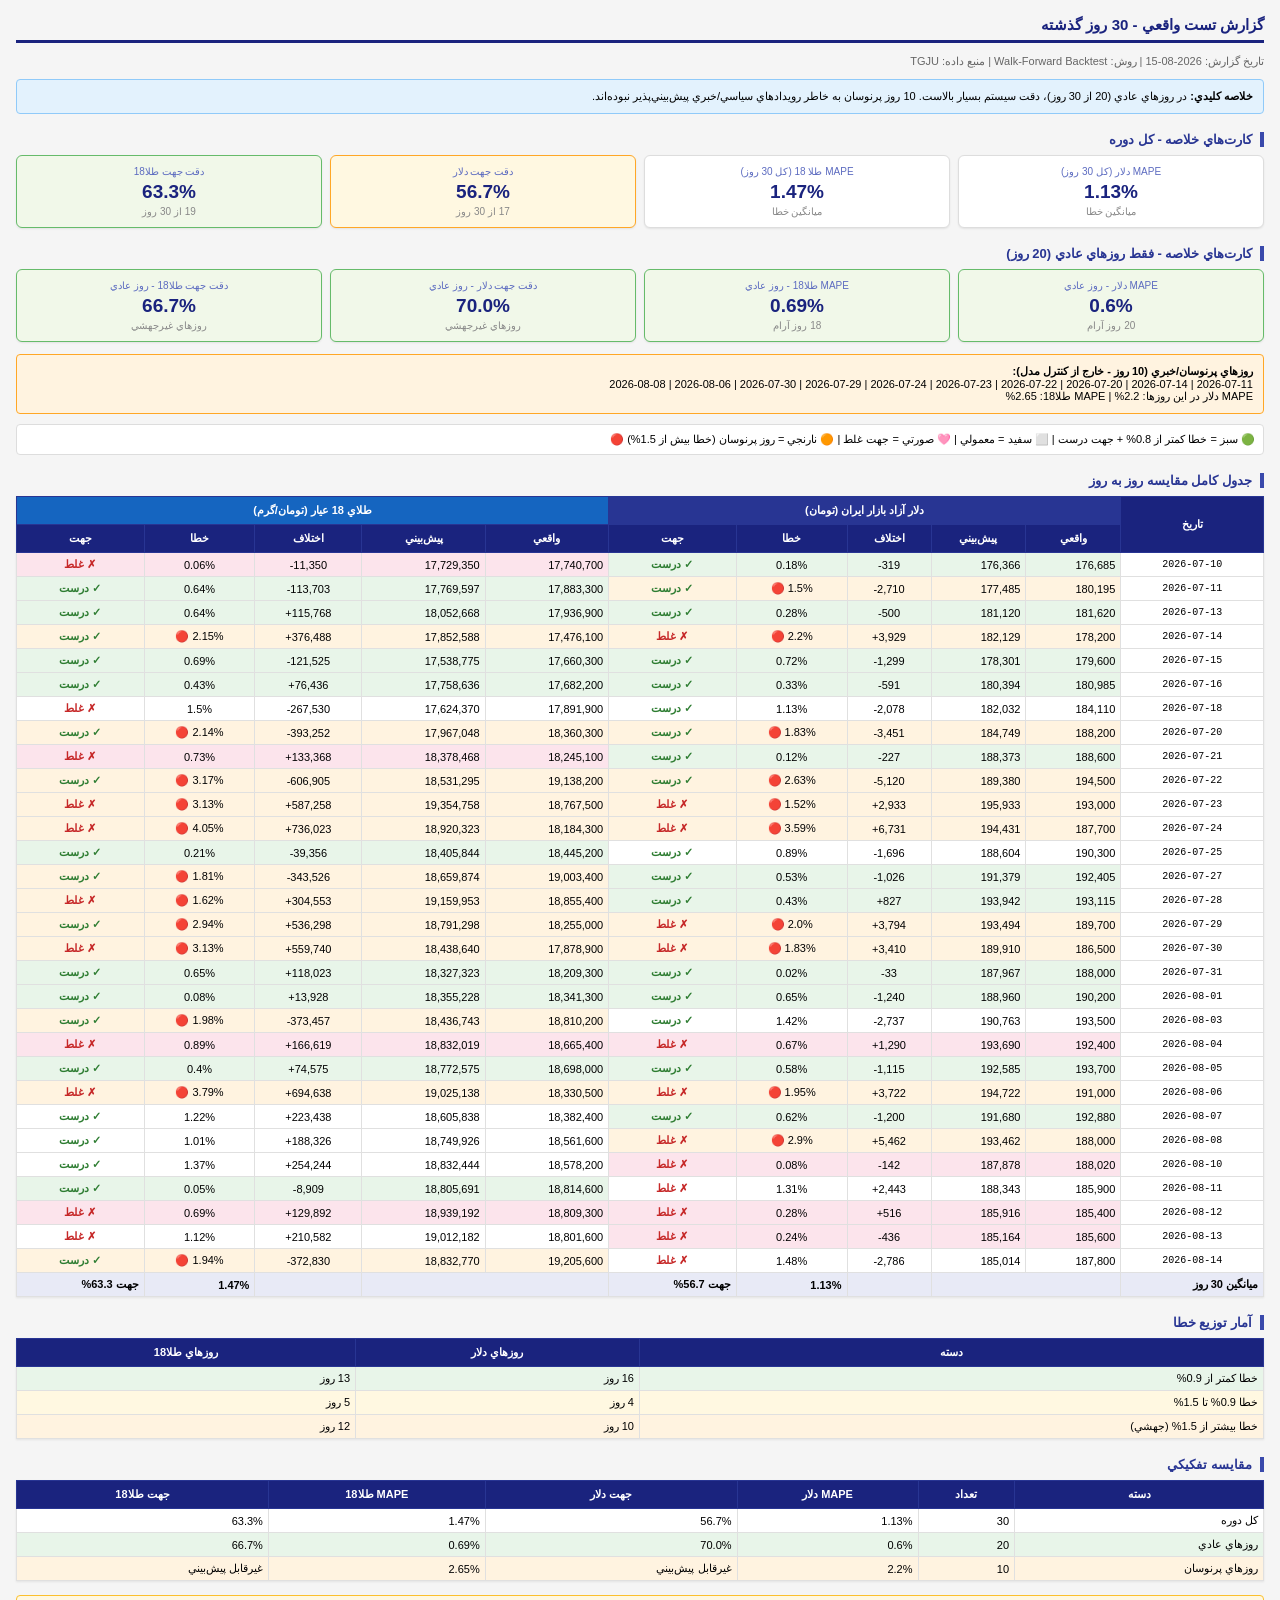
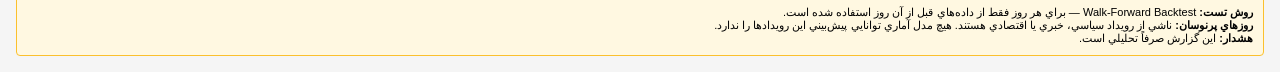
<file: _archive/old_reports/real_test_report.html>
<!DOCTYPE html>
<html dir="rtl" lang="fa">
<head>
<meta charset="UTF-8">
<style>
*{box-sizing:border-box}
body{font-family:Tahoma,Arial;font-size:12px;margin:16px;direction:rtl;background:#f5f5f5}
h1{font-size:15px;color:#1a237e;border-bottom:3px solid #1a237e;padding-bottom:6px;margin-bottom:12px}
h2{font-size:13px;color:#283593;margin:18px 0 8px;border-right:4px solid #3949ab;padding-right:8px}
.cards{display:grid;grid-template-columns:repeat(4,1fr);gap:8px;margin-bottom:12px}
.card{background:white;border:1px solid #ddd;border-radius:6px;padding:10px;text-align:center;box-shadow:0 1px 2px rgba(0,0,0,.08)}
.card-lbl{font-size:10px;color:#5c6bc0;margin-bottom:4px}
.card-val{font-size:19px;font-weight:bold;color:#1a237e}
.card-sub{font-size:10px;color:#888;margin-top:3px}
.green{border-color:#66bb6a;background:#f1f8e9}.orange{border-color:#ffa726;background:#fff8e1}
table{border-collapse:collapse;width:100%;background:white;box-shadow:0 1px 2px rgba(0,0,0,.08);font-size:11px;margin-bottom:14px}
th{background:#1a237e;color:white;padding:7px 5px;text-align:center;border:1px solid #283593;white-space:nowrap}
td{padding:5px 5px;border:1px solid #e0e0e0}
.sum-row{background:#e8eaf6;font-weight:bold}
.legend{font-size:11px;padding:8px;background:white;border:1px solid #ddd;border-radius:4px;margin:8px 0}
.alert{background:#fff3e0;border:1px solid #ffa726;padding:10px;border-radius:4px;font-size:11px;margin:10px 0}
.info{background:#e3f2fd;border:1px solid #90caf9;padding:10px;border-radius:4px;font-size:11px;margin:10px 0}
.note{background:#fff8e1;border:1px solid #fbc02d;padding:10px;border-radius:4px;font-size:11px;margin:10px 0}
</style>
</head>
<body>
<h1>گزارش تست واقعي - 30 روز گذشته</h1>
<p style="color:#666;font-size:11px">تاريخ گزارش: 2026-08-15 | روش: Walk-Forward Backtest | منبع داده: TGJU</p>

<div class="info">
<b>خلاصه كليدي:</b> در روزهاي عادي (20 از 30 روز)، دقت سيستم بسيار بالاست.
10 روز پرنوسان به خاطر رويدادهاي سياسي/خبري پيش‌بيني‌پذير نبوده‌اند.
</div>

<h2>كارت‌هاي خلاصه - كل دوره</h2>
<div class="cards">
<div class="card">
<div class="card-lbl">MAPE دلار (كل 30 روز)</div>
<div class="card-val">1.13%</div>
<div class="card-sub">ميانگين خطا</div>
</div>
<div class="card">
<div class="card-lbl">MAPE طلا 18 (كل 30 روز)</div>
<div class="card-val">1.47%</div>
<div class="card-sub">ميانگين خطا</div>
</div>
<div class="card orange">
<div class="card-lbl">دقت جهت دلار</div>
<div class="card-val">56.7%</div>
<div class="card-sub">17 از 30 روز</div>
</div>
<div class="card green">
<div class="card-lbl">دقت جهت طلا18</div>
<div class="card-val">63.3%</div>
<div class="card-sub">19 از 30 روز</div>
</div>
</div>

<h2>كارت‌هاي خلاصه - فقط روزهاي عادي (20 روز)</h2>
<div class="cards">
<div class="card green">
<div class="card-lbl">MAPE دلار - روز عادي</div>
<div class="card-val">0.6%</div>
<div class="card-sub">20 روز آرام</div>
</div>
<div class="card green">
<div class="card-lbl">MAPE طلا18 - روز عادي</div>
<div class="card-val">0.69%</div>
<div class="card-sub">18 روز آرام</div>
</div>
<div class="card green">
<div class="card-lbl">دقت جهت دلار - روز عادي</div>
<div class="card-val">70.0%</div>
<div class="card-sub">روزهاي غيرجهشي</div>
</div>
<div class="card green">
<div class="card-lbl">دقت جهت طلا18 - روز عادي</div>
<div class="card-val">66.7%</div>
<div class="card-sub">روزهاي غيرجهشي</div>
</div>
</div>

<div class="alert">
<b>روزهاي پرنوسان/خبري (10 روز - خارج از كنترل مدل):</b><br>
2026-07-11 | 2026-07-14 | 2026-07-20 | 2026-07-22 | 2026-07-23 | 2026-07-24 | 2026-07-29 | 2026-07-30 | 2026-08-06 | 2026-08-08<br>
MAPE دلار در اين روزها: 2.2% | MAPE طلا18: 2.65%
</div>

<div class="legend">
🟢 سبز = خطا كمتر از 0.8% + جهت درست |
⬜ سفيد = معمولي |
🩷 صورتي = جهت غلط |
🟠 نارنجي = روز پرنوسان (خطا بيش از 1.5%) 🔴
</div>

<h2>جدول كامل مقايسه روز به روز</h2>
<table>
<tr>
<th rowspan="2">تاريخ</th>
<th colspan="5" style="background:#283593">دلار آزاد بازار ايران (تومان)</th>
<th colspan="5" style="background:#1565c0">طلاي 18 عيار (تومان/گرم)</th>
</tr>
<tr>
<th>واقعي</th><th>پيش‌بيني</th><th>اختلاف</th><th>خطا</th><th>جهت</th>
<th>واقعي</th><th>پيش‌بيني</th><th>اختلاف</th><th>خطا</th><th>جهت</th>
</tr>
<tr><td style='direction:ltr;font-family:monospace;text-align:center;font-size:10px'>2026-07-10</td><td style='background:#e8f5e9;direction:ltr;text-align:right'>176,685</td><td style='background:#e8f5e9;direction:ltr;text-align:right'>176,366</td><td style='background:#e8f5e9;direction:ltr;text-align:center'>-319</td><td style='background:#e8f5e9;text-align:center'>0.18%</td><td style='background:#e8f5e9;text-align:center;color:#2e7d32'><b>✓ درست</b></td><td style='background:#fce4ec;direction:ltr;text-align:right'>17,740,700</td><td style='background:#fce4ec;direction:ltr;text-align:right'>17,729,350</td><td style='background:#fce4ec;direction:ltr;text-align:center'>-11,350</td><td style='background:#fce4ec;text-align:center'>0.06%</td><td style='background:#fce4ec;text-align:center;color:#c62828'><b>✗ غلط</b></td></tr>
<tr><td style='direction:ltr;font-family:monospace;text-align:center;font-size:10px'>2026-07-11</td><td style='background:#fff3e0;direction:ltr;text-align:right'>180,195</td><td style='background:#fff3e0;direction:ltr;text-align:right'>177,485</td><td style='background:#fff3e0;direction:ltr;text-align:center'>-2,710</td><td style='background:#fff3e0;text-align:center'>1.5% 🔴</td><td style='background:#fff3e0;text-align:center;color:#2e7d32'><b>✓ درست</b></td><td style='background:#e8f5e9;direction:ltr;text-align:right'>17,883,300</td><td style='background:#e8f5e9;direction:ltr;text-align:right'>17,769,597</td><td style='background:#e8f5e9;direction:ltr;text-align:center'>-113,703</td><td style='background:#e8f5e9;text-align:center'>0.64%</td><td style='background:#e8f5e9;text-align:center;color:#2e7d32'><b>✓ درست</b></td></tr>
<tr><td style='direction:ltr;font-family:monospace;text-align:center;font-size:10px'>2026-07-13</td><td style='background:#e8f5e9;direction:ltr;text-align:right'>181,620</td><td style='background:#e8f5e9;direction:ltr;text-align:right'>181,120</td><td style='background:#e8f5e9;direction:ltr;text-align:center'>-500</td><td style='background:#e8f5e9;text-align:center'>0.28%</td><td style='background:#e8f5e9;text-align:center;color:#2e7d32'><b>✓ درست</b></td><td style='background:#e8f5e9;direction:ltr;text-align:right'>17,936,900</td><td style='background:#e8f5e9;direction:ltr;text-align:right'>18,052,668</td><td style='background:#e8f5e9;direction:ltr;text-align:center'>+115,768</td><td style='background:#e8f5e9;text-align:center'>0.64%</td><td style='background:#e8f5e9;text-align:center;color:#2e7d32'><b>✓ درست</b></td></tr>
<tr><td style='direction:ltr;font-family:monospace;text-align:center;font-size:10px'>2026-07-14</td><td style='background:#fff3e0;direction:ltr;text-align:right'>178,200</td><td style='background:#fff3e0;direction:ltr;text-align:right'>182,129</td><td style='background:#fff3e0;direction:ltr;text-align:center'>+3,929</td><td style='background:#fff3e0;text-align:center'>2.2% 🔴</td><td style='background:#fff3e0;text-align:center;color:#c62828'><b>✗ غلط</b></td><td style='background:#fff3e0;direction:ltr;text-align:right'>17,476,100</td><td style='background:#fff3e0;direction:ltr;text-align:right'>17,852,588</td><td style='background:#fff3e0;direction:ltr;text-align:center'>+376,488</td><td style='background:#fff3e0;text-align:center'>2.15% 🔴</td><td style='background:#fff3e0;text-align:center;color:#2e7d32'><b>✓ درست</b></td></tr>
<tr><td style='direction:ltr;font-family:monospace;text-align:center;font-size:10px'>2026-07-15</td><td style='background:#e8f5e9;direction:ltr;text-align:right'>179,600</td><td style='background:#e8f5e9;direction:ltr;text-align:right'>178,301</td><td style='background:#e8f5e9;direction:ltr;text-align:center'>-1,299</td><td style='background:#e8f5e9;text-align:center'>0.72%</td><td style='background:#e8f5e9;text-align:center;color:#2e7d32'><b>✓ درست</b></td><td style='background:#e8f5e9;direction:ltr;text-align:right'>17,660,300</td><td style='background:#e8f5e9;direction:ltr;text-align:right'>17,538,775</td><td style='background:#e8f5e9;direction:ltr;text-align:center'>-121,525</td><td style='background:#e8f5e9;text-align:center'>0.69%</td><td style='background:#e8f5e9;text-align:center;color:#2e7d32'><b>✓ درست</b></td></tr>
<tr><td style='direction:ltr;font-family:monospace;text-align:center;font-size:10px'>2026-07-16</td><td style='background:#e8f5e9;direction:ltr;text-align:right'>180,985</td><td style='background:#e8f5e9;direction:ltr;text-align:right'>180,394</td><td style='background:#e8f5e9;direction:ltr;text-align:center'>-591</td><td style='background:#e8f5e9;text-align:center'>0.33%</td><td style='background:#e8f5e9;text-align:center;color:#2e7d32'><b>✓ درست</b></td><td style='background:#e8f5e9;direction:ltr;text-align:right'>17,682,200</td><td style='background:#e8f5e9;direction:ltr;text-align:right'>17,758,636</td><td style='background:#e8f5e9;direction:ltr;text-align:center'>+76,436</td><td style='background:#e8f5e9;text-align:center'>0.43%</td><td style='background:#e8f5e9;text-align:center;color:#2e7d32'><b>✓ درست</b></td></tr>
<tr><td style='direction:ltr;font-family:monospace;text-align:center;font-size:10px'>2026-07-18</td><td style='background:#ffffff;direction:ltr;text-align:right'>184,110</td><td style='background:#ffffff;direction:ltr;text-align:right'>182,032</td><td style='background:#ffffff;direction:ltr;text-align:center'>-2,078</td><td style='background:#ffffff;text-align:center'>1.13%</td><td style='background:#ffffff;text-align:center;color:#2e7d32'><b>✓ درست</b></td><td style='background:#ffffff;direction:ltr;text-align:right'>17,891,900</td><td style='background:#ffffff;direction:ltr;text-align:right'>17,624,370</td><td style='background:#ffffff;direction:ltr;text-align:center'>-267,530</td><td style='background:#ffffff;text-align:center'>1.5%</td><td style='background:#ffffff;text-align:center;color:#c62828'><b>✗ غلط</b></td></tr>
<tr><td style='direction:ltr;font-family:monospace;text-align:center;font-size:10px'>2026-07-20</td><td style='background:#fff3e0;direction:ltr;text-align:right'>188,200</td><td style='background:#fff3e0;direction:ltr;text-align:right'>184,749</td><td style='background:#fff3e0;direction:ltr;text-align:center'>-3,451</td><td style='background:#fff3e0;text-align:center'>1.83% 🔴</td><td style='background:#fff3e0;text-align:center;color:#2e7d32'><b>✓ درست</b></td><td style='background:#fff3e0;direction:ltr;text-align:right'>18,360,300</td><td style='background:#fff3e0;direction:ltr;text-align:right'>17,967,048</td><td style='background:#fff3e0;direction:ltr;text-align:center'>-393,252</td><td style='background:#fff3e0;text-align:center'>2.14% 🔴</td><td style='background:#fff3e0;text-align:center;color:#2e7d32'><b>✓ درست</b></td></tr>
<tr><td style='direction:ltr;font-family:monospace;text-align:center;font-size:10px'>2026-07-21</td><td style='background:#e8f5e9;direction:ltr;text-align:right'>188,600</td><td style='background:#e8f5e9;direction:ltr;text-align:right'>188,373</td><td style='background:#e8f5e9;direction:ltr;text-align:center'>-227</td><td style='background:#e8f5e9;text-align:center'>0.12%</td><td style='background:#e8f5e9;text-align:center;color:#2e7d32'><b>✓ درست</b></td><td style='background:#fce4ec;direction:ltr;text-align:right'>18,245,100</td><td style='background:#fce4ec;direction:ltr;text-align:right'>18,378,468</td><td style='background:#fce4ec;direction:ltr;text-align:center'>+133,368</td><td style='background:#fce4ec;text-align:center'>0.73%</td><td style='background:#fce4ec;text-align:center;color:#c62828'><b>✗ غلط</b></td></tr>
<tr><td style='direction:ltr;font-family:monospace;text-align:center;font-size:10px'>2026-07-22</td><td style='background:#fff3e0;direction:ltr;text-align:right'>194,500</td><td style='background:#fff3e0;direction:ltr;text-align:right'>189,380</td><td style='background:#fff3e0;direction:ltr;text-align:center'>-5,120</td><td style='background:#fff3e0;text-align:center'>2.63% 🔴</td><td style='background:#fff3e0;text-align:center;color:#2e7d32'><b>✓ درست</b></td><td style='background:#fff3e0;direction:ltr;text-align:right'>19,138,200</td><td style='background:#fff3e0;direction:ltr;text-align:right'>18,531,295</td><td style='background:#fff3e0;direction:ltr;text-align:center'>-606,905</td><td style='background:#fff3e0;text-align:center'>3.17% 🔴</td><td style='background:#fff3e0;text-align:center;color:#2e7d32'><b>✓ درست</b></td></tr>
<tr><td style='direction:ltr;font-family:monospace;text-align:center;font-size:10px'>2026-07-23</td><td style='background:#fff3e0;direction:ltr;text-align:right'>193,000</td><td style='background:#fff3e0;direction:ltr;text-align:right'>195,933</td><td style='background:#fff3e0;direction:ltr;text-align:center'>+2,933</td><td style='background:#fff3e0;text-align:center'>1.52% 🔴</td><td style='background:#fff3e0;text-align:center;color:#c62828'><b>✗ غلط</b></td><td style='background:#fff3e0;direction:ltr;text-align:right'>18,767,500</td><td style='background:#fff3e0;direction:ltr;text-align:right'>19,354,758</td><td style='background:#fff3e0;direction:ltr;text-align:center'>+587,258</td><td style='background:#fff3e0;text-align:center'>3.13% 🔴</td><td style='background:#fff3e0;text-align:center;color:#c62828'><b>✗ غلط</b></td></tr>
<tr><td style='direction:ltr;font-family:monospace;text-align:center;font-size:10px'>2026-07-24</td><td style='background:#fff3e0;direction:ltr;text-align:right'>187,700</td><td style='background:#fff3e0;direction:ltr;text-align:right'>194,431</td><td style='background:#fff3e0;direction:ltr;text-align:center'>+6,731</td><td style='background:#fff3e0;text-align:center'>3.59% 🔴</td><td style='background:#fff3e0;text-align:center;color:#c62828'><b>✗ غلط</b></td><td style='background:#fff3e0;direction:ltr;text-align:right'>18,184,300</td><td style='background:#fff3e0;direction:ltr;text-align:right'>18,920,323</td><td style='background:#fff3e0;direction:ltr;text-align:center'>+736,023</td><td style='background:#fff3e0;text-align:center'>4.05% 🔴</td><td style='background:#fff3e0;text-align:center;color:#c62828'><b>✗ غلط</b></td></tr>
<tr><td style='direction:ltr;font-family:monospace;text-align:center;font-size:10px'>2026-07-25</td><td style='background:#ffffff;direction:ltr;text-align:right'>190,300</td><td style='background:#ffffff;direction:ltr;text-align:right'>188,604</td><td style='background:#ffffff;direction:ltr;text-align:center'>-1,696</td><td style='background:#ffffff;text-align:center'>0.89%</td><td style='background:#ffffff;text-align:center;color:#2e7d32'><b>✓ درست</b></td><td style='background:#e8f5e9;direction:ltr;text-align:right'>18,445,200</td><td style='background:#e8f5e9;direction:ltr;text-align:right'>18,405,844</td><td style='background:#e8f5e9;direction:ltr;text-align:center'>-39,356</td><td style='background:#e8f5e9;text-align:center'>0.21%</td><td style='background:#e8f5e9;text-align:center;color:#2e7d32'><b>✓ درست</b></td></tr>
<tr><td style='direction:ltr;font-family:monospace;text-align:center;font-size:10px'>2026-07-27</td><td style='background:#e8f5e9;direction:ltr;text-align:right'>192,405</td><td style='background:#e8f5e9;direction:ltr;text-align:right'>191,379</td><td style='background:#e8f5e9;direction:ltr;text-align:center'>-1,026</td><td style='background:#e8f5e9;text-align:center'>0.53%</td><td style='background:#e8f5e9;text-align:center;color:#2e7d32'><b>✓ درست</b></td><td style='background:#fff3e0;direction:ltr;text-align:right'>19,003,400</td><td style='background:#fff3e0;direction:ltr;text-align:right'>18,659,874</td><td style='background:#fff3e0;direction:ltr;text-align:center'>-343,526</td><td style='background:#fff3e0;text-align:center'>1.81% 🔴</td><td style='background:#fff3e0;text-align:center;color:#2e7d32'><b>✓ درست</b></td></tr>
<tr><td style='direction:ltr;font-family:monospace;text-align:center;font-size:10px'>2026-07-28</td><td style='background:#e8f5e9;direction:ltr;text-align:right'>193,115</td><td style='background:#e8f5e9;direction:ltr;text-align:right'>193,942</td><td style='background:#e8f5e9;direction:ltr;text-align:center'>+827</td><td style='background:#e8f5e9;text-align:center'>0.43%</td><td style='background:#e8f5e9;text-align:center;color:#2e7d32'><b>✓ درست</b></td><td style='background:#fff3e0;direction:ltr;text-align:right'>18,855,400</td><td style='background:#fff3e0;direction:ltr;text-align:right'>19,159,953</td><td style='background:#fff3e0;direction:ltr;text-align:center'>+304,553</td><td style='background:#fff3e0;text-align:center'>1.62% 🔴</td><td style='background:#fff3e0;text-align:center;color:#c62828'><b>✗ غلط</b></td></tr>
<tr><td style='direction:ltr;font-family:monospace;text-align:center;font-size:10px'>2026-07-29</td><td style='background:#fff3e0;direction:ltr;text-align:right'>189,700</td><td style='background:#fff3e0;direction:ltr;text-align:right'>193,494</td><td style='background:#fff3e0;direction:ltr;text-align:center'>+3,794</td><td style='background:#fff3e0;text-align:center'>2.0% 🔴</td><td style='background:#fff3e0;text-align:center;color:#c62828'><b>✗ غلط</b></td><td style='background:#fff3e0;direction:ltr;text-align:right'>18,255,000</td><td style='background:#fff3e0;direction:ltr;text-align:right'>18,791,298</td><td style='background:#fff3e0;direction:ltr;text-align:center'>+536,298</td><td style='background:#fff3e0;text-align:center'>2.94% 🔴</td><td style='background:#fff3e0;text-align:center;color:#2e7d32'><b>✓ درست</b></td></tr>
<tr><td style='direction:ltr;font-family:monospace;text-align:center;font-size:10px'>2026-07-30</td><td style='background:#fff3e0;direction:ltr;text-align:right'>186,500</td><td style='background:#fff3e0;direction:ltr;text-align:right'>189,910</td><td style='background:#fff3e0;direction:ltr;text-align:center'>+3,410</td><td style='background:#fff3e0;text-align:center'>1.83% 🔴</td><td style='background:#fff3e0;text-align:center;color:#c62828'><b>✗ غلط</b></td><td style='background:#fff3e0;direction:ltr;text-align:right'>17,878,900</td><td style='background:#fff3e0;direction:ltr;text-align:right'>18,438,640</td><td style='background:#fff3e0;direction:ltr;text-align:center'>+559,740</td><td style='background:#fff3e0;text-align:center'>3.13% 🔴</td><td style='background:#fff3e0;text-align:center;color:#c62828'><b>✗ غلط</b></td></tr>
<tr><td style='direction:ltr;font-family:monospace;text-align:center;font-size:10px'>2026-07-31</td><td style='background:#e8f5e9;direction:ltr;text-align:right'>188,000</td><td style='background:#e8f5e9;direction:ltr;text-align:right'>187,967</td><td style='background:#e8f5e9;direction:ltr;text-align:center'>-33</td><td style='background:#e8f5e9;text-align:center'>0.02%</td><td style='background:#e8f5e9;text-align:center;color:#2e7d32'><b>✓ درست</b></td><td style='background:#e8f5e9;direction:ltr;text-align:right'>18,209,300</td><td style='background:#e8f5e9;direction:ltr;text-align:right'>18,327,323</td><td style='background:#e8f5e9;direction:ltr;text-align:center'>+118,023</td><td style='background:#e8f5e9;text-align:center'>0.65%</td><td style='background:#e8f5e9;text-align:center;color:#2e7d32'><b>✓ درست</b></td></tr>
<tr><td style='direction:ltr;font-family:monospace;text-align:center;font-size:10px'>2026-08-01</td><td style='background:#e8f5e9;direction:ltr;text-align:right'>190,200</td><td style='background:#e8f5e9;direction:ltr;text-align:right'>188,960</td><td style='background:#e8f5e9;direction:ltr;text-align:center'>-1,240</td><td style='background:#e8f5e9;text-align:center'>0.65%</td><td style='background:#e8f5e9;text-align:center;color:#2e7d32'><b>✓ درست</b></td><td style='background:#e8f5e9;direction:ltr;text-align:right'>18,341,300</td><td style='background:#e8f5e9;direction:ltr;text-align:right'>18,355,228</td><td style='background:#e8f5e9;direction:ltr;text-align:center'>+13,928</td><td style='background:#e8f5e9;text-align:center'>0.08%</td><td style='background:#e8f5e9;text-align:center;color:#2e7d32'><b>✓ درست</b></td></tr>
<tr><td style='direction:ltr;font-family:monospace;text-align:center;font-size:10px'>2026-08-03</td><td style='background:#ffffff;direction:ltr;text-align:right'>193,500</td><td style='background:#ffffff;direction:ltr;text-align:right'>190,763</td><td style='background:#ffffff;direction:ltr;text-align:center'>-2,737</td><td style='background:#ffffff;text-align:center'>1.42%</td><td style='background:#ffffff;text-align:center;color:#2e7d32'><b>✓ درست</b></td><td style='background:#fff3e0;direction:ltr;text-align:right'>18,810,200</td><td style='background:#fff3e0;direction:ltr;text-align:right'>18,436,743</td><td style='background:#fff3e0;direction:ltr;text-align:center'>-373,457</td><td style='background:#fff3e0;text-align:center'>1.98% 🔴</td><td style='background:#fff3e0;text-align:center;color:#2e7d32'><b>✓ درست</b></td></tr>
<tr><td style='direction:ltr;font-family:monospace;text-align:center;font-size:10px'>2026-08-04</td><td style='background:#fce4ec;direction:ltr;text-align:right'>192,400</td><td style='background:#fce4ec;direction:ltr;text-align:right'>193,690</td><td style='background:#fce4ec;direction:ltr;text-align:center'>+1,290</td><td style='background:#fce4ec;text-align:center'>0.67%</td><td style='background:#fce4ec;text-align:center;color:#c62828'><b>✗ غلط</b></td><td style='background:#fce4ec;direction:ltr;text-align:right'>18,665,400</td><td style='background:#fce4ec;direction:ltr;text-align:right'>18,832,019</td><td style='background:#fce4ec;direction:ltr;text-align:center'>+166,619</td><td style='background:#fce4ec;text-align:center'>0.89%</td><td style='background:#fce4ec;text-align:center;color:#c62828'><b>✗ غلط</b></td></tr>
<tr><td style='direction:ltr;font-family:monospace;text-align:center;font-size:10px'>2026-08-05</td><td style='background:#e8f5e9;direction:ltr;text-align:right'>193,700</td><td style='background:#e8f5e9;direction:ltr;text-align:right'>192,585</td><td style='background:#e8f5e9;direction:ltr;text-align:center'>-1,115</td><td style='background:#e8f5e9;text-align:center'>0.58%</td><td style='background:#e8f5e9;text-align:center;color:#2e7d32'><b>✓ درست</b></td><td style='background:#e8f5e9;direction:ltr;text-align:right'>18,698,000</td><td style='background:#e8f5e9;direction:ltr;text-align:right'>18,772,575</td><td style='background:#e8f5e9;direction:ltr;text-align:center'>+74,575</td><td style='background:#e8f5e9;text-align:center'>0.4%</td><td style='background:#e8f5e9;text-align:center;color:#2e7d32'><b>✓ درست</b></td></tr>
<tr><td style='direction:ltr;font-family:monospace;text-align:center;font-size:10px'>2026-08-06</td><td style='background:#fff3e0;direction:ltr;text-align:right'>191,000</td><td style='background:#fff3e0;direction:ltr;text-align:right'>194,722</td><td style='background:#fff3e0;direction:ltr;text-align:center'>+3,722</td><td style='background:#fff3e0;text-align:center'>1.95% 🔴</td><td style='background:#fff3e0;text-align:center;color:#c62828'><b>✗ غلط</b></td><td style='background:#fff3e0;direction:ltr;text-align:right'>18,330,500</td><td style='background:#fff3e0;direction:ltr;text-align:right'>19,025,138</td><td style='background:#fff3e0;direction:ltr;text-align:center'>+694,638</td><td style='background:#fff3e0;text-align:center'>3.79% 🔴</td><td style='background:#fff3e0;text-align:center;color:#c62828'><b>✗ غلط</b></td></tr>
<tr><td style='direction:ltr;font-family:monospace;text-align:center;font-size:10px'>2026-08-07</td><td style='background:#e8f5e9;direction:ltr;text-align:right'>192,880</td><td style='background:#e8f5e9;direction:ltr;text-align:right'>191,680</td><td style='background:#e8f5e9;direction:ltr;text-align:center'>-1,200</td><td style='background:#e8f5e9;text-align:center'>0.62%</td><td style='background:#e8f5e9;text-align:center;color:#2e7d32'><b>✓ درست</b></td><td style='background:#ffffff;direction:ltr;text-align:right'>18,382,400</td><td style='background:#ffffff;direction:ltr;text-align:right'>18,605,838</td><td style='background:#ffffff;direction:ltr;text-align:center'>+223,438</td><td style='background:#ffffff;text-align:center'>1.22%</td><td style='background:#ffffff;text-align:center;color:#2e7d32'><b>✓ درست</b></td></tr>
<tr><td style='direction:ltr;font-family:monospace;text-align:center;font-size:10px'>2026-08-08</td><td style='background:#fff3e0;direction:ltr;text-align:right'>188,000</td><td style='background:#fff3e0;direction:ltr;text-align:right'>193,462</td><td style='background:#fff3e0;direction:ltr;text-align:center'>+5,462</td><td style='background:#fff3e0;text-align:center'>2.9% 🔴</td><td style='background:#fff3e0;text-align:center;color:#c62828'><b>✗ غلط</b></td><td style='background:#ffffff;direction:ltr;text-align:right'>18,561,600</td><td style='background:#ffffff;direction:ltr;text-align:right'>18,749,926</td><td style='background:#ffffff;direction:ltr;text-align:center'>+188,326</td><td style='background:#ffffff;text-align:center'>1.01%</td><td style='background:#ffffff;text-align:center;color:#2e7d32'><b>✓ درست</b></td></tr>
<tr><td style='direction:ltr;font-family:monospace;text-align:center;font-size:10px'>2026-08-10</td><td style='background:#fce4ec;direction:ltr;text-align:right'>188,020</td><td style='background:#fce4ec;direction:ltr;text-align:right'>187,878</td><td style='background:#fce4ec;direction:ltr;text-align:center'>-142</td><td style='background:#fce4ec;text-align:center'>0.08%</td><td style='background:#fce4ec;text-align:center;color:#c62828'><b>✗ غلط</b></td><td style='background:#ffffff;direction:ltr;text-align:right'>18,578,200</td><td style='background:#ffffff;direction:ltr;text-align:right'>18,832,444</td><td style='background:#ffffff;direction:ltr;text-align:center'>+254,244</td><td style='background:#ffffff;text-align:center'>1.37%</td><td style='background:#ffffff;text-align:center;color:#2e7d32'><b>✓ درست</b></td></tr>
<tr><td style='direction:ltr;font-family:monospace;text-align:center;font-size:10px'>2026-08-11</td><td style='background:#ffffff;direction:ltr;text-align:right'>185,900</td><td style='background:#ffffff;direction:ltr;text-align:right'>188,343</td><td style='background:#ffffff;direction:ltr;text-align:center'>+2,443</td><td style='background:#ffffff;text-align:center'>1.31%</td><td style='background:#ffffff;text-align:center;color:#c62828'><b>✗ غلط</b></td><td style='background:#e8f5e9;direction:ltr;text-align:right'>18,814,600</td><td style='background:#e8f5e9;direction:ltr;text-align:right'>18,805,691</td><td style='background:#e8f5e9;direction:ltr;text-align:center'>-8,909</td><td style='background:#e8f5e9;text-align:center'>0.05%</td><td style='background:#e8f5e9;text-align:center;color:#2e7d32'><b>✓ درست</b></td></tr>
<tr><td style='direction:ltr;font-family:monospace;text-align:center;font-size:10px'>2026-08-12</td><td style='background:#fce4ec;direction:ltr;text-align:right'>185,400</td><td style='background:#fce4ec;direction:ltr;text-align:right'>185,916</td><td style='background:#fce4ec;direction:ltr;text-align:center'>+516</td><td style='background:#fce4ec;text-align:center'>0.28%</td><td style='background:#fce4ec;text-align:center;color:#c62828'><b>✗ غلط</b></td><td style='background:#fce4ec;direction:ltr;text-align:right'>18,809,300</td><td style='background:#fce4ec;direction:ltr;text-align:right'>18,939,192</td><td style='background:#fce4ec;direction:ltr;text-align:center'>+129,892</td><td style='background:#fce4ec;text-align:center'>0.69%</td><td style='background:#fce4ec;text-align:center;color:#c62828'><b>✗ غلط</b></td></tr>
<tr><td style='direction:ltr;font-family:monospace;text-align:center;font-size:10px'>2026-08-13</td><td style='background:#fce4ec;direction:ltr;text-align:right'>185,600</td><td style='background:#fce4ec;direction:ltr;text-align:right'>185,164</td><td style='background:#fce4ec;direction:ltr;text-align:center'>-436</td><td style='background:#fce4ec;text-align:center'>0.24%</td><td style='background:#fce4ec;text-align:center;color:#c62828'><b>✗ غلط</b></td><td style='background:#ffffff;direction:ltr;text-align:right'>18,801,600</td><td style='background:#ffffff;direction:ltr;text-align:right'>19,012,182</td><td style='background:#ffffff;direction:ltr;text-align:center'>+210,582</td><td style='background:#ffffff;text-align:center'>1.12%</td><td style='background:#ffffff;text-align:center;color:#c62828'><b>✗ غلط</b></td></tr>
<tr><td style='direction:ltr;font-family:monospace;text-align:center;font-size:10px'>2026-08-14</td><td style='background:#ffffff;direction:ltr;text-align:right'>187,800</td><td style='background:#ffffff;direction:ltr;text-align:right'>185,014</td><td style='background:#ffffff;direction:ltr;text-align:center'>-2,786</td><td style='background:#ffffff;text-align:center'>1.48%</td><td style='background:#ffffff;text-align:center;color:#c62828'><b>✗ غلط</b></td><td style='background:#fff3e0;direction:ltr;text-align:right'>19,205,600</td><td style='background:#fff3e0;direction:ltr;text-align:right'>18,832,770</td><td style='background:#fff3e0;direction:ltr;text-align:center'>-372,830</td><td style='background:#fff3e0;text-align:center'>1.94% 🔴</td><td style='background:#fff3e0;text-align:center;color:#2e7d32'><b>✓ درست</b></td></tr>

<tr class="sum-row">
<td><b>ميانگين 30 روز</b></td>
<td colspan="2"></td><td></td>
<td><b>1.13%</b></td>
<td><b>جهت 56.7%</b></td>
<td colspan="2"></td><td></td>
<td><b>1.47%</b></td>
<td><b>جهت 63.3%</b></td>
</tr>
</table>

<h2>آمار توزيع خطا</h2>
<table>
<tr><th>دسته</th><th>روزهاي دلار</th><th>روزهاي طلا18</th></tr>
<tr style="background:#e8f5e9"><td>خطا كمتر از 0.9%</td><td>16 روز</td><td>13 روز</td></tr>
<tr style="background:#fff8e1"><td>خطا 0.9% تا 1.5%</td><td>4 روز</td><td>5 روز</td></tr>
<tr style="background:#fff3e0"><td>خطا بيشتر از 1.5% (جهشي)</td><td>10 روز</td><td>12 روز</td></tr>
</table>

<h2>مقايسه تفكيكي</h2>
<table>
<tr><th>دسته</th><th>تعداد</th><th>MAPE دلار</th><th>جهت دلار</th><th>MAPE طلا18</th><th>جهت طلا18</th></tr>
<tr><td>كل دوره</td><td>30</td><td>1.13%</td><td>56.7%</td><td>1.47%</td><td>63.3%</td></tr>
<tr style="background:#e8f5e9"><td>روزهاي عادي</td><td>20</td><td>0.6%</td><td>70.0%</td><td>0.69%</td><td>66.7%</td></tr>
<tr style="background:#fff3e0"><td>روزهاي پرنوسان</td><td>10</td><td>2.2%</td><td>غيرقابل پيش‌بيني</td><td>2.65%</td><td>غيرقابل پيش‌بيني</td></tr>
</table>

<div class="note">
<b>روش تست:</b> Walk-Forward Backtest — براي هر روز فقط از داده‌هاي قبل از آن روز استفاده شده است.<br>
<b>روزهاي پرنوسان:</b> ناشي از رويداد سياسي، خبري يا اقتصادي هستند. هيچ مدل آماري توانايي پيش‌بيني اين رويدادها را ندارد.<br>
<b>هشدار:</b> اين گزارش صرفاً تحليلي است.
</div>
</body>
</html>
</file>
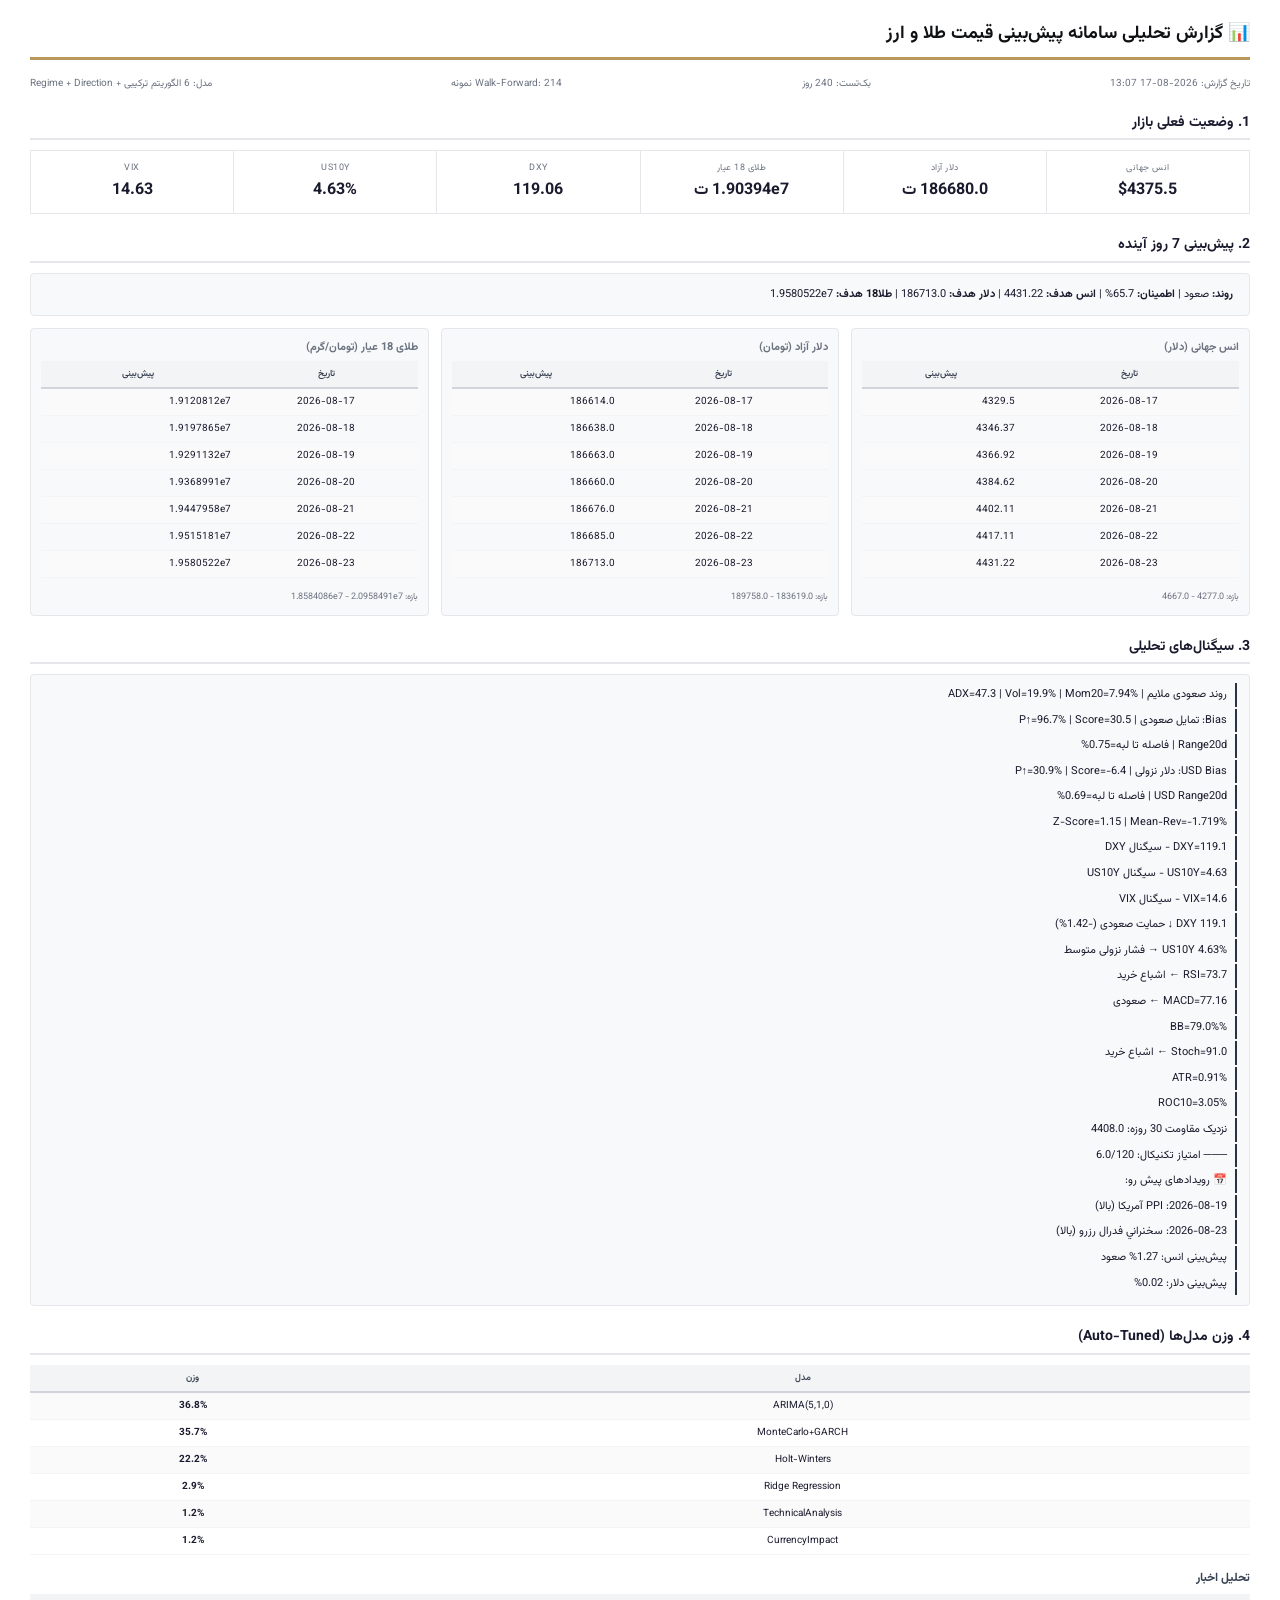
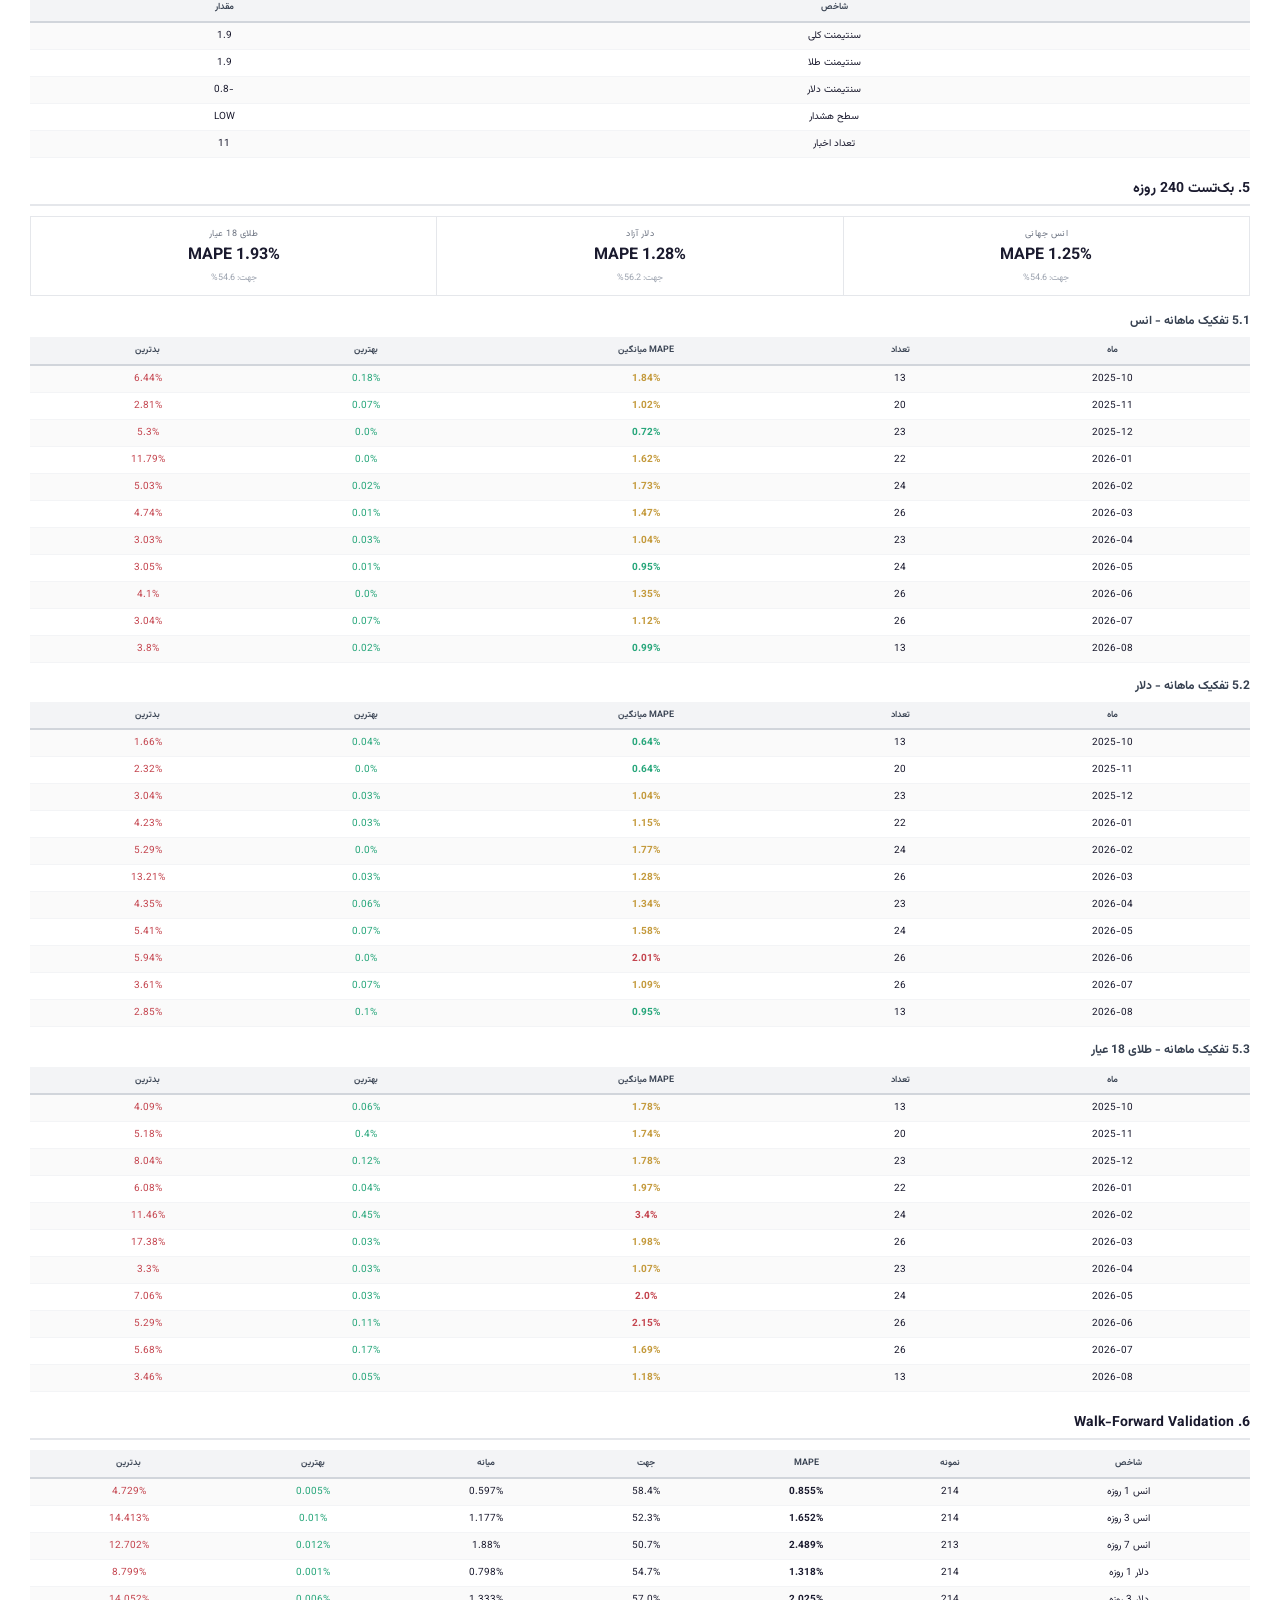
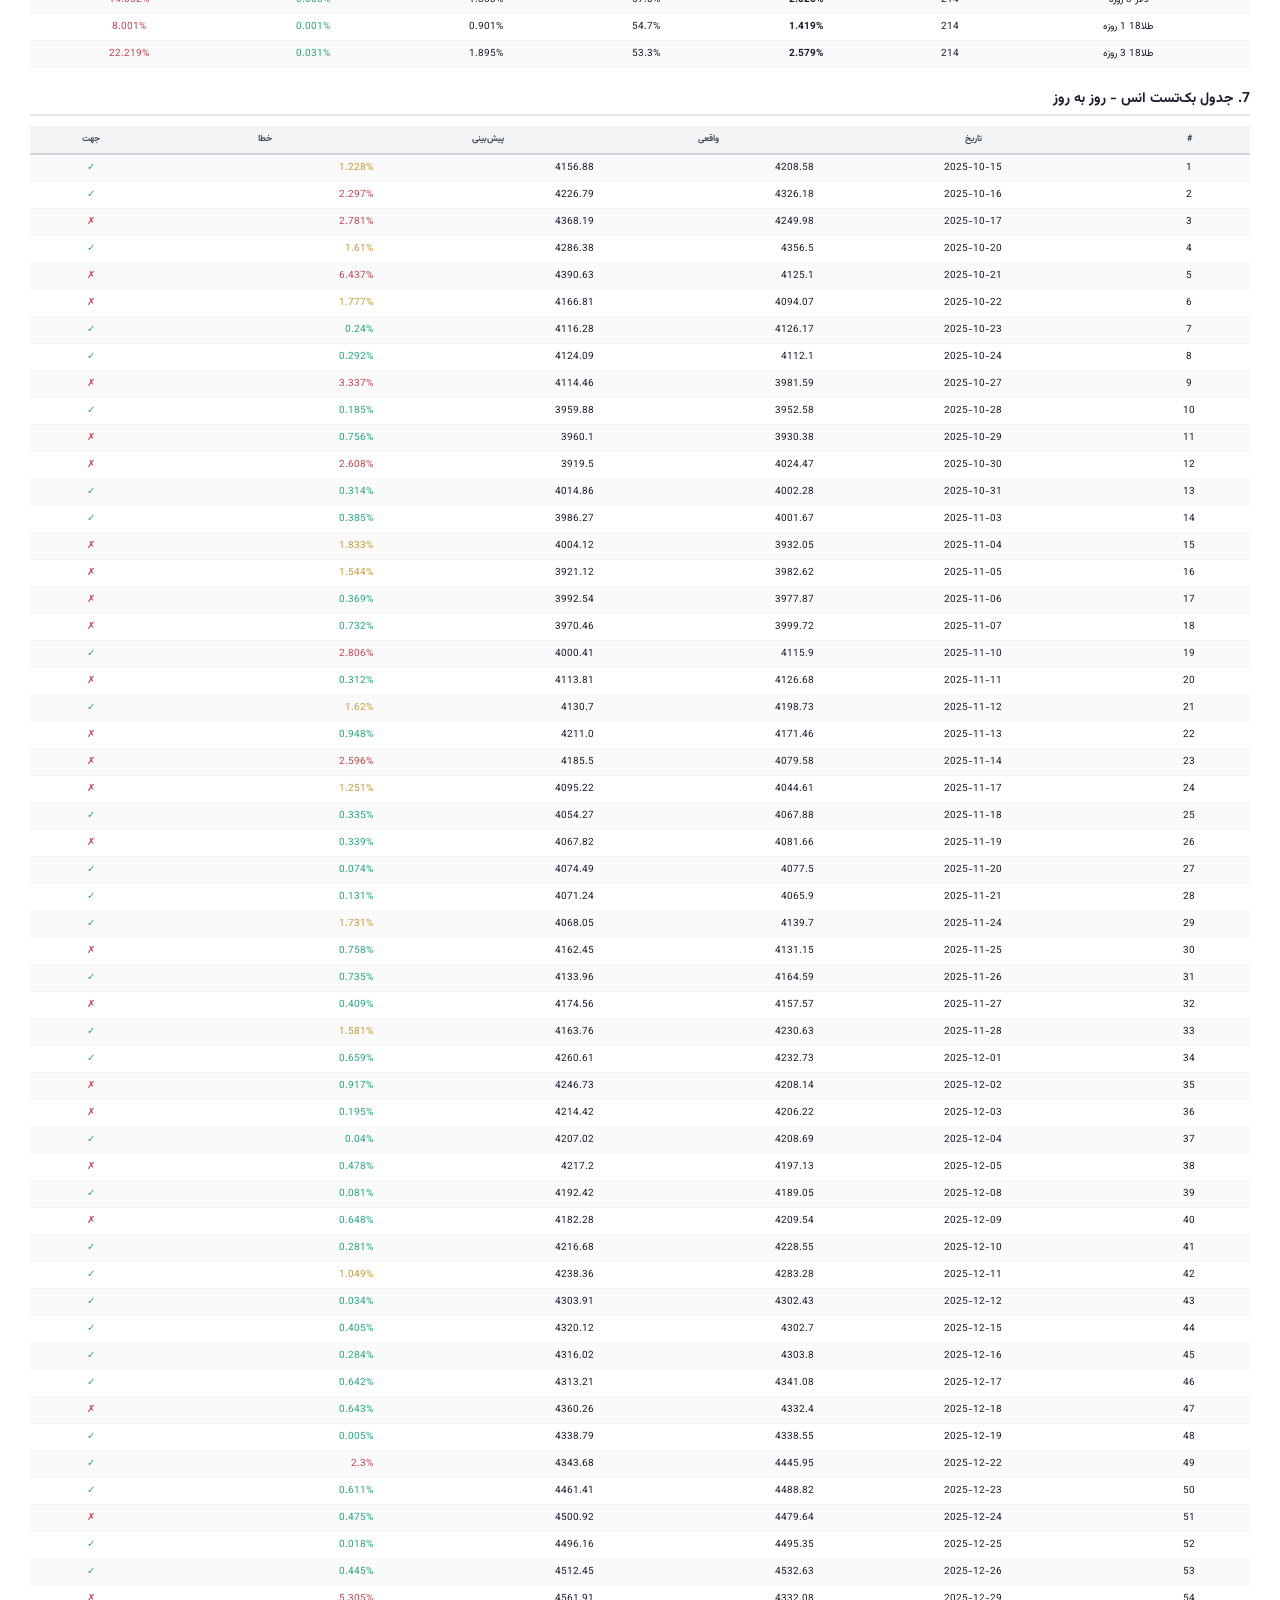
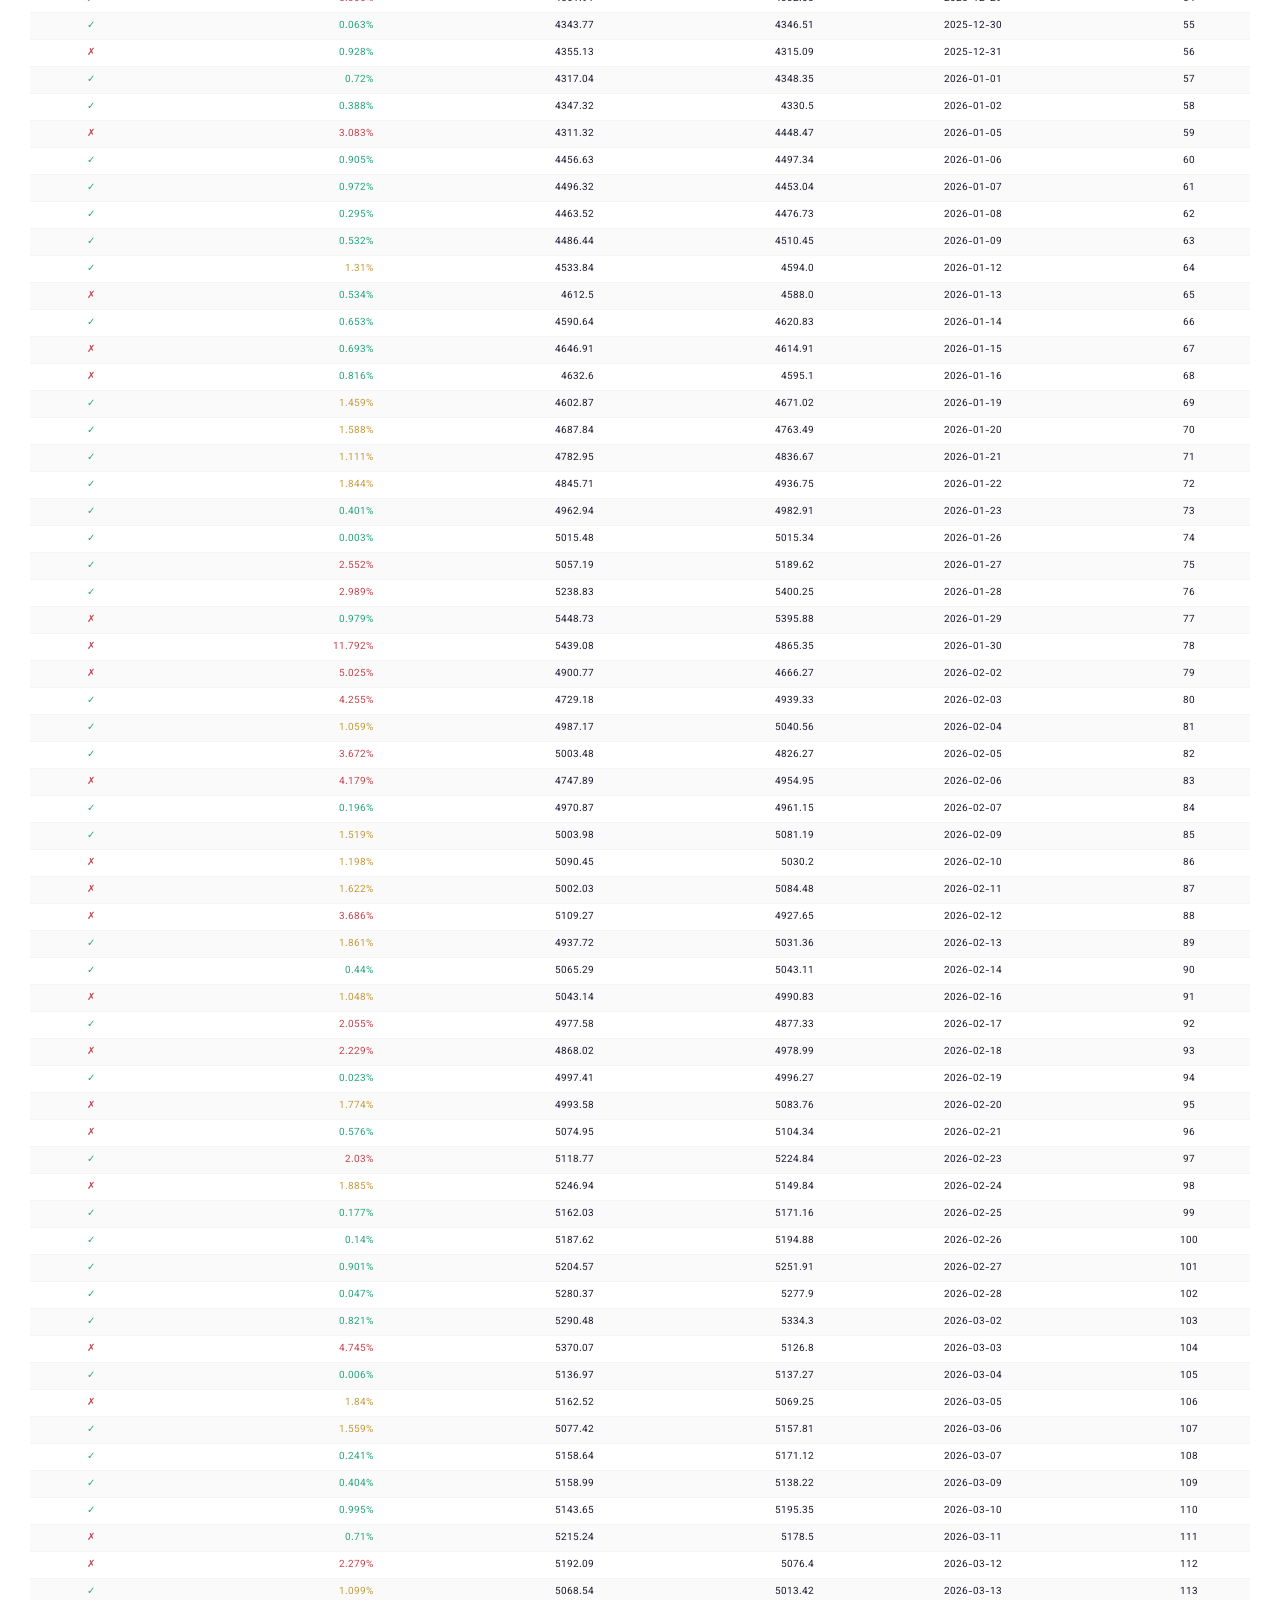
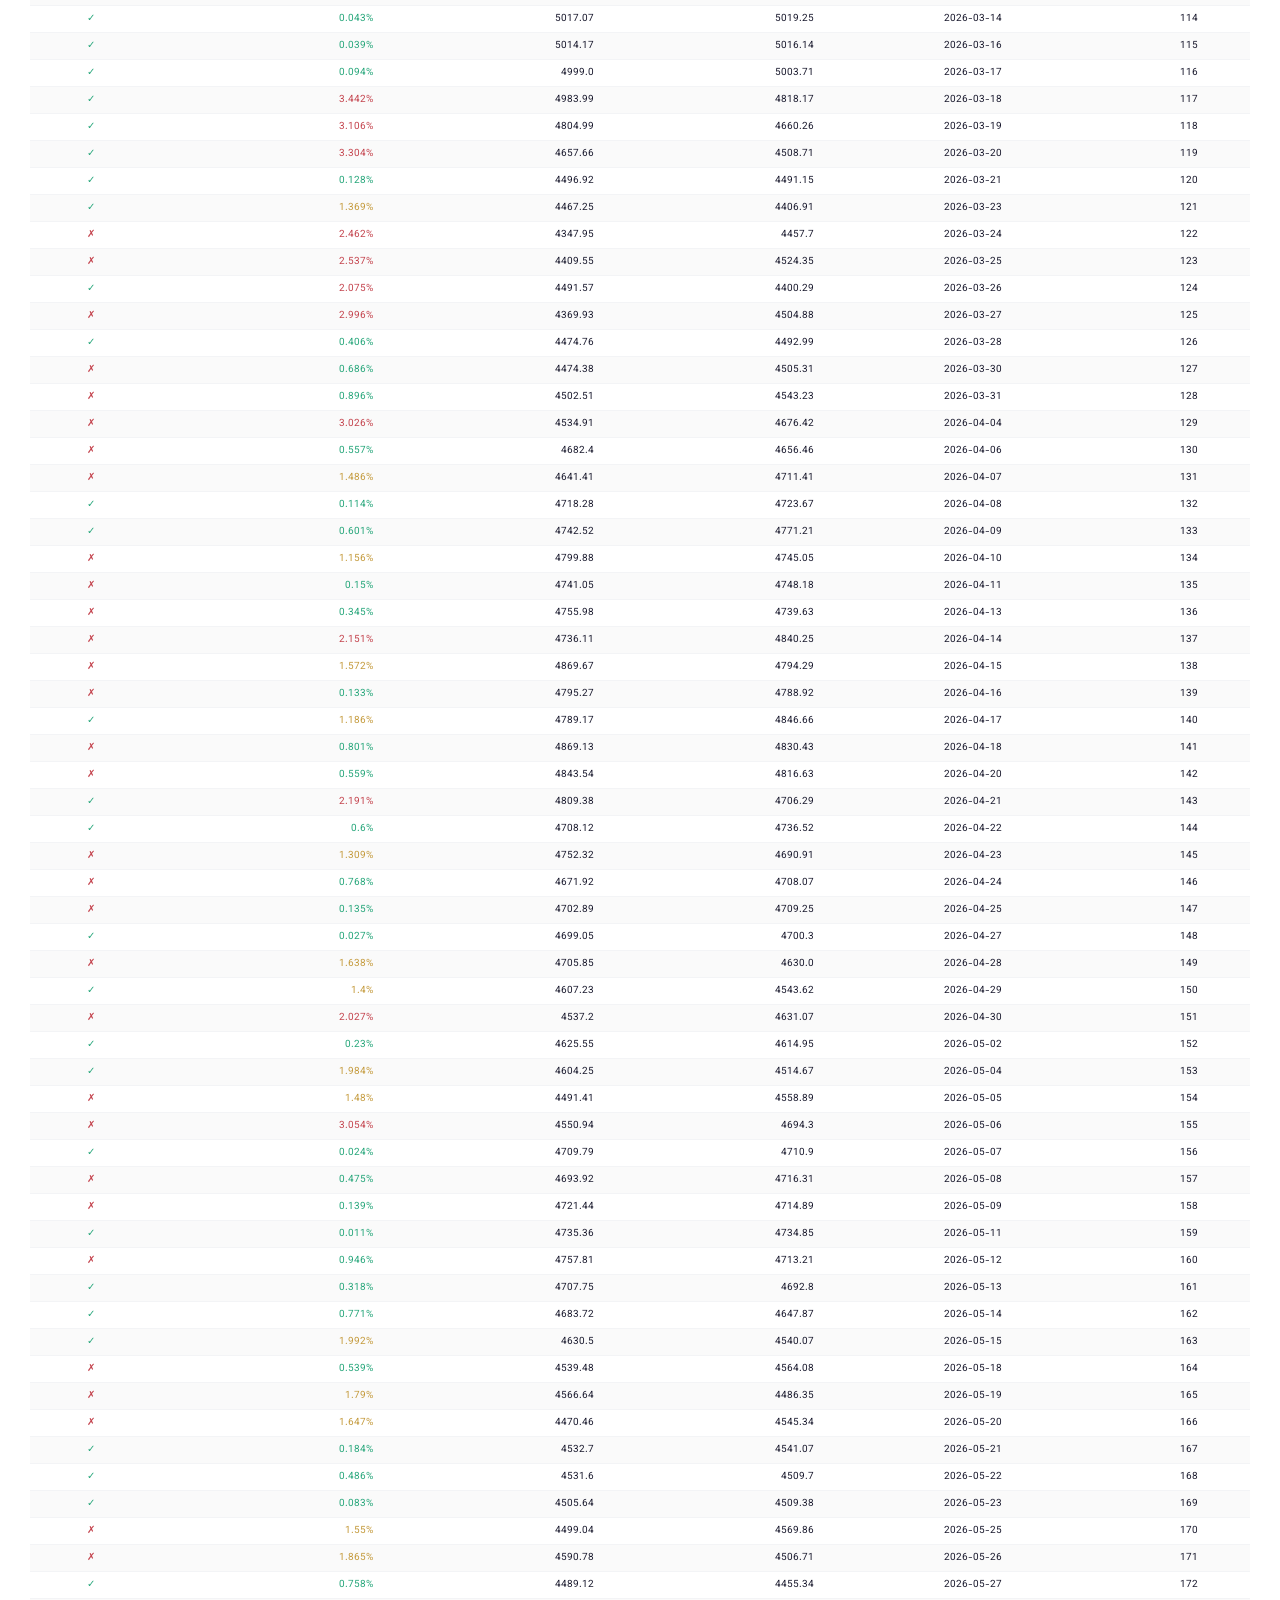
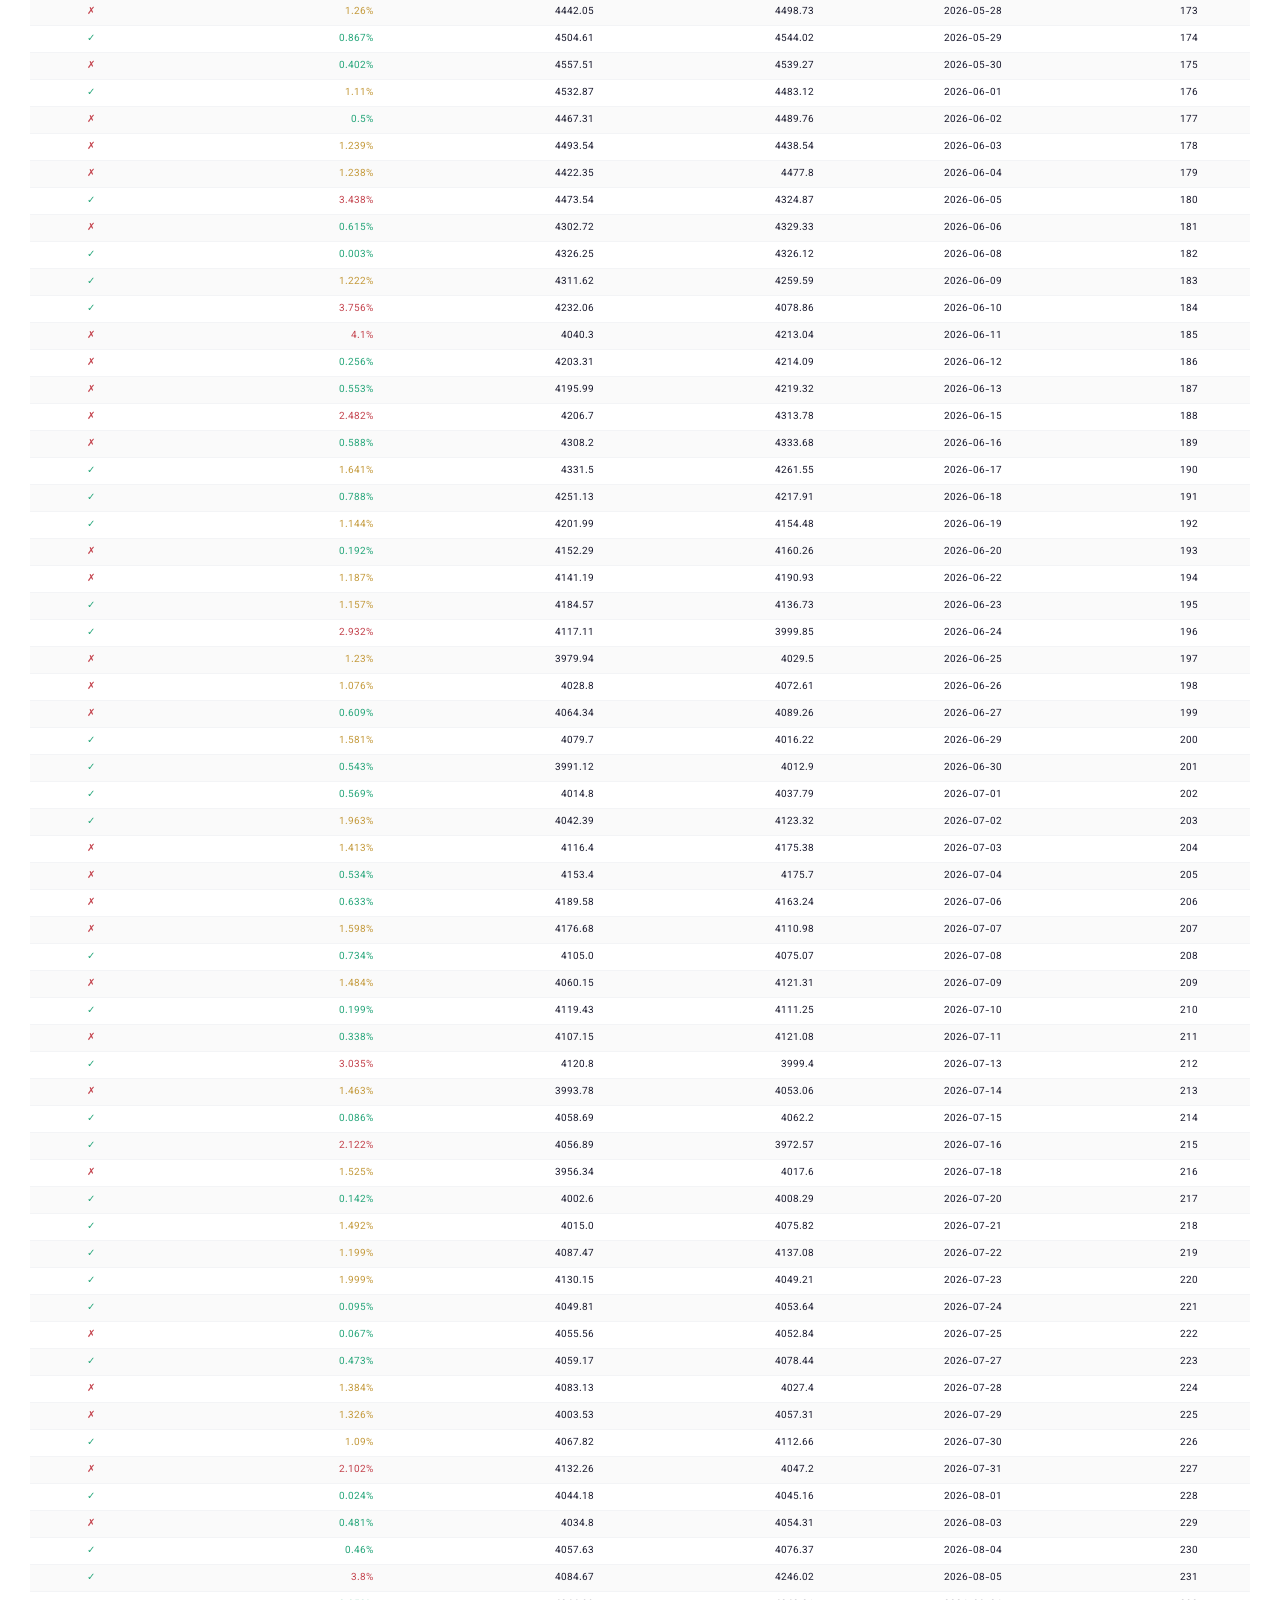
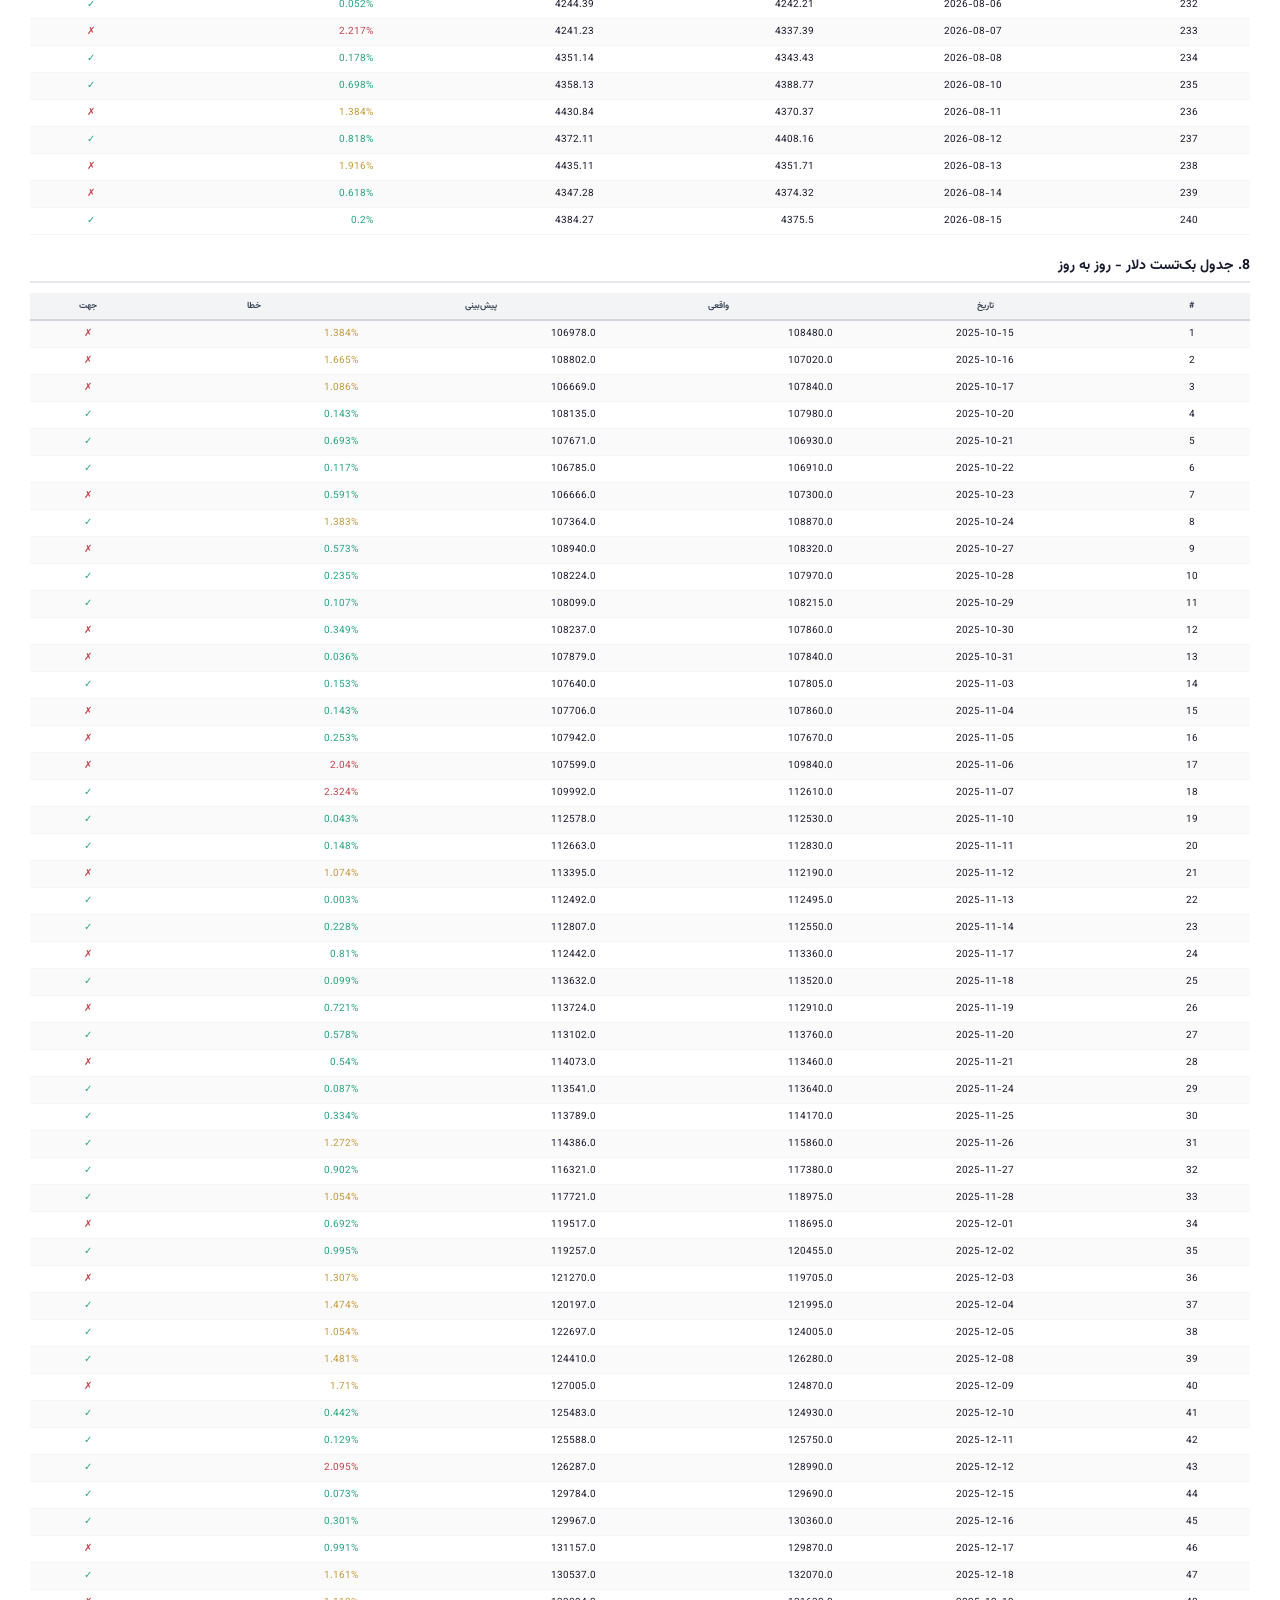
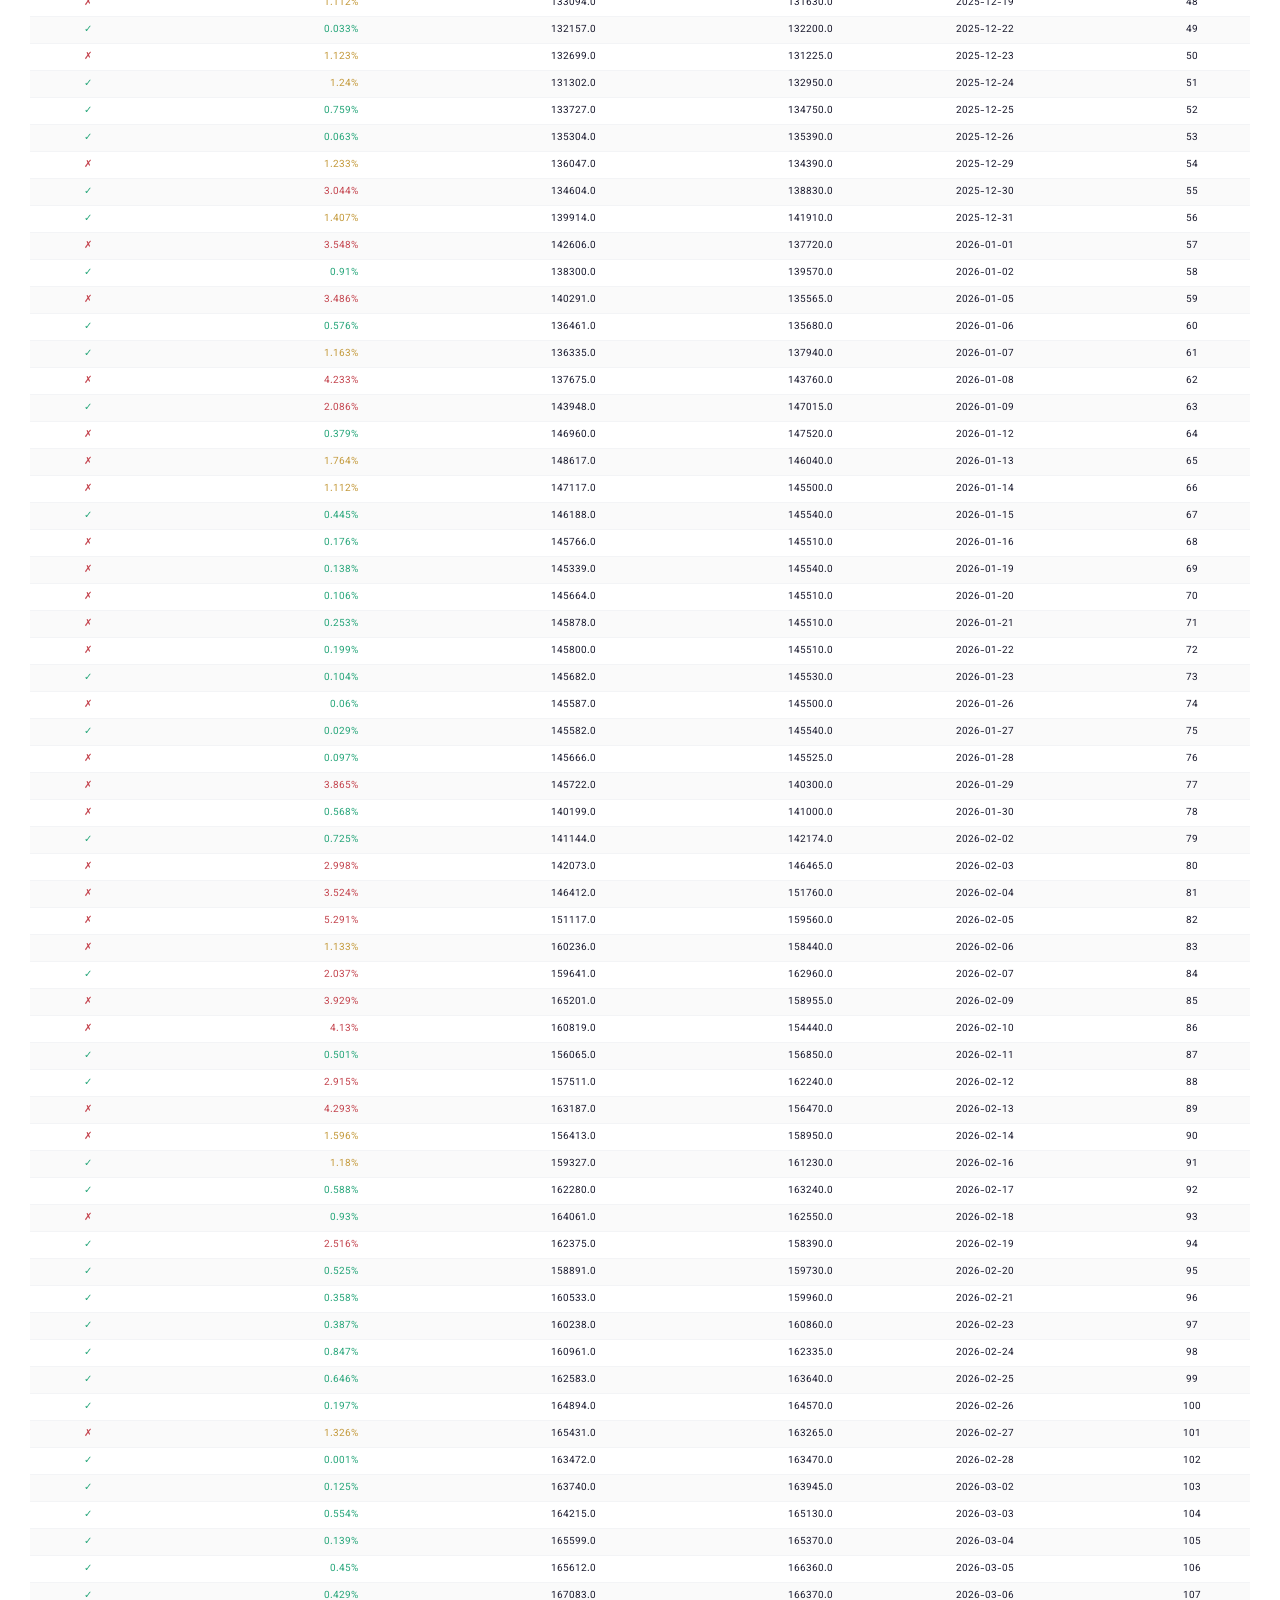
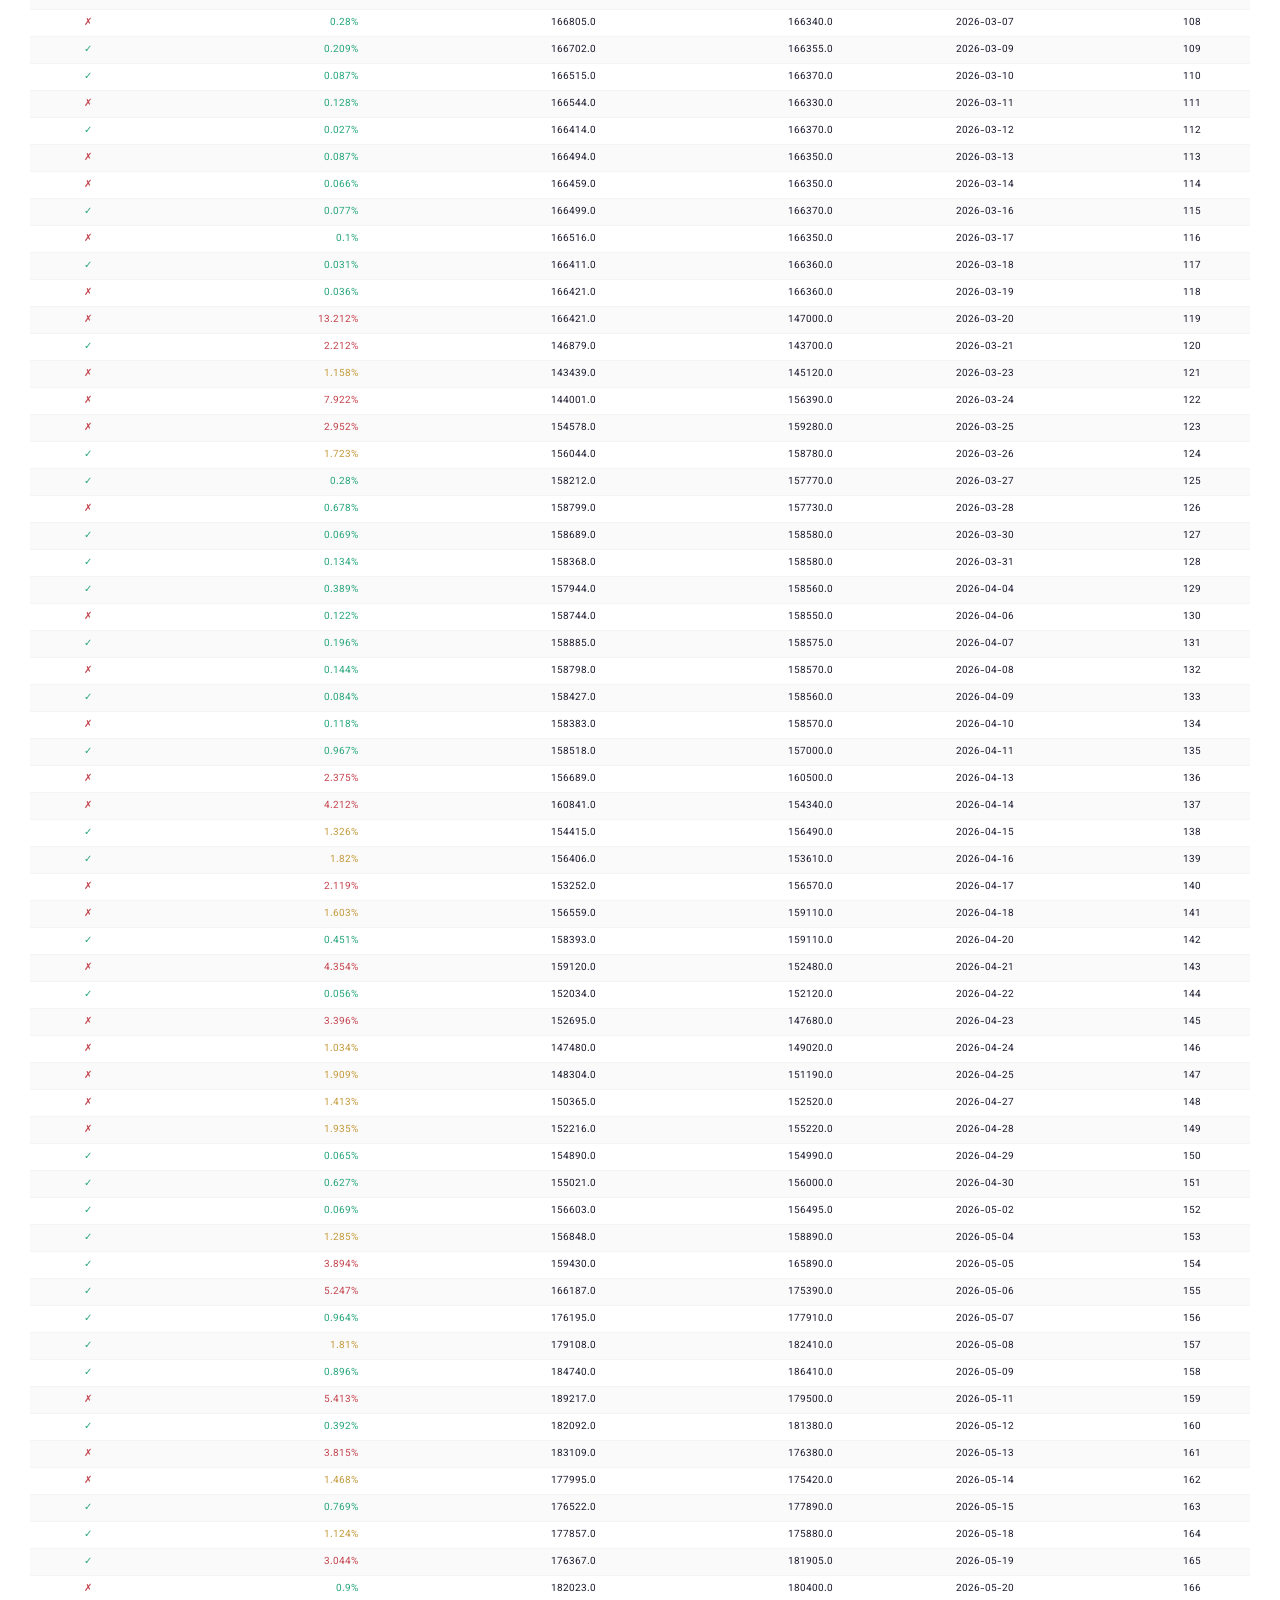
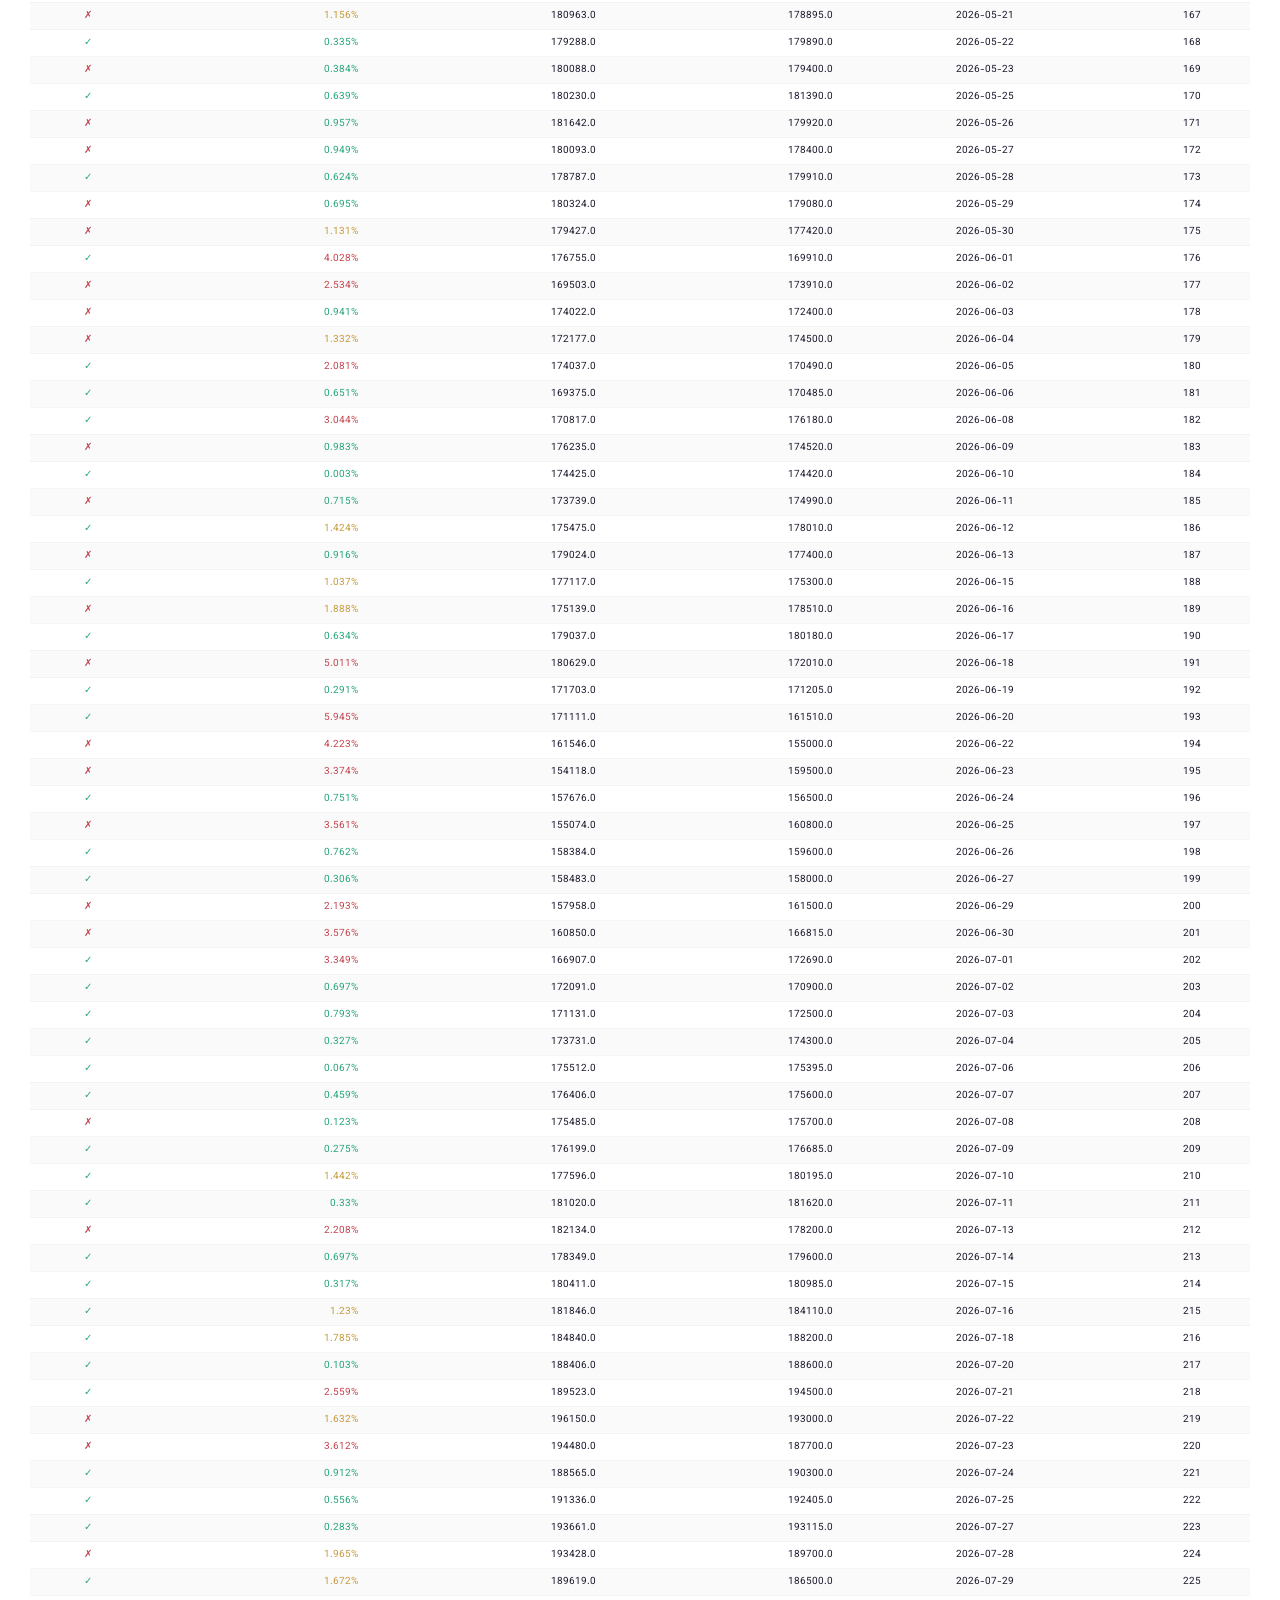
<file: _archive/old_reports/report_20260817_1307.html>
<!DOCTYPE html>
<html lang="fa" dir="rtl">
<head>
<meta charset="UTF-8">
<title>گزارش تحلیلی سامانه پیش‌بینی طلا و ارز</title>
<style>
@import url('https://fonts.googleapis.com/css2?family=Vazirmatn:wght@300;400;500;600;700&display=swap');
* { margin:0; padding:0; box-sizing:border-box; }
body { font-family:'Vazirmatn',sans-serif; background:#fff; color:#1a1a2e; font-size:11px; line-height:1.6; direction:rtl; padding:20px 30px; }
h1 { font-size:18px; color:#0f1114; border-bottom:3px solid #b8975a; padding-bottom:8px; margin-bottom:16px; }
h2 { font-size:14px; color:#1a1a2e; border-bottom:2px solid #e5e7eb; padding-bottom:4px; margin:20px 0 10px; }
h3 { font-size:12px; color:#374151; margin:14px 0 6px; }
.header-info { display:flex; justify-content:space-between; margin-bottom:16px; font-size:10px; color:#6b7280; }
.kpi-grid { display:grid; grid-template-columns:repeat(6,1fr); gap:1px; background:#e5e7eb; border:1px solid #e5e7eb; margin-bottom:16px; }
.kpi { background:#fff; padding:10px; text-align:center; }
.kpi-label { font-size:9px; color:#6b7280; text-transform:uppercase; letter-spacing:0.5px; }
.kpi-value { font-size:16px; font-weight:700; color:#1a1a2e; margin-top:2px; }
.kpi-sub { font-size:9px; color:#9ca3af; margin-top:2px; }
table { width:100%; border-collapse:collapse; font-size:10px; margin-bottom:12px; }
th { background:#f3f4f6; color:#374151; padding:6px 4px; text-align:center; font-weight:600; border-bottom:2px solid #d1d5db; font-size:9px; text-transform:uppercase; }
td { padding:5px 4px; text-align:center; border-bottom:1px solid #f3f4f6; }
tr:nth-child(even) { background:#fafafa; }
.summary-box { background:#f8f9fa; border:1px solid #e5e7eb; padding:12px 16px; margin-bottom:12px; border-radius:4px; }
.warn { color:#c4444e; font-weight:600; }
.good { color:#26a67a; font-weight:600; }
.pred-grid { display:grid; grid-template-columns:repeat(3,1fr); gap:12px; margin-bottom:12px; }
.pred-card { background:#f8f9fa; border:1px solid #e5e7eb; padding:10px; border-radius:4px; }
.pred-card h4 { font-size:11px; color:#6b7280; margin-bottom:4px; }
.sig-box { background:#f8f9fa; border:1px solid #e5e7eb; padding:8px 12px; margin-bottom:12px; border-radius:4px; }
.footer { border-top:2px solid #e5e7eb; padding-top:8px; margin-top:20px; font-size:9px; color:#9ca3af; text-align:center; }
@media print { body { padding:10px 15px; } .no-print { display:none; } }
@page { size:A4; margin:15mm; }
</style>
</head>
<body>

<h1>📊 گزارش تحلیلی سامانه پیش‌بینی قیمت طلا و ارز</h1>

<div class="header-info">
    <span>تاریخ گزارش: 2026-08-17 13:07</span>
    <span>بک‌تست: 240 روز</span>
    <span>Walk-Forward: 214 نمونه</span>
    <span>مدل: 6 الگوریتم ترکیبی + Regime + Direction</span>
</div>

<h2>1. وضعیت فعلی بازار</h2>
<div class="kpi-grid">
    <div class="kpi"><div class="kpi-label">انس جهانی</div><div class="kpi-value">$4375.5</div></div>
    <div class="kpi"><div class="kpi-label">دلار آزاد</div><div class="kpi-value">186680.0 ت</div></div>
    <div class="kpi"><div class="kpi-label">طلای 18 عیار</div><div class="kpi-value">1.90394e7 ت</div></div>
    <div class="kpi"><div class="kpi-label">DXY</div><div class="kpi-value">119.06</div></div>
    <div class="kpi"><div class="kpi-label">US10Y</div><div class="kpi-value">4.63%</div></div>
    <div class="kpi"><div class="kpi-label">VIX</div><div class="kpi-value">14.63</div></div>
</div>

<h2>2. پیش‌بینی 7 روز آینده</h2>
<div class="summary-box">
    <b>روند:</b> صعود | <b>اطمینان:</b> 65.7% |
    <b>انس هدف:</b> 4431.22 |
    <b>دلار هدف:</b> 186713.0 |
    <b>طلا18 هدف:</b> 1.9580522e7
</div>

<div class="pred-grid">
    <div class="pred-card">
        <h4>انس جهانی (دلار)</h4>
        <table><tr><th>تاریخ</th><th>پیش‌بینی</th></tr><tr><td>2026-08-17</td><td style="text-align:right">4329.5</td></tr><tr><td>2026-08-18</td><td style="text-align:right">4346.37</td></tr><tr><td>2026-08-19</td><td style="text-align:right">4366.92</td></tr><tr><td>2026-08-20</td><td style="text-align:right">4384.62</td></tr><tr><td>2026-08-21</td><td style="text-align:right">4402.11</td></tr><tr><td>2026-08-22</td><td style="text-align:right">4417.11</td></tr><tr><td>2026-08-23</td><td style="text-align:right">4431.22</td></tr></table>
        <div style="font-size:9px;color:#6b7280">بازه: 4277.0 - 4667.0</div>
    </div>
    <div class="pred-card">
        <h4>دلار آزاد (تومان)</h4>
        <table><tr><th>تاریخ</th><th>پیش‌بینی</th></tr><tr><td>2026-08-17</td><td style="text-align:right">186614.0</td></tr><tr><td>2026-08-18</td><td style="text-align:right">186638.0</td></tr><tr><td>2026-08-19</td><td style="text-align:right">186663.0</td></tr><tr><td>2026-08-20</td><td style="text-align:right">186660.0</td></tr><tr><td>2026-08-21</td><td style="text-align:right">186676.0</td></tr><tr><td>2026-08-22</td><td style="text-align:right">186685.0</td></tr><tr><td>2026-08-23</td><td style="text-align:right">186713.0</td></tr></table>
        <div style="font-size:9px;color:#6b7280">بازه: 183619.0 - 189758.0</div>
    </div>
    <div class="pred-card">
        <h4>طلای 18 عیار (تومان/گرم)</h4>
        <table><tr><th>تاریخ</th><th>پیش‌بینی</th></tr><tr><td>2026-08-17</td><td style="text-align:right">1.9120812e7</td></tr><tr><td>2026-08-18</td><td style="text-align:right">1.9197865e7</td></tr><tr><td>2026-08-19</td><td style="text-align:right">1.9291132e7</td></tr><tr><td>2026-08-20</td><td style="text-align:right">1.9368991e7</td></tr><tr><td>2026-08-21</td><td style="text-align:right">1.9447958e7</td></tr><tr><td>2026-08-22</td><td style="text-align:right">1.9515181e7</td></tr><tr><td>2026-08-23</td><td style="text-align:right">1.9580522e7</td></tr></table>
        <div style="font-size:9px;color:#6b7280">بازه: 1.8584086e7 - 2.0958491e7</div>
    </div>
</div>

<h2>3. سیگنال‌های تحلیلی</h2>
<div class="sig-box"><div style="padding:3px 8px;border-right:2px solid #2a3340;margin-bottom:2px;font-size:11px">روند صعودی ملایم | ADX=47.3 | Vol=19.9% | Mom20=7.94%</div>
<div style="padding:3px 8px;border-right:2px solid #2a3340;margin-bottom:2px;font-size:11px">Bias: تمایل صعودی | P↑=96.7% | Score=30.5</div>
<div style="padding:3px 8px;border-right:2px solid #2a3340;margin-bottom:2px;font-size:11px">Range20d | فاصله تا لبه=0.75%</div>
<div style="padding:3px 8px;border-right:2px solid #2a3340;margin-bottom:2px;font-size:11px">USD Bias: دلار نزولی | P↑=30.9% | Score=-6.4</div>
<div style="padding:3px 8px;border-right:2px solid #2a3340;margin-bottom:2px;font-size:11px">USD Range20d | فاصله تا لبه=0.69%</div>
<div style="padding:3px 8px;border-right:2px solid #2a3340;margin-bottom:2px;font-size:11px">Z-Score=1.15 | Mean-Rev=-1.719%</div>
<div style="padding:3px 8px;border-right:2px solid #2a3340;margin-bottom:2px;font-size:11px">DXY=119.1 - سیگنال DXY</div>
<div style="padding:3px 8px;border-right:2px solid #2a3340;margin-bottom:2px;font-size:11px">US10Y=4.63 - سیگنال US10Y</div>
<div style="padding:3px 8px;border-right:2px solid #2a3340;margin-bottom:2px;font-size:11px">VIX=14.6 - سیگنال VIX</div>
<div style="padding:3px 8px;border-right:2px solid #2a3340;margin-bottom:2px;font-size:11px">DXY 119.1 ↓ حمایت صعودی (-1.42%)</div>
<div style="padding:3px 8px;border-right:2px solid #2a3340;margin-bottom:2px;font-size:11px">US10Y 4.63% → فشار نزولی متوسط</div>
<div style="padding:3px 8px;border-right:2px solid #2a3340;margin-bottom:2px;font-size:11px">RSI=73.7 ← اشباع خرید</div>
<div style="padding:3px 8px;border-right:2px solid #2a3340;margin-bottom:2px;font-size:11px">MACD=77.16 ← صعودی</div>
<div style="padding:3px 8px;border-right:2px solid #2a3340;margin-bottom:2px;font-size:11px">%BB=79.0%</div>
<div style="padding:3px 8px;border-right:2px solid #2a3340;margin-bottom:2px;font-size:11px">Stoch=91.0 ← اشباع خرید</div>
<div style="padding:3px 8px;border-right:2px solid #2a3340;margin-bottom:2px;font-size:11px">ATR=0.91%</div>
<div style="padding:3px 8px;border-right:2px solid #2a3340;margin-bottom:2px;font-size:11px">ROC10=3.05%</div>
<div style="padding:3px 8px;border-right:2px solid #2a3340;margin-bottom:2px;font-size:11px">نزدیک مقاومت 30 روزه: 4408.0</div>
<div style="padding:3px 8px;border-right:2px solid #2a3340;margin-bottom:2px;font-size:11px">─── امتیاز تکنیکال: 6.0/120</div>
<div style="padding:3px 8px;border-right:2px solid #2a3340;margin-bottom:2px;font-size:11px">📅 رویدادهای پیش رو:</div>
<div style="padding:3px 8px;border-right:2px solid #2a3340;margin-bottom:2px;font-size:11px">  2026-08-19: PPI آمريكا (بالا)</div>
<div style="padding:3px 8px;border-right:2px solid #2a3340;margin-bottom:2px;font-size:11px">  2026-08-23: سخنراني فدرال رزرو (بالا)</div>
<div style="padding:3px 8px;border-right:2px solid #2a3340;margin-bottom:2px;font-size:11px">پیش‌بینی انس: 1.27% صعود</div>
<div style="padding:3px 8px;border-right:2px solid #2a3340;margin-bottom:2px;font-size:11px">پیش‌بینی دلار: 0.02%</div></div>

<h2>4. وزن مدل‌ها (Auto-Tuned)</h2>
<table><tr><th>مدل</th><th>وزن</th></tr><tr><td>ARIMA(5,1,0)</td><td><b>36.8%</b></td></tr><tr><td>MonteCarlo+GARCH</td><td><b>35.7%</b></td></tr><tr><td>Holt-Winters</td><td><b>22.2%</b></td></tr><tr><td>Ridge Regression</td><td><b>2.9%</b></td></tr><tr><td>TechnicalAnalysis</td><td><b>1.2%</b></td></tr><tr><td>CurrencyImpact</td><td><b>1.2%</b></td></tr></table>

<h3>تحلیل اخبار</h3>
<table><tr><th>شاخص</th><th>مقدار</th></tr>
<tr><td>سنتیمنت کلی</td><td>1.9</td></tr>
<tr><td>سنتیمنت طلا</td><td>1.9</td></tr>
<tr><td>سنتیمنت دلار</td><td>-0.8</td></tr>
<tr><td>سطح هشدار</td><td>LOW</td></tr>
<tr><td>تعداد اخبار</td><td>11</td></tr>
</table>

<h2>5. بک‌تست 240 روزه</h2>
<div class="kpi-grid" style="grid-template-columns:repeat(3,1fr)">
    <div class="kpi">
        <div class="kpi-label">انس جهانی</div>
        <div class="kpi-value">MAPE 1.25%</div>
        <div class="kpi-sub">جهت: 54.6%</div>
    </div>
    <div class="kpi">
        <div class="kpi-label">دلار آزاد</div>
        <div class="kpi-value">MAPE 1.28%</div>
        <div class="kpi-sub">جهت: 56.2%</div>
    </div>
    <div class="kpi">
        <div class="kpi-label">طلای 18 عیار</div>
        <div class="kpi-value">MAPE 1.93%</div>
        <div class="kpi-sub">جهت: 54.6%</div>
    </div>
</div>

<h3>5.1 تفکیک ماهانه - انس</h3>
<table><tr><th>ماه</th><th>تعداد</th><th>MAPE میانگین</th><th>بهترین</th><th>بدترین</th></tr>
<tr>
    <td>2025-10</td>
    <td>13</td>
    <td style="color:#c49a3c"><b>1.84%</b></td>
    <td style="color:#26a67a">0.18%</td>
    <td style="color:#c4444e">6.44%</td>
</tr><tr>
    <td>2025-11</td>
    <td>20</td>
    <td style="color:#c49a3c"><b>1.02%</b></td>
    <td style="color:#26a67a">0.07%</td>
    <td style="color:#c4444e">2.81%</td>
</tr><tr>
    <td>2025-12</td>
    <td>23</td>
    <td style="color:#26a67a"><b>0.72%</b></td>
    <td style="color:#26a67a">0.0%</td>
    <td style="color:#c4444e">5.3%</td>
</tr><tr>
    <td>2026-01</td>
    <td>22</td>
    <td style="color:#c49a3c"><b>1.62%</b></td>
    <td style="color:#26a67a">0.0%</td>
    <td style="color:#c4444e">11.79%</td>
</tr><tr>
    <td>2026-02</td>
    <td>24</td>
    <td style="color:#c49a3c"><b>1.73%</b></td>
    <td style="color:#26a67a">0.02%</td>
    <td style="color:#c4444e">5.03%</td>
</tr><tr>
    <td>2026-03</td>
    <td>26</td>
    <td style="color:#c49a3c"><b>1.47%</b></td>
    <td style="color:#26a67a">0.01%</td>
    <td style="color:#c4444e">4.74%</td>
</tr><tr>
    <td>2026-04</td>
    <td>23</td>
    <td style="color:#c49a3c"><b>1.04%</b></td>
    <td style="color:#26a67a">0.03%</td>
    <td style="color:#c4444e">3.03%</td>
</tr><tr>
    <td>2026-05</td>
    <td>24</td>
    <td style="color:#26a67a"><b>0.95%</b></td>
    <td style="color:#26a67a">0.01%</td>
    <td style="color:#c4444e">3.05%</td>
</tr><tr>
    <td>2026-06</td>
    <td>26</td>
    <td style="color:#c49a3c"><b>1.35%</b></td>
    <td style="color:#26a67a">0.0%</td>
    <td style="color:#c4444e">4.1%</td>
</tr><tr>
    <td>2026-07</td>
    <td>26</td>
    <td style="color:#c49a3c"><b>1.12%</b></td>
    <td style="color:#26a67a">0.07%</td>
    <td style="color:#c4444e">3.04%</td>
</tr><tr>
    <td>2026-08</td>
    <td>13</td>
    <td style="color:#26a67a"><b>0.99%</b></td>
    <td style="color:#26a67a">0.02%</td>
    <td style="color:#c4444e">3.8%</td>
</tr></table>

<h3>5.2 تفکیک ماهانه - دلار</h3>
<table><tr><th>ماه</th><th>تعداد</th><th>MAPE میانگین</th><th>بهترین</th><th>بدترین</th></tr>
<tr>
    <td>2025-10</td>
    <td>13</td>
    <td style="color:#26a67a"><b>0.64%</b></td>
    <td style="color:#26a67a">0.04%</td>
    <td style="color:#c4444e">1.66%</td>
</tr><tr>
    <td>2025-11</td>
    <td>20</td>
    <td style="color:#26a67a"><b>0.64%</b></td>
    <td style="color:#26a67a">0.0%</td>
    <td style="color:#c4444e">2.32%</td>
</tr><tr>
    <td>2025-12</td>
    <td>23</td>
    <td style="color:#c49a3c"><b>1.04%</b></td>
    <td style="color:#26a67a">0.03%</td>
    <td style="color:#c4444e">3.04%</td>
</tr><tr>
    <td>2026-01</td>
    <td>22</td>
    <td style="color:#c49a3c"><b>1.15%</b></td>
    <td style="color:#26a67a">0.03%</td>
    <td style="color:#c4444e">4.23%</td>
</tr><tr>
    <td>2026-02</td>
    <td>24</td>
    <td style="color:#c49a3c"><b>1.77%</b></td>
    <td style="color:#26a67a">0.0%</td>
    <td style="color:#c4444e">5.29%</td>
</tr><tr>
    <td>2026-03</td>
    <td>26</td>
    <td style="color:#c49a3c"><b>1.28%</b></td>
    <td style="color:#26a67a">0.03%</td>
    <td style="color:#c4444e">13.21%</td>
</tr><tr>
    <td>2026-04</td>
    <td>23</td>
    <td style="color:#c49a3c"><b>1.34%</b></td>
    <td style="color:#26a67a">0.06%</td>
    <td style="color:#c4444e">4.35%</td>
</tr><tr>
    <td>2026-05</td>
    <td>24</td>
    <td style="color:#c49a3c"><b>1.58%</b></td>
    <td style="color:#26a67a">0.07%</td>
    <td style="color:#c4444e">5.41%</td>
</tr><tr>
    <td>2026-06</td>
    <td>26</td>
    <td style="color:#c4444e"><b>2.01%</b></td>
    <td style="color:#26a67a">0.0%</td>
    <td style="color:#c4444e">5.94%</td>
</tr><tr>
    <td>2026-07</td>
    <td>26</td>
    <td style="color:#c49a3c"><b>1.09%</b></td>
    <td style="color:#26a67a">0.07%</td>
    <td style="color:#c4444e">3.61%</td>
</tr><tr>
    <td>2026-08</td>
    <td>13</td>
    <td style="color:#26a67a"><b>0.95%</b></td>
    <td style="color:#26a67a">0.1%</td>
    <td style="color:#c4444e">2.85%</td>
</tr></table>

<h3>5.3 تفکیک ماهانه - طلای 18 عیار</h3>
<table><tr><th>ماه</th><th>تعداد</th><th>MAPE میانگین</th><th>بهترین</th><th>بدترین</th></tr>
<tr>
    <td>2025-10</td>
    <td>13</td>
    <td style="color:#c49a3c"><b>1.78%</b></td>
    <td style="color:#26a67a">0.06%</td>
    <td style="color:#c4444e">4.09%</td>
</tr><tr>
    <td>2025-11</td>
    <td>20</td>
    <td style="color:#c49a3c"><b>1.74%</b></td>
    <td style="color:#26a67a">0.4%</td>
    <td style="color:#c4444e">5.18%</td>
</tr><tr>
    <td>2025-12</td>
    <td>23</td>
    <td style="color:#c49a3c"><b>1.78%</b></td>
    <td style="color:#26a67a">0.12%</td>
    <td style="color:#c4444e">8.04%</td>
</tr><tr>
    <td>2026-01</td>
    <td>22</td>
    <td style="color:#c49a3c"><b>1.97%</b></td>
    <td style="color:#26a67a">0.04%</td>
    <td style="color:#c4444e">6.08%</td>
</tr><tr>
    <td>2026-02</td>
    <td>24</td>
    <td style="color:#c4444e"><b>3.4%</b></td>
    <td style="color:#26a67a">0.45%</td>
    <td style="color:#c4444e">11.46%</td>
</tr><tr>
    <td>2026-03</td>
    <td>26</td>
    <td style="color:#c49a3c"><b>1.98%</b></td>
    <td style="color:#26a67a">0.03%</td>
    <td style="color:#c4444e">17.38%</td>
</tr><tr>
    <td>2026-04</td>
    <td>23</td>
    <td style="color:#c49a3c"><b>1.07%</b></td>
    <td style="color:#26a67a">0.03%</td>
    <td style="color:#c4444e">3.3%</td>
</tr><tr>
    <td>2026-05</td>
    <td>24</td>
    <td style="color:#c4444e"><b>2.0%</b></td>
    <td style="color:#26a67a">0.03%</td>
    <td style="color:#c4444e">7.06%</td>
</tr><tr>
    <td>2026-06</td>
    <td>26</td>
    <td style="color:#c4444e"><b>2.15%</b></td>
    <td style="color:#26a67a">0.11%</td>
    <td style="color:#c4444e">5.29%</td>
</tr><tr>
    <td>2026-07</td>
    <td>26</td>
    <td style="color:#c49a3c"><b>1.69%</b></td>
    <td style="color:#26a67a">0.17%</td>
    <td style="color:#c4444e">5.68%</td>
</tr><tr>
    <td>2026-08</td>
    <td>13</td>
    <td style="color:#c49a3c"><b>1.18%</b></td>
    <td style="color:#26a67a">0.05%</td>
    <td style="color:#c4444e">3.46%</td>
</tr></table>

<h2>6. Walk-Forward Validation</h2>
<table>
<tr><th>شاخص</th><th>نمونه</th><th>MAPE</th><th>جهت</th><th>میانه</th><th>بهترین</th><th>بدترین</th></tr>
<tr><td>انس 1 روزه</td><td>214</td><td><b>0.855%</b></td><td>58.4%</td><td>0.597%</td><td style="color:#26a67a">0.005%</td><td style="color:#c4444e">4.729%</td></tr>
<tr><td>انس 3 روزه</td><td>214</td><td><b>1.652%</b></td><td>52.3%</td><td>1.177%</td><td style="color:#26a67a">0.01%</td><td style="color:#c4444e">14.413%</td></tr>
<tr><td>انس 7 روزه</td><td>213</td><td><b>2.489%</b></td><td>50.7%</td><td>1.88%</td><td style="color:#26a67a">0.012%</td><td style="color:#c4444e">12.702%</td></tr>
<tr><td>دلار 1 روزه</td><td>214</td><td><b>1.318%</b></td><td>54.7%</td><td>0.798%</td><td style="color:#26a67a">0.001%</td><td style="color:#c4444e">8.799%</td></tr>
<tr><td>دلار 3 روزه</td><td>214</td><td><b>2.025%</b></td><td>57.0%</td><td>1.333%</td><td style="color:#26a67a">0.006%</td><td style="color:#c4444e">14.052%</td></tr>
<tr><td>طلا18 1 روزه</td><td>214</td><td><b>1.419%</b></td><td>54.7%</td><td>0.901%</td><td style="color:#26a67a">0.001%</td><td style="color:#c4444e">8.001%</td></tr>
<tr><td>طلا18 3 روزه</td><td>214</td><td><b>2.579%</b></td><td>53.3%</td><td>1.895%</td><td style="color:#26a67a">0.031%</td><td style="color:#c4444e">22.219%</td></tr>
</table>

<h2>7. جدول بک‌تست انس - روز به روز</h2>
<table>
<tr><th>#</th><th>تاریخ</th><th>واقعی</th><th>پیش‌بینی</th><th>خطا</th><th>جهت</th></tr>
<tr>
    <td>1</td>
    <td>2025-10-15</td>
    <td style="text-align:right">4208.58</td>
    <td style="text-align:right">4156.88</td>
    <td style="text-align:right;color:#c49a3c">1.228%</td>
    <td style="text-align:center;color:#26a67a">✓</td>
</tr><tr>
    <td>2</td>
    <td>2025-10-16</td>
    <td style="text-align:right">4326.18</td>
    <td style="text-align:right">4226.79</td>
    <td style="text-align:right;color:#c4444e">2.297%</td>
    <td style="text-align:center;color:#26a67a">✓</td>
</tr><tr>
    <td>3</td>
    <td>2025-10-17</td>
    <td style="text-align:right">4249.98</td>
    <td style="text-align:right">4368.19</td>
    <td style="text-align:right;color:#c4444e">2.781%</td>
    <td style="text-align:center;color:#c4444e">✗</td>
</tr><tr>
    <td>4</td>
    <td>2025-10-20</td>
    <td style="text-align:right">4356.5</td>
    <td style="text-align:right">4286.38</td>
    <td style="text-align:right;color:#c49a3c">1.61%</td>
    <td style="text-align:center;color:#26a67a">✓</td>
</tr><tr>
    <td>5</td>
    <td>2025-10-21</td>
    <td style="text-align:right">4125.1</td>
    <td style="text-align:right">4390.63</td>
    <td style="text-align:right;color:#c4444e">6.437%</td>
    <td style="text-align:center;color:#c4444e">✗</td>
</tr><tr>
    <td>6</td>
    <td>2025-10-22</td>
    <td style="text-align:right">4094.07</td>
    <td style="text-align:right">4166.81</td>
    <td style="text-align:right;color:#c49a3c">1.777%</td>
    <td style="text-align:center;color:#c4444e">✗</td>
</tr><tr>
    <td>7</td>
    <td>2025-10-23</td>
    <td style="text-align:right">4126.17</td>
    <td style="text-align:right">4116.28</td>
    <td style="text-align:right;color:#26a67a">0.24%</td>
    <td style="text-align:center;color:#26a67a">✓</td>
</tr><tr>
    <td>8</td>
    <td>2025-10-24</td>
    <td style="text-align:right">4112.1</td>
    <td style="text-align:right">4124.09</td>
    <td style="text-align:right;color:#26a67a">0.292%</td>
    <td style="text-align:center;color:#26a67a">✓</td>
</tr><tr>
    <td>9</td>
    <td>2025-10-27</td>
    <td style="text-align:right">3981.59</td>
    <td style="text-align:right">4114.46</td>
    <td style="text-align:right;color:#c4444e">3.337%</td>
    <td style="text-align:center;color:#c4444e">✗</td>
</tr><tr>
    <td>10</td>
    <td>2025-10-28</td>
    <td style="text-align:right">3952.58</td>
    <td style="text-align:right">3959.88</td>
    <td style="text-align:right;color:#26a67a">0.185%</td>
    <td style="text-align:center;color:#26a67a">✓</td>
</tr><tr>
    <td>11</td>
    <td>2025-10-29</td>
    <td style="text-align:right">3930.38</td>
    <td style="text-align:right">3960.1</td>
    <td style="text-align:right;color:#26a67a">0.756%</td>
    <td style="text-align:center;color:#c4444e">✗</td>
</tr><tr>
    <td>12</td>
    <td>2025-10-30</td>
    <td style="text-align:right">4024.47</td>
    <td style="text-align:right">3919.5</td>
    <td style="text-align:right;color:#c4444e">2.608%</td>
    <td style="text-align:center;color:#c4444e">✗</td>
</tr><tr>
    <td>13</td>
    <td>2025-10-31</td>
    <td style="text-align:right">4002.28</td>
    <td style="text-align:right">4014.86</td>
    <td style="text-align:right;color:#26a67a">0.314%</td>
    <td style="text-align:center;color:#26a67a">✓</td>
</tr><tr>
    <td>14</td>
    <td>2025-11-03</td>
    <td style="text-align:right">4001.67</td>
    <td style="text-align:right">3986.27</td>
    <td style="text-align:right;color:#26a67a">0.385%</td>
    <td style="text-align:center;color:#26a67a">✓</td>
</tr><tr>
    <td>15</td>
    <td>2025-11-04</td>
    <td style="text-align:right">3932.05</td>
    <td style="text-align:right">4004.12</td>
    <td style="text-align:right;color:#c49a3c">1.833%</td>
    <td style="text-align:center;color:#c4444e">✗</td>
</tr><tr>
    <td>16</td>
    <td>2025-11-05</td>
    <td style="text-align:right">3982.62</td>
    <td style="text-align:right">3921.12</td>
    <td style="text-align:right;color:#c49a3c">1.544%</td>
    <td style="text-align:center;color:#c4444e">✗</td>
</tr><tr>
    <td>17</td>
    <td>2025-11-06</td>
    <td style="text-align:right">3977.87</td>
    <td style="text-align:right">3992.54</td>
    <td style="text-align:right;color:#26a67a">0.369%</td>
    <td style="text-align:center;color:#c4444e">✗</td>
</tr><tr>
    <td>18</td>
    <td>2025-11-07</td>
    <td style="text-align:right">3999.72</td>
    <td style="text-align:right">3970.46</td>
    <td style="text-align:right;color:#26a67a">0.732%</td>
    <td style="text-align:center;color:#c4444e">✗</td>
</tr><tr>
    <td>19</td>
    <td>2025-11-10</td>
    <td style="text-align:right">4115.9</td>
    <td style="text-align:right">4000.41</td>
    <td style="text-align:right;color:#c4444e">2.806%</td>
    <td style="text-align:center;color:#26a67a">✓</td>
</tr><tr>
    <td>20</td>
    <td>2025-11-11</td>
    <td style="text-align:right">4126.68</td>
    <td style="text-align:right">4113.81</td>
    <td style="text-align:right;color:#26a67a">0.312%</td>
    <td style="text-align:center;color:#c4444e">✗</td>
</tr><tr>
    <td>21</td>
    <td>2025-11-12</td>
    <td style="text-align:right">4198.73</td>
    <td style="text-align:right">4130.7</td>
    <td style="text-align:right;color:#c49a3c">1.62%</td>
    <td style="text-align:center;color:#26a67a">✓</td>
</tr><tr>
    <td>22</td>
    <td>2025-11-13</td>
    <td style="text-align:right">4171.46</td>
    <td style="text-align:right">4211.0</td>
    <td style="text-align:right;color:#26a67a">0.948%</td>
    <td style="text-align:center;color:#c4444e">✗</td>
</tr><tr>
    <td>23</td>
    <td>2025-11-14</td>
    <td style="text-align:right">4079.58</td>
    <td style="text-align:right">4185.5</td>
    <td style="text-align:right;color:#c4444e">2.596%</td>
    <td style="text-align:center;color:#c4444e">✗</td>
</tr><tr>
    <td>24</td>
    <td>2025-11-17</td>
    <td style="text-align:right">4044.61</td>
    <td style="text-align:right">4095.22</td>
    <td style="text-align:right;color:#c49a3c">1.251%</td>
    <td style="text-align:center;color:#c4444e">✗</td>
</tr><tr>
    <td>25</td>
    <td>2025-11-18</td>
    <td style="text-align:right">4067.88</td>
    <td style="text-align:right">4054.27</td>
    <td style="text-align:right;color:#26a67a">0.335%</td>
    <td style="text-align:center;color:#26a67a">✓</td>
</tr><tr>
    <td>26</td>
    <td>2025-11-19</td>
    <td style="text-align:right">4081.66</td>
    <td style="text-align:right">4067.82</td>
    <td style="text-align:right;color:#26a67a">0.339%</td>
    <td style="text-align:center;color:#c4444e">✗</td>
</tr><tr>
    <td>27</td>
    <td>2025-11-20</td>
    <td style="text-align:right">4077.5</td>
    <td style="text-align:right">4074.49</td>
    <td style="text-align:right;color:#26a67a">0.074%</td>
    <td style="text-align:center;color:#26a67a">✓</td>
</tr><tr>
    <td>28</td>
    <td>2025-11-21</td>
    <td style="text-align:right">4065.9</td>
    <td style="text-align:right">4071.24</td>
    <td style="text-align:right;color:#26a67a">0.131%</td>
    <td style="text-align:center;color:#26a67a">✓</td>
</tr><tr>
    <td>29</td>
    <td>2025-11-24</td>
    <td style="text-align:right">4139.7</td>
    <td style="text-align:right">4068.05</td>
    <td style="text-align:right;color:#c49a3c">1.731%</td>
    <td style="text-align:center;color:#26a67a">✓</td>
</tr><tr>
    <td>30</td>
    <td>2025-11-25</td>
    <td style="text-align:right">4131.15</td>
    <td style="text-align:right">4162.45</td>
    <td style="text-align:right;color:#26a67a">0.758%</td>
    <td style="text-align:center;color:#c4444e">✗</td>
</tr><tr>
    <td>31</td>
    <td>2025-11-26</td>
    <td style="text-align:right">4164.59</td>
    <td style="text-align:right">4133.96</td>
    <td style="text-align:right;color:#26a67a">0.735%</td>
    <td style="text-align:center;color:#26a67a">✓</td>
</tr><tr>
    <td>32</td>
    <td>2025-11-27</td>
    <td style="text-align:right">4157.57</td>
    <td style="text-align:right">4174.56</td>
    <td style="text-align:right;color:#26a67a">0.409%</td>
    <td style="text-align:center;color:#c4444e">✗</td>
</tr><tr>
    <td>33</td>
    <td>2025-11-28</td>
    <td style="text-align:right">4230.63</td>
    <td style="text-align:right">4163.76</td>
    <td style="text-align:right;color:#c49a3c">1.581%</td>
    <td style="text-align:center;color:#26a67a">✓</td>
</tr><tr>
    <td>34</td>
    <td>2025-12-01</td>
    <td style="text-align:right">4232.73</td>
    <td style="text-align:right">4260.61</td>
    <td style="text-align:right;color:#26a67a">0.659%</td>
    <td style="text-align:center;color:#26a67a">✓</td>
</tr><tr>
    <td>35</td>
    <td>2025-12-02</td>
    <td style="text-align:right">4208.14</td>
    <td style="text-align:right">4246.73</td>
    <td style="text-align:right;color:#26a67a">0.917%</td>
    <td style="text-align:center;color:#c4444e">✗</td>
</tr><tr>
    <td>36</td>
    <td>2025-12-03</td>
    <td style="text-align:right">4206.22</td>
    <td style="text-align:right">4214.42</td>
    <td style="text-align:right;color:#26a67a">0.195%</td>
    <td style="text-align:center;color:#c4444e">✗</td>
</tr><tr>
    <td>37</td>
    <td>2025-12-04</td>
    <td style="text-align:right">4208.69</td>
    <td style="text-align:right">4207.02</td>
    <td style="text-align:right;color:#26a67a">0.04%</td>
    <td style="text-align:center;color:#26a67a">✓</td>
</tr><tr>
    <td>38</td>
    <td>2025-12-05</td>
    <td style="text-align:right">4197.13</td>
    <td style="text-align:right">4217.2</td>
    <td style="text-align:right;color:#26a67a">0.478%</td>
    <td style="text-align:center;color:#c4444e">✗</td>
</tr><tr>
    <td>39</td>
    <td>2025-12-08</td>
    <td style="text-align:right">4189.05</td>
    <td style="text-align:right">4192.42</td>
    <td style="text-align:right;color:#26a67a">0.081%</td>
    <td style="text-align:center;color:#26a67a">✓</td>
</tr><tr>
    <td>40</td>
    <td>2025-12-09</td>
    <td style="text-align:right">4209.54</td>
    <td style="text-align:right">4182.28</td>
    <td style="text-align:right;color:#26a67a">0.648%</td>
    <td style="text-align:center;color:#c4444e">✗</td>
</tr><tr>
    <td>41</td>
    <td>2025-12-10</td>
    <td style="text-align:right">4228.55</td>
    <td style="text-align:right">4216.68</td>
    <td style="text-align:right;color:#26a67a">0.281%</td>
    <td style="text-align:center;color:#26a67a">✓</td>
</tr><tr>
    <td>42</td>
    <td>2025-12-11</td>
    <td style="text-align:right">4283.28</td>
    <td style="text-align:right">4238.36</td>
    <td style="text-align:right;color:#c49a3c">1.049%</td>
    <td style="text-align:center;color:#26a67a">✓</td>
</tr><tr>
    <td>43</td>
    <td>2025-12-12</td>
    <td style="text-align:right">4302.43</td>
    <td style="text-align:right">4303.91</td>
    <td style="text-align:right;color:#26a67a">0.034%</td>
    <td style="text-align:center;color:#26a67a">✓</td>
</tr><tr>
    <td>44</td>
    <td>2025-12-15</td>
    <td style="text-align:right">4302.7</td>
    <td style="text-align:right">4320.12</td>
    <td style="text-align:right;color:#26a67a">0.405%</td>
    <td style="text-align:center;color:#26a67a">✓</td>
</tr><tr>
    <td>45</td>
    <td>2025-12-16</td>
    <td style="text-align:right">4303.8</td>
    <td style="text-align:right">4316.02</td>
    <td style="text-align:right;color:#26a67a">0.284%</td>
    <td style="text-align:center;color:#26a67a">✓</td>
</tr><tr>
    <td>46</td>
    <td>2025-12-17</td>
    <td style="text-align:right">4341.08</td>
    <td style="text-align:right">4313.21</td>
    <td style="text-align:right;color:#26a67a">0.642%</td>
    <td style="text-align:center;color:#26a67a">✓</td>
</tr><tr>
    <td>47</td>
    <td>2025-12-18</td>
    <td style="text-align:right">4332.4</td>
    <td style="text-align:right">4360.26</td>
    <td style="text-align:right;color:#26a67a">0.643%</td>
    <td style="text-align:center;color:#c4444e">✗</td>
</tr><tr>
    <td>48</td>
    <td>2025-12-19</td>
    <td style="text-align:right">4338.55</td>
    <td style="text-align:right">4338.79</td>
    <td style="text-align:right;color:#26a67a">0.005%</td>
    <td style="text-align:center;color:#26a67a">✓</td>
</tr><tr>
    <td>49</td>
    <td>2025-12-22</td>
    <td style="text-align:right">4445.95</td>
    <td style="text-align:right">4343.68</td>
    <td style="text-align:right;color:#c4444e">2.3%</td>
    <td style="text-align:center;color:#26a67a">✓</td>
</tr><tr>
    <td>50</td>
    <td>2025-12-23</td>
    <td style="text-align:right">4488.82</td>
    <td style="text-align:right">4461.41</td>
    <td style="text-align:right;color:#26a67a">0.611%</td>
    <td style="text-align:center;color:#26a67a">✓</td>
</tr><tr>
    <td>51</td>
    <td>2025-12-24</td>
    <td style="text-align:right">4479.64</td>
    <td style="text-align:right">4500.92</td>
    <td style="text-align:right;color:#26a67a">0.475%</td>
    <td style="text-align:center;color:#c4444e">✗</td>
</tr><tr>
    <td>52</td>
    <td>2025-12-25</td>
    <td style="text-align:right">4495.35</td>
    <td style="text-align:right">4496.16</td>
    <td style="text-align:right;color:#26a67a">0.018%</td>
    <td style="text-align:center;color:#26a67a">✓</td>
</tr><tr>
    <td>53</td>
    <td>2025-12-26</td>
    <td style="text-align:right">4532.63</td>
    <td style="text-align:right">4512.45</td>
    <td style="text-align:right;color:#26a67a">0.445%</td>
    <td style="text-align:center;color:#26a67a">✓</td>
</tr><tr>
    <td>54</td>
    <td>2025-12-29</td>
    <td style="text-align:right">4332.08</td>
    <td style="text-align:right">4561.91</td>
    <td style="text-align:right;color:#c4444e">5.305%</td>
    <td style="text-align:center;color:#c4444e">✗</td>
</tr><tr>
    <td>55</td>
    <td>2025-12-30</td>
    <td style="text-align:right">4346.51</td>
    <td style="text-align:right">4343.77</td>
    <td style="text-align:right;color:#26a67a">0.063%</td>
    <td style="text-align:center;color:#26a67a">✓</td>
</tr><tr>
    <td>56</td>
    <td>2025-12-31</td>
    <td style="text-align:right">4315.09</td>
    <td style="text-align:right">4355.13</td>
    <td style="text-align:right;color:#26a67a">0.928%</td>
    <td style="text-align:center;color:#c4444e">✗</td>
</tr><tr>
    <td>57</td>
    <td>2026-01-01</td>
    <td style="text-align:right">4348.35</td>
    <td style="text-align:right">4317.04</td>
    <td style="text-align:right;color:#26a67a">0.72%</td>
    <td style="text-align:center;color:#26a67a">✓</td>
</tr><tr>
    <td>58</td>
    <td>2026-01-02</td>
    <td style="text-align:right">4330.5</td>
    <td style="text-align:right">4347.32</td>
    <td style="text-align:right;color:#26a67a">0.388%</td>
    <td style="text-align:center;color:#26a67a">✓</td>
</tr><tr>
    <td>59</td>
    <td>2026-01-05</td>
    <td style="text-align:right">4448.47</td>
    <td style="text-align:right">4311.32</td>
    <td style="text-align:right;color:#c4444e">3.083%</td>
    <td style="text-align:center;color:#c4444e">✗</td>
</tr><tr>
    <td>60</td>
    <td>2026-01-06</td>
    <td style="text-align:right">4497.34</td>
    <td style="text-align:right">4456.63</td>
    <td style="text-align:right;color:#26a67a">0.905%</td>
    <td style="text-align:center;color:#26a67a">✓</td>
</tr><tr>
    <td>61</td>
    <td>2026-01-07</td>
    <td style="text-align:right">4453.04</td>
    <td style="text-align:right">4496.32</td>
    <td style="text-align:right;color:#26a67a">0.972%</td>
    <td style="text-align:center;color:#26a67a">✓</td>
</tr><tr>
    <td>62</td>
    <td>2026-01-08</td>
    <td style="text-align:right">4476.73</td>
    <td style="text-align:right">4463.52</td>
    <td style="text-align:right;color:#26a67a">0.295%</td>
    <td style="text-align:center;color:#26a67a">✓</td>
</tr><tr>
    <td>63</td>
    <td>2026-01-09</td>
    <td style="text-align:right">4510.45</td>
    <td style="text-align:right">4486.44</td>
    <td style="text-align:right;color:#26a67a">0.532%</td>
    <td style="text-align:center;color:#26a67a">✓</td>
</tr><tr>
    <td>64</td>
    <td>2026-01-12</td>
    <td style="text-align:right">4594.0</td>
    <td style="text-align:right">4533.84</td>
    <td style="text-align:right;color:#c49a3c">1.31%</td>
    <td style="text-align:center;color:#26a67a">✓</td>
</tr><tr>
    <td>65</td>
    <td>2026-01-13</td>
    <td style="text-align:right">4588.0</td>
    <td style="text-align:right">4612.5</td>
    <td style="text-align:right;color:#26a67a">0.534%</td>
    <td style="text-align:center;color:#c4444e">✗</td>
</tr><tr>
    <td>66</td>
    <td>2026-01-14</td>
    <td style="text-align:right">4620.83</td>
    <td style="text-align:right">4590.64</td>
    <td style="text-align:right;color:#26a67a">0.653%</td>
    <td style="text-align:center;color:#26a67a">✓</td>
</tr><tr>
    <td>67</td>
    <td>2026-01-15</td>
    <td style="text-align:right">4614.91</td>
    <td style="text-align:right">4646.91</td>
    <td style="text-align:right;color:#26a67a">0.693%</td>
    <td style="text-align:center;color:#c4444e">✗</td>
</tr><tr>
    <td>68</td>
    <td>2026-01-16</td>
    <td style="text-align:right">4595.1</td>
    <td style="text-align:right">4632.6</td>
    <td style="text-align:right;color:#26a67a">0.816%</td>
    <td style="text-align:center;color:#c4444e">✗</td>
</tr><tr>
    <td>69</td>
    <td>2026-01-19</td>
    <td style="text-align:right">4671.02</td>
    <td style="text-align:right">4602.87</td>
    <td style="text-align:right;color:#c49a3c">1.459%</td>
    <td style="text-align:center;color:#26a67a">✓</td>
</tr><tr>
    <td>70</td>
    <td>2026-01-20</td>
    <td style="text-align:right">4763.49</td>
    <td style="text-align:right">4687.84</td>
    <td style="text-align:right;color:#c49a3c">1.588%</td>
    <td style="text-align:center;color:#26a67a">✓</td>
</tr><tr>
    <td>71</td>
    <td>2026-01-21</td>
    <td style="text-align:right">4836.67</td>
    <td style="text-align:right">4782.95</td>
    <td style="text-align:right;color:#c49a3c">1.111%</td>
    <td style="text-align:center;color:#26a67a">✓</td>
</tr><tr>
    <td>72</td>
    <td>2026-01-22</td>
    <td style="text-align:right">4936.75</td>
    <td style="text-align:right">4845.71</td>
    <td style="text-align:right;color:#c49a3c">1.844%</td>
    <td style="text-align:center;color:#26a67a">✓</td>
</tr><tr>
    <td>73</td>
    <td>2026-01-23</td>
    <td style="text-align:right">4982.91</td>
    <td style="text-align:right">4962.94</td>
    <td style="text-align:right;color:#26a67a">0.401%</td>
    <td style="text-align:center;color:#26a67a">✓</td>
</tr><tr>
    <td>74</td>
    <td>2026-01-26</td>
    <td style="text-align:right">5015.34</td>
    <td style="text-align:right">5015.48</td>
    <td style="text-align:right;color:#26a67a">0.003%</td>
    <td style="text-align:center;color:#26a67a">✓</td>
</tr><tr>
    <td>75</td>
    <td>2026-01-27</td>
    <td style="text-align:right">5189.62</td>
    <td style="text-align:right">5057.19</td>
    <td style="text-align:right;color:#c4444e">2.552%</td>
    <td style="text-align:center;color:#26a67a">✓</td>
</tr><tr>
    <td>76</td>
    <td>2026-01-28</td>
    <td style="text-align:right">5400.25</td>
    <td style="text-align:right">5238.83</td>
    <td style="text-align:right;color:#c4444e">2.989%</td>
    <td style="text-align:center;color:#26a67a">✓</td>
</tr><tr>
    <td>77</td>
    <td>2026-01-29</td>
    <td style="text-align:right">5395.88</td>
    <td style="text-align:right">5448.73</td>
    <td style="text-align:right;color:#26a67a">0.979%</td>
    <td style="text-align:center;color:#c4444e">✗</td>
</tr><tr>
    <td>78</td>
    <td>2026-01-30</td>
    <td style="text-align:right">4865.35</td>
    <td style="text-align:right">5439.08</td>
    <td style="text-align:right;color:#c4444e">11.792%</td>
    <td style="text-align:center;color:#c4444e">✗</td>
</tr><tr>
    <td>79</td>
    <td>2026-02-02</td>
    <td style="text-align:right">4666.27</td>
    <td style="text-align:right">4900.77</td>
    <td style="text-align:right;color:#c4444e">5.025%</td>
    <td style="text-align:center;color:#c4444e">✗</td>
</tr><tr>
    <td>80</td>
    <td>2026-02-03</td>
    <td style="text-align:right">4939.33</td>
    <td style="text-align:right">4729.18</td>
    <td style="text-align:right;color:#c4444e">4.255%</td>
    <td style="text-align:center;color:#26a67a">✓</td>
</tr><tr>
    <td>81</td>
    <td>2026-02-04</td>
    <td style="text-align:right">5040.56</td>
    <td style="text-align:right">4987.17</td>
    <td style="text-align:right;color:#c49a3c">1.059%</td>
    <td style="text-align:center;color:#26a67a">✓</td>
</tr><tr>
    <td>82</td>
    <td>2026-02-05</td>
    <td style="text-align:right">4826.27</td>
    <td style="text-align:right">5003.48</td>
    <td style="text-align:right;color:#c4444e">3.672%</td>
    <td style="text-align:center;color:#26a67a">✓</td>
</tr><tr>
    <td>83</td>
    <td>2026-02-06</td>
    <td style="text-align:right">4954.95</td>
    <td style="text-align:right">4747.89</td>
    <td style="text-align:right;color:#c4444e">4.179%</td>
    <td style="text-align:center;color:#c4444e">✗</td>
</tr><tr>
    <td>84</td>
    <td>2026-02-07</td>
    <td style="text-align:right">4961.15</td>
    <td style="text-align:right">4970.87</td>
    <td style="text-align:right;color:#26a67a">0.196%</td>
    <td style="text-align:center;color:#26a67a">✓</td>
</tr><tr>
    <td>85</td>
    <td>2026-02-09</td>
    <td style="text-align:right">5081.19</td>
    <td style="text-align:right">5003.98</td>
    <td style="text-align:right;color:#c49a3c">1.519%</td>
    <td style="text-align:center;color:#26a67a">✓</td>
</tr><tr>
    <td>86</td>
    <td>2026-02-10</td>
    <td style="text-align:right">5030.2</td>
    <td style="text-align:right">5090.45</td>
    <td style="text-align:right;color:#c49a3c">1.198%</td>
    <td style="text-align:center;color:#c4444e">✗</td>
</tr><tr>
    <td>87</td>
    <td>2026-02-11</td>
    <td style="text-align:right">5084.48</td>
    <td style="text-align:right">5002.03</td>
    <td style="text-align:right;color:#c49a3c">1.622%</td>
    <td style="text-align:center;color:#c4444e">✗</td>
</tr><tr>
    <td>88</td>
    <td>2026-02-12</td>
    <td style="text-align:right">4927.65</td>
    <td style="text-align:right">5109.27</td>
    <td style="text-align:right;color:#c4444e">3.686%</td>
    <td style="text-align:center;color:#c4444e">✗</td>
</tr><tr>
    <td>89</td>
    <td>2026-02-13</td>
    <td style="text-align:right">5031.36</td>
    <td style="text-align:right">4937.72</td>
    <td style="text-align:right;color:#c49a3c">1.861%</td>
    <td style="text-align:center;color:#26a67a">✓</td>
</tr><tr>
    <td>90</td>
    <td>2026-02-14</td>
    <td style="text-align:right">5043.11</td>
    <td style="text-align:right">5065.29</td>
    <td style="text-align:right;color:#26a67a">0.44%</td>
    <td style="text-align:center;color:#26a67a">✓</td>
</tr><tr>
    <td>91</td>
    <td>2026-02-16</td>
    <td style="text-align:right">4990.83</td>
    <td style="text-align:right">5043.14</td>
    <td style="text-align:right;color:#c49a3c">1.048%</td>
    <td style="text-align:center;color:#c4444e">✗</td>
</tr><tr>
    <td>92</td>
    <td>2026-02-17</td>
    <td style="text-align:right">4877.33</td>
    <td style="text-align:right">4977.58</td>
    <td style="text-align:right;color:#c4444e">2.055%</td>
    <td style="text-align:center;color:#26a67a">✓</td>
</tr><tr>
    <td>93</td>
    <td>2026-02-18</td>
    <td style="text-align:right">4978.99</td>
    <td style="text-align:right">4868.02</td>
    <td style="text-align:right;color:#c4444e">2.229%</td>
    <td style="text-align:center;color:#c4444e">✗</td>
</tr><tr>
    <td>94</td>
    <td>2026-02-19</td>
    <td style="text-align:right">4996.27</td>
    <td style="text-align:right">4997.41</td>
    <td style="text-align:right;color:#26a67a">0.023%</td>
    <td style="text-align:center;color:#26a67a">✓</td>
</tr><tr>
    <td>95</td>
    <td>2026-02-20</td>
    <td style="text-align:right">5083.76</td>
    <td style="text-align:right">4993.58</td>
    <td style="text-align:right;color:#c49a3c">1.774%</td>
    <td style="text-align:center;color:#c4444e">✗</td>
</tr><tr>
    <td>96</td>
    <td>2026-02-21</td>
    <td style="text-align:right">5104.34</td>
    <td style="text-align:right">5074.95</td>
    <td style="text-align:right;color:#26a67a">0.576%</td>
    <td style="text-align:center;color:#c4444e">✗</td>
</tr><tr>
    <td>97</td>
    <td>2026-02-23</td>
    <td style="text-align:right">5224.84</td>
    <td style="text-align:right">5118.77</td>
    <td style="text-align:right;color:#c4444e">2.03%</td>
    <td style="text-align:center;color:#26a67a">✓</td>
</tr><tr>
    <td>98</td>
    <td>2026-02-24</td>
    <td style="text-align:right">5149.84</td>
    <td style="text-align:right">5246.94</td>
    <td style="text-align:right;color:#c49a3c">1.885%</td>
    <td style="text-align:center;color:#c4444e">✗</td>
</tr><tr>
    <td>99</td>
    <td>2026-02-25</td>
    <td style="text-align:right">5171.16</td>
    <td style="text-align:right">5162.03</td>
    <td style="text-align:right;color:#26a67a">0.177%</td>
    <td style="text-align:center;color:#26a67a">✓</td>
</tr><tr>
    <td>100</td>
    <td>2026-02-26</td>
    <td style="text-align:right">5194.88</td>
    <td style="text-align:right">5187.62</td>
    <td style="text-align:right;color:#26a67a">0.14%</td>
    <td style="text-align:center;color:#26a67a">✓</td>
</tr><tr>
    <td>101</td>
    <td>2026-02-27</td>
    <td style="text-align:right">5251.91</td>
    <td style="text-align:right">5204.57</td>
    <td style="text-align:right;color:#26a67a">0.901%</td>
    <td style="text-align:center;color:#26a67a">✓</td>
</tr><tr>
    <td>102</td>
    <td>2026-02-28</td>
    <td style="text-align:right">5277.9</td>
    <td style="text-align:right">5280.37</td>
    <td style="text-align:right;color:#26a67a">0.047%</td>
    <td style="text-align:center;color:#26a67a">✓</td>
</tr><tr>
    <td>103</td>
    <td>2026-03-02</td>
    <td style="text-align:right">5334.3</td>
    <td style="text-align:right">5290.48</td>
    <td style="text-align:right;color:#26a67a">0.821%</td>
    <td style="text-align:center;color:#26a67a">✓</td>
</tr><tr>
    <td>104</td>
    <td>2026-03-03</td>
    <td style="text-align:right">5126.8</td>
    <td style="text-align:right">5370.07</td>
    <td style="text-align:right;color:#c4444e">4.745%</td>
    <td style="text-align:center;color:#c4444e">✗</td>
</tr><tr>
    <td>105</td>
    <td>2026-03-04</td>
    <td style="text-align:right">5137.27</td>
    <td style="text-align:right">5136.97</td>
    <td style="text-align:right;color:#26a67a">0.006%</td>
    <td style="text-align:center;color:#26a67a">✓</td>
</tr><tr>
    <td>106</td>
    <td>2026-03-05</td>
    <td style="text-align:right">5069.25</td>
    <td style="text-align:right">5162.52</td>
    <td style="text-align:right;color:#c49a3c">1.84%</td>
    <td style="text-align:center;color:#c4444e">✗</td>
</tr><tr>
    <td>107</td>
    <td>2026-03-06</td>
    <td style="text-align:right">5157.81</td>
    <td style="text-align:right">5077.42</td>
    <td style="text-align:right;color:#c49a3c">1.559%</td>
    <td style="text-align:center;color:#26a67a">✓</td>
</tr><tr>
    <td>108</td>
    <td>2026-03-07</td>
    <td style="text-align:right">5171.12</td>
    <td style="text-align:right">5158.64</td>
    <td style="text-align:right;color:#26a67a">0.241%</td>
    <td style="text-align:center;color:#26a67a">✓</td>
</tr><tr>
    <td>109</td>
    <td>2026-03-09</td>
    <td style="text-align:right">5138.22</td>
    <td style="text-align:right">5158.99</td>
    <td style="text-align:right;color:#26a67a">0.404%</td>
    <td style="text-align:center;color:#26a67a">✓</td>
</tr><tr>
    <td>110</td>
    <td>2026-03-10</td>
    <td style="text-align:right">5195.35</td>
    <td style="text-align:right">5143.65</td>
    <td style="text-align:right;color:#26a67a">0.995%</td>
    <td style="text-align:center;color:#26a67a">✓</td>
</tr><tr>
    <td>111</td>
    <td>2026-03-11</td>
    <td style="text-align:right">5178.5</td>
    <td style="text-align:right">5215.24</td>
    <td style="text-align:right;color:#26a67a">0.71%</td>
    <td style="text-align:center;color:#c4444e">✗</td>
</tr><tr>
    <td>112</td>
    <td>2026-03-12</td>
    <td style="text-align:right">5076.4</td>
    <td style="text-align:right">5192.09</td>
    <td style="text-align:right;color:#c4444e">2.279%</td>
    <td style="text-align:center;color:#c4444e">✗</td>
</tr><tr>
    <td>113</td>
    <td>2026-03-13</td>
    <td style="text-align:right">5013.42</td>
    <td style="text-align:right">5068.54</td>
    <td style="text-align:right;color:#c49a3c">1.099%</td>
    <td style="text-align:center;color:#26a67a">✓</td>
</tr><tr>
    <td>114</td>
    <td>2026-03-14</td>
    <td style="text-align:right">5019.25</td>
    <td style="text-align:right">5017.07</td>
    <td style="text-align:right;color:#26a67a">0.043%</td>
    <td style="text-align:center;color:#26a67a">✓</td>
</tr><tr>
    <td>115</td>
    <td>2026-03-16</td>
    <td style="text-align:right">5016.14</td>
    <td style="text-align:right">5014.17</td>
    <td style="text-align:right;color:#26a67a">0.039%</td>
    <td style="text-align:center;color:#26a67a">✓</td>
</tr><tr>
    <td>116</td>
    <td>2026-03-17</td>
    <td style="text-align:right">5003.71</td>
    <td style="text-align:right">4999.0</td>
    <td style="text-align:right;color:#26a67a">0.094%</td>
    <td style="text-align:center;color:#26a67a">✓</td>
</tr><tr>
    <td>117</td>
    <td>2026-03-18</td>
    <td style="text-align:right">4818.17</td>
    <td style="text-align:right">4983.99</td>
    <td style="text-align:right;color:#c4444e">3.442%</td>
    <td style="text-align:center;color:#26a67a">✓</td>
</tr><tr>
    <td>118</td>
    <td>2026-03-19</td>
    <td style="text-align:right">4660.26</td>
    <td style="text-align:right">4804.99</td>
    <td style="text-align:right;color:#c4444e">3.106%</td>
    <td style="text-align:center;color:#26a67a">✓</td>
</tr><tr>
    <td>119</td>
    <td>2026-03-20</td>
    <td style="text-align:right">4508.71</td>
    <td style="text-align:right">4657.66</td>
    <td style="text-align:right;color:#c4444e">3.304%</td>
    <td style="text-align:center;color:#26a67a">✓</td>
</tr><tr>
    <td>120</td>
    <td>2026-03-21</td>
    <td style="text-align:right">4491.15</td>
    <td style="text-align:right">4496.92</td>
    <td style="text-align:right;color:#26a67a">0.128%</td>
    <td style="text-align:center;color:#26a67a">✓</td>
</tr><tr>
    <td>121</td>
    <td>2026-03-23</td>
    <td style="text-align:right">4406.91</td>
    <td style="text-align:right">4467.25</td>
    <td style="text-align:right;color:#c49a3c">1.369%</td>
    <td style="text-align:center;color:#26a67a">✓</td>
</tr><tr>
    <td>122</td>
    <td>2026-03-24</td>
    <td style="text-align:right">4457.7</td>
    <td style="text-align:right">4347.95</td>
    <td style="text-align:right;color:#c4444e">2.462%</td>
    <td style="text-align:center;color:#c4444e">✗</td>
</tr><tr>
    <td>123</td>
    <td>2026-03-25</td>
    <td style="text-align:right">4524.35</td>
    <td style="text-align:right">4409.55</td>
    <td style="text-align:right;color:#c4444e">2.537%</td>
    <td style="text-align:center;color:#c4444e">✗</td>
</tr><tr>
    <td>124</td>
    <td>2026-03-26</td>
    <td style="text-align:right">4400.29</td>
    <td style="text-align:right">4491.57</td>
    <td style="text-align:right;color:#c4444e">2.075%</td>
    <td style="text-align:center;color:#26a67a">✓</td>
</tr><tr>
    <td>125</td>
    <td>2026-03-27</td>
    <td style="text-align:right">4504.88</td>
    <td style="text-align:right">4369.93</td>
    <td style="text-align:right;color:#c4444e">2.996%</td>
    <td style="text-align:center;color:#c4444e">✗</td>
</tr><tr>
    <td>126</td>
    <td>2026-03-28</td>
    <td style="text-align:right">4492.99</td>
    <td style="text-align:right">4474.76</td>
    <td style="text-align:right;color:#26a67a">0.406%</td>
    <td style="text-align:center;color:#26a67a">✓</td>
</tr><tr>
    <td>127</td>
    <td>2026-03-30</td>
    <td style="text-align:right">4505.31</td>
    <td style="text-align:right">4474.38</td>
    <td style="text-align:right;color:#26a67a">0.686%</td>
    <td style="text-align:center;color:#c4444e">✗</td>
</tr><tr>
    <td>128</td>
    <td>2026-03-31</td>
    <td style="text-align:right">4543.23</td>
    <td style="text-align:right">4502.51</td>
    <td style="text-align:right;color:#26a67a">0.896%</td>
    <td style="text-align:center;color:#c4444e">✗</td>
</tr><tr>
    <td>129</td>
    <td>2026-04-04</td>
    <td style="text-align:right">4676.42</td>
    <td style="text-align:right">4534.91</td>
    <td style="text-align:right;color:#c4444e">3.026%</td>
    <td style="text-align:center;color:#c4444e">✗</td>
</tr><tr>
    <td>130</td>
    <td>2026-04-06</td>
    <td style="text-align:right">4656.46</td>
    <td style="text-align:right">4682.4</td>
    <td style="text-align:right;color:#26a67a">0.557%</td>
    <td style="text-align:center;color:#c4444e">✗</td>
</tr><tr>
    <td>131</td>
    <td>2026-04-07</td>
    <td style="text-align:right">4711.41</td>
    <td style="text-align:right">4641.41</td>
    <td style="text-align:right;color:#c49a3c">1.486%</td>
    <td style="text-align:center;color:#c4444e">✗</td>
</tr><tr>
    <td>132</td>
    <td>2026-04-08</td>
    <td style="text-align:right">4723.67</td>
    <td style="text-align:right">4718.28</td>
    <td style="text-align:right;color:#26a67a">0.114%</td>
    <td style="text-align:center;color:#26a67a">✓</td>
</tr><tr>
    <td>133</td>
    <td>2026-04-09</td>
    <td style="text-align:right">4771.21</td>
    <td style="text-align:right">4742.52</td>
    <td style="text-align:right;color:#26a67a">0.601%</td>
    <td style="text-align:center;color:#26a67a">✓</td>
</tr><tr>
    <td>134</td>
    <td>2026-04-10</td>
    <td style="text-align:right">4745.05</td>
    <td style="text-align:right">4799.88</td>
    <td style="text-align:right;color:#c49a3c">1.156%</td>
    <td style="text-align:center;color:#c4444e">✗</td>
</tr><tr>
    <td>135</td>
    <td>2026-04-11</td>
    <td style="text-align:right">4748.18</td>
    <td style="text-align:right">4741.05</td>
    <td style="text-align:right;color:#26a67a">0.15%</td>
    <td style="text-align:center;color:#c4444e">✗</td>
</tr><tr>
    <td>136</td>
    <td>2026-04-13</td>
    <td style="text-align:right">4739.63</td>
    <td style="text-align:right">4755.98</td>
    <td style="text-align:right;color:#26a67a">0.345%</td>
    <td style="text-align:center;color:#c4444e">✗</td>
</tr><tr>
    <td>137</td>
    <td>2026-04-14</td>
    <td style="text-align:right">4840.25</td>
    <td style="text-align:right">4736.11</td>
    <td style="text-align:right;color:#c4444e">2.151%</td>
    <td style="text-align:center;color:#c4444e">✗</td>
</tr><tr>
    <td>138</td>
    <td>2026-04-15</td>
    <td style="text-align:right">4794.29</td>
    <td style="text-align:right">4869.67</td>
    <td style="text-align:right;color:#c49a3c">1.572%</td>
    <td style="text-align:center;color:#c4444e">✗</td>
</tr><tr>
    <td>139</td>
    <td>2026-04-16</td>
    <td style="text-align:right">4788.92</td>
    <td style="text-align:right">4795.27</td>
    <td style="text-align:right;color:#26a67a">0.133%</td>
    <td style="text-align:center;color:#c4444e">✗</td>
</tr><tr>
    <td>140</td>
    <td>2026-04-17</td>
    <td style="text-align:right">4846.66</td>
    <td style="text-align:right">4789.17</td>
    <td style="text-align:right;color:#c49a3c">1.186%</td>
    <td style="text-align:center;color:#26a67a">✓</td>
</tr><tr>
    <td>141</td>
    <td>2026-04-18</td>
    <td style="text-align:right">4830.43</td>
    <td style="text-align:right">4869.13</td>
    <td style="text-align:right;color:#26a67a">0.801%</td>
    <td style="text-align:center;color:#c4444e">✗</td>
</tr><tr>
    <td>142</td>
    <td>2026-04-20</td>
    <td style="text-align:right">4816.63</td>
    <td style="text-align:right">4843.54</td>
    <td style="text-align:right;color:#26a67a">0.559%</td>
    <td style="text-align:center;color:#c4444e">✗</td>
</tr><tr>
    <td>143</td>
    <td>2026-04-21</td>
    <td style="text-align:right">4706.29</td>
    <td style="text-align:right">4809.38</td>
    <td style="text-align:right;color:#c4444e">2.191%</td>
    <td style="text-align:center;color:#26a67a">✓</td>
</tr><tr>
    <td>144</td>
    <td>2026-04-22</td>
    <td style="text-align:right">4736.52</td>
    <td style="text-align:right">4708.12</td>
    <td style="text-align:right;color:#26a67a">0.6%</td>
    <td style="text-align:center;color:#26a67a">✓</td>
</tr><tr>
    <td>145</td>
    <td>2026-04-23</td>
    <td style="text-align:right">4690.91</td>
    <td style="text-align:right">4752.32</td>
    <td style="text-align:right;color:#c49a3c">1.309%</td>
    <td style="text-align:center;color:#c4444e">✗</td>
</tr><tr>
    <td>146</td>
    <td>2026-04-24</td>
    <td style="text-align:right">4708.07</td>
    <td style="text-align:right">4671.92</td>
    <td style="text-align:right;color:#26a67a">0.768%</td>
    <td style="text-align:center;color:#c4444e">✗</td>
</tr><tr>
    <td>147</td>
    <td>2026-04-25</td>
    <td style="text-align:right">4709.25</td>
    <td style="text-align:right">4702.89</td>
    <td style="text-align:right;color:#26a67a">0.135%</td>
    <td style="text-align:center;color:#c4444e">✗</td>
</tr><tr>
    <td>148</td>
    <td>2026-04-27</td>
    <td style="text-align:right">4700.3</td>
    <td style="text-align:right">4699.05</td>
    <td style="text-align:right;color:#26a67a">0.027%</td>
    <td style="text-align:center;color:#26a67a">✓</td>
</tr><tr>
    <td>149</td>
    <td>2026-04-28</td>
    <td style="text-align:right">4630.0</td>
    <td style="text-align:right">4705.85</td>
    <td style="text-align:right;color:#c49a3c">1.638%</td>
    <td style="text-align:center;color:#c4444e">✗</td>
</tr><tr>
    <td>150</td>
    <td>2026-04-29</td>
    <td style="text-align:right">4543.62</td>
    <td style="text-align:right">4607.23</td>
    <td style="text-align:right;color:#c49a3c">1.4%</td>
    <td style="text-align:center;color:#26a67a">✓</td>
</tr><tr>
    <td>151</td>
    <td>2026-04-30</td>
    <td style="text-align:right">4631.07</td>
    <td style="text-align:right">4537.2</td>
    <td style="text-align:right;color:#c4444e">2.027%</td>
    <td style="text-align:center;color:#c4444e">✗</td>
</tr><tr>
    <td>152</td>
    <td>2026-05-02</td>
    <td style="text-align:right">4614.95</td>
    <td style="text-align:right">4625.55</td>
    <td style="text-align:right;color:#26a67a">0.23%</td>
    <td style="text-align:center;color:#26a67a">✓</td>
</tr><tr>
    <td>153</td>
    <td>2026-05-04</td>
    <td style="text-align:right">4514.67</td>
    <td style="text-align:right">4604.25</td>
    <td style="text-align:right;color:#c49a3c">1.984%</td>
    <td style="text-align:center;color:#26a67a">✓</td>
</tr><tr>
    <td>154</td>
    <td>2026-05-05</td>
    <td style="text-align:right">4558.89</td>
    <td style="text-align:right">4491.41</td>
    <td style="text-align:right;color:#c49a3c">1.48%</td>
    <td style="text-align:center;color:#c4444e">✗</td>
</tr><tr>
    <td>155</td>
    <td>2026-05-06</td>
    <td style="text-align:right">4694.3</td>
    <td style="text-align:right">4550.94</td>
    <td style="text-align:right;color:#c4444e">3.054%</td>
    <td style="text-align:center;color:#c4444e">✗</td>
</tr><tr>
    <td>156</td>
    <td>2026-05-07</td>
    <td style="text-align:right">4710.9</td>
    <td style="text-align:right">4709.79</td>
    <td style="text-align:right;color:#26a67a">0.024%</td>
    <td style="text-align:center;color:#26a67a">✓</td>
</tr><tr>
    <td>157</td>
    <td>2026-05-08</td>
    <td style="text-align:right">4716.31</td>
    <td style="text-align:right">4693.92</td>
    <td style="text-align:right;color:#26a67a">0.475%</td>
    <td style="text-align:center;color:#c4444e">✗</td>
</tr><tr>
    <td>158</td>
    <td>2026-05-09</td>
    <td style="text-align:right">4714.89</td>
    <td style="text-align:right">4721.44</td>
    <td style="text-align:right;color:#26a67a">0.139%</td>
    <td style="text-align:center;color:#c4444e">✗</td>
</tr><tr>
    <td>159</td>
    <td>2026-05-11</td>
    <td style="text-align:right">4734.85</td>
    <td style="text-align:right">4735.36</td>
    <td style="text-align:right;color:#26a67a">0.011%</td>
    <td style="text-align:center;color:#26a67a">✓</td>
</tr><tr>
    <td>160</td>
    <td>2026-05-12</td>
    <td style="text-align:right">4713.21</td>
    <td style="text-align:right">4757.81</td>
    <td style="text-align:right;color:#26a67a">0.946%</td>
    <td style="text-align:center;color:#c4444e">✗</td>
</tr><tr>
    <td>161</td>
    <td>2026-05-13</td>
    <td style="text-align:right">4692.8</td>
    <td style="text-align:right">4707.75</td>
    <td style="text-align:right;color:#26a67a">0.318%</td>
    <td style="text-align:center;color:#26a67a">✓</td>
</tr><tr>
    <td>162</td>
    <td>2026-05-14</td>
    <td style="text-align:right">4647.87</td>
    <td style="text-align:right">4683.72</td>
    <td style="text-align:right;color:#26a67a">0.771%</td>
    <td style="text-align:center;color:#26a67a">✓</td>
</tr><tr>
    <td>163</td>
    <td>2026-05-15</td>
    <td style="text-align:right">4540.07</td>
    <td style="text-align:right">4630.5</td>
    <td style="text-align:right;color:#c49a3c">1.992%</td>
    <td style="text-align:center;color:#26a67a">✓</td>
</tr><tr>
    <td>164</td>
    <td>2026-05-18</td>
    <td style="text-align:right">4564.08</td>
    <td style="text-align:right">4539.48</td>
    <td style="text-align:right;color:#26a67a">0.539%</td>
    <td style="text-align:center;color:#c4444e">✗</td>
</tr><tr>
    <td>165</td>
    <td>2026-05-19</td>
    <td style="text-align:right">4486.35</td>
    <td style="text-align:right">4566.64</td>
    <td style="text-align:right;color:#c49a3c">1.79%</td>
    <td style="text-align:center;color:#c4444e">✗</td>
</tr><tr>
    <td>166</td>
    <td>2026-05-20</td>
    <td style="text-align:right">4545.34</td>
    <td style="text-align:right">4470.46</td>
    <td style="text-align:right;color:#c49a3c">1.647%</td>
    <td style="text-align:center;color:#c4444e">✗</td>
</tr><tr>
    <td>167</td>
    <td>2026-05-21</td>
    <td style="text-align:right">4541.07</td>
    <td style="text-align:right">4532.7</td>
    <td style="text-align:right;color:#26a67a">0.184%</td>
    <td style="text-align:center;color:#26a67a">✓</td>
</tr><tr>
    <td>168</td>
    <td>2026-05-22</td>
    <td style="text-align:right">4509.7</td>
    <td style="text-align:right">4531.6</td>
    <td style="text-align:right;color:#26a67a">0.486%</td>
    <td style="text-align:center;color:#26a67a">✓</td>
</tr><tr>
    <td>169</td>
    <td>2026-05-23</td>
    <td style="text-align:right">4509.38</td>
    <td style="text-align:right">4505.64</td>
    <td style="text-align:right;color:#26a67a">0.083%</td>
    <td style="text-align:center;color:#26a67a">✓</td>
</tr><tr>
    <td>170</td>
    <td>2026-05-25</td>
    <td style="text-align:right">4569.86</td>
    <td style="text-align:right">4499.04</td>
    <td style="text-align:right;color:#c49a3c">1.55%</td>
    <td style="text-align:center;color:#c4444e">✗</td>
</tr><tr>
    <td>171</td>
    <td>2026-05-26</td>
    <td style="text-align:right">4506.71</td>
    <td style="text-align:right">4590.78</td>
    <td style="text-align:right;color:#c49a3c">1.865%</td>
    <td style="text-align:center;color:#c4444e">✗</td>
</tr><tr>
    <td>172</td>
    <td>2026-05-27</td>
    <td style="text-align:right">4455.34</td>
    <td style="text-align:right">4489.12</td>
    <td style="text-align:right;color:#26a67a">0.758%</td>
    <td style="text-align:center;color:#26a67a">✓</td>
</tr><tr>
    <td>173</td>
    <td>2026-05-28</td>
    <td style="text-align:right">4498.73</td>
    <td style="text-align:right">4442.05</td>
    <td style="text-align:right;color:#c49a3c">1.26%</td>
    <td style="text-align:center;color:#c4444e">✗</td>
</tr><tr>
    <td>174</td>
    <td>2026-05-29</td>
    <td style="text-align:right">4544.02</td>
    <td style="text-align:right">4504.61</td>
    <td style="text-align:right;color:#26a67a">0.867%</td>
    <td style="text-align:center;color:#26a67a">✓</td>
</tr><tr>
    <td>175</td>
    <td>2026-05-30</td>
    <td style="text-align:right">4539.27</td>
    <td style="text-align:right">4557.51</td>
    <td style="text-align:right;color:#26a67a">0.402%</td>
    <td style="text-align:center;color:#c4444e">✗</td>
</tr><tr>
    <td>176</td>
    <td>2026-06-01</td>
    <td style="text-align:right">4483.12</td>
    <td style="text-align:right">4532.87</td>
    <td style="text-align:right;color:#c49a3c">1.11%</td>
    <td style="text-align:center;color:#26a67a">✓</td>
</tr><tr>
    <td>177</td>
    <td>2026-06-02</td>
    <td style="text-align:right">4489.76</td>
    <td style="text-align:right">4467.31</td>
    <td style="text-align:right;color:#26a67a">0.5%</td>
    <td style="text-align:center;color:#c4444e">✗</td>
</tr><tr>
    <td>178</td>
    <td>2026-06-03</td>
    <td style="text-align:right">4438.54</td>
    <td style="text-align:right">4493.54</td>
    <td style="text-align:right;color:#c49a3c">1.239%</td>
    <td style="text-align:center;color:#c4444e">✗</td>
</tr><tr>
    <td>179</td>
    <td>2026-06-04</td>
    <td style="text-align:right">4477.8</td>
    <td style="text-align:right">4422.35</td>
    <td style="text-align:right;color:#c49a3c">1.238%</td>
    <td style="text-align:center;color:#c4444e">✗</td>
</tr><tr>
    <td>180</td>
    <td>2026-06-05</td>
    <td style="text-align:right">4324.87</td>
    <td style="text-align:right">4473.54</td>
    <td style="text-align:right;color:#c4444e">3.438%</td>
    <td style="text-align:center;color:#26a67a">✓</td>
</tr><tr>
    <td>181</td>
    <td>2026-06-06</td>
    <td style="text-align:right">4329.33</td>
    <td style="text-align:right">4302.72</td>
    <td style="text-align:right;color:#26a67a">0.615%</td>
    <td style="text-align:center;color:#c4444e">✗</td>
</tr><tr>
    <td>182</td>
    <td>2026-06-08</td>
    <td style="text-align:right">4326.12</td>
    <td style="text-align:right">4326.25</td>
    <td style="text-align:right;color:#26a67a">0.003%</td>
    <td style="text-align:center;color:#26a67a">✓</td>
</tr><tr>
    <td>183</td>
    <td>2026-06-09</td>
    <td style="text-align:right">4259.59</td>
    <td style="text-align:right">4311.62</td>
    <td style="text-align:right;color:#c49a3c">1.222%</td>
    <td style="text-align:center;color:#26a67a">✓</td>
</tr><tr>
    <td>184</td>
    <td>2026-06-10</td>
    <td style="text-align:right">4078.86</td>
    <td style="text-align:right">4232.06</td>
    <td style="text-align:right;color:#c4444e">3.756%</td>
    <td style="text-align:center;color:#26a67a">✓</td>
</tr><tr>
    <td>185</td>
    <td>2026-06-11</td>
    <td style="text-align:right">4213.04</td>
    <td style="text-align:right">4040.3</td>
    <td style="text-align:right;color:#c4444e">4.1%</td>
    <td style="text-align:center;color:#c4444e">✗</td>
</tr><tr>
    <td>186</td>
    <td>2026-06-12</td>
    <td style="text-align:right">4214.09</td>
    <td style="text-align:right">4203.31</td>
    <td style="text-align:right;color:#26a67a">0.256%</td>
    <td style="text-align:center;color:#c4444e">✗</td>
</tr><tr>
    <td>187</td>
    <td>2026-06-13</td>
    <td style="text-align:right">4219.32</td>
    <td style="text-align:right">4195.99</td>
    <td style="text-align:right;color:#26a67a">0.553%</td>
    <td style="text-align:center;color:#c4444e">✗</td>
</tr><tr>
    <td>188</td>
    <td>2026-06-15</td>
    <td style="text-align:right">4313.78</td>
    <td style="text-align:right">4206.7</td>
    <td style="text-align:right;color:#c4444e">2.482%</td>
    <td style="text-align:center;color:#c4444e">✗</td>
</tr><tr>
    <td>189</td>
    <td>2026-06-16</td>
    <td style="text-align:right">4333.68</td>
    <td style="text-align:right">4308.2</td>
    <td style="text-align:right;color:#26a67a">0.588%</td>
    <td style="text-align:center;color:#c4444e">✗</td>
</tr><tr>
    <td>190</td>
    <td>2026-06-17</td>
    <td style="text-align:right">4261.55</td>
    <td style="text-align:right">4331.5</td>
    <td style="text-align:right;color:#c49a3c">1.641%</td>
    <td style="text-align:center;color:#26a67a">✓</td>
</tr><tr>
    <td>191</td>
    <td>2026-06-18</td>
    <td style="text-align:right">4217.91</td>
    <td style="text-align:right">4251.13</td>
    <td style="text-align:right;color:#26a67a">0.788%</td>
    <td style="text-align:center;color:#26a67a">✓</td>
</tr><tr>
    <td>192</td>
    <td>2026-06-19</td>
    <td style="text-align:right">4154.48</td>
    <td style="text-align:right">4201.99</td>
    <td style="text-align:right;color:#c49a3c">1.144%</td>
    <td style="text-align:center;color:#26a67a">✓</td>
</tr><tr>
    <td>193</td>
    <td>2026-06-20</td>
    <td style="text-align:right">4160.26</td>
    <td style="text-align:right">4152.29</td>
    <td style="text-align:right;color:#26a67a">0.192%</td>
    <td style="text-align:center;color:#c4444e">✗</td>
</tr><tr>
    <td>194</td>
    <td>2026-06-22</td>
    <td style="text-align:right">4190.93</td>
    <td style="text-align:right">4141.19</td>
    <td style="text-align:right;color:#c49a3c">1.187%</td>
    <td style="text-align:center;color:#c4444e">✗</td>
</tr><tr>
    <td>195</td>
    <td>2026-06-23</td>
    <td style="text-align:right">4136.73</td>
    <td style="text-align:right">4184.57</td>
    <td style="text-align:right;color:#c49a3c">1.157%</td>
    <td style="text-align:center;color:#26a67a">✓</td>
</tr><tr>
    <td>196</td>
    <td>2026-06-24</td>
    <td style="text-align:right">3999.85</td>
    <td style="text-align:right">4117.11</td>
    <td style="text-align:right;color:#c4444e">2.932%</td>
    <td style="text-align:center;color:#26a67a">✓</td>
</tr><tr>
    <td>197</td>
    <td>2026-06-25</td>
    <td style="text-align:right">4029.5</td>
    <td style="text-align:right">3979.94</td>
    <td style="text-align:right;color:#c49a3c">1.23%</td>
    <td style="text-align:center;color:#c4444e">✗</td>
</tr><tr>
    <td>198</td>
    <td>2026-06-26</td>
    <td style="text-align:right">4072.61</td>
    <td style="text-align:right">4028.8</td>
    <td style="text-align:right;color:#c49a3c">1.076%</td>
    <td style="text-align:center;color:#c4444e">✗</td>
</tr><tr>
    <td>199</td>
    <td>2026-06-27</td>
    <td style="text-align:right">4089.26</td>
    <td style="text-align:right">4064.34</td>
    <td style="text-align:right;color:#26a67a">0.609%</td>
    <td style="text-align:center;color:#c4444e">✗</td>
</tr><tr>
    <td>200</td>
    <td>2026-06-29</td>
    <td style="text-align:right">4016.22</td>
    <td style="text-align:right">4079.7</td>
    <td style="text-align:right;color:#c49a3c">1.581%</td>
    <td style="text-align:center;color:#26a67a">✓</td>
</tr><tr>
    <td>201</td>
    <td>2026-06-30</td>
    <td style="text-align:right">4012.9</td>
    <td style="text-align:right">3991.12</td>
    <td style="text-align:right;color:#26a67a">0.543%</td>
    <td style="text-align:center;color:#26a67a">✓</td>
</tr><tr>
    <td>202</td>
    <td>2026-07-01</td>
    <td style="text-align:right">4037.79</td>
    <td style="text-align:right">4014.8</td>
    <td style="text-align:right;color:#26a67a">0.569%</td>
    <td style="text-align:center;color:#26a67a">✓</td>
</tr><tr>
    <td>203</td>
    <td>2026-07-02</td>
    <td style="text-align:right">4123.32</td>
    <td style="text-align:right">4042.39</td>
    <td style="text-align:right;color:#c49a3c">1.963%</td>
    <td style="text-align:center;color:#26a67a">✓</td>
</tr><tr>
    <td>204</td>
    <td>2026-07-03</td>
    <td style="text-align:right">4175.38</td>
    <td style="text-align:right">4116.4</td>
    <td style="text-align:right;color:#c49a3c">1.413%</td>
    <td style="text-align:center;color:#c4444e">✗</td>
</tr><tr>
    <td>205</td>
    <td>2026-07-04</td>
    <td style="text-align:right">4175.7</td>
    <td style="text-align:right">4153.4</td>
    <td style="text-align:right;color:#26a67a">0.534%</td>
    <td style="text-align:center;color:#c4444e">✗</td>
</tr><tr>
    <td>206</td>
    <td>2026-07-06</td>
    <td style="text-align:right">4163.24</td>
    <td style="text-align:right">4189.58</td>
    <td style="text-align:right;color:#26a67a">0.633%</td>
    <td style="text-align:center;color:#c4444e">✗</td>
</tr><tr>
    <td>207</td>
    <td>2026-07-07</td>
    <td style="text-align:right">4110.98</td>
    <td style="text-align:right">4176.68</td>
    <td style="text-align:right;color:#c49a3c">1.598%</td>
    <td style="text-align:center;color:#c4444e">✗</td>
</tr><tr>
    <td>208</td>
    <td>2026-07-08</td>
    <td style="text-align:right">4075.07</td>
    <td style="text-align:right">4105.0</td>
    <td style="text-align:right;color:#26a67a">0.734%</td>
    <td style="text-align:center;color:#26a67a">✓</td>
</tr><tr>
    <td>209</td>
    <td>2026-07-09</td>
    <td style="text-align:right">4121.31</td>
    <td style="text-align:right">4060.15</td>
    <td style="text-align:right;color:#c49a3c">1.484%</td>
    <td style="text-align:center;color:#c4444e">✗</td>
</tr><tr>
    <td>210</td>
    <td>2026-07-10</td>
    <td style="text-align:right">4111.25</td>
    <td style="text-align:right">4119.43</td>
    <td style="text-align:right;color:#26a67a">0.199%</td>
    <td style="text-align:center;color:#26a67a">✓</td>
</tr><tr>
    <td>211</td>
    <td>2026-07-11</td>
    <td style="text-align:right">4121.08</td>
    <td style="text-align:right">4107.15</td>
    <td style="text-align:right;color:#26a67a">0.338%</td>
    <td style="text-align:center;color:#c4444e">✗</td>
</tr><tr>
    <td>212</td>
    <td>2026-07-13</td>
    <td style="text-align:right">3999.4</td>
    <td style="text-align:right">4120.8</td>
    <td style="text-align:right;color:#c4444e">3.035%</td>
    <td style="text-align:center;color:#26a67a">✓</td>
</tr><tr>
    <td>213</td>
    <td>2026-07-14</td>
    <td style="text-align:right">4053.06</td>
    <td style="text-align:right">3993.78</td>
    <td style="text-align:right;color:#c49a3c">1.463%</td>
    <td style="text-align:center;color:#c4444e">✗</td>
</tr><tr>
    <td>214</td>
    <td>2026-07-15</td>
    <td style="text-align:right">4062.2</td>
    <td style="text-align:right">4058.69</td>
    <td style="text-align:right;color:#26a67a">0.086%</td>
    <td style="text-align:center;color:#26a67a">✓</td>
</tr><tr>
    <td>215</td>
    <td>2026-07-16</td>
    <td style="text-align:right">3972.57</td>
    <td style="text-align:right">4056.89</td>
    <td style="text-align:right;color:#c4444e">2.122%</td>
    <td style="text-align:center;color:#26a67a">✓</td>
</tr><tr>
    <td>216</td>
    <td>2026-07-18</td>
    <td style="text-align:right">4017.6</td>
    <td style="text-align:right">3956.34</td>
    <td style="text-align:right;color:#c49a3c">1.525%</td>
    <td style="text-align:center;color:#c4444e">✗</td>
</tr><tr>
    <td>217</td>
    <td>2026-07-20</td>
    <td style="text-align:right">4008.29</td>
    <td style="text-align:right">4002.6</td>
    <td style="text-align:right;color:#26a67a">0.142%</td>
    <td style="text-align:center;color:#26a67a">✓</td>
</tr><tr>
    <td>218</td>
    <td>2026-07-21</td>
    <td style="text-align:right">4075.82</td>
    <td style="text-align:right">4015.0</td>
    <td style="text-align:right;color:#c49a3c">1.492%</td>
    <td style="text-align:center;color:#26a67a">✓</td>
</tr><tr>
    <td>219</td>
    <td>2026-07-22</td>
    <td style="text-align:right">4137.08</td>
    <td style="text-align:right">4087.47</td>
    <td style="text-align:right;color:#c49a3c">1.199%</td>
    <td style="text-align:center;color:#26a67a">✓</td>
</tr><tr>
    <td>220</td>
    <td>2026-07-23</td>
    <td style="text-align:right">4049.21</td>
    <td style="text-align:right">4130.15</td>
    <td style="text-align:right;color:#c49a3c">1.999%</td>
    <td style="text-align:center;color:#26a67a">✓</td>
</tr><tr>
    <td>221</td>
    <td>2026-07-24</td>
    <td style="text-align:right">4053.64</td>
    <td style="text-align:right">4049.81</td>
    <td style="text-align:right;color:#26a67a">0.095%</td>
    <td style="text-align:center;color:#26a67a">✓</td>
</tr><tr>
    <td>222</td>
    <td>2026-07-25</td>
    <td style="text-align:right">4052.84</td>
    <td style="text-align:right">4055.56</td>
    <td style="text-align:right;color:#26a67a">0.067%</td>
    <td style="text-align:center;color:#c4444e">✗</td>
</tr><tr>
    <td>223</td>
    <td>2026-07-27</td>
    <td style="text-align:right">4078.44</td>
    <td style="text-align:right">4059.17</td>
    <td style="text-align:right;color:#26a67a">0.473%</td>
    <td style="text-align:center;color:#26a67a">✓</td>
</tr><tr>
    <td>224</td>
    <td>2026-07-28</td>
    <td style="text-align:right">4027.4</td>
    <td style="text-align:right">4083.13</td>
    <td style="text-align:right;color:#c49a3c">1.384%</td>
    <td style="text-align:center;color:#c4444e">✗</td>
</tr><tr>
    <td>225</td>
    <td>2026-07-29</td>
    <td style="text-align:right">4057.31</td>
    <td style="text-align:right">4003.53</td>
    <td style="text-align:right;color:#c49a3c">1.326%</td>
    <td style="text-align:center;color:#c4444e">✗</td>
</tr><tr>
    <td>226</td>
    <td>2026-07-30</td>
    <td style="text-align:right">4112.66</td>
    <td style="text-align:right">4067.82</td>
    <td style="text-align:right;color:#c49a3c">1.09%</td>
    <td style="text-align:center;color:#26a67a">✓</td>
</tr><tr>
    <td>227</td>
    <td>2026-07-31</td>
    <td style="text-align:right">4047.2</td>
    <td style="text-align:right">4132.26</td>
    <td style="text-align:right;color:#c4444e">2.102%</td>
    <td style="text-align:center;color:#c4444e">✗</td>
</tr><tr>
    <td>228</td>
    <td>2026-08-01</td>
    <td style="text-align:right">4045.16</td>
    <td style="text-align:right">4044.18</td>
    <td style="text-align:right;color:#26a67a">0.024%</td>
    <td style="text-align:center;color:#26a67a">✓</td>
</tr><tr>
    <td>229</td>
    <td>2026-08-03</td>
    <td style="text-align:right">4054.31</td>
    <td style="text-align:right">4034.8</td>
    <td style="text-align:right;color:#26a67a">0.481%</td>
    <td style="text-align:center;color:#c4444e">✗</td>
</tr><tr>
    <td>230</td>
    <td>2026-08-04</td>
    <td style="text-align:right">4076.37</td>
    <td style="text-align:right">4057.63</td>
    <td style="text-align:right;color:#26a67a">0.46%</td>
    <td style="text-align:center;color:#26a67a">✓</td>
</tr><tr>
    <td>231</td>
    <td>2026-08-05</td>
    <td style="text-align:right">4246.02</td>
    <td style="text-align:right">4084.67</td>
    <td style="text-align:right;color:#c4444e">3.8%</td>
    <td style="text-align:center;color:#26a67a">✓</td>
</tr><tr>
    <td>232</td>
    <td>2026-08-06</td>
    <td style="text-align:right">4242.21</td>
    <td style="text-align:right">4244.39</td>
    <td style="text-align:right;color:#26a67a">0.052%</td>
    <td style="text-align:center;color:#26a67a">✓</td>
</tr><tr>
    <td>233</td>
    <td>2026-08-07</td>
    <td style="text-align:right">4337.39</td>
    <td style="text-align:right">4241.23</td>
    <td style="text-align:right;color:#c4444e">2.217%</td>
    <td style="text-align:center;color:#c4444e">✗</td>
</tr><tr>
    <td>234</td>
    <td>2026-08-08</td>
    <td style="text-align:right">4343.43</td>
    <td style="text-align:right">4351.14</td>
    <td style="text-align:right;color:#26a67a">0.178%</td>
    <td style="text-align:center;color:#26a67a">✓</td>
</tr><tr>
    <td>235</td>
    <td>2026-08-10</td>
    <td style="text-align:right">4388.77</td>
    <td style="text-align:right">4358.13</td>
    <td style="text-align:right;color:#26a67a">0.698%</td>
    <td style="text-align:center;color:#26a67a">✓</td>
</tr><tr>
    <td>236</td>
    <td>2026-08-11</td>
    <td style="text-align:right">4370.37</td>
    <td style="text-align:right">4430.84</td>
    <td style="text-align:right;color:#c49a3c">1.384%</td>
    <td style="text-align:center;color:#c4444e">✗</td>
</tr><tr>
    <td>237</td>
    <td>2026-08-12</td>
    <td style="text-align:right">4408.16</td>
    <td style="text-align:right">4372.11</td>
    <td style="text-align:right;color:#26a67a">0.818%</td>
    <td style="text-align:center;color:#26a67a">✓</td>
</tr><tr>
    <td>238</td>
    <td>2026-08-13</td>
    <td style="text-align:right">4351.71</td>
    <td style="text-align:right">4435.11</td>
    <td style="text-align:right;color:#c49a3c">1.916%</td>
    <td style="text-align:center;color:#c4444e">✗</td>
</tr><tr>
    <td>239</td>
    <td>2026-08-14</td>
    <td style="text-align:right">4374.32</td>
    <td style="text-align:right">4347.28</td>
    <td style="text-align:right;color:#26a67a">0.618%</td>
    <td style="text-align:center;color:#c4444e">✗</td>
</tr><tr>
    <td>240</td>
    <td>2026-08-15</td>
    <td style="text-align:right">4375.5</td>
    <td style="text-align:right">4384.27</td>
    <td style="text-align:right;color:#26a67a">0.2%</td>
    <td style="text-align:center;color:#26a67a">✓</td>
</tr>
</table>

<h2>8. جدول بک‌تست دلار - روز به روز</h2>
<table>
<tr><th>#</th><th>تاریخ</th><th>واقعی</th><th>پیش‌بینی</th><th>خطا</th><th>جهت</th></tr>
<tr>
    <td>1</td>
    <td>2025-10-15</td>
    <td style="text-align:right">108480.0</td>
    <td style="text-align:right">106978.0</td>
    <td style="text-align:right;color:#c49a3c">1.384%</td>
    <td style="text-align:center;color:#c4444e">✗</td>
</tr><tr>
    <td>2</td>
    <td>2025-10-16</td>
    <td style="text-align:right">107020.0</td>
    <td style="text-align:right">108802.0</td>
    <td style="text-align:right;color:#c49a3c">1.665%</td>
    <td style="text-align:center;color:#c4444e">✗</td>
</tr><tr>
    <td>3</td>
    <td>2025-10-17</td>
    <td style="text-align:right">107840.0</td>
    <td style="text-align:right">106669.0</td>
    <td style="text-align:right;color:#c49a3c">1.086%</td>
    <td style="text-align:center;color:#c4444e">✗</td>
</tr><tr>
    <td>4</td>
    <td>2025-10-20</td>
    <td style="text-align:right">107980.0</td>
    <td style="text-align:right">108135.0</td>
    <td style="text-align:right;color:#26a67a">0.143%</td>
    <td style="text-align:center;color:#26a67a">✓</td>
</tr><tr>
    <td>5</td>
    <td>2025-10-21</td>
    <td style="text-align:right">106930.0</td>
    <td style="text-align:right">107671.0</td>
    <td style="text-align:right;color:#26a67a">0.693%</td>
    <td style="text-align:center;color:#26a67a">✓</td>
</tr><tr>
    <td>6</td>
    <td>2025-10-22</td>
    <td style="text-align:right">106910.0</td>
    <td style="text-align:right">106785.0</td>
    <td style="text-align:right;color:#26a67a">0.117%</td>
    <td style="text-align:center;color:#26a67a">✓</td>
</tr><tr>
    <td>7</td>
    <td>2025-10-23</td>
    <td style="text-align:right">107300.0</td>
    <td style="text-align:right">106666.0</td>
    <td style="text-align:right;color:#26a67a">0.591%</td>
    <td style="text-align:center;color:#c4444e">✗</td>
</tr><tr>
    <td>8</td>
    <td>2025-10-24</td>
    <td style="text-align:right">108870.0</td>
    <td style="text-align:right">107364.0</td>
    <td style="text-align:right;color:#c49a3c">1.383%</td>
    <td style="text-align:center;color:#26a67a">✓</td>
</tr><tr>
    <td>9</td>
    <td>2025-10-27</td>
    <td style="text-align:right">108320.0</td>
    <td style="text-align:right">108940.0</td>
    <td style="text-align:right;color:#26a67a">0.573%</td>
    <td style="text-align:center;color:#c4444e">✗</td>
</tr><tr>
    <td>10</td>
    <td>2025-10-28</td>
    <td style="text-align:right">107970.0</td>
    <td style="text-align:right">108224.0</td>
    <td style="text-align:right;color:#26a67a">0.235%</td>
    <td style="text-align:center;color:#26a67a">✓</td>
</tr><tr>
    <td>11</td>
    <td>2025-10-29</td>
    <td style="text-align:right">108215.0</td>
    <td style="text-align:right">108099.0</td>
    <td style="text-align:right;color:#26a67a">0.107%</td>
    <td style="text-align:center;color:#26a67a">✓</td>
</tr><tr>
    <td>12</td>
    <td>2025-10-30</td>
    <td style="text-align:right">107860.0</td>
    <td style="text-align:right">108237.0</td>
    <td style="text-align:right;color:#26a67a">0.349%</td>
    <td style="text-align:center;color:#c4444e">✗</td>
</tr><tr>
    <td>13</td>
    <td>2025-10-31</td>
    <td style="text-align:right">107840.0</td>
    <td style="text-align:right">107879.0</td>
    <td style="text-align:right;color:#26a67a">0.036%</td>
    <td style="text-align:center;color:#c4444e">✗</td>
</tr><tr>
    <td>14</td>
    <td>2025-11-03</td>
    <td style="text-align:right">107805.0</td>
    <td style="text-align:right">107640.0</td>
    <td style="text-align:right;color:#26a67a">0.153%</td>
    <td style="text-align:center;color:#26a67a">✓</td>
</tr><tr>
    <td>15</td>
    <td>2025-11-04</td>
    <td style="text-align:right">107860.0</td>
    <td style="text-align:right">107706.0</td>
    <td style="text-align:right;color:#26a67a">0.143%</td>
    <td style="text-align:center;color:#c4444e">✗</td>
</tr><tr>
    <td>16</td>
    <td>2025-11-05</td>
    <td style="text-align:right">107670.0</td>
    <td style="text-align:right">107942.0</td>
    <td style="text-align:right;color:#26a67a">0.253%</td>
    <td style="text-align:center;color:#c4444e">✗</td>
</tr><tr>
    <td>17</td>
    <td>2025-11-06</td>
    <td style="text-align:right">109840.0</td>
    <td style="text-align:right">107599.0</td>
    <td style="text-align:right;color:#c4444e">2.04%</td>
    <td style="text-align:center;color:#c4444e">✗</td>
</tr><tr>
    <td>18</td>
    <td>2025-11-07</td>
    <td style="text-align:right">112610.0</td>
    <td style="text-align:right">109992.0</td>
    <td style="text-align:right;color:#c4444e">2.324%</td>
    <td style="text-align:center;color:#26a67a">✓</td>
</tr><tr>
    <td>19</td>
    <td>2025-11-10</td>
    <td style="text-align:right">112530.0</td>
    <td style="text-align:right">112578.0</td>
    <td style="text-align:right;color:#26a67a">0.043%</td>
    <td style="text-align:center;color:#26a67a">✓</td>
</tr><tr>
    <td>20</td>
    <td>2025-11-11</td>
    <td style="text-align:right">112830.0</td>
    <td style="text-align:right">112663.0</td>
    <td style="text-align:right;color:#26a67a">0.148%</td>
    <td style="text-align:center;color:#26a67a">✓</td>
</tr><tr>
    <td>21</td>
    <td>2025-11-12</td>
    <td style="text-align:right">112190.0</td>
    <td style="text-align:right">113395.0</td>
    <td style="text-align:right;color:#c49a3c">1.074%</td>
    <td style="text-align:center;color:#c4444e">✗</td>
</tr><tr>
    <td>22</td>
    <td>2025-11-13</td>
    <td style="text-align:right">112495.0</td>
    <td style="text-align:right">112492.0</td>
    <td style="text-align:right;color:#26a67a">0.003%</td>
    <td style="text-align:center;color:#26a67a">✓</td>
</tr><tr>
    <td>23</td>
    <td>2025-11-14</td>
    <td style="text-align:right">112550.0</td>
    <td style="text-align:right">112807.0</td>
    <td style="text-align:right;color:#26a67a">0.228%</td>
    <td style="text-align:center;color:#26a67a">✓</td>
</tr><tr>
    <td>24</td>
    <td>2025-11-17</td>
    <td style="text-align:right">113360.0</td>
    <td style="text-align:right">112442.0</td>
    <td style="text-align:right;color:#26a67a">0.81%</td>
    <td style="text-align:center;color:#c4444e">✗</td>
</tr><tr>
    <td>25</td>
    <td>2025-11-18</td>
    <td style="text-align:right">113520.0</td>
    <td style="text-align:right">113632.0</td>
    <td style="text-align:right;color:#26a67a">0.099%</td>
    <td style="text-align:center;color:#26a67a">✓</td>
</tr><tr>
    <td>26</td>
    <td>2025-11-19</td>
    <td style="text-align:right">112910.0</td>
    <td style="text-align:right">113724.0</td>
    <td style="text-align:right;color:#26a67a">0.721%</td>
    <td style="text-align:center;color:#c4444e">✗</td>
</tr><tr>
    <td>27</td>
    <td>2025-11-20</td>
    <td style="text-align:right">113760.0</td>
    <td style="text-align:right">113102.0</td>
    <td style="text-align:right;color:#26a67a">0.578%</td>
    <td style="text-align:center;color:#26a67a">✓</td>
</tr><tr>
    <td>28</td>
    <td>2025-11-21</td>
    <td style="text-align:right">113460.0</td>
    <td style="text-align:right">114073.0</td>
    <td style="text-align:right;color:#26a67a">0.54%</td>
    <td style="text-align:center;color:#c4444e">✗</td>
</tr><tr>
    <td>29</td>
    <td>2025-11-24</td>
    <td style="text-align:right">113640.0</td>
    <td style="text-align:right">113541.0</td>
    <td style="text-align:right;color:#26a67a">0.087%</td>
    <td style="text-align:center;color:#26a67a">✓</td>
</tr><tr>
    <td>30</td>
    <td>2025-11-25</td>
    <td style="text-align:right">114170.0</td>
    <td style="text-align:right">113789.0</td>
    <td style="text-align:right;color:#26a67a">0.334%</td>
    <td style="text-align:center;color:#26a67a">✓</td>
</tr><tr>
    <td>31</td>
    <td>2025-11-26</td>
    <td style="text-align:right">115860.0</td>
    <td style="text-align:right">114386.0</td>
    <td style="text-align:right;color:#c49a3c">1.272%</td>
    <td style="text-align:center;color:#26a67a">✓</td>
</tr><tr>
    <td>32</td>
    <td>2025-11-27</td>
    <td style="text-align:right">117380.0</td>
    <td style="text-align:right">116321.0</td>
    <td style="text-align:right;color:#26a67a">0.902%</td>
    <td style="text-align:center;color:#26a67a">✓</td>
</tr><tr>
    <td>33</td>
    <td>2025-11-28</td>
    <td style="text-align:right">118975.0</td>
    <td style="text-align:right">117721.0</td>
    <td style="text-align:right;color:#c49a3c">1.054%</td>
    <td style="text-align:center;color:#26a67a">✓</td>
</tr><tr>
    <td>34</td>
    <td>2025-12-01</td>
    <td style="text-align:right">118695.0</td>
    <td style="text-align:right">119517.0</td>
    <td style="text-align:right;color:#26a67a">0.692%</td>
    <td style="text-align:center;color:#c4444e">✗</td>
</tr><tr>
    <td>35</td>
    <td>2025-12-02</td>
    <td style="text-align:right">120455.0</td>
    <td style="text-align:right">119257.0</td>
    <td style="text-align:right;color:#26a67a">0.995%</td>
    <td style="text-align:center;color:#26a67a">✓</td>
</tr><tr>
    <td>36</td>
    <td>2025-12-03</td>
    <td style="text-align:right">119705.0</td>
    <td style="text-align:right">121270.0</td>
    <td style="text-align:right;color:#c49a3c">1.307%</td>
    <td style="text-align:center;color:#c4444e">✗</td>
</tr><tr>
    <td>37</td>
    <td>2025-12-04</td>
    <td style="text-align:right">121995.0</td>
    <td style="text-align:right">120197.0</td>
    <td style="text-align:right;color:#c49a3c">1.474%</td>
    <td style="text-align:center;color:#26a67a">✓</td>
</tr><tr>
    <td>38</td>
    <td>2025-12-05</td>
    <td style="text-align:right">124005.0</td>
    <td style="text-align:right">122697.0</td>
    <td style="text-align:right;color:#c49a3c">1.054%</td>
    <td style="text-align:center;color:#26a67a">✓</td>
</tr><tr>
    <td>39</td>
    <td>2025-12-08</td>
    <td style="text-align:right">126280.0</td>
    <td style="text-align:right">124410.0</td>
    <td style="text-align:right;color:#c49a3c">1.481%</td>
    <td style="text-align:center;color:#26a67a">✓</td>
</tr><tr>
    <td>40</td>
    <td>2025-12-09</td>
    <td style="text-align:right">124870.0</td>
    <td style="text-align:right">127005.0</td>
    <td style="text-align:right;color:#c49a3c">1.71%</td>
    <td style="text-align:center;color:#c4444e">✗</td>
</tr><tr>
    <td>41</td>
    <td>2025-12-10</td>
    <td style="text-align:right">124930.0</td>
    <td style="text-align:right">125483.0</td>
    <td style="text-align:right;color:#26a67a">0.442%</td>
    <td style="text-align:center;color:#26a67a">✓</td>
</tr><tr>
    <td>42</td>
    <td>2025-12-11</td>
    <td style="text-align:right">125750.0</td>
    <td style="text-align:right">125588.0</td>
    <td style="text-align:right;color:#26a67a">0.129%</td>
    <td style="text-align:center;color:#26a67a">✓</td>
</tr><tr>
    <td>43</td>
    <td>2025-12-12</td>
    <td style="text-align:right">128990.0</td>
    <td style="text-align:right">126287.0</td>
    <td style="text-align:right;color:#c4444e">2.095%</td>
    <td style="text-align:center;color:#26a67a">✓</td>
</tr><tr>
    <td>44</td>
    <td>2025-12-15</td>
    <td style="text-align:right">129690.0</td>
    <td style="text-align:right">129784.0</td>
    <td style="text-align:right;color:#26a67a">0.073%</td>
    <td style="text-align:center;color:#26a67a">✓</td>
</tr><tr>
    <td>45</td>
    <td>2025-12-16</td>
    <td style="text-align:right">130360.0</td>
    <td style="text-align:right">129967.0</td>
    <td style="text-align:right;color:#26a67a">0.301%</td>
    <td style="text-align:center;color:#26a67a">✓</td>
</tr><tr>
    <td>46</td>
    <td>2025-12-17</td>
    <td style="text-align:right">129870.0</td>
    <td style="text-align:right">131157.0</td>
    <td style="text-align:right;color:#26a67a">0.991%</td>
    <td style="text-align:center;color:#c4444e">✗</td>
</tr><tr>
    <td>47</td>
    <td>2025-12-18</td>
    <td style="text-align:right">132070.0</td>
    <td style="text-align:right">130537.0</td>
    <td style="text-align:right;color:#c49a3c">1.161%</td>
    <td style="text-align:center;color:#26a67a">✓</td>
</tr><tr>
    <td>48</td>
    <td>2025-12-19</td>
    <td style="text-align:right">131630.0</td>
    <td style="text-align:right">133094.0</td>
    <td style="text-align:right;color:#c49a3c">1.112%</td>
    <td style="text-align:center;color:#c4444e">✗</td>
</tr><tr>
    <td>49</td>
    <td>2025-12-22</td>
    <td style="text-align:right">132200.0</td>
    <td style="text-align:right">132157.0</td>
    <td style="text-align:right;color:#26a67a">0.033%</td>
    <td style="text-align:center;color:#26a67a">✓</td>
</tr><tr>
    <td>50</td>
    <td>2025-12-23</td>
    <td style="text-align:right">131225.0</td>
    <td style="text-align:right">132699.0</td>
    <td style="text-align:right;color:#c49a3c">1.123%</td>
    <td style="text-align:center;color:#c4444e">✗</td>
</tr><tr>
    <td>51</td>
    <td>2025-12-24</td>
    <td style="text-align:right">132950.0</td>
    <td style="text-align:right">131302.0</td>
    <td style="text-align:right;color:#c49a3c">1.24%</td>
    <td style="text-align:center;color:#26a67a">✓</td>
</tr><tr>
    <td>52</td>
    <td>2025-12-25</td>
    <td style="text-align:right">134750.0</td>
    <td style="text-align:right">133727.0</td>
    <td style="text-align:right;color:#26a67a">0.759%</td>
    <td style="text-align:center;color:#26a67a">✓</td>
</tr><tr>
    <td>53</td>
    <td>2025-12-26</td>
    <td style="text-align:right">135390.0</td>
    <td style="text-align:right">135304.0</td>
    <td style="text-align:right;color:#26a67a">0.063%</td>
    <td style="text-align:center;color:#26a67a">✓</td>
</tr><tr>
    <td>54</td>
    <td>2025-12-29</td>
    <td style="text-align:right">134390.0</td>
    <td style="text-align:right">136047.0</td>
    <td style="text-align:right;color:#c49a3c">1.233%</td>
    <td style="text-align:center;color:#c4444e">✗</td>
</tr><tr>
    <td>55</td>
    <td>2025-12-30</td>
    <td style="text-align:right">138830.0</td>
    <td style="text-align:right">134604.0</td>
    <td style="text-align:right;color:#c4444e">3.044%</td>
    <td style="text-align:center;color:#26a67a">✓</td>
</tr><tr>
    <td>56</td>
    <td>2025-12-31</td>
    <td style="text-align:right">141910.0</td>
    <td style="text-align:right">139914.0</td>
    <td style="text-align:right;color:#c49a3c">1.407%</td>
    <td style="text-align:center;color:#26a67a">✓</td>
</tr><tr>
    <td>57</td>
    <td>2026-01-01</td>
    <td style="text-align:right">137720.0</td>
    <td style="text-align:right">142606.0</td>
    <td style="text-align:right;color:#c4444e">3.548%</td>
    <td style="text-align:center;color:#c4444e">✗</td>
</tr><tr>
    <td>58</td>
    <td>2026-01-02</td>
    <td style="text-align:right">139570.0</td>
    <td style="text-align:right">138300.0</td>
    <td style="text-align:right;color:#26a67a">0.91%</td>
    <td style="text-align:center;color:#26a67a">✓</td>
</tr><tr>
    <td>59</td>
    <td>2026-01-05</td>
    <td style="text-align:right">135565.0</td>
    <td style="text-align:right">140291.0</td>
    <td style="text-align:right;color:#c4444e">3.486%</td>
    <td style="text-align:center;color:#c4444e">✗</td>
</tr><tr>
    <td>60</td>
    <td>2026-01-06</td>
    <td style="text-align:right">135680.0</td>
    <td style="text-align:right">136461.0</td>
    <td style="text-align:right;color:#26a67a">0.576%</td>
    <td style="text-align:center;color:#26a67a">✓</td>
</tr><tr>
    <td>61</td>
    <td>2026-01-07</td>
    <td style="text-align:right">137940.0</td>
    <td style="text-align:right">136335.0</td>
    <td style="text-align:right;color:#c49a3c">1.163%</td>
    <td style="text-align:center;color:#26a67a">✓</td>
</tr><tr>
    <td>62</td>
    <td>2026-01-08</td>
    <td style="text-align:right">143760.0</td>
    <td style="text-align:right">137675.0</td>
    <td style="text-align:right;color:#c4444e">4.233%</td>
    <td style="text-align:center;color:#c4444e">✗</td>
</tr><tr>
    <td>63</td>
    <td>2026-01-09</td>
    <td style="text-align:right">147015.0</td>
    <td style="text-align:right">143948.0</td>
    <td style="text-align:right;color:#c4444e">2.086%</td>
    <td style="text-align:center;color:#26a67a">✓</td>
</tr><tr>
    <td>64</td>
    <td>2026-01-12</td>
    <td style="text-align:right">147520.0</td>
    <td style="text-align:right">146960.0</td>
    <td style="text-align:right;color:#26a67a">0.379%</td>
    <td style="text-align:center;color:#c4444e">✗</td>
</tr><tr>
    <td>65</td>
    <td>2026-01-13</td>
    <td style="text-align:right">146040.0</td>
    <td style="text-align:right">148617.0</td>
    <td style="text-align:right;color:#c49a3c">1.764%</td>
    <td style="text-align:center;color:#c4444e">✗</td>
</tr><tr>
    <td>66</td>
    <td>2026-01-14</td>
    <td style="text-align:right">145500.0</td>
    <td style="text-align:right">147117.0</td>
    <td style="text-align:right;color:#c49a3c">1.112%</td>
    <td style="text-align:center;color:#c4444e">✗</td>
</tr><tr>
    <td>67</td>
    <td>2026-01-15</td>
    <td style="text-align:right">145540.0</td>
    <td style="text-align:right">146188.0</td>
    <td style="text-align:right;color:#26a67a">0.445%</td>
    <td style="text-align:center;color:#26a67a">✓</td>
</tr><tr>
    <td>68</td>
    <td>2026-01-16</td>
    <td style="text-align:right">145510.0</td>
    <td style="text-align:right">145766.0</td>
    <td style="text-align:right;color:#26a67a">0.176%</td>
    <td style="text-align:center;color:#c4444e">✗</td>
</tr><tr>
    <td>69</td>
    <td>2026-01-19</td>
    <td style="text-align:right">145540.0</td>
    <td style="text-align:right">145339.0</td>
    <td style="text-align:right;color:#26a67a">0.138%</td>
    <td style="text-align:center;color:#c4444e">✗</td>
</tr><tr>
    <td>70</td>
    <td>2026-01-20</td>
    <td style="text-align:right">145510.0</td>
    <td style="text-align:right">145664.0</td>
    <td style="text-align:right;color:#26a67a">0.106%</td>
    <td style="text-align:center;color:#c4444e">✗</td>
</tr><tr>
    <td>71</td>
    <td>2026-01-21</td>
    <td style="text-align:right">145510.0</td>
    <td style="text-align:right">145878.0</td>
    <td style="text-align:right;color:#26a67a">0.253%</td>
    <td style="text-align:center;color:#c4444e">✗</td>
</tr><tr>
    <td>72</td>
    <td>2026-01-22</td>
    <td style="text-align:right">145510.0</td>
    <td style="text-align:right">145800.0</td>
    <td style="text-align:right;color:#26a67a">0.199%</td>
    <td style="text-align:center;color:#c4444e">✗</td>
</tr><tr>
    <td>73</td>
    <td>2026-01-23</td>
    <td style="text-align:right">145530.0</td>
    <td style="text-align:right">145682.0</td>
    <td style="text-align:right;color:#26a67a">0.104%</td>
    <td style="text-align:center;color:#26a67a">✓</td>
</tr><tr>
    <td>74</td>
    <td>2026-01-26</td>
    <td style="text-align:right">145500.0</td>
    <td style="text-align:right">145587.0</td>
    <td style="text-align:right;color:#26a67a">0.06%</td>
    <td style="text-align:center;color:#c4444e">✗</td>
</tr><tr>
    <td>75</td>
    <td>2026-01-27</td>
    <td style="text-align:right">145540.0</td>
    <td style="text-align:right">145582.0</td>
    <td style="text-align:right;color:#26a67a">0.029%</td>
    <td style="text-align:center;color:#26a67a">✓</td>
</tr><tr>
    <td>76</td>
    <td>2026-01-28</td>
    <td style="text-align:right">145525.0</td>
    <td style="text-align:right">145666.0</td>
    <td style="text-align:right;color:#26a67a">0.097%</td>
    <td style="text-align:center;color:#c4444e">✗</td>
</tr><tr>
    <td>77</td>
    <td>2026-01-29</td>
    <td style="text-align:right">140300.0</td>
    <td style="text-align:right">145722.0</td>
    <td style="text-align:right;color:#c4444e">3.865%</td>
    <td style="text-align:center;color:#c4444e">✗</td>
</tr><tr>
    <td>78</td>
    <td>2026-01-30</td>
    <td style="text-align:right">141000.0</td>
    <td style="text-align:right">140199.0</td>
    <td style="text-align:right;color:#26a67a">0.568%</td>
    <td style="text-align:center;color:#c4444e">✗</td>
</tr><tr>
    <td>79</td>
    <td>2026-02-02</td>
    <td style="text-align:right">142174.0</td>
    <td style="text-align:right">141144.0</td>
    <td style="text-align:right;color:#26a67a">0.725%</td>
    <td style="text-align:center;color:#26a67a">✓</td>
</tr><tr>
    <td>80</td>
    <td>2026-02-03</td>
    <td style="text-align:right">146465.0</td>
    <td style="text-align:right">142073.0</td>
    <td style="text-align:right;color:#c4444e">2.998%</td>
    <td style="text-align:center;color:#c4444e">✗</td>
</tr><tr>
    <td>81</td>
    <td>2026-02-04</td>
    <td style="text-align:right">151760.0</td>
    <td style="text-align:right">146412.0</td>
    <td style="text-align:right;color:#c4444e">3.524%</td>
    <td style="text-align:center;color:#c4444e">✗</td>
</tr><tr>
    <td>82</td>
    <td>2026-02-05</td>
    <td style="text-align:right">159560.0</td>
    <td style="text-align:right">151117.0</td>
    <td style="text-align:right;color:#c4444e">5.291%</td>
    <td style="text-align:center;color:#c4444e">✗</td>
</tr><tr>
    <td>83</td>
    <td>2026-02-06</td>
    <td style="text-align:right">158440.0</td>
    <td style="text-align:right">160236.0</td>
    <td style="text-align:right;color:#c49a3c">1.133%</td>
    <td style="text-align:center;color:#c4444e">✗</td>
</tr><tr>
    <td>84</td>
    <td>2026-02-07</td>
    <td style="text-align:right">162960.0</td>
    <td style="text-align:right">159641.0</td>
    <td style="text-align:right;color:#c4444e">2.037%</td>
    <td style="text-align:center;color:#26a67a">✓</td>
</tr><tr>
    <td>85</td>
    <td>2026-02-09</td>
    <td style="text-align:right">158955.0</td>
    <td style="text-align:right">165201.0</td>
    <td style="text-align:right;color:#c4444e">3.929%</td>
    <td style="text-align:center;color:#c4444e">✗</td>
</tr><tr>
    <td>86</td>
    <td>2026-02-10</td>
    <td style="text-align:right">154440.0</td>
    <td style="text-align:right">160819.0</td>
    <td style="text-align:right;color:#c4444e">4.13%</td>
    <td style="text-align:center;color:#c4444e">✗</td>
</tr><tr>
    <td>87</td>
    <td>2026-02-11</td>
    <td style="text-align:right">156850.0</td>
    <td style="text-align:right">156065.0</td>
    <td style="text-align:right;color:#26a67a">0.501%</td>
    <td style="text-align:center;color:#26a67a">✓</td>
</tr><tr>
    <td>88</td>
    <td>2026-02-12</td>
    <td style="text-align:right">162240.0</td>
    <td style="text-align:right">157511.0</td>
    <td style="text-align:right;color:#c4444e">2.915%</td>
    <td style="text-align:center;color:#26a67a">✓</td>
</tr><tr>
    <td>89</td>
    <td>2026-02-13</td>
    <td style="text-align:right">156470.0</td>
    <td style="text-align:right">163187.0</td>
    <td style="text-align:right;color:#c4444e">4.293%</td>
    <td style="text-align:center;color:#c4444e">✗</td>
</tr><tr>
    <td>90</td>
    <td>2026-02-14</td>
    <td style="text-align:right">158950.0</td>
    <td style="text-align:right">156413.0</td>
    <td style="text-align:right;color:#c49a3c">1.596%</td>
    <td style="text-align:center;color:#c4444e">✗</td>
</tr><tr>
    <td>91</td>
    <td>2026-02-16</td>
    <td style="text-align:right">161230.0</td>
    <td style="text-align:right">159327.0</td>
    <td style="text-align:right;color:#c49a3c">1.18%</td>
    <td style="text-align:center;color:#26a67a">✓</td>
</tr><tr>
    <td>92</td>
    <td>2026-02-17</td>
    <td style="text-align:right">163240.0</td>
    <td style="text-align:right">162280.0</td>
    <td style="text-align:right;color:#26a67a">0.588%</td>
    <td style="text-align:center;color:#26a67a">✓</td>
</tr><tr>
    <td>93</td>
    <td>2026-02-18</td>
    <td style="text-align:right">162550.0</td>
    <td style="text-align:right">164061.0</td>
    <td style="text-align:right;color:#26a67a">0.93%</td>
    <td style="text-align:center;color:#c4444e">✗</td>
</tr><tr>
    <td>94</td>
    <td>2026-02-19</td>
    <td style="text-align:right">158390.0</td>
    <td style="text-align:right">162375.0</td>
    <td style="text-align:right;color:#c4444e">2.516%</td>
    <td style="text-align:center;color:#26a67a">✓</td>
</tr><tr>
    <td>95</td>
    <td>2026-02-20</td>
    <td style="text-align:right">159730.0</td>
    <td style="text-align:right">158891.0</td>
    <td style="text-align:right;color:#26a67a">0.525%</td>
    <td style="text-align:center;color:#26a67a">✓</td>
</tr><tr>
    <td>96</td>
    <td>2026-02-21</td>
    <td style="text-align:right">159960.0</td>
    <td style="text-align:right">160533.0</td>
    <td style="text-align:right;color:#26a67a">0.358%</td>
    <td style="text-align:center;color:#26a67a">✓</td>
</tr><tr>
    <td>97</td>
    <td>2026-02-23</td>
    <td style="text-align:right">160860.0</td>
    <td style="text-align:right">160238.0</td>
    <td style="text-align:right;color:#26a67a">0.387%</td>
    <td style="text-align:center;color:#26a67a">✓</td>
</tr><tr>
    <td>98</td>
    <td>2026-02-24</td>
    <td style="text-align:right">162335.0</td>
    <td style="text-align:right">160961.0</td>
    <td style="text-align:right;color:#26a67a">0.847%</td>
    <td style="text-align:center;color:#26a67a">✓</td>
</tr><tr>
    <td>99</td>
    <td>2026-02-25</td>
    <td style="text-align:right">163640.0</td>
    <td style="text-align:right">162583.0</td>
    <td style="text-align:right;color:#26a67a">0.646%</td>
    <td style="text-align:center;color:#26a67a">✓</td>
</tr><tr>
    <td>100</td>
    <td>2026-02-26</td>
    <td style="text-align:right">164570.0</td>
    <td style="text-align:right">164894.0</td>
    <td style="text-align:right;color:#26a67a">0.197%</td>
    <td style="text-align:center;color:#26a67a">✓</td>
</tr><tr>
    <td>101</td>
    <td>2026-02-27</td>
    <td style="text-align:right">163265.0</td>
    <td style="text-align:right">165431.0</td>
    <td style="text-align:right;color:#c49a3c">1.326%</td>
    <td style="text-align:center;color:#c4444e">✗</td>
</tr><tr>
    <td>102</td>
    <td>2026-02-28</td>
    <td style="text-align:right">163470.0</td>
    <td style="text-align:right">163472.0</td>
    <td style="text-align:right;color:#26a67a">0.001%</td>
    <td style="text-align:center;color:#26a67a">✓</td>
</tr><tr>
    <td>103</td>
    <td>2026-03-02</td>
    <td style="text-align:right">163945.0</td>
    <td style="text-align:right">163740.0</td>
    <td style="text-align:right;color:#26a67a">0.125%</td>
    <td style="text-align:center;color:#26a67a">✓</td>
</tr><tr>
    <td>104</td>
    <td>2026-03-03</td>
    <td style="text-align:right">165130.0</td>
    <td style="text-align:right">164215.0</td>
    <td style="text-align:right;color:#26a67a">0.554%</td>
    <td style="text-align:center;color:#26a67a">✓</td>
</tr><tr>
    <td>105</td>
    <td>2026-03-04</td>
    <td style="text-align:right">165370.0</td>
    <td style="text-align:right">165599.0</td>
    <td style="text-align:right;color:#26a67a">0.139%</td>
    <td style="text-align:center;color:#26a67a">✓</td>
</tr><tr>
    <td>106</td>
    <td>2026-03-05</td>
    <td style="text-align:right">166360.0</td>
    <td style="text-align:right">165612.0</td>
    <td style="text-align:right;color:#26a67a">0.45%</td>
    <td style="text-align:center;color:#26a67a">✓</td>
</tr><tr>
    <td>107</td>
    <td>2026-03-06</td>
    <td style="text-align:right">166370.0</td>
    <td style="text-align:right">167083.0</td>
    <td style="text-align:right;color:#26a67a">0.429%</td>
    <td style="text-align:center;color:#26a67a">✓</td>
</tr><tr>
    <td>108</td>
    <td>2026-03-07</td>
    <td style="text-align:right">166340.0</td>
    <td style="text-align:right">166805.0</td>
    <td style="text-align:right;color:#26a67a">0.28%</td>
    <td style="text-align:center;color:#c4444e">✗</td>
</tr><tr>
    <td>109</td>
    <td>2026-03-09</td>
    <td style="text-align:right">166355.0</td>
    <td style="text-align:right">166702.0</td>
    <td style="text-align:right;color:#26a67a">0.209%</td>
    <td style="text-align:center;color:#26a67a">✓</td>
</tr><tr>
    <td>110</td>
    <td>2026-03-10</td>
    <td style="text-align:right">166370.0</td>
    <td style="text-align:right">166515.0</td>
    <td style="text-align:right;color:#26a67a">0.087%</td>
    <td style="text-align:center;color:#26a67a">✓</td>
</tr><tr>
    <td>111</td>
    <td>2026-03-11</td>
    <td style="text-align:right">166330.0</td>
    <td style="text-align:right">166544.0</td>
    <td style="text-align:right;color:#26a67a">0.128%</td>
    <td style="text-align:center;color:#c4444e">✗</td>
</tr><tr>
    <td>112</td>
    <td>2026-03-12</td>
    <td style="text-align:right">166370.0</td>
    <td style="text-align:right">166414.0</td>
    <td style="text-align:right;color:#26a67a">0.027%</td>
    <td style="text-align:center;color:#26a67a">✓</td>
</tr><tr>
    <td>113</td>
    <td>2026-03-13</td>
    <td style="text-align:right">166350.0</td>
    <td style="text-align:right">166494.0</td>
    <td style="text-align:right;color:#26a67a">0.087%</td>
    <td style="text-align:center;color:#c4444e">✗</td>
</tr><tr>
    <td>114</td>
    <td>2026-03-14</td>
    <td style="text-align:right">166350.0</td>
    <td style="text-align:right">166459.0</td>
    <td style="text-align:right;color:#26a67a">0.066%</td>
    <td style="text-align:center;color:#c4444e">✗</td>
</tr><tr>
    <td>115</td>
    <td>2026-03-16</td>
    <td style="text-align:right">166370.0</td>
    <td style="text-align:right">166499.0</td>
    <td style="text-align:right;color:#26a67a">0.077%</td>
    <td style="text-align:center;color:#26a67a">✓</td>
</tr><tr>
    <td>116</td>
    <td>2026-03-17</td>
    <td style="text-align:right">166350.0</td>
    <td style="text-align:right">166516.0</td>
    <td style="text-align:right;color:#26a67a">0.1%</td>
    <td style="text-align:center;color:#c4444e">✗</td>
</tr><tr>
    <td>117</td>
    <td>2026-03-18</td>
    <td style="text-align:right">166360.0</td>
    <td style="text-align:right">166411.0</td>
    <td style="text-align:right;color:#26a67a">0.031%</td>
    <td style="text-align:center;color:#26a67a">✓</td>
</tr><tr>
    <td>118</td>
    <td>2026-03-19</td>
    <td style="text-align:right">166360.0</td>
    <td style="text-align:right">166421.0</td>
    <td style="text-align:right;color:#26a67a">0.036%</td>
    <td style="text-align:center;color:#c4444e">✗</td>
</tr><tr>
    <td>119</td>
    <td>2026-03-20</td>
    <td style="text-align:right">147000.0</td>
    <td style="text-align:right">166421.0</td>
    <td style="text-align:right;color:#c4444e">13.212%</td>
    <td style="text-align:center;color:#c4444e">✗</td>
</tr><tr>
    <td>120</td>
    <td>2026-03-21</td>
    <td style="text-align:right">143700.0</td>
    <td style="text-align:right">146879.0</td>
    <td style="text-align:right;color:#c4444e">2.212%</td>
    <td style="text-align:center;color:#26a67a">✓</td>
</tr><tr>
    <td>121</td>
    <td>2026-03-23</td>
    <td style="text-align:right">145120.0</td>
    <td style="text-align:right">143439.0</td>
    <td style="text-align:right;color:#c49a3c">1.158%</td>
    <td style="text-align:center;color:#c4444e">✗</td>
</tr><tr>
    <td>122</td>
    <td>2026-03-24</td>
    <td style="text-align:right">156390.0</td>
    <td style="text-align:right">144001.0</td>
    <td style="text-align:right;color:#c4444e">7.922%</td>
    <td style="text-align:center;color:#c4444e">✗</td>
</tr><tr>
    <td>123</td>
    <td>2026-03-25</td>
    <td style="text-align:right">159280.0</td>
    <td style="text-align:right">154578.0</td>
    <td style="text-align:right;color:#c4444e">2.952%</td>
    <td style="text-align:center;color:#c4444e">✗</td>
</tr><tr>
    <td>124</td>
    <td>2026-03-26</td>
    <td style="text-align:right">158780.0</td>
    <td style="text-align:right">156044.0</td>
    <td style="text-align:right;color:#c49a3c">1.723%</td>
    <td style="text-align:center;color:#26a67a">✓</td>
</tr><tr>
    <td>125</td>
    <td>2026-03-27</td>
    <td style="text-align:right">157770.0</td>
    <td style="text-align:right">158212.0</td>
    <td style="text-align:right;color:#26a67a">0.28%</td>
    <td style="text-align:center;color:#26a67a">✓</td>
</tr><tr>
    <td>126</td>
    <td>2026-03-28</td>
    <td style="text-align:right">157730.0</td>
    <td style="text-align:right">158799.0</td>
    <td style="text-align:right;color:#26a67a">0.678%</td>
    <td style="text-align:center;color:#c4444e">✗</td>
</tr><tr>
    <td>127</td>
    <td>2026-03-30</td>
    <td style="text-align:right">158580.0</td>
    <td style="text-align:right">158689.0</td>
    <td style="text-align:right;color:#26a67a">0.069%</td>
    <td style="text-align:center;color:#26a67a">✓</td>
</tr><tr>
    <td>128</td>
    <td>2026-03-31</td>
    <td style="text-align:right">158580.0</td>
    <td style="text-align:right">158368.0</td>
    <td style="text-align:right;color:#26a67a">0.134%</td>
    <td style="text-align:center;color:#26a67a">✓</td>
</tr><tr>
    <td>129</td>
    <td>2026-04-04</td>
    <td style="text-align:right">158560.0</td>
    <td style="text-align:right">157944.0</td>
    <td style="text-align:right;color:#26a67a">0.389%</td>
    <td style="text-align:center;color:#26a67a">✓</td>
</tr><tr>
    <td>130</td>
    <td>2026-04-06</td>
    <td style="text-align:right">158550.0</td>
    <td style="text-align:right">158744.0</td>
    <td style="text-align:right;color:#26a67a">0.122%</td>
    <td style="text-align:center;color:#c4444e">✗</td>
</tr><tr>
    <td>131</td>
    <td>2026-04-07</td>
    <td style="text-align:right">158575.0</td>
    <td style="text-align:right">158885.0</td>
    <td style="text-align:right;color:#26a67a">0.196%</td>
    <td style="text-align:center;color:#26a67a">✓</td>
</tr><tr>
    <td>132</td>
    <td>2026-04-08</td>
    <td style="text-align:right">158570.0</td>
    <td style="text-align:right">158798.0</td>
    <td style="text-align:right;color:#26a67a">0.144%</td>
    <td style="text-align:center;color:#c4444e">✗</td>
</tr><tr>
    <td>133</td>
    <td>2026-04-09</td>
    <td style="text-align:right">158560.0</td>
    <td style="text-align:right">158427.0</td>
    <td style="text-align:right;color:#26a67a">0.084%</td>
    <td style="text-align:center;color:#26a67a">✓</td>
</tr><tr>
    <td>134</td>
    <td>2026-04-10</td>
    <td style="text-align:right">158570.0</td>
    <td style="text-align:right">158383.0</td>
    <td style="text-align:right;color:#26a67a">0.118%</td>
    <td style="text-align:center;color:#c4444e">✗</td>
</tr><tr>
    <td>135</td>
    <td>2026-04-11</td>
    <td style="text-align:right">157000.0</td>
    <td style="text-align:right">158518.0</td>
    <td style="text-align:right;color:#26a67a">0.967%</td>
    <td style="text-align:center;color:#26a67a">✓</td>
</tr><tr>
    <td>136</td>
    <td>2026-04-13</td>
    <td style="text-align:right">160500.0</td>
    <td style="text-align:right">156689.0</td>
    <td style="text-align:right;color:#c4444e">2.375%</td>
    <td style="text-align:center;color:#c4444e">✗</td>
</tr><tr>
    <td>137</td>
    <td>2026-04-14</td>
    <td style="text-align:right">154340.0</td>
    <td style="text-align:right">160841.0</td>
    <td style="text-align:right;color:#c4444e">4.212%</td>
    <td style="text-align:center;color:#c4444e">✗</td>
</tr><tr>
    <td>138</td>
    <td>2026-04-15</td>
    <td style="text-align:right">156490.0</td>
    <td style="text-align:right">154415.0</td>
    <td style="text-align:right;color:#c49a3c">1.326%</td>
    <td style="text-align:center;color:#26a67a">✓</td>
</tr><tr>
    <td>139</td>
    <td>2026-04-16</td>
    <td style="text-align:right">153610.0</td>
    <td style="text-align:right">156406.0</td>
    <td style="text-align:right;color:#c49a3c">1.82%</td>
    <td style="text-align:center;color:#26a67a">✓</td>
</tr><tr>
    <td>140</td>
    <td>2026-04-17</td>
    <td style="text-align:right">156570.0</td>
    <td style="text-align:right">153252.0</td>
    <td style="text-align:right;color:#c4444e">2.119%</td>
    <td style="text-align:center;color:#c4444e">✗</td>
</tr><tr>
    <td>141</td>
    <td>2026-04-18</td>
    <td style="text-align:right">159110.0</td>
    <td style="text-align:right">156559.0</td>
    <td style="text-align:right;color:#c49a3c">1.603%</td>
    <td style="text-align:center;color:#c4444e">✗</td>
</tr><tr>
    <td>142</td>
    <td>2026-04-20</td>
    <td style="text-align:right">159110.0</td>
    <td style="text-align:right">158393.0</td>
    <td style="text-align:right;color:#26a67a">0.451%</td>
    <td style="text-align:center;color:#26a67a">✓</td>
</tr><tr>
    <td>143</td>
    <td>2026-04-21</td>
    <td style="text-align:right">152480.0</td>
    <td style="text-align:right">159120.0</td>
    <td style="text-align:right;color:#c4444e">4.354%</td>
    <td style="text-align:center;color:#c4444e">✗</td>
</tr><tr>
    <td>144</td>
    <td>2026-04-22</td>
    <td style="text-align:right">152120.0</td>
    <td style="text-align:right">152034.0</td>
    <td style="text-align:right;color:#26a67a">0.056%</td>
    <td style="text-align:center;color:#26a67a">✓</td>
</tr><tr>
    <td>145</td>
    <td>2026-04-23</td>
    <td style="text-align:right">147680.0</td>
    <td style="text-align:right">152695.0</td>
    <td style="text-align:right;color:#c4444e">3.396%</td>
    <td style="text-align:center;color:#c4444e">✗</td>
</tr><tr>
    <td>146</td>
    <td>2026-04-24</td>
    <td style="text-align:right">149020.0</td>
    <td style="text-align:right">147480.0</td>
    <td style="text-align:right;color:#c49a3c">1.034%</td>
    <td style="text-align:center;color:#c4444e">✗</td>
</tr><tr>
    <td>147</td>
    <td>2026-04-25</td>
    <td style="text-align:right">151190.0</td>
    <td style="text-align:right">148304.0</td>
    <td style="text-align:right;color:#c49a3c">1.909%</td>
    <td style="text-align:center;color:#c4444e">✗</td>
</tr><tr>
    <td>148</td>
    <td>2026-04-27</td>
    <td style="text-align:right">152520.0</td>
    <td style="text-align:right">150365.0</td>
    <td style="text-align:right;color:#c49a3c">1.413%</td>
    <td style="text-align:center;color:#c4444e">✗</td>
</tr><tr>
    <td>149</td>
    <td>2026-04-28</td>
    <td style="text-align:right">155220.0</td>
    <td style="text-align:right">152216.0</td>
    <td style="text-align:right;color:#c49a3c">1.935%</td>
    <td style="text-align:center;color:#c4444e">✗</td>
</tr><tr>
    <td>150</td>
    <td>2026-04-29</td>
    <td style="text-align:right">154990.0</td>
    <td style="text-align:right">154890.0</td>
    <td style="text-align:right;color:#26a67a">0.065%</td>
    <td style="text-align:center;color:#26a67a">✓</td>
</tr><tr>
    <td>151</td>
    <td>2026-04-30</td>
    <td style="text-align:right">156000.0</td>
    <td style="text-align:right">155021.0</td>
    <td style="text-align:right;color:#26a67a">0.627%</td>
    <td style="text-align:center;color:#26a67a">✓</td>
</tr><tr>
    <td>152</td>
    <td>2026-05-02</td>
    <td style="text-align:right">156495.0</td>
    <td style="text-align:right">156603.0</td>
    <td style="text-align:right;color:#26a67a">0.069%</td>
    <td style="text-align:center;color:#26a67a">✓</td>
</tr><tr>
    <td>153</td>
    <td>2026-05-04</td>
    <td style="text-align:right">158890.0</td>
    <td style="text-align:right">156848.0</td>
    <td style="text-align:right;color:#c49a3c">1.285%</td>
    <td style="text-align:center;color:#26a67a">✓</td>
</tr><tr>
    <td>154</td>
    <td>2026-05-05</td>
    <td style="text-align:right">165890.0</td>
    <td style="text-align:right">159430.0</td>
    <td style="text-align:right;color:#c4444e">3.894%</td>
    <td style="text-align:center;color:#26a67a">✓</td>
</tr><tr>
    <td>155</td>
    <td>2026-05-06</td>
    <td style="text-align:right">175390.0</td>
    <td style="text-align:right">166187.0</td>
    <td style="text-align:right;color:#c4444e">5.247%</td>
    <td style="text-align:center;color:#26a67a">✓</td>
</tr><tr>
    <td>156</td>
    <td>2026-05-07</td>
    <td style="text-align:right">177910.0</td>
    <td style="text-align:right">176195.0</td>
    <td style="text-align:right;color:#26a67a">0.964%</td>
    <td style="text-align:center;color:#26a67a">✓</td>
</tr><tr>
    <td>157</td>
    <td>2026-05-08</td>
    <td style="text-align:right">182410.0</td>
    <td style="text-align:right">179108.0</td>
    <td style="text-align:right;color:#c49a3c">1.81%</td>
    <td style="text-align:center;color:#26a67a">✓</td>
</tr><tr>
    <td>158</td>
    <td>2026-05-09</td>
    <td style="text-align:right">186410.0</td>
    <td style="text-align:right">184740.0</td>
    <td style="text-align:right;color:#26a67a">0.896%</td>
    <td style="text-align:center;color:#26a67a">✓</td>
</tr><tr>
    <td>159</td>
    <td>2026-05-11</td>
    <td style="text-align:right">179500.0</td>
    <td style="text-align:right">189217.0</td>
    <td style="text-align:right;color:#c4444e">5.413%</td>
    <td style="text-align:center;color:#c4444e">✗</td>
</tr><tr>
    <td>160</td>
    <td>2026-05-12</td>
    <td style="text-align:right">181380.0</td>
    <td style="text-align:right">182092.0</td>
    <td style="text-align:right;color:#26a67a">0.392%</td>
    <td style="text-align:center;color:#26a67a">✓</td>
</tr><tr>
    <td>161</td>
    <td>2026-05-13</td>
    <td style="text-align:right">176380.0</td>
    <td style="text-align:right">183109.0</td>
    <td style="text-align:right;color:#c4444e">3.815%</td>
    <td style="text-align:center;color:#c4444e">✗</td>
</tr><tr>
    <td>162</td>
    <td>2026-05-14</td>
    <td style="text-align:right">175420.0</td>
    <td style="text-align:right">177995.0</td>
    <td style="text-align:right;color:#c49a3c">1.468%</td>
    <td style="text-align:center;color:#c4444e">✗</td>
</tr><tr>
    <td>163</td>
    <td>2026-05-15</td>
    <td style="text-align:right">177890.0</td>
    <td style="text-align:right">176522.0</td>
    <td style="text-align:right;color:#26a67a">0.769%</td>
    <td style="text-align:center;color:#26a67a">✓</td>
</tr><tr>
    <td>164</td>
    <td>2026-05-18</td>
    <td style="text-align:right">175880.0</td>
    <td style="text-align:right">177857.0</td>
    <td style="text-align:right;color:#c49a3c">1.124%</td>
    <td style="text-align:center;color:#26a67a">✓</td>
</tr><tr>
    <td>165</td>
    <td>2026-05-19</td>
    <td style="text-align:right">181905.0</td>
    <td style="text-align:right">176367.0</td>
    <td style="text-align:right;color:#c4444e">3.044%</td>
    <td style="text-align:center;color:#26a67a">✓</td>
</tr><tr>
    <td>166</td>
    <td>2026-05-20</td>
    <td style="text-align:right">180400.0</td>
    <td style="text-align:right">182023.0</td>
    <td style="text-align:right;color:#26a67a">0.9%</td>
    <td style="text-align:center;color:#c4444e">✗</td>
</tr><tr>
    <td>167</td>
    <td>2026-05-21</td>
    <td style="text-align:right">178895.0</td>
    <td style="text-align:right">180963.0</td>
    <td style="text-align:right;color:#c49a3c">1.156%</td>
    <td style="text-align:center;color:#c4444e">✗</td>
</tr><tr>
    <td>168</td>
    <td>2026-05-22</td>
    <td style="text-align:right">179890.0</td>
    <td style="text-align:right">179288.0</td>
    <td style="text-align:right;color:#26a67a">0.335%</td>
    <td style="text-align:center;color:#26a67a">✓</td>
</tr><tr>
    <td>169</td>
    <td>2026-05-23</td>
    <td style="text-align:right">179400.0</td>
    <td style="text-align:right">180088.0</td>
    <td style="text-align:right;color:#26a67a">0.384%</td>
    <td style="text-align:center;color:#c4444e">✗</td>
</tr><tr>
    <td>170</td>
    <td>2026-05-25</td>
    <td style="text-align:right">181390.0</td>
    <td style="text-align:right">180230.0</td>
    <td style="text-align:right;color:#26a67a">0.639%</td>
    <td style="text-align:center;color:#26a67a">✓</td>
</tr><tr>
    <td>171</td>
    <td>2026-05-26</td>
    <td style="text-align:right">179920.0</td>
    <td style="text-align:right">181642.0</td>
    <td style="text-align:right;color:#26a67a">0.957%</td>
    <td style="text-align:center;color:#c4444e">✗</td>
</tr><tr>
    <td>172</td>
    <td>2026-05-27</td>
    <td style="text-align:right">178400.0</td>
    <td style="text-align:right">180093.0</td>
    <td style="text-align:right;color:#26a67a">0.949%</td>
    <td style="text-align:center;color:#c4444e">✗</td>
</tr><tr>
    <td>173</td>
    <td>2026-05-28</td>
    <td style="text-align:right">179910.0</td>
    <td style="text-align:right">178787.0</td>
    <td style="text-align:right;color:#26a67a">0.624%</td>
    <td style="text-align:center;color:#26a67a">✓</td>
</tr><tr>
    <td>174</td>
    <td>2026-05-29</td>
    <td style="text-align:right">179080.0</td>
    <td style="text-align:right">180324.0</td>
    <td style="text-align:right;color:#26a67a">0.695%</td>
    <td style="text-align:center;color:#c4444e">✗</td>
</tr><tr>
    <td>175</td>
    <td>2026-05-30</td>
    <td style="text-align:right">177420.0</td>
    <td style="text-align:right">179427.0</td>
    <td style="text-align:right;color:#c49a3c">1.131%</td>
    <td style="text-align:center;color:#c4444e">✗</td>
</tr><tr>
    <td>176</td>
    <td>2026-06-01</td>
    <td style="text-align:right">169910.0</td>
    <td style="text-align:right">176755.0</td>
    <td style="text-align:right;color:#c4444e">4.028%</td>
    <td style="text-align:center;color:#26a67a">✓</td>
</tr><tr>
    <td>177</td>
    <td>2026-06-02</td>
    <td style="text-align:right">173910.0</td>
    <td style="text-align:right">169503.0</td>
    <td style="text-align:right;color:#c4444e">2.534%</td>
    <td style="text-align:center;color:#c4444e">✗</td>
</tr><tr>
    <td>178</td>
    <td>2026-06-03</td>
    <td style="text-align:right">172400.0</td>
    <td style="text-align:right">174022.0</td>
    <td style="text-align:right;color:#26a67a">0.941%</td>
    <td style="text-align:center;color:#c4444e">✗</td>
</tr><tr>
    <td>179</td>
    <td>2026-06-04</td>
    <td style="text-align:right">174500.0</td>
    <td style="text-align:right">172177.0</td>
    <td style="text-align:right;color:#c49a3c">1.332%</td>
    <td style="text-align:center;color:#c4444e">✗</td>
</tr><tr>
    <td>180</td>
    <td>2026-06-05</td>
    <td style="text-align:right">170490.0</td>
    <td style="text-align:right">174037.0</td>
    <td style="text-align:right;color:#c4444e">2.081%</td>
    <td style="text-align:center;color:#26a67a">✓</td>
</tr><tr>
    <td>181</td>
    <td>2026-06-06</td>
    <td style="text-align:right">170485.0</td>
    <td style="text-align:right">169375.0</td>
    <td style="text-align:right;color:#26a67a">0.651%</td>
    <td style="text-align:center;color:#26a67a">✓</td>
</tr><tr>
    <td>182</td>
    <td>2026-06-08</td>
    <td style="text-align:right">176180.0</td>
    <td style="text-align:right">170817.0</td>
    <td style="text-align:right;color:#c4444e">3.044%</td>
    <td style="text-align:center;color:#26a67a">✓</td>
</tr><tr>
    <td>183</td>
    <td>2026-06-09</td>
    <td style="text-align:right">174520.0</td>
    <td style="text-align:right">176235.0</td>
    <td style="text-align:right;color:#26a67a">0.983%</td>
    <td style="text-align:center;color:#c4444e">✗</td>
</tr><tr>
    <td>184</td>
    <td>2026-06-10</td>
    <td style="text-align:right">174420.0</td>
    <td style="text-align:right">174425.0</td>
    <td style="text-align:right;color:#26a67a">0.003%</td>
    <td style="text-align:center;color:#26a67a">✓</td>
</tr><tr>
    <td>185</td>
    <td>2026-06-11</td>
    <td style="text-align:right">174990.0</td>
    <td style="text-align:right">173739.0</td>
    <td style="text-align:right;color:#26a67a">0.715%</td>
    <td style="text-align:center;color:#c4444e">✗</td>
</tr><tr>
    <td>186</td>
    <td>2026-06-12</td>
    <td style="text-align:right">178010.0</td>
    <td style="text-align:right">175475.0</td>
    <td style="text-align:right;color:#c49a3c">1.424%</td>
    <td style="text-align:center;color:#26a67a">✓</td>
</tr><tr>
    <td>187</td>
    <td>2026-06-13</td>
    <td style="text-align:right">177400.0</td>
    <td style="text-align:right">179024.0</td>
    <td style="text-align:right;color:#26a67a">0.916%</td>
    <td style="text-align:center;color:#c4444e">✗</td>
</tr><tr>
    <td>188</td>
    <td>2026-06-15</td>
    <td style="text-align:right">175300.0</td>
    <td style="text-align:right">177117.0</td>
    <td style="text-align:right;color:#c49a3c">1.037%</td>
    <td style="text-align:center;color:#26a67a">✓</td>
</tr><tr>
    <td>189</td>
    <td>2026-06-16</td>
    <td style="text-align:right">178510.0</td>
    <td style="text-align:right">175139.0</td>
    <td style="text-align:right;color:#c49a3c">1.888%</td>
    <td style="text-align:center;color:#c4444e">✗</td>
</tr><tr>
    <td>190</td>
    <td>2026-06-17</td>
    <td style="text-align:right">180180.0</td>
    <td style="text-align:right">179037.0</td>
    <td style="text-align:right;color:#26a67a">0.634%</td>
    <td style="text-align:center;color:#26a67a">✓</td>
</tr><tr>
    <td>191</td>
    <td>2026-06-18</td>
    <td style="text-align:right">172010.0</td>
    <td style="text-align:right">180629.0</td>
    <td style="text-align:right;color:#c4444e">5.011%</td>
    <td style="text-align:center;color:#c4444e">✗</td>
</tr><tr>
    <td>192</td>
    <td>2026-06-19</td>
    <td style="text-align:right">171205.0</td>
    <td style="text-align:right">171703.0</td>
    <td style="text-align:right;color:#26a67a">0.291%</td>
    <td style="text-align:center;color:#26a67a">✓</td>
</tr><tr>
    <td>193</td>
    <td>2026-06-20</td>
    <td style="text-align:right">161510.0</td>
    <td style="text-align:right">171111.0</td>
    <td style="text-align:right;color:#c4444e">5.945%</td>
    <td style="text-align:center;color:#26a67a">✓</td>
</tr><tr>
    <td>194</td>
    <td>2026-06-22</td>
    <td style="text-align:right">155000.0</td>
    <td style="text-align:right">161546.0</td>
    <td style="text-align:right;color:#c4444e">4.223%</td>
    <td style="text-align:center;color:#c4444e">✗</td>
</tr><tr>
    <td>195</td>
    <td>2026-06-23</td>
    <td style="text-align:right">159500.0</td>
    <td style="text-align:right">154118.0</td>
    <td style="text-align:right;color:#c4444e">3.374%</td>
    <td style="text-align:center;color:#c4444e">✗</td>
</tr><tr>
    <td>196</td>
    <td>2026-06-24</td>
    <td style="text-align:right">156500.0</td>
    <td style="text-align:right">157676.0</td>
    <td style="text-align:right;color:#26a67a">0.751%</td>
    <td style="text-align:center;color:#26a67a">✓</td>
</tr><tr>
    <td>197</td>
    <td>2026-06-25</td>
    <td style="text-align:right">160800.0</td>
    <td style="text-align:right">155074.0</td>
    <td style="text-align:right;color:#c4444e">3.561%</td>
    <td style="text-align:center;color:#c4444e">✗</td>
</tr><tr>
    <td>198</td>
    <td>2026-06-26</td>
    <td style="text-align:right">159600.0</td>
    <td style="text-align:right">158384.0</td>
    <td style="text-align:right;color:#26a67a">0.762%</td>
    <td style="text-align:center;color:#26a67a">✓</td>
</tr><tr>
    <td>199</td>
    <td>2026-06-27</td>
    <td style="text-align:right">158000.0</td>
    <td style="text-align:right">158483.0</td>
    <td style="text-align:right;color:#26a67a">0.306%</td>
    <td style="text-align:center;color:#26a67a">✓</td>
</tr><tr>
    <td>200</td>
    <td>2026-06-29</td>
    <td style="text-align:right">161500.0</td>
    <td style="text-align:right">157958.0</td>
    <td style="text-align:right;color:#c4444e">2.193%</td>
    <td style="text-align:center;color:#c4444e">✗</td>
</tr><tr>
    <td>201</td>
    <td>2026-06-30</td>
    <td style="text-align:right">166815.0</td>
    <td style="text-align:right">160850.0</td>
    <td style="text-align:right;color:#c4444e">3.576%</td>
    <td style="text-align:center;color:#c4444e">✗</td>
</tr><tr>
    <td>202</td>
    <td>2026-07-01</td>
    <td style="text-align:right">172690.0</td>
    <td style="text-align:right">166907.0</td>
    <td style="text-align:right;color:#c4444e">3.349%</td>
    <td style="text-align:center;color:#26a67a">✓</td>
</tr><tr>
    <td>203</td>
    <td>2026-07-02</td>
    <td style="text-align:right">170900.0</td>
    <td style="text-align:right">172091.0</td>
    <td style="text-align:right;color:#26a67a">0.697%</td>
    <td style="text-align:center;color:#26a67a">✓</td>
</tr><tr>
    <td>204</td>
    <td>2026-07-03</td>
    <td style="text-align:right">172500.0</td>
    <td style="text-align:right">171131.0</td>
    <td style="text-align:right;color:#26a67a">0.793%</td>
    <td style="text-align:center;color:#26a67a">✓</td>
</tr><tr>
    <td>205</td>
    <td>2026-07-04</td>
    <td style="text-align:right">174300.0</td>
    <td style="text-align:right">173731.0</td>
    <td style="text-align:right;color:#26a67a">0.327%</td>
    <td style="text-align:center;color:#26a67a">✓</td>
</tr><tr>
    <td>206</td>
    <td>2026-07-06</td>
    <td style="text-align:right">175395.0</td>
    <td style="text-align:right">175512.0</td>
    <td style="text-align:right;color:#26a67a">0.067%</td>
    <td style="text-align:center;color:#26a67a">✓</td>
</tr><tr>
    <td>207</td>
    <td>2026-07-07</td>
    <td style="text-align:right">175600.0</td>
    <td style="text-align:right">176406.0</td>
    <td style="text-align:right;color:#26a67a">0.459%</td>
    <td style="text-align:center;color:#26a67a">✓</td>
</tr><tr>
    <td>208</td>
    <td>2026-07-08</td>
    <td style="text-align:right">175700.0</td>
    <td style="text-align:right">175485.0</td>
    <td style="text-align:right;color:#26a67a">0.123%</td>
    <td style="text-align:center;color:#c4444e">✗</td>
</tr><tr>
    <td>209</td>
    <td>2026-07-09</td>
    <td style="text-align:right">176685.0</td>
    <td style="text-align:right">176199.0</td>
    <td style="text-align:right;color:#26a67a">0.275%</td>
    <td style="text-align:center;color:#26a67a">✓</td>
</tr><tr>
    <td>210</td>
    <td>2026-07-10</td>
    <td style="text-align:right">180195.0</td>
    <td style="text-align:right">177596.0</td>
    <td style="text-align:right;color:#c49a3c">1.442%</td>
    <td style="text-align:center;color:#26a67a">✓</td>
</tr><tr>
    <td>211</td>
    <td>2026-07-11</td>
    <td style="text-align:right">181620.0</td>
    <td style="text-align:right">181020.0</td>
    <td style="text-align:right;color:#26a67a">0.33%</td>
    <td style="text-align:center;color:#26a67a">✓</td>
</tr><tr>
    <td>212</td>
    <td>2026-07-13</td>
    <td style="text-align:right">178200.0</td>
    <td style="text-align:right">182134.0</td>
    <td style="text-align:right;color:#c4444e">2.208%</td>
    <td style="text-align:center;color:#c4444e">✗</td>
</tr><tr>
    <td>213</td>
    <td>2026-07-14</td>
    <td style="text-align:right">179600.0</td>
    <td style="text-align:right">178349.0</td>
    <td style="text-align:right;color:#26a67a">0.697%</td>
    <td style="text-align:center;color:#26a67a">✓</td>
</tr><tr>
    <td>214</td>
    <td>2026-07-15</td>
    <td style="text-align:right">180985.0</td>
    <td style="text-align:right">180411.0</td>
    <td style="text-align:right;color:#26a67a">0.317%</td>
    <td style="text-align:center;color:#26a67a">✓</td>
</tr><tr>
    <td>215</td>
    <td>2026-07-16</td>
    <td style="text-align:right">184110.0</td>
    <td style="text-align:right">181846.0</td>
    <td style="text-align:right;color:#c49a3c">1.23%</td>
    <td style="text-align:center;color:#26a67a">✓</td>
</tr><tr>
    <td>216</td>
    <td>2026-07-18</td>
    <td style="text-align:right">188200.0</td>
    <td style="text-align:right">184840.0</td>
    <td style="text-align:right;color:#c49a3c">1.785%</td>
    <td style="text-align:center;color:#26a67a">✓</td>
</tr><tr>
    <td>217</td>
    <td>2026-07-20</td>
    <td style="text-align:right">188600.0</td>
    <td style="text-align:right">188406.0</td>
    <td style="text-align:right;color:#26a67a">0.103%</td>
    <td style="text-align:center;color:#26a67a">✓</td>
</tr><tr>
    <td>218</td>
    <td>2026-07-21</td>
    <td style="text-align:right">194500.0</td>
    <td style="text-align:right">189523.0</td>
    <td style="text-align:right;color:#c4444e">2.559%</td>
    <td style="text-align:center;color:#26a67a">✓</td>
</tr><tr>
    <td>219</td>
    <td>2026-07-22</td>
    <td style="text-align:right">193000.0</td>
    <td style="text-align:right">196150.0</td>
    <td style="text-align:right;color:#c49a3c">1.632%</td>
    <td style="text-align:center;color:#c4444e">✗</td>
</tr><tr>
    <td>220</td>
    <td>2026-07-23</td>
    <td style="text-align:right">187700.0</td>
    <td style="text-align:right">194480.0</td>
    <td style="text-align:right;color:#c4444e">3.612%</td>
    <td style="text-align:center;color:#c4444e">✗</td>
</tr><tr>
    <td>221</td>
    <td>2026-07-24</td>
    <td style="text-align:right">190300.0</td>
    <td style="text-align:right">188565.0</td>
    <td style="text-align:right;color:#26a67a">0.912%</td>
    <td style="text-align:center;color:#26a67a">✓</td>
</tr><tr>
    <td>222</td>
    <td>2026-07-25</td>
    <td style="text-align:right">192405.0</td>
    <td style="text-align:right">191336.0</td>
    <td style="text-align:right;color:#26a67a">0.556%</td>
    <td style="text-align:center;color:#26a67a">✓</td>
</tr><tr>
    <td>223</td>
    <td>2026-07-27</td>
    <td style="text-align:right">193115.0</td>
    <td style="text-align:right">193661.0</td>
    <td style="text-align:right;color:#26a67a">0.283%</td>
    <td style="text-align:center;color:#26a67a">✓</td>
</tr><tr>
    <td>224</td>
    <td>2026-07-28</td>
    <td style="text-align:right">189700.0</td>
    <td style="text-align:right">193428.0</td>
    <td style="text-align:right;color:#c49a3c">1.965%</td>
    <td style="text-align:center;color:#c4444e">✗</td>
</tr><tr>
    <td>225</td>
    <td>2026-07-29</td>
    <td style="text-align:right">186500.0</td>
    <td style="text-align:right">189619.0</td>
    <td style="text-align:right;color:#c49a3c">1.672%</td>
    <td style="text-align:center;color:#26a67a">✓</td>
</tr><tr>
    <td>226</td>
    <td>2026-07-30</td>
    <td style="text-align:right">188000.0</td>
    <td style="text-align:right">187616.0</td>
    <td style="text-align:right;color:#26a67a">0.204%</td>
    <td style="text-align:center;color:#26a67a">✓</td>
</tr><tr>
    <td>227</td>
    <td>2026-07-31</td>
    <td style="text-align:right">190200.0</td>
    <td style="text-align:right">188629.0</td>
    <td style="text-align:right;color:#26a67a">0.826%</td>
    <td style="text-align:center;color:#26a67a">✓</td>
</tr><tr>
    <td>228</td>
    <td>2026-08-01</td>
    <td style="text-align:right">193500.0</td>
    <td style="text-align:right">190528.0</td>
    <td style="text-align:right;color:#c49a3c">1.536%</td>
    <td style="text-align:center;color:#26a67a">✓</td>
</tr><tr>
    <td>229</td>
    <td>2026-08-03</td>
    <td style="text-align:right">192400.0</td>
    <td style="text-align:right">193469.0</td>
    <td style="text-align:right;color:#26a67a">0.555%</td>
    <td style="text-align:center;color:#26a67a">✓</td>
</tr><tr>
    <td>230</td>
    <td>2026-08-04</td>
    <td style="text-align:right">193700.0</td>
    <td style="text-align:right">192453.0</td>
    <td style="text-align:right;color:#26a67a">0.644%</td>
    <td style="text-align:center;color:#26a67a">✓</td>
</tr><tr>
    <td>231</td>
    <td>2026-08-05</td>
    <td style="text-align:right">191000.0</td>
    <td style="text-align:right">194681.0</td>
    <td style="text-align:right;color:#c49a3c">1.927%</td>
    <td style="text-align:center;color:#c4444e">✗</td>
</tr><tr>
    <td>232</td>
    <td>2026-08-06</td>
    <td style="text-align:right">192880.0</td>
    <td style="text-align:right">191541.0</td>
    <td style="text-align:right;color:#26a67a">0.694%</td>
    <td style="text-align:center;color:#26a67a">✓</td>
</tr><tr>
    <td>233</td>
    <td>2026-08-07</td>
    <td style="text-align:right">188000.0</td>
    <td style="text-align:right">193362.0</td>
    <td style="text-align:right;color:#c4444e">2.852%</td>
    <td style="text-align:center;color:#c4444e">✗</td>
</tr><tr>
    <td>234</td>
    <td>2026-08-08</td>
    <td style="text-align:right">188020.0</td>
    <td style="text-align:right">187710.0</td>
    <td style="text-align:right;color:#26a67a">0.165%</td>
    <td style="text-align:center;color:#c4444e">✗</td>
</tr><tr>
    <td>235</td>
    <td>2026-08-10</td>
    <td style="text-align:right">185900.0</td>
    <td style="text-align:right">188170.0</td>
    <td style="text-align:right;color:#c49a3c">1.221%</td>
    <td style="text-align:center;color:#c4444e">✗</td>
</tr><tr>
    <td>236</td>
    <td>2026-08-11</td>
    <td style="text-align:right">185400.0</td>
    <td style="text-align:right">185580.0</td>
    <td style="text-align:right;color:#26a67a">0.097%</td>
    <td style="text-align:center;color:#26a67a">✓</td>
</tr><tr>
    <td>237</td>
    <td>2026-08-12</td>
    <td style="text-align:right">185600.0</td>
    <td style="text-align:right">185038.0</td>
    <td style="text-align:right;color:#26a67a">0.303%</td>
    <td style="text-align:center;color:#c4444e">✗</td>
</tr><tr>
    <td>238</td>
    <td>2026-08-13</td>
    <td style="text-align:right">187800.0</td>
    <td style="text-align:right">184865.0</td>
    <td style="text-align:right;color:#c49a3c">1.563%</td>
    <td style="text-align:center;color:#c4444e">✗</td>
</tr><tr>
    <td>239</td>
    <td>2026-08-14</td>
    <td style="text-align:right">187005.0</td>
    <td style="text-align:right">188285.0</td>
    <td style="text-align:right;color:#26a67a">0.684%</td>
    <td style="text-align:center;color:#c4444e">✗</td>
</tr><tr>
    <td>240</td>
    <td>2026-08-15</td>
    <td style="text-align:right">186680.0</td>
    <td style="text-align:right">186886.0</td>
    <td style="text-align:right;color:#26a67a">0.11%</td>
    <td style="text-align:center;color:#26a67a">✓</td>
</tr>
</table>

<h2>9. جدول بک‌تست طلای 18 عیار - روز به روز</h2>
<table>
<tr><th>#</th><th>تاریخ</th><th>واقعی</th><th>پیش‌بینی</th><th>خطا</th><th>جهت</th></tr>
<tr>
    <td>1</td>
    <td>2025-10-15</td>
    <td style="text-align:right">1.06494e7</td>
    <td style="text-align:right">1.108517e7</td>
    <td style="text-align:right;color:#c4444e">4.092%</td>
    <td style="text-align:center;color:#c4444e">✗</td>
</tr><tr>
    <td>2</td>
    <td>2025-10-16</td>
    <td style="text-align:right">1.07438e7</td>
    <td style="text-align:right">1.0869775e7</td>
    <td style="text-align:right;color:#c49a3c">1.173%</td>
    <td style="text-align:center;color:#26a67a">✓</td>
</tr><tr>
    <td>3</td>
    <td>2025-10-17</td>
    <td style="text-align:right">1.05453e7</td>
    <td style="text-align:right">1.0939828e7</td>
    <td style="text-align:right;color:#c4444e">3.741%</td>
    <td style="text-align:center;color:#c4444e">✗</td>
</tr><tr>
    <td>4</td>
    <td>2025-10-20</td>
    <td style="text-align:right">1.03527e7</td>
    <td style="text-align:right">1.0741171e7</td>
    <td style="text-align:right;color:#c4444e">3.752%</td>
    <td style="text-align:center;color:#c4444e">✗</td>
</tr><tr>
    <td>5</td>
    <td>2025-10-21</td>
    <td style="text-align:right">1.0455e7</td>
    <td style="text-align:right">1.0625709e7</td>
    <td style="text-align:right;color:#c49a3c">1.633%</td>
    <td style="text-align:center;color:#26a67a">✓</td>
</tr><tr>
    <td>6</td>
    <td>2025-10-22</td>
    <td style="text-align:right">1.03818e7</td>
    <td style="text-align:right">1.0616836e7</td>
    <td style="text-align:right;color:#c4444e">2.264%</td>
    <td style="text-align:center;color:#c4444e">✗</td>
</tr><tr>
    <td>7</td>
    <td>2025-10-23</td>
    <td style="text-align:right">1.06263e7</td>
    <td style="text-align:right">1.0498854e7</td>
    <td style="text-align:right;color:#c49a3c">1.199%</td>
    <td style="text-align:center;color:#26a67a">✓</td>
</tr><tr>
    <td>8</td>
    <td>2025-10-24</td>
    <td style="text-align:right">1.0497e7</td>
    <td style="text-align:right">1.0688091e7</td>
    <td style="text-align:right;color:#c49a3c">1.82%</td>
    <td style="text-align:center;color:#c4444e">✗</td>
</tr><tr>
    <td>9</td>
    <td>2025-10-27</td>
    <td style="text-align:right">1.04885e7</td>
    <td style="text-align:right">1.0650667e7</td>
    <td style="text-align:right;color:#c49a3c">1.546%</td>
    <td style="text-align:center;color:#c4444e">✗</td>
</tr><tr>
    <td>10</td>
    <td>2025-10-28</td>
    <td style="text-align:right">1.04728e7</td>
    <td style="text-align:right">1.0466026e7</td>
    <td style="text-align:right;color:#26a67a">0.065%</td>
    <td style="text-align:center;color:#26a67a">✓</td>
</tr><tr>
    <td>11</td>
    <td>2025-10-29</td>
    <td style="text-align:right">1.04686e7</td>
    <td style="text-align:right">1.0428045e7</td>
    <td style="text-align:right;color:#26a67a">0.387%</td>
    <td style="text-align:center;color:#26a67a">✓</td>
</tr><tr>
    <td>12</td>
    <td>2025-10-30</td>
    <td style="text-align:right">1.05019e7</td>
    <td style="text-align:right">1.0406814e7</td>
    <td style="text-align:right;color:#26a67a">0.905%</td>
    <td style="text-align:center;color:#c4444e">✗</td>
</tr><tr>
    <td>13</td>
    <td>2025-10-31</td>
    <td style="text-align:right">1.04307e7</td>
    <td style="text-align:right">1.0491901e7</td>
    <td style="text-align:right;color:#26a67a">0.587%</td>
    <td style="text-align:center;color:#26a67a">✓</td>
</tr><tr>
    <td>14</td>
    <td>2025-11-03</td>
    <td style="text-align:right">1.0455e7</td>
    <td style="text-align:right">1.0413255e7</td>
    <td style="text-align:right;color:#26a67a">0.399%</td>
    <td style="text-align:center;color:#c4444e">✗</td>
</tr><tr>
    <td>15</td>
    <td>2025-11-04</td>
    <td style="text-align:right">1.05711e7</td>
    <td style="text-align:right">1.0459022e7</td>
    <td style="text-align:right;color:#c49a3c">1.06%</td>
    <td style="text-align:center;color:#26a67a">✓</td>
</tr><tr>
    <td>16</td>
    <td>2025-11-05</td>
    <td style="text-align:right">1.10081e7</td>
    <td style="text-align:right">1.0453205e7</td>
    <td style="text-align:right;color:#c4444e">5.041%</td>
    <td style="text-align:center;color:#c4444e">✗</td>
</tr><tr>
    <td>17</td>
    <td>2025-11-06</td>
    <td style="text-align:right">1.13972e7</td>
    <td style="text-align:right">1.0807074e7</td>
    <td style="text-align:right;color:#c4444e">5.178%</td>
    <td style="text-align:center;color:#c4444e">✗</td>
</tr><tr>
    <td>18</td>
    <td>2025-11-07</td>
    <td style="text-align:right">1.15583e7</td>
    <td style="text-align:right">1.1096267e7</td>
    <td style="text-align:right;color:#c4444e">3.997%</td>
    <td style="text-align:center;color:#c4444e">✗</td>
</tr><tr>
    <td>19</td>
    <td>2025-11-10</td>
    <td style="text-align:right">1.12259e7</td>
    <td style="text-align:right">1.1368594e7</td>
    <td style="text-align:right;color:#c49a3c">1.271%</td>
    <td style="text-align:center;color:#26a67a">✓</td>
</tr><tr>
    <td>20</td>
    <td>2025-11-11</td>
    <td style="text-align:right">1.1107e7</td>
    <td style="text-align:right">1.1306823e7</td>
    <td style="text-align:right;color:#c49a3c">1.799%</td>
    <td style="text-align:center;color:#c4444e">✗</td>
</tr><tr>
    <td>21</td>
    <td>2025-11-12</td>
    <td style="text-align:right">1.11829e7</td>
    <td style="text-align:right">1.1329072e7</td>
    <td style="text-align:right;color:#c49a3c">1.307%</td>
    <td style="text-align:center;color:#26a67a">✓</td>
</tr><tr>
    <td>22</td>
    <td>2025-11-13</td>
    <td style="text-align:right">1.11287e7</td>
    <td style="text-align:right">1.1372221e7</td>
    <td style="text-align:right;color:#c4444e">2.188%</td>
    <td style="text-align:center;color:#c4444e">✗</td>
</tr><tr>
    <td>23</td>
    <td>2025-11-14</td>
    <td style="text-align:right">1.13459e7</td>
    <td style="text-align:right">1.1292099e7</td>
    <td style="text-align:right;color:#26a67a">0.474%</td>
    <td style="text-align:center;color:#26a67a">✓</td>
</tr><tr>
    <td>24</td>
    <td>2025-11-17</td>
    <td style="text-align:right">1.13494e7</td>
    <td style="text-align:right">1.1303124e7</td>
    <td style="text-align:right;color:#26a67a">0.408%</td>
    <td style="text-align:center;color:#c4444e">✗</td>
</tr><tr>
    <td>25</td>
    <td>2025-11-18</td>
    <td style="text-align:right">1.11252e7</td>
    <td style="text-align:right">1.1319264e7</td>
    <td style="text-align:right;color:#c49a3c">1.744%</td>
    <td style="text-align:center;color:#26a67a">✓</td>
</tr><tr>
    <td>26</td>
    <td>2025-11-19</td>
    <td style="text-align:right">1.12773e7</td>
    <td style="text-align:right">1.1208688e7</td>
    <td style="text-align:right;color:#26a67a">0.608%</td>
    <td style="text-align:center;color:#26a67a">✓</td>
</tr><tr>
    <td>27</td>
    <td>2025-11-20</td>
    <td style="text-align:right">1.13556e7</td>
    <td style="text-align:right">1.128218e7</td>
    <td style="text-align:right;color:#26a67a">0.647%</td>
    <td style="text-align:center;color:#26a67a">✓</td>
</tr><tr>
    <td>28</td>
    <td>2025-11-21</td>
    <td style="text-align:right">1.14969e7</td>
    <td style="text-align:right">1.1360669e7</td>
    <td style="text-align:right;color:#c49a3c">1.185%</td>
    <td style="text-align:center;color:#26a67a">✓</td>
</tr><tr>
    <td>29</td>
    <td>2025-11-24</td>
    <td style="text-align:right">1.14691e7</td>
    <td style="text-align:right">1.1417061e7</td>
    <td style="text-align:right;color:#26a67a">0.454%</td>
    <td style="text-align:center;color:#26a67a">✓</td>
</tr><tr>
    <td>30</td>
    <td>2025-11-25</td>
    <td style="text-align:right">1.18343e7</td>
    <td style="text-align:right">1.1517979e7</td>
    <td style="text-align:right;color:#c4444e">2.673%</td>
    <td style="text-align:center;color:#26a67a">✓</td>
</tr><tr>
    <td>31</td>
    <td>2025-11-26</td>
    <td style="text-align:right">1.20541e7</td>
    <td style="text-align:right">1.1775578e7</td>
    <td style="text-align:right;color:#c4444e">2.311%</td>
    <td style="text-align:center;color:#c4444e">✗</td>
</tr><tr>
    <td>32</td>
    <td>2025-11-27</td>
    <td style="text-align:right">1.22102e7</td>
    <td style="text-align:right">1.2008377e7</td>
    <td style="text-align:right;color:#c49a3c">1.653%</td>
    <td style="text-align:center;color:#c4444e">✗</td>
</tr><tr>
    <td>33</td>
    <td>2025-11-28</td>
    <td style="text-align:right">1.21208e7</td>
    <td style="text-align:right">1.2168899e7</td>
    <td style="text-align:right;color:#26a67a">0.397%</td>
    <td style="text-align:center;color:#26a67a">✓</td>
</tr><tr>
    <td>34</td>
    <td>2025-12-01</td>
    <td style="text-align:right">1.22953e7</td>
    <td style="text-align:right">1.2310139e7</td>
    <td style="text-align:right;color:#26a67a">0.121%</td>
    <td style="text-align:center;color:#26a67a">✓</td>
</tr><tr>
    <td>35</td>
    <td>2025-12-02</td>
    <td style="text-align:right">1.2248e7</td>
    <td style="text-align:right">1.2420084e7</td>
    <td style="text-align:right;color:#c49a3c">1.405%</td>
    <td style="text-align:center;color:#c4444e">✗</td>
</tr><tr>
    <td>36</td>
    <td>2025-12-03</td>
    <td style="text-align:right">1.24496e7</td>
    <td style="text-align:right">1.2427463e7</td>
    <td style="text-align:right;color:#26a67a">0.178%</td>
    <td style="text-align:center;color:#26a67a">✓</td>
</tr><tr>
    <td>37</td>
    <td>2025-12-04</td>
    <td style="text-align:right">1.27065e7</td>
    <td style="text-align:right">1.2471241e7</td>
    <td style="text-align:right;color:#c49a3c">1.851%</td>
    <td style="text-align:center;color:#26a67a">✓</td>
</tr><tr>
    <td>38</td>
    <td>2025-12-05</td>
    <td style="text-align:right">1.27132e7</td>
    <td style="text-align:right">1.2728794e7</td>
    <td style="text-align:right;color:#26a67a">0.123%</td>
    <td style="text-align:center;color:#26a67a">✓</td>
</tr><tr>
    <td>39</td>
    <td>2025-12-08</td>
    <td style="text-align:right">1.26797e7</td>
    <td style="text-align:right">1.2802016e7</td>
    <td style="text-align:right;color:#26a67a">0.965%</td>
    <td style="text-align:center;color:#c4444e">✗</td>
</tr><tr>
    <td>40</td>
    <td>2025-12-09</td>
    <td style="text-align:right">1.26818e7</td>
    <td style="text-align:right">1.2889918e7</td>
    <td style="text-align:right;color:#c49a3c">1.641%</td>
    <td style="text-align:center;color:#26a67a">✓</td>
</tr><tr>
    <td>41</td>
    <td>2025-12-10</td>
    <td style="text-align:right">1.28314e7</td>
    <td style="text-align:right">1.2859613e7</td>
    <td style="text-align:right;color:#26a67a">0.22%</td>
    <td style="text-align:center;color:#26a67a">✓</td>
</tr><tr>
    <td>42</td>
    <td>2025-12-11</td>
    <td style="text-align:right">1.33563e7</td>
    <td style="text-align:right">1.29712e7</td>
    <td style="text-align:right;color:#c4444e">2.883%</td>
    <td style="text-align:center;color:#26a67a">✓</td>
</tr><tr>
    <td>43</td>
    <td>2025-12-12</td>
    <td style="text-align:right">1.35251e7</td>
    <td style="text-align:right">1.3377616e7</td>
    <td style="text-align:right;color:#c49a3c">1.09%</td>
    <td style="text-align:center;color:#26a67a">✓</td>
</tr><tr>
    <td>44</td>
    <td>2025-12-15</td>
    <td style="text-align:right">1.36001e7</td>
    <td style="text-align:right">1.3634577e7</td>
    <td style="text-align:right;color:#26a67a">0.254%</td>
    <td style="text-align:center;color:#26a67a">✓</td>
</tr><tr>
    <td>45</td>
    <td>2025-12-16</td>
    <td style="text-align:right">1.35422e7</td>
    <td style="text-align:right">1.372187e7</td>
    <td style="text-align:right;color:#c49a3c">1.327%</td>
    <td style="text-align:center;color:#c4444e">✗</td>
</tr><tr>
    <td>46</td>
    <td>2025-12-17</td>
    <td style="text-align:right">1.39122e7</td>
    <td style="text-align:right">1.3742126e7</td>
    <td style="text-align:right;color:#c49a3c">1.222%</td>
    <td style="text-align:center;color:#26a67a">✓</td>
</tr><tr>
    <td>47</td>
    <td>2025-12-18</td>
    <td style="text-align:right">1.37437e7</td>
    <td style="text-align:right">1.3994935e7</td>
    <td style="text-align:right;color:#c49a3c">1.828%</td>
    <td style="text-align:center;color:#c4444e">✗</td>
</tr><tr>
    <td>48</td>
    <td>2025-12-19</td>
    <td style="text-align:right">1.37887e7</td>
    <td style="text-align:right">1.396713e7</td>
    <td style="text-align:right;color:#c49a3c">1.294%</td>
    <td style="text-align:center;color:#26a67a">✓</td>
</tr><tr>
    <td>49</td>
    <td>2025-12-22</td>
    <td style="text-align:right">1.3647e7</td>
    <td style="text-align:right">1.3944969e7</td>
    <td style="text-align:right;color:#c4444e">2.183%</td>
    <td style="text-align:center;color:#c4444e">✗</td>
</tr><tr>
    <td>50</td>
    <td>2025-12-23</td>
    <td style="text-align:right">1.39395e7</td>
    <td style="text-align:right">1.3872899e7</td>
    <td style="text-align:right;color:#26a67a">0.478%</td>
    <td style="text-align:center;color:#26a67a">✓</td>
</tr><tr>
    <td>51</td>
    <td>2025-12-24</td>
    <td style="text-align:right">1.43204e7</td>
    <td style="text-align:right">1.4200559e7</td>
    <td style="text-align:right;color:#26a67a">0.837%</td>
    <td style="text-align:center;color:#26a67a">✓</td>
</tr><tr>
    <td>52</td>
    <td>2025-12-25</td>
    <td style="text-align:right">1.45134e7</td>
    <td style="text-align:right">1.4450028e7</td>
    <td style="text-align:right;color:#26a67a">0.437%</td>
    <td style="text-align:center;color:#26a67a">✓</td>
</tr><tr>
    <td>53</td>
    <td>2025-12-26</td>
    <td style="text-align:right">1.43573e7</td>
    <td style="text-align:right">1.468009e7</td>
    <td style="text-align:right;color:#c4444e">2.248%</td>
    <td style="text-align:center;color:#c4444e">✗</td>
</tr><tr>
    <td>54</td>
    <td>2025-12-29</td>
    <td style="text-align:right">1.5346e7</td>
    <td style="text-align:right">1.4550462e7</td>
    <td style="text-align:right;color:#c4444e">5.184%</td>
    <td style="text-align:center;color:#26a67a">✓</td>
</tr><tr>
    <td>55</td>
    <td>2025-12-30</td>
    <td style="text-align:right">1.58154e7</td>
    <td style="text-align:right">1.4992802e7</td>
    <td style="text-align:right;color:#c4444e">5.201%</td>
    <td style="text-align:center;color:#c4444e">✗</td>
</tr><tr>
    <td>56</td>
    <td>2025-12-31</td>
    <td style="text-align:right">1.43587e7</td>
    <td style="text-align:right">1.5513122e7</td>
    <td style="text-align:right;color:#c4444e">8.04%</td>
    <td style="text-align:center;color:#26a67a">✓</td>
</tr><tr>
    <td>57</td>
    <td>2026-01-01</td>
    <td style="text-align:right">1.47546e7</td>
    <td style="text-align:right">1.4720587e7</td>
    <td style="text-align:right;color:#26a67a">0.231%</td>
    <td style="text-align:center;color:#26a67a">✓</td>
</tr><tr>
    <td>58</td>
    <td>2026-01-02</td>
    <td style="text-align:right">1.40997e7</td>
    <td style="text-align:right">1.4858819e7</td>
    <td style="text-align:right;color:#c4444e">5.384%</td>
    <td style="text-align:center;color:#c4444e">✗</td>
</tr><tr>
    <td>59</td>
    <td>2026-01-05</td>
    <td style="text-align:right">1.41989e7</td>
    <td style="text-align:right">1.4476681e7</td>
    <td style="text-align:right;color:#c49a3c">1.956%</td>
    <td style="text-align:center;color:#26a67a">✓</td>
</tr><tr>
    <td>60</td>
    <td>2026-01-06</td>
    <td style="text-align:right">1.47241e7</td>
    <td style="text-align:right">1.4469611e7</td>
    <td style="text-align:right;color:#c49a3c">1.728%</td>
    <td style="text-align:center;color:#26a67a">✓</td>
</tr><tr>
    <td>61</td>
    <td>2026-01-07</td>
    <td style="text-align:right">1.5684e7</td>
    <td style="text-align:right">1.4731132e7</td>
    <td style="text-align:right;color:#c4444e">6.075%</td>
    <td style="text-align:center;color:#26a67a">✓</td>
</tr><tr>
    <td>62</td>
    <td>2026-01-08</td>
    <td style="text-align:right">1.60522e7</td>
    <td style="text-align:right">1.5397931e7</td>
    <td style="text-align:right;color:#c4444e">4.076%</td>
    <td style="text-align:center;color:#c4444e">✗</td>
</tr><tr>
    <td>63</td>
    <td>2026-01-09</td>
    <td style="text-align:right">1.61282e7</td>
    <td style="text-align:right">1.5895846e7</td>
    <td style="text-align:right;color:#c49a3c">1.441%</td>
    <td style="text-align:center;color:#c4444e">✗</td>
</tr><tr>
    <td>64</td>
    <td>2026-01-12</td>
    <td style="text-align:right">1.58084e7</td>
    <td style="text-align:right">1.6227368e7</td>
    <td style="text-align:right;color:#c4444e">2.65%</td>
    <td style="text-align:center;color:#c4444e">✗</td>
</tr><tr>
    <td>65</td>
    <td>2026-01-13</td>
    <td style="text-align:right">1.5856e7</td>
    <td style="text-align:right">1.6046178e7</td>
    <td style="text-align:right;color:#c49a3c">1.199%</td>
    <td style="text-align:center;color:#26a67a">✓</td>
</tr><tr>
    <td>66</td>
    <td>2026-01-14</td>
    <td style="text-align:right">1.58569e7</td>
    <td style="text-align:right">1.6030846e7</td>
    <td style="text-align:right;color:#c49a3c">1.097%</td>
    <td style="text-align:center;color:#26a67a">✓</td>
</tr><tr>
    <td>67</td>
    <td>2026-01-15</td>
    <td style="text-align:right">1.58578e7</td>
    <td style="text-align:right">1.6142574e7</td>
    <td style="text-align:right;color:#c49a3c">1.796%</td>
    <td style="text-align:center;color:#26a67a">✓</td>
</tr><tr>
    <td>68</td>
    <td>2026-01-16</td>
    <td style="text-align:right">1.58578e7</td>
    <td style="text-align:right">1.6065656e7</td>
    <td style="text-align:right;color:#c49a3c">1.311%</td>
    <td style="text-align:center;color:#c4444e">✗</td>
</tr><tr>
    <td>69</td>
    <td>2026-01-19</td>
    <td style="text-align:right">1.58569e7</td>
    <td style="text-align:right">1.5996572e7</td>
    <td style="text-align:right;color:#26a67a">0.881%</td>
    <td style="text-align:center;color:#c4444e">✗</td>
</tr><tr>
    <td>70</td>
    <td>2026-01-20</td>
    <td style="text-align:right">1.58576e7</td>
    <td style="text-align:right">1.614502e7</td>
    <td style="text-align:right;color:#c49a3c">1.813%</td>
    <td style="text-align:center;color:#26a67a">✓</td>
</tr><tr>
    <td>71</td>
    <td>2026-01-21</td>
    <td style="text-align:right">1.58581e7</td>
    <td style="text-align:right">1.6078605e7</td>
    <td style="text-align:right;color:#c49a3c">1.39%</td>
    <td style="text-align:center;color:#26a67a">✓</td>
</tr><tr>
    <td>72</td>
    <td>2026-01-22</td>
    <td style="text-align:right">1.58578e7</td>
    <td style="text-align:right">1.6094347e7</td>
    <td style="text-align:right;color:#c49a3c">1.492%</td>
    <td style="text-align:center;color:#c4444e">✗</td>
</tr><tr>
    <td>73</td>
    <td>2026-01-23</td>
    <td style="text-align:right">1.58567e7</td>
    <td style="text-align:right">1.6130226e7</td>
    <td style="text-align:right;color:#c49a3c">1.725%</td>
    <td style="text-align:center;color:#c4444e">✗</td>
</tr><tr>
    <td>74</td>
    <td>2026-01-26</td>
    <td style="text-align:right">1.58569e7</td>
    <td style="text-align:right">1.6176312e7</td>
    <td style="text-align:right;color:#c4444e">2.014%</td>
    <td style="text-align:center;color:#26a67a">✓</td>
</tr><tr>
    <td>75</td>
    <td>2026-01-27</td>
    <td style="text-align:right">1.58567e7</td>
    <td style="text-align:right">1.6185122e7</td>
    <td style="text-align:right;color:#c4444e">2.071%</td>
    <td style="text-align:center;color:#c4444e">✗</td>
</tr><tr>
    <td>76</td>
    <td>2026-01-28</td>
    <td style="text-align:right">1.58567e7</td>
    <td style="text-align:right">1.6244422e7</td>
    <td style="text-align:right;color:#c4444e">2.445%</td>
    <td style="text-align:center;color:#c4444e">✗</td>
</tr><tr>
    <td>77</td>
    <td>2026-01-29</td>
    <td style="text-align:right">1.63426e7</td>
    <td style="text-align:right">1.6348419e7</td>
    <td style="text-align:right;color:#26a67a">0.036%</td>
    <td style="text-align:center;color:#26a67a">✓</td>
</tr><tr>
    <td>78</td>
    <td>2026-01-30</td>
    <td style="text-align:right">1.64834e7</td>
    <td style="text-align:right">1.6571706e7</td>
    <td style="text-align:right;color:#26a67a">0.536%</td>
    <td style="text-align:center;color:#26a67a">✓</td>
</tr><tr>
    <td>79</td>
    <td>2026-02-02</td>
    <td style="text-align:right">1.72443e7</td>
    <td style="text-align:right">1.6233951e7</td>
    <td style="text-align:right;color:#c4444e">5.859%</td>
    <td style="text-align:center;color:#c4444e">✗</td>
</tr><tr>
    <td>80</td>
    <td>2026-02-03</td>
    <td style="text-align:right">1.82725e7</td>
    <td style="text-align:right">1.6896858e7</td>
    <td style="text-align:right;color:#c4444e">7.528%</td>
    <td style="text-align:center;color:#c4444e">✗</td>
</tr><tr>
    <td>81</td>
    <td>2026-02-04</td>
    <td style="text-align:right">2.00829e7</td>
    <td style="text-align:right">1.7780666e7</td>
    <td style="text-align:right;color:#c4444e">11.464%</td>
    <td style="text-align:center;color:#c4444e">✗</td>
</tr><tr>
    <td>82</td>
    <td>2026-02-05</td>
    <td style="text-align:right">2.06141e7</td>
    <td style="text-align:right">1.9616122e7</td>
    <td style="text-align:right;color:#c4444e">4.841%</td>
    <td style="text-align:center;color:#c4444e">✗</td>
</tr><tr>
    <td>83</td>
    <td>2026-02-06</td>
    <td style="text-align:right">1.9668e7</td>
    <td style="text-align:right">2.0122723e7</td>
    <td style="text-align:right;color:#c4444e">2.312%</td>
    <td style="text-align:center;color:#26a67a">✓</td>
</tr><tr>
    <td>84</td>
    <td>2026-02-07</td>
    <td style="text-align:right">1.88831e7</td>
    <td style="text-align:right">1.9571853e7</td>
    <td style="text-align:right;color:#c4444e">3.647%</td>
    <td style="text-align:center;color:#26a67a">✓</td>
</tr><tr>
    <td>85</td>
    <td>2026-02-09</td>
    <td style="text-align:right">1.76589e7</td>
    <td style="text-align:right">1.9187762e7</td>
    <td style="text-align:right;color:#c4444e">8.658%</td>
    <td style="text-align:center;color:#c4444e">✗</td>
</tr><tr>
    <td>86</td>
    <td>2026-02-10</td>
    <td style="text-align:right">1.92354e7</td>
    <td style="text-align:right">1.8168123e7</td>
    <td style="text-align:right;color:#c4444e">5.549%</td>
    <td style="text-align:center;color:#26a67a">✓</td>
</tr><tr>
    <td>87</td>
    <td>2026-02-11</td>
    <td style="text-align:right">1.9358e7</td>
    <td style="text-align:right">1.9110926e7</td>
    <td style="text-align:right;color:#c49a3c">1.276%</td>
    <td style="text-align:center;color:#c4444e">✗</td>
</tr><tr>
    <td>88</td>
    <td>2026-02-12</td>
    <td style="text-align:right">1.81006e7</td>
    <td style="text-align:right">1.9306296e7</td>
    <td style="text-align:right;color:#c4444e">6.661%</td>
    <td style="text-align:center;color:#26a67a">✓</td>
</tr><tr>
    <td>89</td>
    <td>2026-02-13</td>
    <td style="text-align:right">1.87804e7</td>
    <td style="text-align:right">1.8490732e7</td>
    <td style="text-align:right;color:#c49a3c">1.542%</td>
    <td style="text-align:center;color:#26a67a">✓</td>
</tr><tr>
    <td>90</td>
    <td>2026-02-14</td>
    <td style="text-align:right">1.93361e7</td>
    <td style="text-align:right">1.8874181e7</td>
    <td style="text-align:right;color:#c4444e">2.389%</td>
    <td style="text-align:center;color:#26a67a">✓</td>
</tr><tr>
    <td>91</td>
    <td>2026-02-16</td>
    <td style="text-align:right">1.99515e7</td>
    <td style="text-align:right">1.938648e7</td>
    <td style="text-align:right;color:#c4444e">2.832%</td>
    <td style="text-align:center;color:#26a67a">✓</td>
</tr><tr>
    <td>92</td>
    <td>2026-02-17</td>
    <td style="text-align:right">1.95297e7</td>
    <td style="text-align:right">1.9643553e7</td>
    <td style="text-align:right;color:#26a67a">0.583%</td>
    <td style="text-align:center;color:#26a67a">✓</td>
</tr><tr>
    <td>93</td>
    <td>2026-02-18</td>
    <td style="text-align:right">1.8583e7</td>
    <td style="text-align:right">1.9312004e7</td>
    <td style="text-align:right;color:#c4444e">3.923%</td>
    <td style="text-align:center;color:#26a67a">✓</td>
</tr><tr>
    <td>94</td>
    <td>2026-02-19</td>
    <td style="text-align:right">1.91798e7</td>
    <td style="text-align:right">1.9018914e7</td>
    <td style="text-align:right;color:#26a67a">0.839%</td>
    <td style="text-align:center;color:#26a67a">✓</td>
</tr><tr>
    <td>95</td>
    <td>2026-02-20</td>
    <td style="text-align:right">1.86955e7</td>
    <td style="text-align:right">1.9221855e7</td>
    <td style="text-align:right;color:#c4444e">2.815%</td>
    <td style="text-align:center;color:#c4444e">✗</td>
</tr><tr>
    <td>96</td>
    <td>2026-02-21</td>
    <td style="text-align:right">1.88455e7</td>
    <td style="text-align:right">1.9052524e7</td>
    <td style="text-align:right;color:#c49a3c">1.099%</td>
    <td style="text-align:center;color:#26a67a">✓</td>
</tr><tr>
    <td>97</td>
    <td>2026-02-23</td>
    <td style="text-align:right">1.94268e7</td>
    <td style="text-align:right">1.9090841e7</td>
    <td style="text-align:right;color:#c49a3c">1.729%</td>
    <td style="text-align:center;color:#26a67a">✓</td>
</tr><tr>
    <td>98</td>
    <td>2026-02-24</td>
    <td style="text-align:right">1.98846e7</td>
    <td style="text-align:right">1.9647289e7</td>
    <td style="text-align:right;color:#c49a3c">1.193%</td>
    <td style="text-align:center;color:#26a67a">✓</td>
</tr><tr>
    <td>99</td>
    <td>2026-02-25</td>
    <td style="text-align:right">1.96791e7</td>
    <td style="text-align:right">1.9920902e7</td>
    <td style="text-align:right;color:#c49a3c">1.229%</td>
    <td style="text-align:center;color:#c4444e">✗</td>
</tr><tr>
    <td>100</td>
    <td>2026-02-26</td>
    <td style="text-align:right">1.96348e7</td>
    <td style="text-align:right">1.9894727e7</td>
    <td style="text-align:right;color:#c49a3c">1.324%</td>
    <td style="text-align:center;color:#c4444e">✗</td>
</tr><tr>
    <td>101</td>
    <td>2026-02-27</td>
    <td style="text-align:right">1.98929e7</td>
    <td style="text-align:right">1.9982125e7</td>
    <td style="text-align:right;color:#26a67a">0.449%</td>
    <td style="text-align:center;color:#26a67a">✓</td>
</tr><tr>
    <td>102</td>
    <td>2026-02-28</td>
    <td style="text-align:right">1.98028e7</td>
    <td style="text-align:right">2.0149404e7</td>
    <td style="text-align:right;color:#c49a3c">1.75%</td>
    <td style="text-align:center;color:#c4444e">✗</td>
</tr><tr>
    <td>103</td>
    <td>2026-03-02</td>
    <td style="text-align:right">2.04409e7</td>
    <td style="text-align:right">2.0076862e7</td>
    <td style="text-align:right;color:#c49a3c">1.781%</td>
    <td style="text-align:center;color:#26a67a">✓</td>
</tr><tr>
    <td>104</td>
    <td>2026-03-03</td>
    <td style="text-align:right">2.00452e7</td>
    <td style="text-align:right">2.0602042e7</td>
    <td style="text-align:right;color:#c4444e">2.778%</td>
    <td style="text-align:center;color:#c4444e">✗</td>
</tr><tr>
    <td>105</td>
    <td>2026-03-04</td>
    <td style="text-align:right">2.01242e7</td>
    <td style="text-align:right">2.0080886e7</td>
    <td style="text-align:right;color:#26a67a">0.215%</td>
    <td style="text-align:center;color:#26a67a">✓</td>
</tr><tr>
    <td>106</td>
    <td>2026-03-05</td>
    <td style="text-align:right">2.01223e7</td>
    <td style="text-align:right">2.0208313e7</td>
    <td style="text-align:right;color:#26a67a">0.427%</td>
    <td style="text-align:center;color:#c4444e">✗</td>
</tr><tr>
    <td>107</td>
    <td>2026-03-06</td>
    <td style="text-align:right">2.01223e7</td>
    <td style="text-align:right">2.0128739e7</td>
    <td style="text-align:right;color:#26a67a">0.032%</td>
    <td style="text-align:center;color:#c4444e">✗</td>
</tr><tr>
    <td>108</td>
    <td>2026-03-07</td>
    <td style="text-align:right">2.01235e7</td>
    <td style="text-align:right">2.0255949e7</td>
    <td style="text-align:right;color:#26a67a">0.658%</td>
    <td style="text-align:center;color:#26a67a">✓</td>
</tr><tr>
    <td>109</td>
    <td>2026-03-09</td>
    <td style="text-align:right">2.01226e7</td>
    <td style="text-align:right">2.0189095e7</td>
    <td style="text-align:right;color:#26a67a">0.33%</td>
    <td style="text-align:center;color:#c4444e">✗</td>
</tr><tr>
    <td>110</td>
    <td>2026-03-10</td>
    <td style="text-align:right">2.01226e7</td>
    <td style="text-align:right">2.018923e7</td>
    <td style="text-align:right;color:#26a67a">0.331%</td>
    <td style="text-align:center;color:#c4444e">✗</td>
</tr><tr>
    <td>111</td>
    <td>2026-03-11</td>
    <td style="text-align:right">2.0123e7</td>
    <td style="text-align:right">2.0286513e7</td>
    <td style="text-align:right;color:#26a67a">0.813%</td>
    <td style="text-align:center;color:#26a67a">✓</td>
</tr><tr>
    <td>112</td>
    <td>2026-03-12</td>
    <td style="text-align:right">2.0124e7</td>
    <td style="text-align:right">2.0218629e7</td>
    <td style="text-align:right;color:#26a67a">0.47%</td>
    <td style="text-align:center;color:#26a67a">✓</td>
</tr><tr>
    <td>113</td>
    <td>2026-03-13</td>
    <td style="text-align:right">2.01226e7</td>
    <td style="text-align:right">2.0024865e7</td>
    <td style="text-align:right;color:#26a67a">0.486%</td>
    <td style="text-align:center;color:#26a67a">✓</td>
</tr><tr>
    <td>114</td>
    <td>2026-03-14</td>
    <td style="text-align:right">2.01226e7</td>
    <td style="text-align:right">1.9896303e7</td>
    <td style="text-align:right;color:#c49a3c">1.125%</td>
    <td style="text-align:center;color:#26a67a">✓</td>
</tr><tr>
    <td>115</td>
    <td>2026-03-16</td>
    <td style="text-align:right">2.0123e7</td>
    <td style="text-align:right">1.9917627e7</td>
    <td style="text-align:right;color:#c49a3c">1.021%</td>
    <td style="text-align:center;color:#c4444e">✗</td>
</tr><tr>
    <td>116</td>
    <td>2026-03-17</td>
    <td style="text-align:right">2.01228e7</td>
    <td style="text-align:right">1.9909128e7</td>
    <td style="text-align:right;color:#c49a3c">1.062%</td>
    <td style="text-align:center;color:#26a67a">✓</td>
</tr><tr>
    <td>117</td>
    <td>2026-03-18</td>
    <td style="text-align:right">2.01223e7</td>
    <td style="text-align:right">1.988931e7</td>
    <td style="text-align:right;color:#c49a3c">1.158%</td>
    <td style="text-align:center;color:#26a67a">✓</td>
</tr><tr>
    <td>118</td>
    <td>2026-03-19</td>
    <td style="text-align:right">1.6923e7</td>
    <td style="text-align:right">1.9864066e7</td>
    <td style="text-align:right;color:#c4444e">17.379%</td>
    <td style="text-align:center;color:#26a67a">✓</td>
</tr><tr>
    <td>119</td>
    <td>2026-03-20</td>
    <td style="text-align:right">1.66e7</td>
    <td style="text-align:right">1.7277722e7</td>
    <td style="text-align:right;color:#c4444e">4.083%</td>
    <td style="text-align:center;color:#c4444e">✗</td>
</tr><tr>
    <td>120</td>
    <td>2026-03-21</td>
    <td style="text-align:right">1.7429236e7</td>
    <td style="text-align:right">1.6407945e7</td>
    <td style="text-align:right;color:#c4444e">5.86%</td>
    <td style="text-align:center;color:#c4444e">✗</td>
</tr><tr>
    <td>121</td>
    <td>2026-03-23</td>
    <td style="text-align:right">1.77929e7</td>
    <td style="text-align:right">1.7000898e7</td>
    <td style="text-align:right;color:#c4444e">4.451%</td>
    <td style="text-align:center;color:#c4444e">✗</td>
</tr><tr>
    <td>122</td>
    <td>2026-03-24</td>
    <td style="text-align:right">1.7639264e7</td>
    <td style="text-align:right">1.7169732e7</td>
    <td style="text-align:right;color:#c4444e">2.662%</td>
    <td style="text-align:center;color:#26a67a">✓</td>
</tr><tr>
    <td>123</td>
    <td>2026-03-25</td>
    <td style="text-align:right">1.74299e7</td>
    <td style="text-align:right">1.7285174e7</td>
    <td style="text-align:right;color:#26a67a">0.83%</td>
    <td style="text-align:center;color:#26a67a">✓</td>
</tr><tr>
    <td>124</td>
    <td>2026-03-26</td>
    <td style="text-align:right">1.74302e7</td>
    <td style="text-align:right">1.7318615e7</td>
    <td style="text-align:right;color:#26a67a">0.64%</td>
    <td style="text-align:center;color:#c4444e">✗</td>
</tr><tr>
    <td>125</td>
    <td>2026-03-27</td>
    <td style="text-align:right">1.75475e7</td>
    <td style="text-align:right">1.7266642e7</td>
    <td style="text-align:right;color:#c49a3c">1.601%</td>
    <td style="text-align:center;color:#c4444e">✗</td>
</tr><tr>
    <td>126</td>
    <td>2026-03-28</td>
    <td style="text-align:right">1.74912e7</td>
    <td style="text-align:right">1.7445863e7</td>
    <td style="text-align:right;color:#26a67a">0.259%</td>
    <td style="text-align:center;color:#26a67a">✓</td>
</tr><tr>
    <td>127</td>
    <td>2026-03-30</td>
    <td style="text-align:right">1.74903e7</td>
    <td style="text-align:right">1.7373145e7</td>
    <td style="text-align:right;color:#26a67a">0.67%</td>
    <td style="text-align:center;color:#26a67a">✓</td>
</tr><tr>
    <td>128</td>
    <td>2026-03-31</td>
    <td style="text-align:right">1.74912e7</td>
    <td style="text-align:right">1.742284e7</td>
    <td style="text-align:right;color:#26a67a">0.391%</td>
    <td style="text-align:center;color:#c4444e">✗</td>
</tr><tr>
    <td>129</td>
    <td>2026-04-04</td>
    <td style="text-align:right">1.74889e7</td>
    <td style="text-align:right">1.7515006e7</td>
    <td style="text-align:right;color:#26a67a">0.149%</td>
    <td style="text-align:center;color:#c4444e">✗</td>
</tr><tr>
    <td>130</td>
    <td>2026-04-06</td>
    <td style="text-align:right">1.74891e7</td>
    <td style="text-align:right">1.7776542e7</td>
    <td style="text-align:right;color:#c49a3c">1.644%</td>
    <td style="text-align:center;color:#26a67a">✓</td>
</tr><tr>
    <td>131</td>
    <td>2026-04-07</td>
    <td style="text-align:right">1.74903e7</td>
    <td style="text-align:right">1.7665081e7</td>
    <td style="text-align:right;color:#26a67a">0.999%</td>
    <td style="text-align:center;color:#26a67a">✓</td>
</tr><tr>
    <td>132</td>
    <td>2026-04-08</td>
    <td style="text-align:right">1.74889e7</td>
    <td style="text-align:right">1.7774532e7</td>
    <td style="text-align:right;color:#c49a3c">1.633%</td>
    <td style="text-align:center;color:#c4444e">✗</td>
</tr><tr>
    <td>133</td>
    <td>2026-04-09</td>
    <td style="text-align:right">1.74909e7</td>
    <td style="text-align:right">1.7768384e7</td>
    <td style="text-align:right;color:#c49a3c">1.586%</td>
    <td style="text-align:center;color:#26a67a">✓</td>
</tr><tr>
    <td>134</td>
    <td>2026-04-10</td>
    <td style="text-align:right">1.789e7</td>
    <td style="text-align:right">1.7683925e7</td>
    <td style="text-align:right;color:#c49a3c">1.152%</td>
    <td style="text-align:center;color:#26a67a">✓</td>
</tr><tr>
    <td>135</td>
    <td>2026-04-11</td>
    <td style="text-align:right">1.78919e7</td>
    <td style="text-align:right">1.7971518e7</td>
    <td style="text-align:right;color:#26a67a">0.445%</td>
    <td style="text-align:center;color:#26a67a">✓</td>
</tr><tr>
    <td>136</td>
    <td>2026-04-13</td>
    <td style="text-align:right">1.80068e7</td>
    <td style="text-align:right">1.7875311e7</td>
    <td style="text-align:right;color:#26a67a">0.73%</td>
    <td style="text-align:center;color:#c4444e">✗</td>
</tr><tr>
    <td>137</td>
    <td>2026-04-14</td>
    <td style="text-align:right">1.79708e7</td>
    <td style="text-align:right">1.8154669e7</td>
    <td style="text-align:right;color:#c49a3c">1.023%</td>
    <td style="text-align:center;color:#c4444e">✗</td>
</tr><tr>
    <td>138</td>
    <td>2026-04-15</td>
    <td style="text-align:right">1.80301e7</td>
    <td style="text-align:right">1.8024514e7</td>
    <td style="text-align:right;color:#26a67a">0.031%</td>
    <td style="text-align:center;color:#26a67a">✓</td>
</tr><tr>
    <td>139</td>
    <td>2026-04-16</td>
    <td style="text-align:right">1.75899e7</td>
    <td style="text-align:right">1.8063959e7</td>
    <td style="text-align:right;color:#c4444e">2.695%</td>
    <td style="text-align:center;color:#c4444e">✗</td>
</tr><tr>
    <td>140</td>
    <td>2026-04-17</td>
    <td style="text-align:right">1.79251e7</td>
    <td style="text-align:right">1.7592085e7</td>
    <td style="text-align:right;color:#c49a3c">1.858%</td>
    <td style="text-align:center;color:#26a67a">✓</td>
</tr><tr>
    <td>141</td>
    <td>2026-04-18</td>
    <td style="text-align:right">1.80761e7</td>
    <td style="text-align:right">1.8106141e7</td>
    <td style="text-align:right;color:#26a67a">0.166%</td>
    <td style="text-align:center;color:#26a67a">✓</td>
</tr><tr>
    <td>142</td>
    <td>2026-04-20</td>
    <td style="text-align:right">1.80752e7</td>
    <td style="text-align:right">1.8207292e7</td>
    <td style="text-align:right;color:#26a67a">0.731%</td>
    <td style="text-align:center;color:#c4444e">✗</td>
</tr><tr>
    <td>143</td>
    <td>2026-04-21</td>
    <td style="text-align:right">1.76151e7</td>
    <td style="text-align:right">1.8196691e7</td>
    <td style="text-align:right;color:#c4444e">3.302%</td>
    <td style="text-align:center;color:#c4444e">✗</td>
</tr><tr>
    <td>144</td>
    <td>2026-04-22</td>
    <td style="text-align:right">1.75278e7</td>
    <td style="text-align:right">1.7422369e7</td>
    <td style="text-align:right;color:#26a67a">0.602%</td>
    <td style="text-align:center;color:#26a67a">✓</td>
</tr><tr>
    <td>145</td>
    <td>2026-04-23</td>
    <td style="text-align:right">1.71645e7</td>
    <td style="text-align:right">1.7543965e7</td>
    <td style="text-align:right;color:#c4444e">2.211%</td>
    <td style="text-align:center;color:#c4444e">✗</td>
</tr><tr>
    <td>146</td>
    <td>2026-04-24</td>
    <td style="text-align:right">1.71438e7</td>
    <td style="text-align:right">1.6956573e7</td>
    <td style="text-align:right;color:#c49a3c">1.092%</td>
    <td style="text-align:center;color:#26a67a">✓</td>
</tr><tr>
    <td>147</td>
    <td>2026-04-25</td>
    <td style="text-align:right">1.70571e7</td>
    <td style="text-align:right">1.7012798e7</td>
    <td style="text-align:right;color:#26a67a">0.26%</td>
    <td style="text-align:center;color:#26a67a">✓</td>
</tr><tr>
    <td>148</td>
    <td>2026-04-27</td>
    <td style="text-align:right">1.71138e7</td>
    <td style="text-align:right">1.6996896e7</td>
    <td style="text-align:right;color:#26a67a">0.683%</td>
    <td style="text-align:center;color:#c4444e">✗</td>
</tr><tr>
    <td>149</td>
    <td>2026-04-28</td>
    <td style="text-align:right">1.72566e7</td>
    <td style="text-align:right">1.7167773e7</td>
    <td style="text-align:right;color:#26a67a">0.515%</td>
    <td style="text-align:center;color:#26a67a">✓</td>
</tr><tr>
    <td>150</td>
    <td>2026-04-29</td>
    <td style="text-align:right">1.71993e7</td>
    <td style="text-align:right">1.7223602e7</td>
    <td style="text-align:right;color:#26a67a">0.141%</td>
    <td style="text-align:center;color:#26a67a">✓</td>
</tr><tr>
    <td>151</td>
    <td>2026-04-30</td>
    <td style="text-align:right">1.72681e7</td>
    <td style="text-align:right">1.7086341e7</td>
    <td style="text-align:right;color:#c49a3c">1.053%</td>
    <td style="text-align:center;color:#c4444e">✗</td>
</tr><tr>
    <td>152</td>
    <td>2026-05-02</td>
    <td style="text-align:right">1.71741e7</td>
    <td style="text-align:right">1.7331998e7</td>
    <td style="text-align:right;color:#26a67a">0.919%</td>
    <td style="text-align:center;color:#c4444e">✗</td>
</tr><tr>
    <td>153</td>
    <td>2026-05-04</td>
    <td style="text-align:right">1.76495e7</td>
    <td style="text-align:right">1.7252645e7</td>
    <td style="text-align:right;color:#c4444e">2.249%</td>
    <td style="text-align:center;color:#26a67a">✓</td>
</tr><tr>
    <td>154</td>
    <td>2026-05-05</td>
    <td style="text-align:right">1.86994e7</td>
    <td style="text-align:right">1.7440874e7</td>
    <td style="text-align:right;color:#c4444e">6.73%</td>
    <td style="text-align:center;color:#c4444e">✗</td>
</tr><tr>
    <td>155</td>
    <td>2026-05-06</td>
    <td style="text-align:right">1.98539e7</td>
    <td style="text-align:right">1.8452877e7</td>
    <td style="text-align:right;color:#c4444e">7.057%</td>
    <td style="text-align:center;color:#c4444e">✗</td>
</tr><tr>
    <td>156</td>
    <td>2026-05-07</td>
    <td style="text-align:right">1.97618e7</td>
    <td style="text-align:right">1.9829609e7</td>
    <td style="text-align:right;color:#26a67a">0.343%</td>
    <td style="text-align:center;color:#26a67a">✓</td>
</tr><tr>
    <td>157</td>
    <td>2026-05-08</td>
    <td style="text-align:right">2.01083e7</td>
    <td style="text-align:right">1.9956276e7</td>
    <td style="text-align:right;color:#26a67a">0.756%</td>
    <td style="text-align:center;color:#26a67a">✓</td>
</tr><tr>
    <td>158</td>
    <td>2026-05-09</td>
    <td style="text-align:right">2.0337e7</td>
    <td style="text-align:right">2.0598807e7</td>
    <td style="text-align:right;color:#c49a3c">1.287%</td>
    <td style="text-align:center;color:#26a67a">✓</td>
</tr><tr>
    <td>159</td>
    <td>2026-05-11</td>
    <td style="text-align:right">1.97137e7</td>
    <td style="text-align:right">2.0660462e7</td>
    <td style="text-align:right;color:#c4444e">4.803%</td>
    <td style="text-align:center;color:#c4444e">✗</td>
</tr><tr>
    <td>160</td>
    <td>2026-05-12</td>
    <td style="text-align:right">1.91599e7</td>
    <td style="text-align:right">2.0172478e7</td>
    <td style="text-align:right;color:#c4444e">5.285%</td>
    <td style="text-align:center;color:#c4444e">✗</td>
</tr><tr>
    <td>161</td>
    <td>2026-05-13</td>
    <td style="text-align:right">1.93231e7</td>
    <td style="text-align:right">1.9496041e7</td>
    <td style="text-align:right;color:#26a67a">0.895%</td>
    <td style="text-align:center;color:#26a67a">✓</td>
</tr><tr>
    <td>162</td>
    <td>2026-05-14</td>
    <td style="text-align:right">1.94831e7</td>
    <td style="text-align:right">1.9635543e7</td>
    <td style="text-align:right;color:#26a67a">0.782%</td>
    <td style="text-align:center;color:#26a67a">✓</td>
</tr><tr>
    <td>163</td>
    <td>2026-05-15</td>
    <td style="text-align:right">1.93231e7</td>
    <td style="text-align:right">1.9470606e7</td>
    <td style="text-align:right;color:#26a67a">0.763%</td>
    <td style="text-align:center;color:#26a67a">✓</td>
</tr><tr>
    <td>164</td>
    <td>2026-05-18</td>
    <td style="text-align:right">1.91689e7</td>
    <td style="text-align:right">1.9237415e7</td>
    <td style="text-align:right;color:#26a67a">0.357%</td>
    <td style="text-align:center;color:#26a67a">✓</td>
</tr><tr>
    <td>165</td>
    <td>2026-05-19</td>
    <td style="text-align:right">1.98079e7</td>
    <td style="text-align:right">1.9163719e7</td>
    <td style="text-align:right;color:#c4444e">3.252%</td>
    <td style="text-align:center;color:#c4444e">✗</td>
</tr><tr>
    <td>166</td>
    <td>2026-05-20</td>
    <td style="text-align:right">1.95879e7</td>
    <td style="text-align:right">1.9689525e7</td>
    <td style="text-align:right;color:#26a67a">0.519%</td>
    <td style="text-align:center;color:#26a67a">✓</td>
</tr><tr>
    <td>167</td>
    <td>2026-05-21</td>
    <td style="text-align:right">1.95865e7</td>
    <td style="text-align:right">1.9580359e7</td>
    <td style="text-align:right;color:#26a67a">0.031%</td>
    <td style="text-align:center;color:#26a67a">✓</td>
</tr><tr>
    <td>168</td>
    <td>2026-05-22</td>
    <td style="text-align:right">1.95958e7</td>
    <td style="text-align:right">1.9487598e7</td>
    <td style="text-align:right;color:#26a67a">0.552%</td>
    <td style="text-align:center;color:#c4444e">✗</td>
</tr><tr>
    <td>169</td>
    <td>2026-05-23</td>
    <td style="text-align:right">1.94069e7</td>
    <td style="text-align:right">1.9501974e7</td>
    <td style="text-align:right;color:#26a67a">0.49%</td>
    <td style="text-align:center;color:#26a67a">✓</td>
</tr><tr>
    <td>170</td>
    <td>2026-05-25</td>
    <td style="text-align:right">1.92754e7</td>
    <td style="text-align:right">1.9419231e7</td>
    <td style="text-align:right;color:#26a67a">0.746%</td>
    <td style="text-align:center;color:#c4444e">✗</td>
</tr><tr>
    <td>171</td>
    <td>2026-05-26</td>
    <td style="text-align:right">1.89863e7</td>
    <td style="text-align:right">1.9584868e7</td>
    <td style="text-align:right;color:#c4444e">3.153%</td>
    <td style="text-align:center;color:#c4444e">✗</td>
</tr><tr>
    <td>172</td>
    <td>2026-05-27</td>
    <td style="text-align:right">1.89752e7</td>
    <td style="text-align:right">1.9129336e7</td>
    <td style="text-align:right;color:#26a67a">0.812%</td>
    <td style="text-align:center;color:#c4444e">✗</td>
</tr><tr>
    <td>173</td>
    <td>2026-05-28</td>
    <td style="text-align:right">1.92193e7</td>
    <td style="text-align:right">1.8935109e7</td>
    <td style="text-align:right;color:#c49a3c">1.479%</td>
    <td style="text-align:center;color:#c4444e">✗</td>
</tr><tr>
    <td>174</td>
    <td>2026-05-29</td>
    <td style="text-align:right">1.91502e7</td>
    <td style="text-align:right">1.9281637e7</td>
    <td style="text-align:right;color:#26a67a">0.686%</td>
    <td style="text-align:center;color:#c4444e">✗</td>
</tr><tr>
    <td>175</td>
    <td>2026-05-30</td>
    <td style="text-align:right">1.85588e7</td>
    <td style="text-align:right">1.9291606e7</td>
    <td style="text-align:right;color:#c4444e">3.949%</td>
    <td style="text-align:center;color:#c4444e">✗</td>
</tr><tr>
    <td>176</td>
    <td>2026-06-01</td>
    <td style="text-align:right">1.79489e7</td>
    <td style="text-align:right">1.8726382e7</td>
    <td style="text-align:right;color:#c4444e">4.332%</td>
    <td style="text-align:center;color:#c4444e">✗</td>
</tr><tr>
    <td>177</td>
    <td>2026-06-02</td>
    <td style="text-align:right">1.82591e7</td>
    <td style="text-align:right">1.8004023e7</td>
    <td style="text-align:right;color:#c49a3c">1.397%</td>
    <td style="text-align:center;color:#26a67a">✓</td>
</tr><tr>
    <td>178</td>
    <td>2026-06-03</td>
    <td style="text-align:right">1.82148e7</td>
    <td style="text-align:right">1.8382422e7</td>
    <td style="text-align:right;color:#26a67a">0.92%</td>
    <td style="text-align:center;color:#c4444e">✗</td>
</tr><tr>
    <td>179</td>
    <td>2026-06-04</td>
    <td style="text-align:right">1.81324e7</td>
    <td style="text-align:right">1.8088209e7</td>
    <td style="text-align:right;color:#26a67a">0.244%</td>
    <td style="text-align:center;color:#26a67a">✓</td>
</tr><tr>
    <td>180</td>
    <td>2026-06-05</td>
    <td style="text-align:right">1.79819e7</td>
    <td style="text-align:right">1.8210434e7</td>
    <td style="text-align:right;color:#c49a3c">1.271%</td>
    <td style="text-align:center;color:#c4444e">✗</td>
</tr><tr>
    <td>181</td>
    <td>2026-06-06</td>
    <td style="text-align:right">1.81206e7</td>
    <td style="text-align:right">1.762341e7</td>
    <td style="text-align:right;color:#c4444e">2.744%</td>
    <td style="text-align:center;color:#c4444e">✗</td>
</tr><tr>
    <td>182</td>
    <td>2026-06-08</td>
    <td style="text-align:right">1.85844e7</td>
    <td style="text-align:right">1.7846496e7</td>
    <td style="text-align:right;color:#c4444e">3.971%</td>
    <td style="text-align:center;color:#c4444e">✗</td>
</tr><tr>
    <td>183</td>
    <td>2026-06-09</td>
    <td style="text-align:right">1.82252e7</td>
    <td style="text-align:right">1.8349988e7</td>
    <td style="text-align:right;color:#26a67a">0.685%</td>
    <td style="text-align:center;color:#26a67a">✓</td>
</tr><tr>
    <td>184</td>
    <td>2026-06-10</td>
    <td style="text-align:right">1.82769e7</td>
    <td style="text-align:right">1.7910311e7</td>
    <td style="text-align:right;color:#c4444e">2.006%</td>
    <td style="text-align:center;color:#c4444e">✗</td>
</tr><tr>
    <td>185</td>
    <td>2026-06-11</td>
    <td style="text-align:right">1.7983e7</td>
    <td style="text-align:right">1.7963525e7</td>
    <td style="text-align:right;color:#26a67a">0.108%</td>
    <td style="text-align:center;color:#26a67a">✓</td>
</tr><tr>
    <td>186</td>
    <td>2026-06-12</td>
    <td style="text-align:right">1.83055e7</td>
    <td style="text-align:right">1.7858819e7</td>
    <td style="text-align:right;color:#c4444e">2.44%</td>
    <td style="text-align:center;color:#c4444e">✗</td>
</tr><tr>
    <td>187</td>
    <td>2026-06-13</td>
    <td style="text-align:right">1.80632e7</td>
    <td style="text-align:right">1.8204262e7</td>
    <td style="text-align:right;color:#26a67a">0.781%</td>
    <td style="text-align:center;color:#26a67a">✓</td>
</tr><tr>
    <td>188</td>
    <td>2026-06-15</td>
    <td style="text-align:right">1.79251e7</td>
    <td style="text-align:right">1.7964352e7</td>
    <td style="text-align:right;color:#26a67a">0.219%</td>
    <td style="text-align:center;color:#26a67a">✓</td>
</tr><tr>
    <td>189</td>
    <td>2026-06-16</td>
    <td style="text-align:right">1.79143e7</td>
    <td style="text-align:right">1.8023064e7</td>
    <td style="text-align:right;color:#26a67a">0.607%</td>
    <td style="text-align:center;color:#c4444e">✗</td>
</tr><tr>
    <td>190</td>
    <td>2026-06-17</td>
    <td style="text-align:right">1.78669e7</td>
    <td style="text-align:right">1.8248272e7</td>
    <td style="text-align:right;color:#c4444e">2.135%</td>
    <td style="text-align:center;color:#c4444e">✗</td>
</tr><tr>
    <td>191</td>
    <td>2026-06-18</td>
    <td style="text-align:right">1.72208e7</td>
    <td style="text-align:right">1.8131144e7</td>
    <td style="text-align:right;color:#c4444e">5.286%</td>
    <td style="text-align:center;color:#c4444e">✗</td>
</tr><tr>
    <td>192</td>
    <td>2026-06-19</td>
    <td style="text-align:right">1.7130284e7</td>
    <td style="text-align:right">1.7187572e7</td>
    <td style="text-align:right;color:#26a67a">0.334%</td>
    <td style="text-align:center;color:#26a67a">✓</td>
</tr><tr>
    <td>193</td>
    <td>2026-06-20</td>
    <td style="text-align:right">1.62969e7</td>
    <td style="text-align:right">1.7066785e7</td>
    <td style="text-align:right;color:#c4444e">4.724%</td>
    <td style="text-align:center;color:#26a67a">✓</td>
</tr><tr>
    <td>194</td>
    <td>2026-06-22</td>
    <td style="text-align:right">1.56519e7</td>
    <td style="text-align:right">1.6174783e7</td>
    <td style="text-align:right;color:#c4444e">3.341%</td>
    <td style="text-align:center;color:#26a67a">✓</td>
</tr><tr>
    <td>195</td>
    <td>2026-06-23</td>
    <td style="text-align:right">1.61819e7</td>
    <td style="text-align:right">1.5582061e7</td>
    <td style="text-align:right;color:#c4444e">3.707%</td>
    <td style="text-align:center;color:#c4444e">✗</td>
</tr><tr>
    <td>196</td>
    <td>2026-06-24</td>
    <td style="text-align:right">1.56642e7</td>
    <td style="text-align:right">1.5897113e7</td>
    <td style="text-align:right;color:#c49a3c">1.487%</td>
    <td style="text-align:center;color:#26a67a">✓</td>
</tr><tr>
    <td>197</td>
    <td>2026-06-25</td>
    <td style="text-align:right">1.61014e7</td>
    <td style="text-align:right">1.5287778e7</td>
    <td style="text-align:right;color:#c4444e">5.053%</td>
    <td style="text-align:center;color:#c4444e">✗</td>
</tr><tr>
    <td>198</td>
    <td>2026-06-26</td>
    <td style="text-align:right">1.61602e7</td>
    <td style="text-align:right">1.5719041e7</td>
    <td style="text-align:right;color:#c4444e">2.73%</td>
    <td style="text-align:center;color:#c4444e">✗</td>
</tr><tr>
    <td>199</td>
    <td>2026-06-27</td>
    <td style="text-align:right">1.59352e7</td>
    <td style="text-align:right">1.5956746e7</td>
    <td style="text-align:right;color:#26a67a">0.135%</td>
    <td style="text-align:center;color:#26a67a">✓</td>
</tr><tr>
    <td>200</td>
    <td>2026-06-29</td>
    <td style="text-align:right">1.60852e7</td>
    <td style="text-align:right">1.5765273e7</td>
    <td style="text-align:right;color:#c49a3c">1.989%</td>
    <td style="text-align:center;color:#c4444e">✗</td>
</tr><tr>
    <td>201</td>
    <td>2026-06-30</td>
    <td style="text-align:right">1.63334e7</td>
    <td style="text-align:right">1.5791682e7</td>
    <td style="text-align:right;color:#c4444e">3.317%</td>
    <td style="text-align:center;color:#c4444e">✗</td>
</tr><tr>
    <td>202</td>
    <td>2026-07-01</td>
    <td style="text-align:right">1.729e7</td>
    <td style="text-align:right">1.6307153e7</td>
    <td style="text-align:right;color:#c4444e">5.684%</td>
    <td style="text-align:center;color:#c4444e">✗</td>
</tr><tr>
    <td>203</td>
    <td>2026-07-02</td>
    <td style="text-align:right">1.67831e7</td>
    <td style="text-align:right">1.7076001e7</td>
    <td style="text-align:right;color:#c49a3c">1.745%</td>
    <td style="text-align:center;color:#26a67a">✓</td>
</tr><tr>
    <td>204</td>
    <td>2026-07-03</td>
    <td style="text-align:right">1.69107e7</td>
    <td style="text-align:right">1.6839524e7</td>
    <td style="text-align:right;color:#26a67a">0.421%</td>
    <td style="text-align:center;color:#26a67a">✓</td>
</tr><tr>
    <td>205</td>
    <td>2026-07-04</td>
    <td style="text-align:right">1.7257e7</td>
    <td style="text-align:right">1.7174941e7</td>
    <td style="text-align:right;color:#26a67a">0.476%</td>
    <td style="text-align:center;color:#26a67a">✓</td>
</tr><tr>
    <td>206</td>
    <td>2026-07-06</td>
    <td style="text-align:right">1.74627e7</td>
    <td style="text-align:right">1.7528409e7</td>
    <td style="text-align:right;color:#26a67a">0.376%</td>
    <td style="text-align:center;color:#26a67a">✓</td>
</tr><tr>
    <td>207</td>
    <td>2026-07-07</td>
    <td style="text-align:right">1.77284e7</td>
    <td style="text-align:right">1.7663839e7</td>
    <td style="text-align:right;color:#26a67a">0.364%</td>
    <td style="text-align:center;color:#26a67a">✓</td>
</tr><tr>
    <td>208</td>
    <td>2026-07-08</td>
    <td style="text-align:right">1.77374e7</td>
    <td style="text-align:right">1.7565784e7</td>
    <td style="text-align:right;color:#26a67a">0.968%</td>
    <td style="text-align:center;color:#c4444e">✗</td>
</tr><tr>
    <td>209</td>
    <td>2026-07-09</td>
    <td style="text-align:right">1.77407e7</td>
    <td style="text-align:right">1.7582606e7</td>
    <td style="text-align:right;color:#26a67a">0.891%</td>
    <td style="text-align:center;color:#c4444e">✗</td>
</tr><tr>
    <td>210</td>
    <td>2026-07-10</td>
    <td style="text-align:right">1.78833e7</td>
    <td style="text-align:right">1.779542e7</td>
    <td style="text-align:right;color:#26a67a">0.491%</td>
    <td style="text-align:center;color:#26a67a">✓</td>
</tr><tr>
    <td>211</td>
    <td>2026-07-11</td>
    <td style="text-align:right">1.79369e7</td>
    <td style="text-align:right">1.801405e7</td>
    <td style="text-align:right;color:#26a67a">0.43%</td>
    <td style="text-align:center;color:#26a67a">✓</td>
</tr><tr>
    <td>212</td>
    <td>2026-07-13</td>
    <td style="text-align:right">1.74761e7</td>
    <td style="text-align:right">1.8107813e7</td>
    <td style="text-align:right;color:#c4444e">3.615%</td>
    <td style="text-align:center;color:#c4444e">✗</td>
</tr><tr>
    <td>213</td>
    <td>2026-07-14</td>
    <td style="text-align:right">1.76603e7</td>
    <td style="text-align:right">1.7379166e7</td>
    <td style="text-align:right;color:#c49a3c">1.592%</td>
    <td style="text-align:center;color:#c4444e">✗</td>
</tr><tr>
    <td>214</td>
    <td>2026-07-15</td>
    <td style="text-align:right">1.76822e7</td>
    <td style="text-align:right">1.7760586e7</td>
    <td style="text-align:right;color:#26a67a">0.443%</td>
    <td style="text-align:center;color:#26a67a">✓</td>
</tr><tr>
    <td>215</td>
    <td>2026-07-16</td>
    <td style="text-align:right">1.78919e7</td>
    <td style="text-align:right">1.7812124e7</td>
    <td style="text-align:right;color:#26a67a">0.446%</td>
    <td style="text-align:center;color:#26a67a">✓</td>
</tr><tr>
    <td>216</td>
    <td>2026-07-18</td>
    <td style="text-align:right">1.83603e7</td>
    <td style="text-align:right">1.7843535e7</td>
    <td style="text-align:right;color:#c4444e">2.815%</td>
    <td style="text-align:center;color:#c4444e">✗</td>
</tr><tr>
    <td>217</td>
    <td>2026-07-20</td>
    <td style="text-align:right">1.82451e7</td>
    <td style="text-align:right">1.8341611e7</td>
    <td style="text-align:right;color:#26a67a">0.529%</td>
    <td style="text-align:center;color:#26a67a">✓</td>
</tr><tr>
    <td>218</td>
    <td>2026-07-21</td>
    <td style="text-align:right">1.91382e7</td>
    <td style="text-align:right">1.8375458e7</td>
    <td style="text-align:right;color:#c4444e">3.985%</td>
    <td style="text-align:center;color:#26a67a">✓</td>
</tr><tr>
    <td>219</td>
    <td>2026-07-22</td>
    <td style="text-align:right">1.87675e7</td>
    <td style="text-align:right">1.9301404e7</td>
    <td style="text-align:right;color:#c4444e">2.845%</td>
    <td style="text-align:center;color:#c4444e">✗</td>
</tr><tr>
    <td>220</td>
    <td>2026-07-23</td>
    <td style="text-align:right">1.81843e7</td>
    <td style="text-align:right">1.9060675e7</td>
    <td style="text-align:right;color:#c4444e">4.819%</td>
    <td style="text-align:center;color:#c4444e">✗</td>
</tr><tr>
    <td>221</td>
    <td>2026-07-24</td>
    <td style="text-align:right">1.84452e7</td>
    <td style="text-align:right">1.8397833e7</td>
    <td style="text-align:right;color:#26a67a">0.257%</td>
    <td style="text-align:center;color:#26a67a">✓</td>
</tr><tr>
    <td>222</td>
    <td>2026-07-25</td>
    <td style="text-align:right">1.90034e7</td>
    <td style="text-align:right">1.8659019e7</td>
    <td style="text-align:right;color:#c49a3c">1.812%</td>
    <td style="text-align:center;color:#26a67a">✓</td>
</tr><tr>
    <td>223</td>
    <td>2026-07-27</td>
    <td style="text-align:right">1.88554e7</td>
    <td style="text-align:right">1.9089731e7</td>
    <td style="text-align:right;color:#c49a3c">1.243%</td>
    <td style="text-align:center;color:#c4444e">✗</td>
</tr><tr>
    <td>224</td>
    <td>2026-07-28</td>
    <td style="text-align:right">1.8255e7</td>
    <td style="text-align:right">1.8989585e7</td>
    <td style="text-align:right;color:#c4444e">4.024%</td>
    <td style="text-align:center;color:#c4444e">✗</td>
</tr><tr>
    <td>225</td>
    <td>2026-07-29</td>
    <td style="text-align:right">1.78789e7</td>
    <td style="text-align:right">1.8301001e7</td>
    <td style="text-align:right;color:#c4444e">2.361%</td>
    <td style="text-align:center;color:#c4444e">✗</td>
</tr><tr>
    <td>226</td>
    <td>2026-07-30</td>
    <td style="text-align:right">1.82093e7</td>
    <td style="text-align:right">1.8240251e7</td>
    <td style="text-align:right;color:#26a67a">0.17%</td>
    <td style="text-align:center;color:#26a67a">✓</td>
</tr><tr>
    <td>227</td>
    <td>2026-07-31</td>
    <td style="text-align:right">1.83413e7</td>
    <td style="text-align:right">1.8551494e7</td>
    <td style="text-align:right;color:#c49a3c">1.146%</td>
    <td style="text-align:center;color:#26a67a">✓</td>
</tr><tr>
    <td>228</td>
    <td>2026-08-01</td>
    <td style="text-align:right">1.88102e7</td>
    <td style="text-align:right">1.8436252e7</td>
    <td style="text-align:right;color:#c49a3c">1.988%</td>
    <td style="text-align:center;color:#26a67a">✓</td>
</tr><tr>
    <td>229</td>
    <td>2026-08-03</td>
    <td style="text-align:right">1.86654e7</td>
    <td style="text-align:right">1.8758873e7</td>
    <td style="text-align:right;color:#26a67a">0.501%</td>
    <td style="text-align:center;color:#26a67a">✓</td>
</tr><tr>
    <td>230</td>
    <td>2026-08-04</td>
    <td style="text-align:right">1.8698e7</td>
    <td style="text-align:right">1.8707578e7</td>
    <td style="text-align:right;color:#26a67a">0.051%</td>
    <td style="text-align:center;color:#26a67a">✓</td>
</tr><tr>
    <td>231</td>
    <td>2026-08-05</td>
    <td style="text-align:right">1.83305e7</td>
    <td style="text-align:right">1.896521e7</td>
    <td style="text-align:right;color:#c4444e">3.463%</td>
    <td style="text-align:center;color:#c4444e">✗</td>
</tr><tr>
    <td>232</td>
    <td>2026-08-06</td>
    <td style="text-align:right">1.83824e7</td>
    <td style="text-align:right">1.8817303e7</td>
    <td style="text-align:right;color:#c4444e">2.366%</td>
    <td style="text-align:center;color:#26a67a">✓</td>
</tr><tr>
    <td>233</td>
    <td>2026-08-07</td>
    <td style="text-align:right">1.85616e7</td>
    <td style="text-align:right">1.870852e7</td>
    <td style="text-align:right;color:#26a67a">0.792%</td>
    <td style="text-align:center;color:#26a67a">✓</td>
</tr><tr>
    <td>234</td>
    <td>2026-08-08</td>
    <td style="text-align:right">1.85782e7</td>
    <td style="text-align:right">1.8876275e7</td>
    <td style="text-align:right;color:#c49a3c">1.604%</td>
    <td style="text-align:center;color:#26a67a">✓</td>
</tr><tr>
    <td>235</td>
    <td>2026-08-10</td>
    <td style="text-align:right">1.88146e7</td>
    <td style="text-align:right">1.8796049e7</td>
    <td style="text-align:right;color:#26a67a">0.099%</td>
    <td style="text-align:center;color:#26a67a">✓</td>
</tr><tr>
    <td>236</td>
    <td>2026-08-11</td>
    <td style="text-align:right">1.88093e7</td>
    <td style="text-align:right">1.9109079e7</td>
    <td style="text-align:right;color:#c49a3c">1.594%</td>
    <td style="text-align:center;color:#c4444e">✗</td>
</tr><tr>
    <td>237</td>
    <td>2026-08-12</td>
    <td style="text-align:right">1.88016e7</td>
    <td style="text-align:right">1.8939561e7</td>
    <td style="text-align:right;color:#26a67a">0.734%</td>
    <td style="text-align:center;color:#c4444e">✗</td>
</tr><tr>
    <td>238</td>
    <td>2026-08-13</td>
    <td style="text-align:right">1.92056e7</td>
    <td style="text-align:right">1.9041008e7</td>
    <td style="text-align:right;color:#26a67a">0.857%</td>
    <td style="text-align:center;color:#26a67a">✓</td>
</tr><tr>
    <td>239</td>
    <td>2026-08-14</td>
    <td style="text-align:right">1.90794e7</td>
    <td style="text-align:right">1.9221887e7</td>
    <td style="text-align:right;color:#26a67a">0.747%</td>
    <td style="text-align:center;color:#c4444e">✗</td>
</tr><tr>
    <td>240</td>
    <td>2026-08-15</td>
    <td style="text-align:right">1.90394e7</td>
    <td style="text-align:right">1.9150362e7</td>
    <td style="text-align:right;color:#26a67a">0.583%</td>
    <td style="text-align:center;color:#c4444e">✗</td>
</tr>
</table>

<h2>10. همبستگی ارزها با طلا (5 برتر)</h2>
<table>
<tr><th>نماد</th><th>نام</th><th>پیرسون</th><th>جهت</th><th>تأثیر</th></tr>
<tr><td>TRY</td><td>لیر ترکیه</td><td>0.9423</td><td>مستقیم</td><td>63.0%</td></tr><tr><td>RUB</td><td>روبل روسیه</td><td>-0.8754</td><td>معکوس</td><td>56.4%</td></tr><tr><td>CHF</td><td>فرانک سوئیس</td><td>-0.8639</td><td>معکوس</td><td>56.2%</td></tr><tr><td>INR</td><td>روپیه هند</td><td>0.8663</td><td>مستقیم</td><td>55.5%</td></tr><tr><td>GBP</td><td>پوند انگلیس</td><td>-0.8003</td><td>معکوس</td><td>52.8%</td></tr>
</table>

<div class="footer">
    <p class="warn">هشدار: پیش‌بینی‌ها صرفاً تحلیلی هستند و تضمین سود ندارند.</p>
    <p>سامانه پیش‌بینی قیمت طلا و ارز | نسخه 5.0 | 2026-08-17 13:07</p>
    <p>مدل: ARIMA + Holt-Winters + Ridge + Monte Carlo/GARCH + Technical + Currency Impact + Direction + Sentiment</p>
</div>

</body>
</html>
</file>
